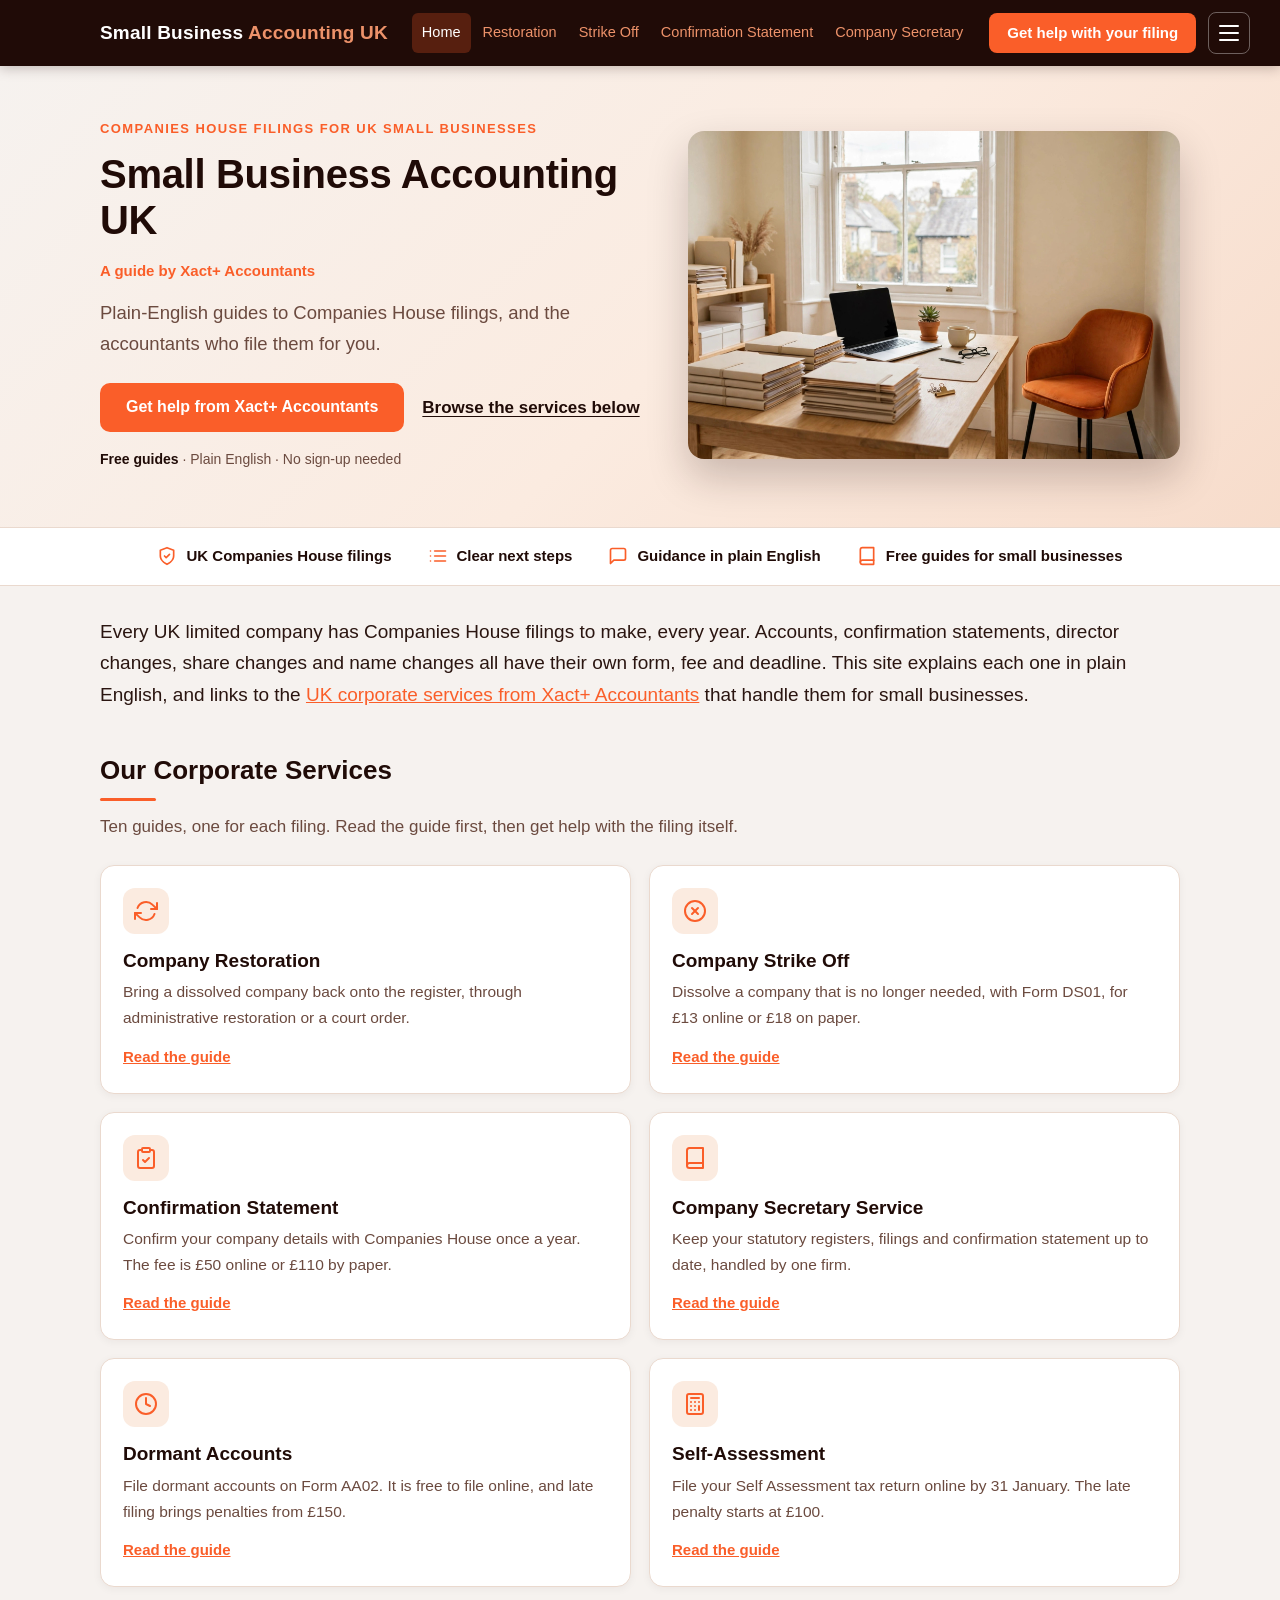
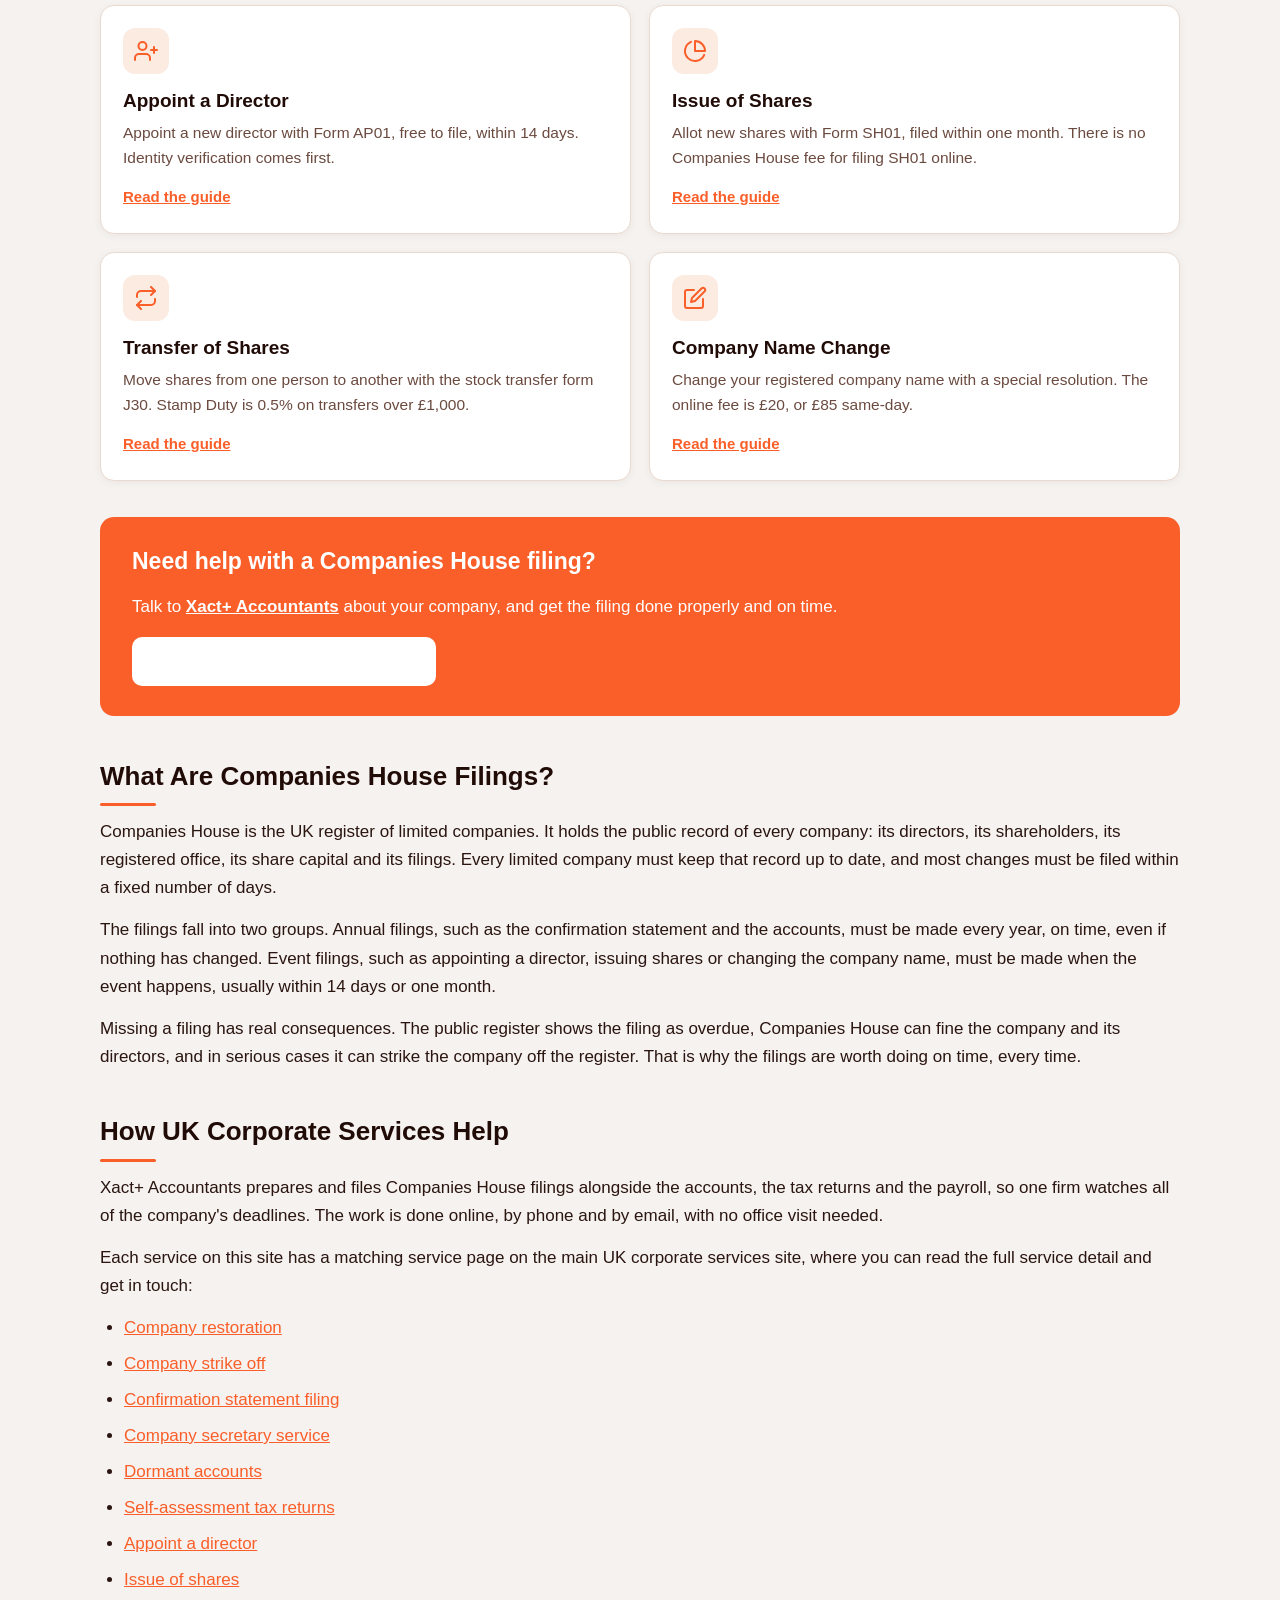
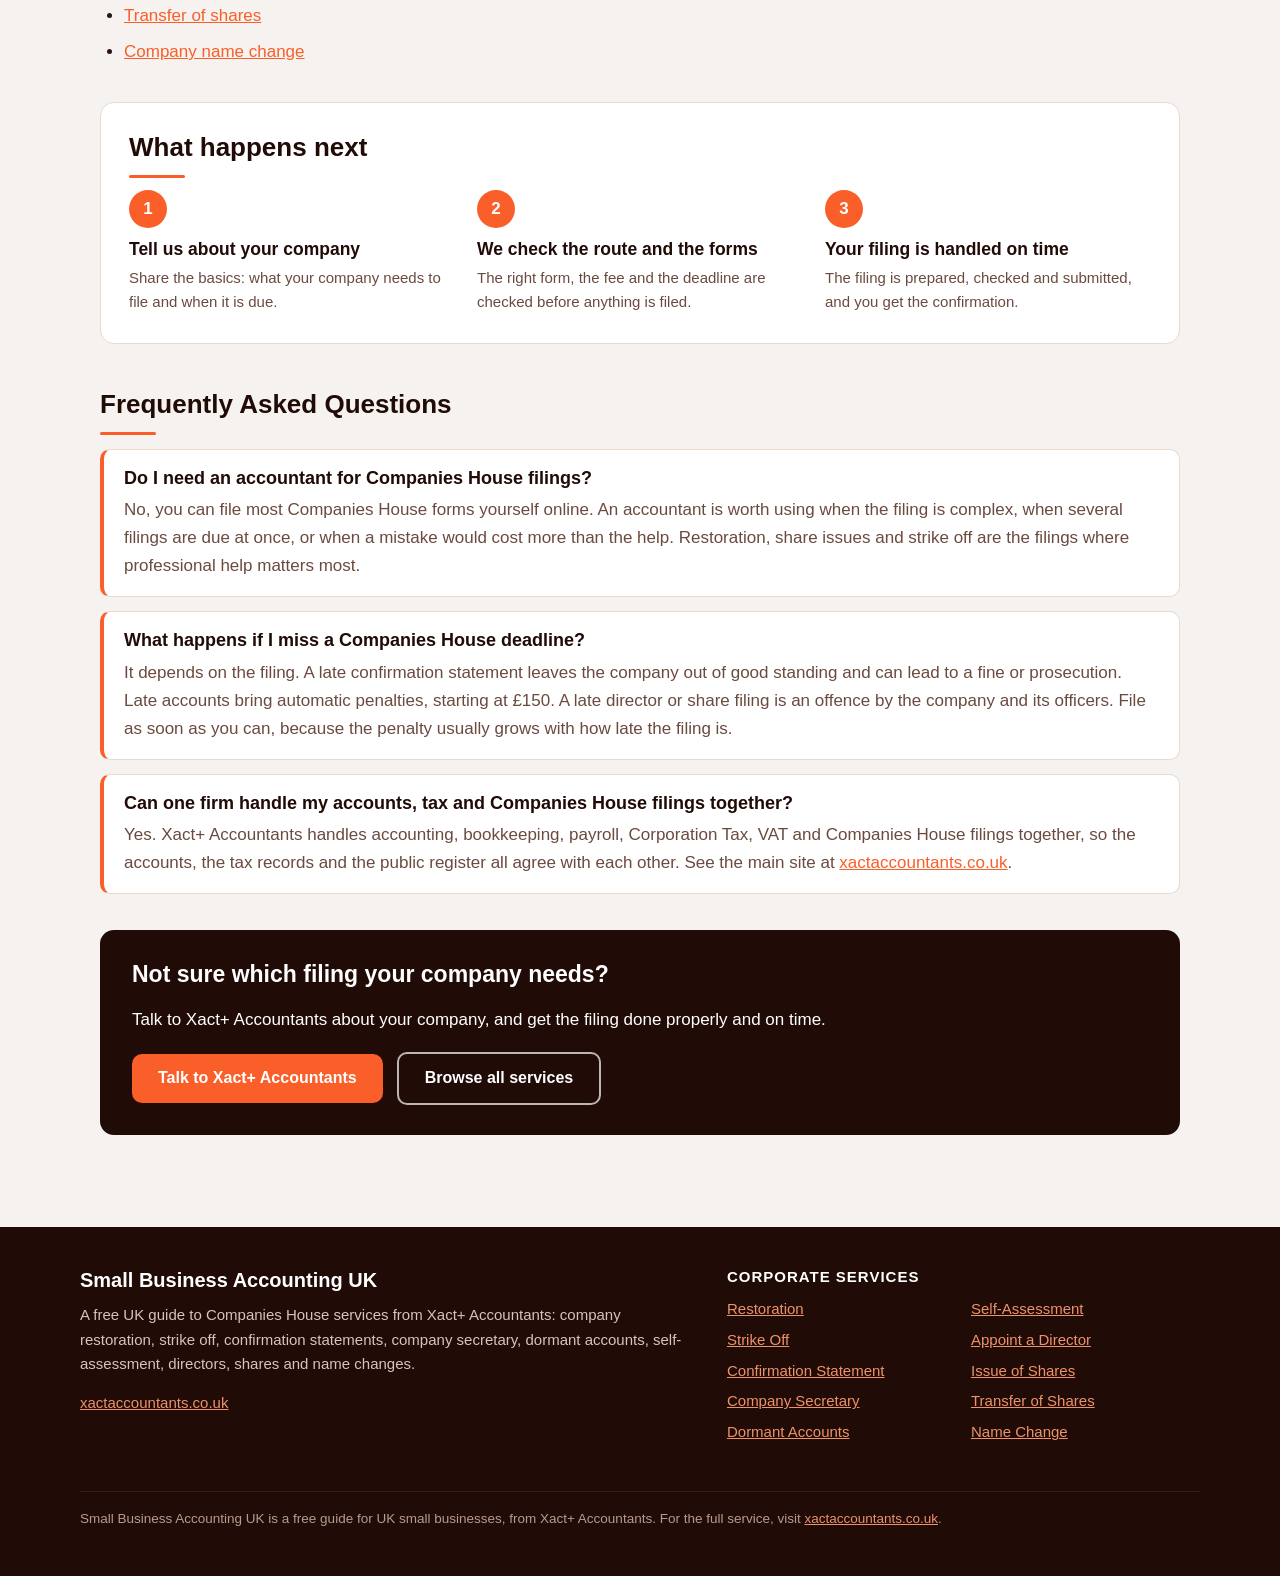
<file: index.html>
<!DOCTYPE html>
<html lang="en-GB">
<head>
<meta charset="utf-8">
<meta name="viewport" content="width=device-width, initial-scale=1">
<title>Small Business Accounting UK | Companies House Filings for UK Limited Companies</title>
<meta name="description" content="A free UK guide to Companies House filings: company restoration, strike off, confirmation statements, company secretary, dormant accounts, self-assessment, directors, shares and name changes.">
<link rel="stylesheet" href="style.css">
<script type="application/ld+json">
{"@context":"https://schema.org","@type":"WebSite","name":"Small Business Accounting UK","url":"https://xactaccountants.github.io/small-business-accounting-uk/"}
</script>
</head>
<body>
<header class="topbar">
<div class="topbar-inner">
<a class="brand" href="index.html">Small Business <span>Accounting UK</span></a>
<nav class="desktop-nav" aria-label="Main">
<a href="index.html" class="active">Home</a>
<a href="restoration.html">Restoration</a>
<a href="strike-off.html">Strike Off</a>
<a href="confirmation-statement.html">Confirmation Statement</a>
<a href="company-secretary.html">Company Secretary</a>
</nav>
<div class="header-actions">
<a class="btn btn-sm" href="https://xactaccountants.co.uk/">Get help with your filing</a>
<button class="menu-toggle" type="button" aria-expanded="false" aria-controls="site-menu" aria-label="Menu"><span></span><span></span><span></span></button>
</div>
</div>
<div class="mobile-menu" id="site-menu" hidden>
<a href="index.html" class="active">Home</a>
<a href="restoration.html">Restoration</a>
<a href="strike-off.html">Strike Off</a>
<a href="confirmation-statement.html">Confirmation Statement</a>
<a href="company-secretary.html">Company Secretary</a>
<a href="dormant-accounts.html">Dormant Accounts</a>
<a href="self-assessment.html">Self-Assessment</a>
<a href="appoint-a-director.html">Appoint a Director</a>
<a href="issue-of-shares.html">Issue of Shares</a>
<a href="transfer-of-shares.html">Transfer of Shares</a>
<a href="company-name-change.html">Name Change</a>
</div>
</header>
<section class="hero"><div class="hero-inner">
<div class="hero-copy">
<p class="eyebrow">Companies House filings for UK small businesses</p>
<h1>Small Business Accounting UK</h1>
<p class="hero-byline">A guide by Xact+ Accountants</p>
<p class="hero-sub">Plain-English guides to Companies House filings, and the accountants who file them for you.</p>
<div class="hero-cta">
<a class="btn" href="https://xactaccountants.co.uk/">Get help from Xact+ Accountants</a>
<a class="hero-link" href="#services">Browse the services below</a>
</div>
<p class="trust-line"><strong>Free guides</strong> · Plain English · No sign-up needed</p>
</div>
<div class="hero-media"><img src="images/hero-home.jpg" alt="A bright small business office with a tidy desk, laptop and company folders" width="1920" height="1280"></div>
</div></section>
<section class="trustbar"><div class="trustbar-inner">
<div class="trust-item"><svg viewBox="0 0 24 24" fill="none" stroke="currentColor" stroke-width="2" stroke-linecap="round" stroke-linejoin="round"><path d="M12 22s8-4 8-10V5l-8-3-8 3v7c0 6 8 10 8 10z"></path><polyline points="9 12 11 14 15 10"></polyline></svg> UK Companies House filings</div>
<div class="trust-item"><svg viewBox="0 0 24 24" fill="none" stroke="currentColor" stroke-width="2" stroke-linecap="round" stroke-linejoin="round"><line x1="8" y1="6" x2="21" y2="6"></line><line x1="8" y1="12" x2="21" y2="12"></line><line x1="8" y1="18" x2="21" y2="18"></line><line x1="3" y1="6" x2="3.01" y2="6"></line><line x1="3" y1="12" x2="3.01" y2="12"></line><line x1="3" y1="18" x2="3.01" y2="18"></line></svg> Clear next steps</div>
<div class="trust-item"><svg viewBox="0 0 24 24" fill="none" stroke="currentColor" stroke-width="2" stroke-linecap="round" stroke-linejoin="round"><path d="M21 15a2 2 0 0 1-2 2H7l-4 4V5a2 2 0 0 1 2-2h14a2 2 0 0 1 2 2z"></path></svg> Guidance in plain English</div>
<div class="trust-item"><svg viewBox="0 0 24 24" fill="none" stroke="currentColor" stroke-width="2" stroke-linecap="round" stroke-linejoin="round"><path d="M4 19.5A2.5 2.5 0 0 1 6.5 17H20"></path><path d="M6.5 2H20v20H6.5A2.5 2.5 0 0 1 4 19.5v-15A2.5 2.5 0 0 1 6.5 2z"></path></svg> Free guides for small businesses</div>
</div></section>
<main id="guide" class="wide">

<p class="lede">Every UK limited company has Companies House filings to make, every year. Accounts, confirmation statements, director changes, share changes and name changes all have their own form, fee and deadline. This site explains each one in plain English, and links to the <a href="https://xactaccountants.co.uk/">UK corporate services from Xact+ Accountants</a> that handle them for small businesses.</p>

<h2 id="services">Our Corporate Services</h2>
<p class="section-intro">Ten guides, one for each filing. Read the guide first, then get help with the filing itself.</p>
<div class="grid">
<div class="card">
<div class="card-icon"><svg viewBox="0 0 24 24" fill="none" stroke="currentColor" stroke-width="2" stroke-linecap="round" stroke-linejoin="round"><polyline points="23 4 23 10 17 10"></polyline><polyline points="1 20 1 14 7 14"></polyline><path d="M3.51 9a9 9 0 0 1 14.85-3.36L23 10M1 14l4.64 4.36A9 9 0 0 0 20.49 15"></path></svg></div>
<h3><a href="restoration.html">Company Restoration</a></h3>
<p>Bring a dissolved company back onto the register, through administrative restoration or a court order.</p>
<a class="card-link" href="restoration.html">Read the guide</a>
</div>
<div class="card">
<div class="card-icon"><svg viewBox="0 0 24 24" fill="none" stroke="currentColor" stroke-width="2" stroke-linecap="round" stroke-linejoin="round"><circle cx="12" cy="12" r="10"></circle><line x1="15" y1="9" x2="9" y2="15"></line><line x1="9" y1="9" x2="15" y2="15"></line></svg></div>
<h3><a href="strike-off.html">Company Strike Off</a></h3>
<p>Dissolve a company that is no longer needed, with Form DS01, for £13 online or £18 on paper.</p>
<a class="card-link" href="strike-off.html">Read the guide</a>
</div>
<div class="card">
<div class="card-icon"><svg viewBox="0 0 24 24" fill="none" stroke="currentColor" stroke-width="2" stroke-linecap="round" stroke-linejoin="round"><path d="M16 4h2a2 2 0 0 1 2 2v14a2 2 0 0 1-2 2H6a2 2 0 0 1-2-2V6a2 2 0 0 1 2-2h2"></path><rect x="8" y="2" width="8" height="4" rx="1" ry="1"></rect><polyline points="9 14 11 16 15 12"></polyline></svg></div>
<h3><a href="confirmation-statement.html">Confirmation Statement</a></h3>
<p>Confirm your company details with Companies House once a year. The fee is £50 online or £110 by paper.</p>
<a class="card-link" href="confirmation-statement.html">Read the guide</a>
</div>
<div class="card">
<div class="card-icon"><svg viewBox="0 0 24 24" fill="none" stroke="currentColor" stroke-width="2" stroke-linecap="round" stroke-linejoin="round"><path d="M4 19.5A2.5 2.5 0 0 1 6.5 17H20"></path><path d="M6.5 2H20v20H6.5A2.5 2.5 0 0 1 4 19.5v-15A2.5 2.5 0 0 1 6.5 2z"></path></svg></div>
<h3><a href="company-secretary.html">Company Secretary Service</a></h3>
<p>Keep your statutory registers, filings and confirmation statement up to date, handled by one firm.</p>
<a class="card-link" href="company-secretary.html">Read the guide</a>
</div>
<div class="card">
<div class="card-icon"><svg viewBox="0 0 24 24" fill="none" stroke="currentColor" stroke-width="2" stroke-linecap="round" stroke-linejoin="round"><circle cx="12" cy="12" r="10"></circle><polyline points="12 6 12 12 16 14"></polyline></svg></div>
<h3><a href="dormant-accounts.html">Dormant Accounts</a></h3>
<p>File dormant accounts on Form AA02. It is free to file online, and late filing brings penalties from £150.</p>
<a class="card-link" href="dormant-accounts.html">Read the guide</a>
</div>
<div class="card">
<div class="card-icon"><svg viewBox="0 0 24 24" fill="none" stroke="currentColor" stroke-width="2" stroke-linecap="round" stroke-linejoin="round"><rect x="4" y="2" width="16" height="20" rx="2"></rect><line x1="8" y1="6" x2="16" y2="6"></line><line x1="16" y1="14" x2="16" y2="18"></line><path d="M8 10h.01M12 10h.01M16 10h.01M8 14h.01M12 14h.01M8 18h.01M12 18h.01"></path></svg></div>
<h3><a href="self-assessment.html">Self-Assessment</a></h3>
<p>File your Self Assessment tax return online by 31 January. The late penalty starts at £100.</p>
<a class="card-link" href="self-assessment.html">Read the guide</a>
</div>
<div class="card">
<div class="card-icon"><svg viewBox="0 0 24 24" fill="none" stroke="currentColor" stroke-width="2" stroke-linecap="round" stroke-linejoin="round"><path d="M16 21v-2a4 4 0 0 0-4-4H5a4 4 0 0 0-4 4v2"></path><circle cx="8.5" cy="7" r="4"></circle><line x1="20" y1="8" x2="20" y2="14"></line><line x1="23" y1="11" x2="17" y2="11"></line></svg></div>
<h3><a href="appoint-a-director.html">Appoint a Director</a></h3>
<p>Appoint a new director with Form AP01, free to file, within 14 days. Identity verification comes first.</p>
<a class="card-link" href="appoint-a-director.html">Read the guide</a>
</div>
<div class="card">
<div class="card-icon"><svg viewBox="0 0 24 24" fill="none" stroke="currentColor" stroke-width="2" stroke-linecap="round" stroke-linejoin="round"><path d="M21.21 15.89A10 10 0 1 1 8 2.83"></path><path d="M22 12A10 10 0 0 0 12 2v10z"></path></svg></div>
<h3><a href="issue-of-shares.html">Issue of Shares</a></h3>
<p>Allot new shares with Form SH01, filed within one month. There is no Companies House fee for filing SH01 online.</p>
<a class="card-link" href="issue-of-shares.html">Read the guide</a>
</div>
<div class="card">
<div class="card-icon"><svg viewBox="0 0 24 24" fill="none" stroke="currentColor" stroke-width="2" stroke-linecap="round" stroke-linejoin="round"><polyline points="17 1 21 5 17 9"></polyline><path d="M3 11V9a4 4 0 0 1 4-4h14"></path><polyline points="7 23 3 19 7 15"></polyline><path d="M21 13v2a4 4 0 0 1-4 4H3"></path></svg></div>
<h3><a href="transfer-of-shares.html">Transfer of Shares</a></h3>
<p>Move shares from one person to another with the stock transfer form J30. Stamp Duty is 0.5% on transfers over £1,000.</p>
<a class="card-link" href="transfer-of-shares.html">Read the guide</a>
</div>
<div class="card">
<div class="card-icon"><svg viewBox="0 0 24 24" fill="none" stroke="currentColor" stroke-width="2" stroke-linecap="round" stroke-linejoin="round"><path d="M11 4H4a2 2 0 0 0-2 2v14a2 2 0 0 0 2 2h14a2 2 0 0 0 2-2v-7"></path><path d="M18.5 2.5a2.121 2.121 0 0 1 3 3L12 15l-4 1 1-4 9.5-9.5z"></path></svg></div>
<h3><a href="company-name-change.html">Company Name Change</a></h3>
<p>Change your registered company name with a special resolution. The online fee is £20, or £85 same-day.</p>
<a class="card-link" href="company-name-change.html">Read the guide</a>
</div>
</div>

<aside class="cta cta-mid">
<p class="cta-title">Need help with a Companies House filing?</p>
<p>Talk to <a href="https://xactaccountants.co.uk/">Xact+ Accountants</a> about your company, and get the filing done properly and on time.</p>
<a class="btn btn-light" href="https://xactaccountants.co.uk/">Get help from Xact+ Accountants</a>
</aside>

<h2>What Are Companies House Filings?</h2>
<p>Companies House is the UK register of limited companies. It holds the public record of every company: its directors, its shareholders, its registered office, its share capital and its filings. Every limited company must keep that record up to date, and most changes must be filed within a fixed number of days.</p>
<p>The filings fall into two groups. Annual filings, such as the confirmation statement and the accounts, must be made every year, on time, even if nothing has changed. Event filings, such as appointing a director, issuing shares or changing the company name, must be made when the event happens, usually within 14 days or one month.</p>
<p>Missing a filing has real consequences. The public register shows the filing as overdue, Companies House can fine the company and its directors, and in serious cases it can strike the company off the register. That is why the filings are worth doing on time, every time.</p>

<h2>How UK Corporate Services Help</h2>
<p>Xact+ Accountants prepares and files Companies House filings alongside the accounts, the tax returns and the payroll, so one firm watches all of the company's deadlines. The work is done online, by phone and by email, with no office visit needed.</p>
<p>Each service on this site has a matching service page on the main UK corporate services site, where you can read the full service detail and get in touch:</p>
<ul>
<li><a href="https://xactaccountants.co.uk/restoration-of-a-company/">Company restoration</a></li>
<li><a href="https://xactaccountants.co.uk/company-strike-off-service/">Company strike off</a></li>
<li><a href="https://xactaccountants.co.uk/confirmation-statement-filling/">Confirmation statement filing</a></li>
<li><a href="https://xactaccountants.co.uk/company-secretary-service/">Company secretary service</a></li>
<li><a href="https://xactaccountants.co.uk/dormant-accounts/">Dormant accounts</a></li>
<li><a href="https://xactaccountants.co.uk/self-assessment/">Self-assessment tax returns</a></li>
<li><a href="https://xactaccountants.co.uk/appoint-a-director/">Appoint a director</a></li>
<li><a href="https://xactaccountants.co.uk/issue-of-shares/">Issue of shares</a></li>
<li><a href="https://xactaccountants.co.uk/transfer-of-shares/">Transfer of shares</a></li>
<li><a href="https://xactaccountants.co.uk/company-name-change-service/">Company name change</a></li>
</ul>

<section class="steps">
<h2>What happens next</h2>
<ol class="steps-list">
<li><span class="step-num">1</span><h3>Tell us about your company</h3><p>Share the basics: what your company needs to file and when it is due.</p></li>
<li><span class="step-num">2</span><h3>We check the route and the forms</h3><p>The right form, the fee and the deadline are checked before anything is filed.</p></li>
<li><span class="step-num">3</span><h3>Your filing is handled on time</h3><p>The filing is prepared, checked and submitted, and you get the confirmation.</p></li>
</ol>
</section>

<h2>Frequently Asked Questions</h2>
<div class="faq">
<div class="faq-item">
<h3>Do I need an accountant for Companies House filings?</h3>
<p>No, you can file most Companies House forms yourself online. An accountant is worth using when the filing is complex, when several filings are due at once, or when a mistake would cost more than the help. Restoration, share issues and strike off are the filings where professional help matters most.</p>
</div>
<div class="faq-item">
<h3>What happens if I miss a Companies House deadline?</h3>
<p>It depends on the filing. A late confirmation statement leaves the company out of good standing and can lead to a fine or prosecution. Late accounts bring automatic penalties, starting at £150. A late director or share filing is an offence by the company and its officers. File as soon as you can, because the penalty usually grows with how late the filing is.</p>
</div>
<div class="faq-item">
<h3>Can one firm handle my accounts, tax and Companies House filings together?</h3>
<p>Yes. Xact+ Accountants handles accounting, bookkeeping, payroll, Corporation Tax, VAT and Companies House filings together, so the accounts, the tax records and the public register all agree with each other. See the main site at <a href="https://xactaccountants.co.uk/">xactaccountants.co.uk</a>.</p>
</div>
</div>

<aside class="cta cta-bottom">
<p class="cta-title">Not sure which filing your company needs?</p>
<p>Talk to Xact+ Accountants about your company, and get the filing done properly and on time.</p>
<div class="cta-actions">
<a class="btn" href="https://xactaccountants.co.uk/">Talk to Xact+ Accountants</a>
<a class="btn btn-outline-light" href="#services">Browse all services</a>
</div>
</aside>

</main>
<footer class="site"><div class="inner">
<div>
<h2>Small Business Accounting UK</h2>
<p>A free UK guide to Companies House services from Xact+ Accountants: company restoration, strike off, confirmation statements, company secretary, dormant accounts, self-assessment, directors, shares and name changes.</p>
<p><a href="https://xactaccountants.co.uk/">xactaccountants.co.uk</a></p>
</div>
<div>
<h3>Corporate services</h3>
<ul>
<li><a href="restoration.html">Restoration</a></li>
<li><a href="strike-off.html">Strike Off</a></li>
<li><a href="confirmation-statement.html">Confirmation Statement</a></li>
<li><a href="company-secretary.html">Company Secretary</a></li>
<li><a href="dormant-accounts.html">Dormant Accounts</a></li>
<li><a href="self-assessment.html">Self-Assessment</a></li>
<li><a href="appoint-a-director.html">Appoint a Director</a></li>
<li><a href="issue-of-shares.html">Issue of Shares</a></li>
<li><a href="transfer-of-shares.html">Transfer of Shares</a></li>
<li><a href="company-name-change.html">Name Change</a></li>
</ul>
</div>
<p class="foot-note">Small Business Accounting UK is a free guide for UK small businesses, from Xact+ Accountants. For the full service, visit <a href="https://xactaccountants.co.uk/">xactaccountants.co.uk</a>.</p>
</div></footer>

<script>
(function(){var b=document.querySelector('.menu-toggle'),m=document.getElementById('site-menu');if(!b||!m)return;b.addEventListener('click',function(){var open=m.hidden;m.hidden=!open;b.setAttribute('aria-expanded',String(open));b.classList.toggle('open',open);});m.addEventListener('click',function(e){if(e.target.tagName==='A'){m.hidden=true;b.setAttribute('aria-expanded','false');b.classList.remove('open');}});document.addEventListener('keydown',function(e){if(e.key==='Escape'&&!m.hidden){m.hidden=true;b.setAttribute('aria-expanded','false');b.classList.remove('open');}});})();
</script>
</body>
</html>
</file>
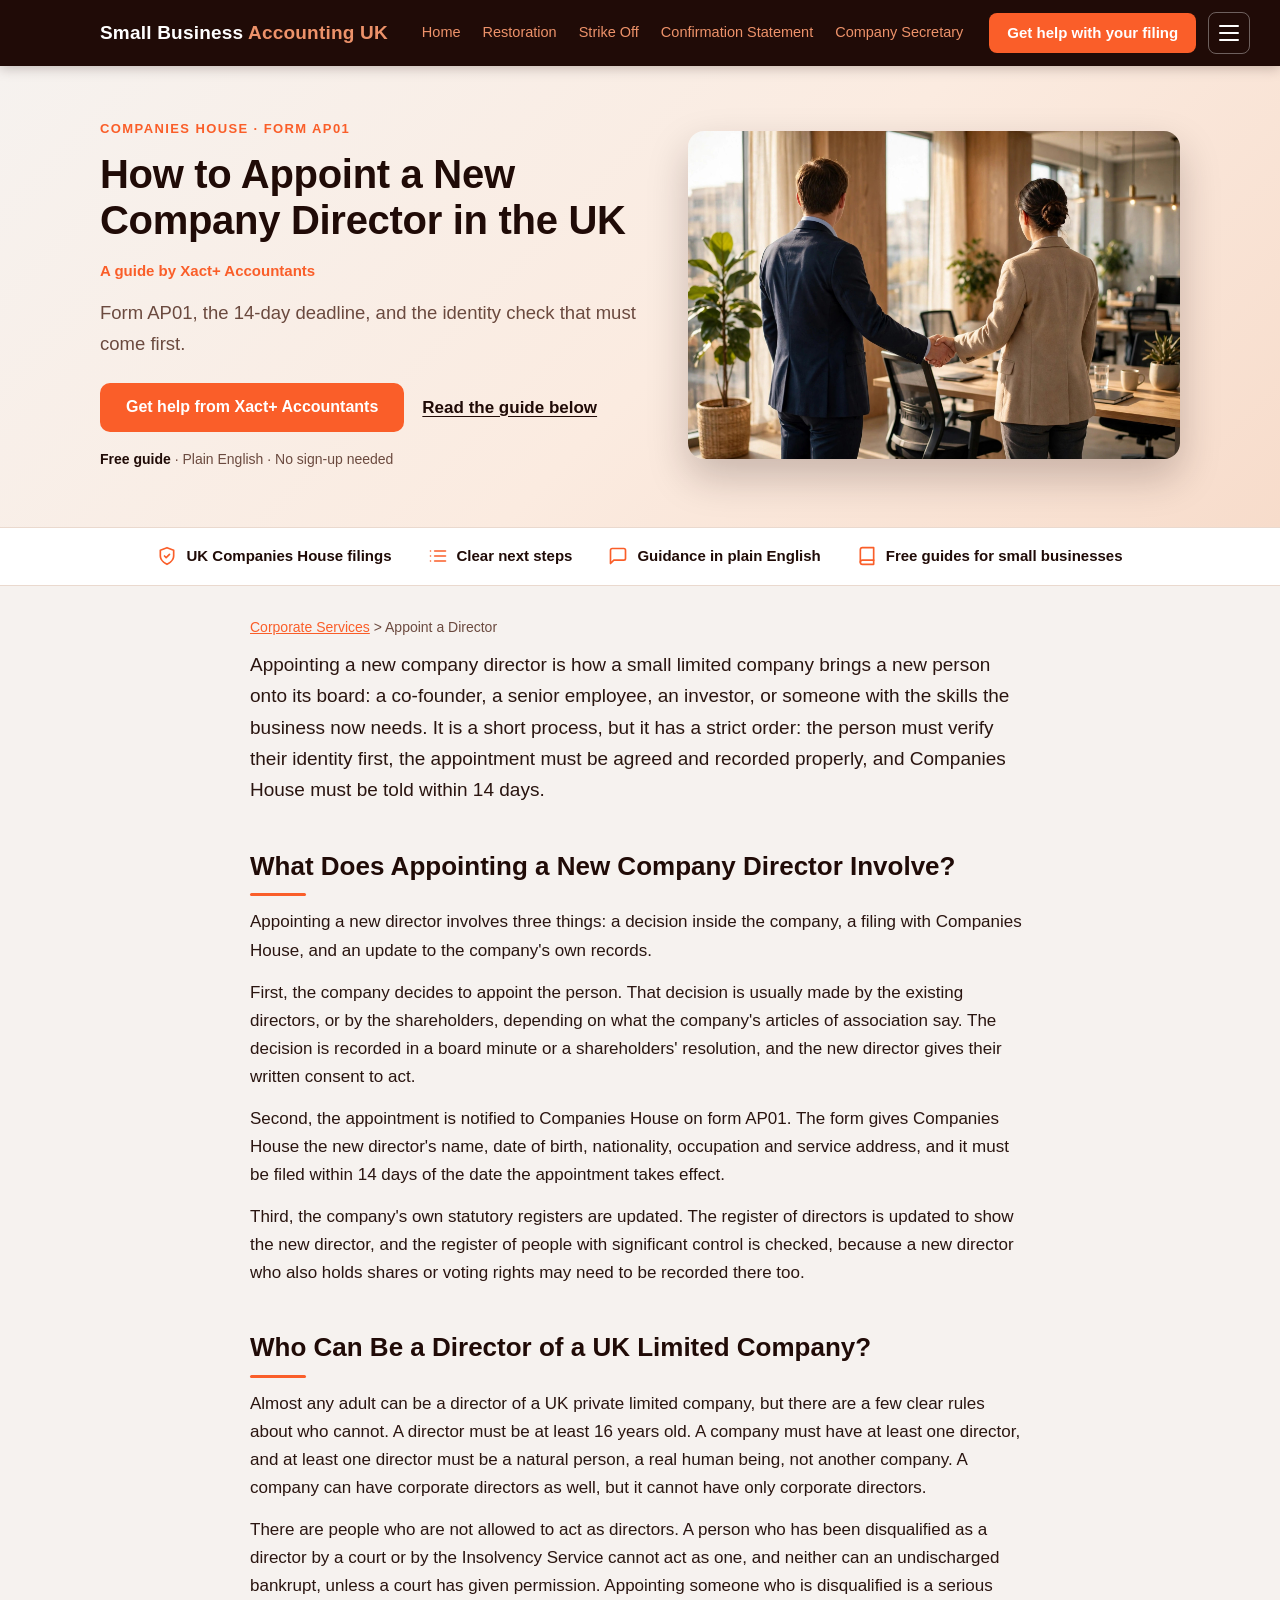
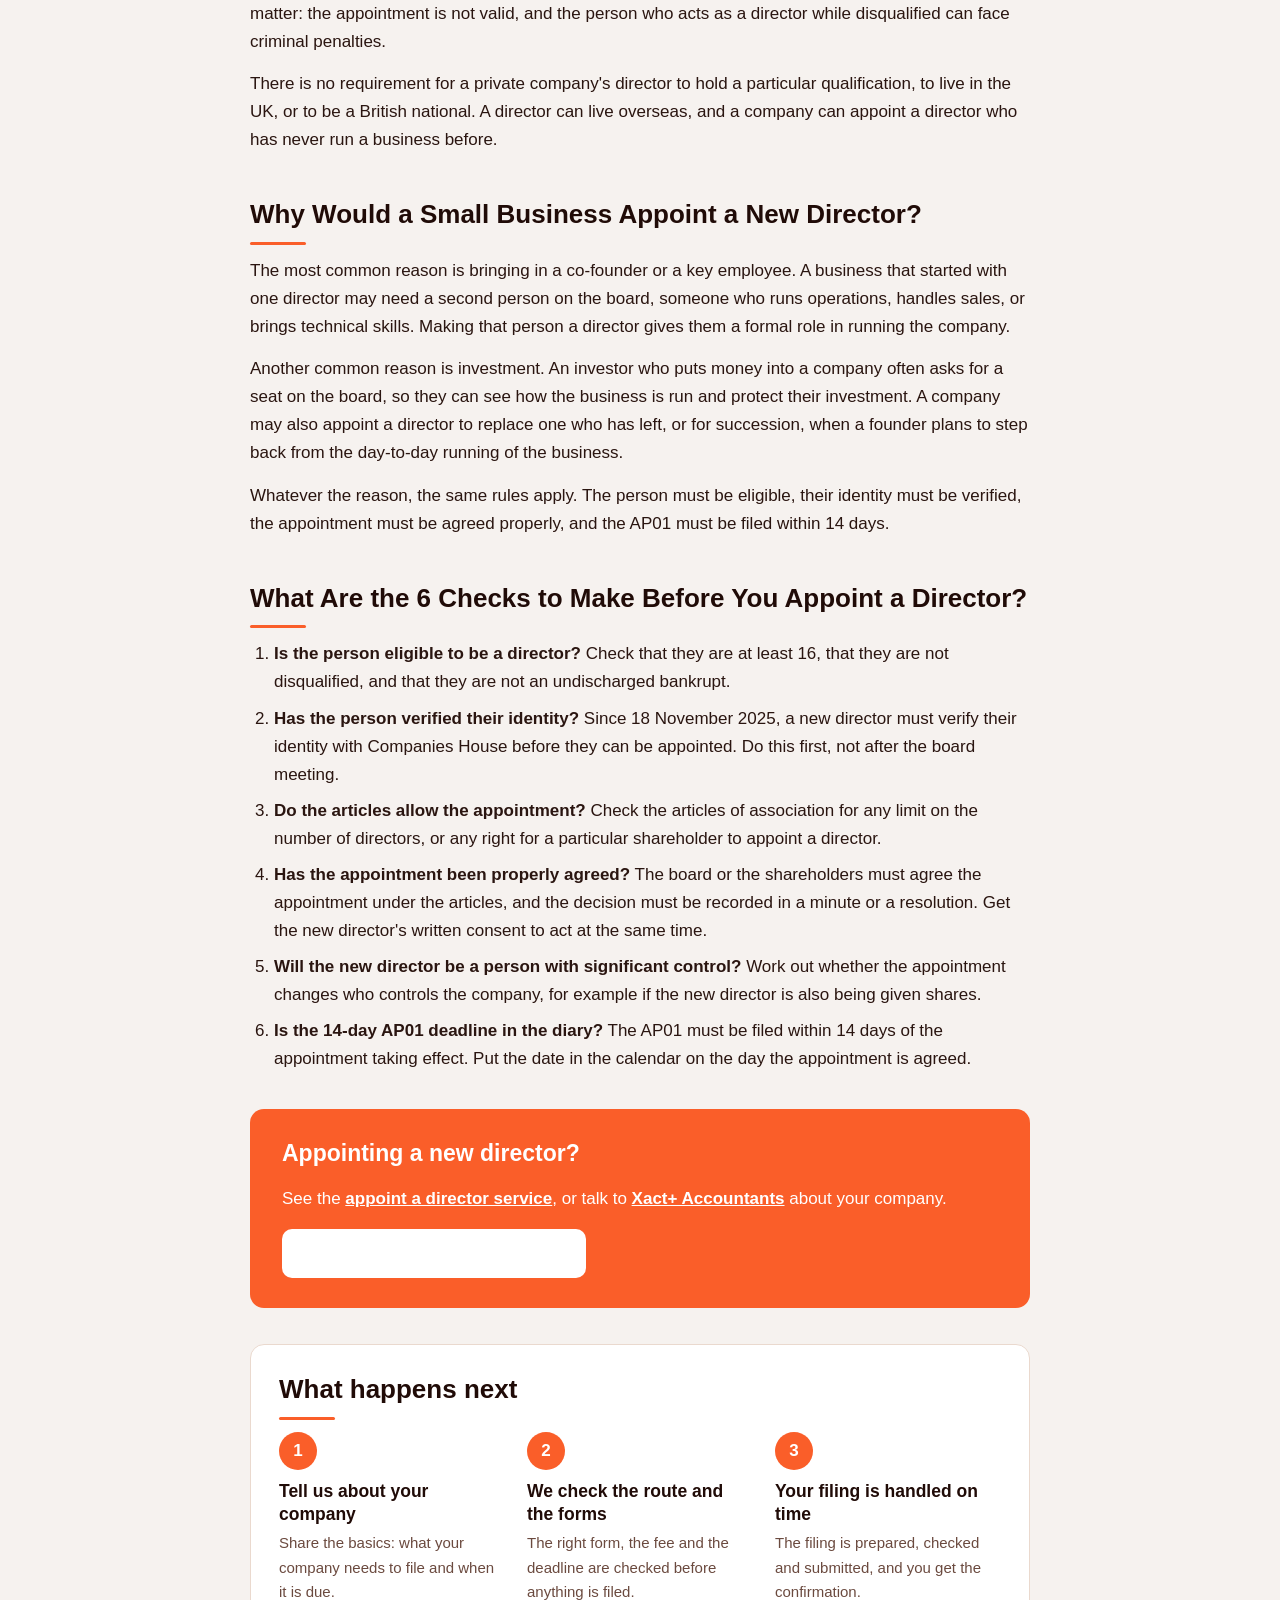
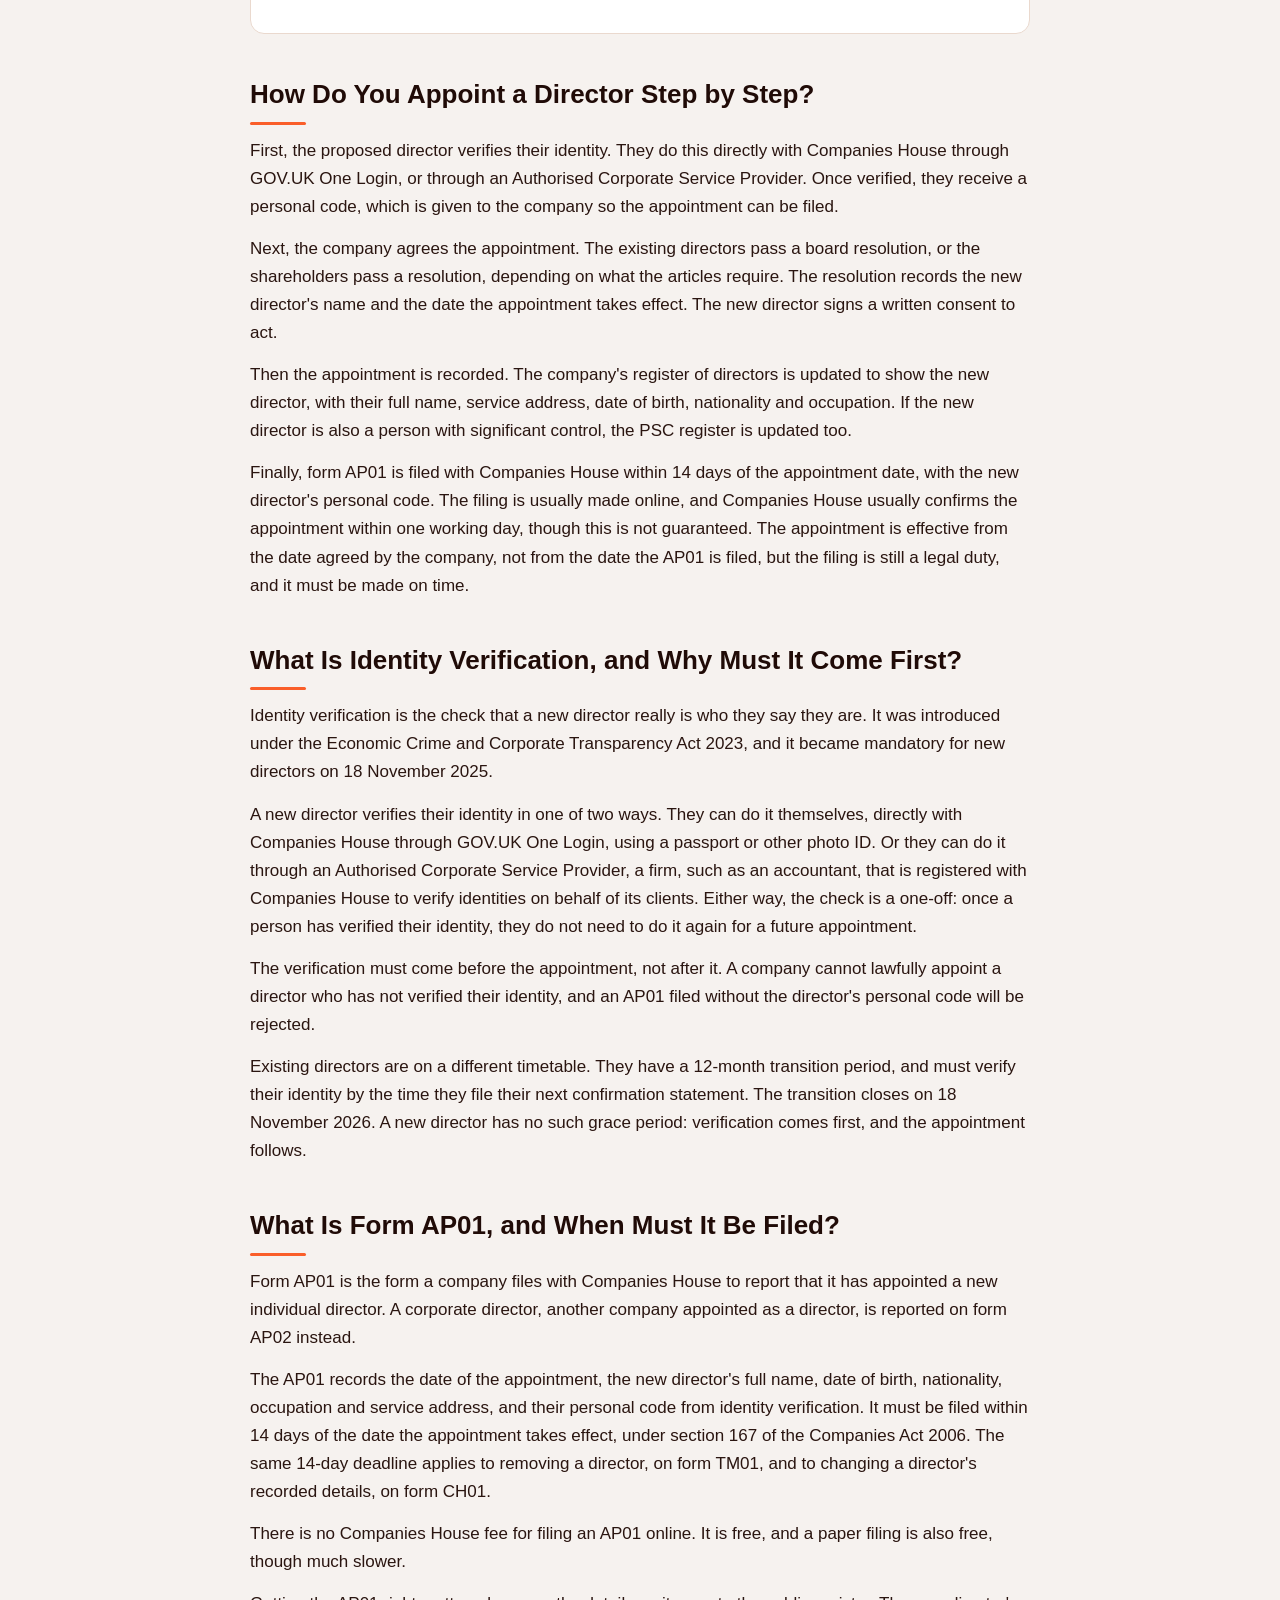
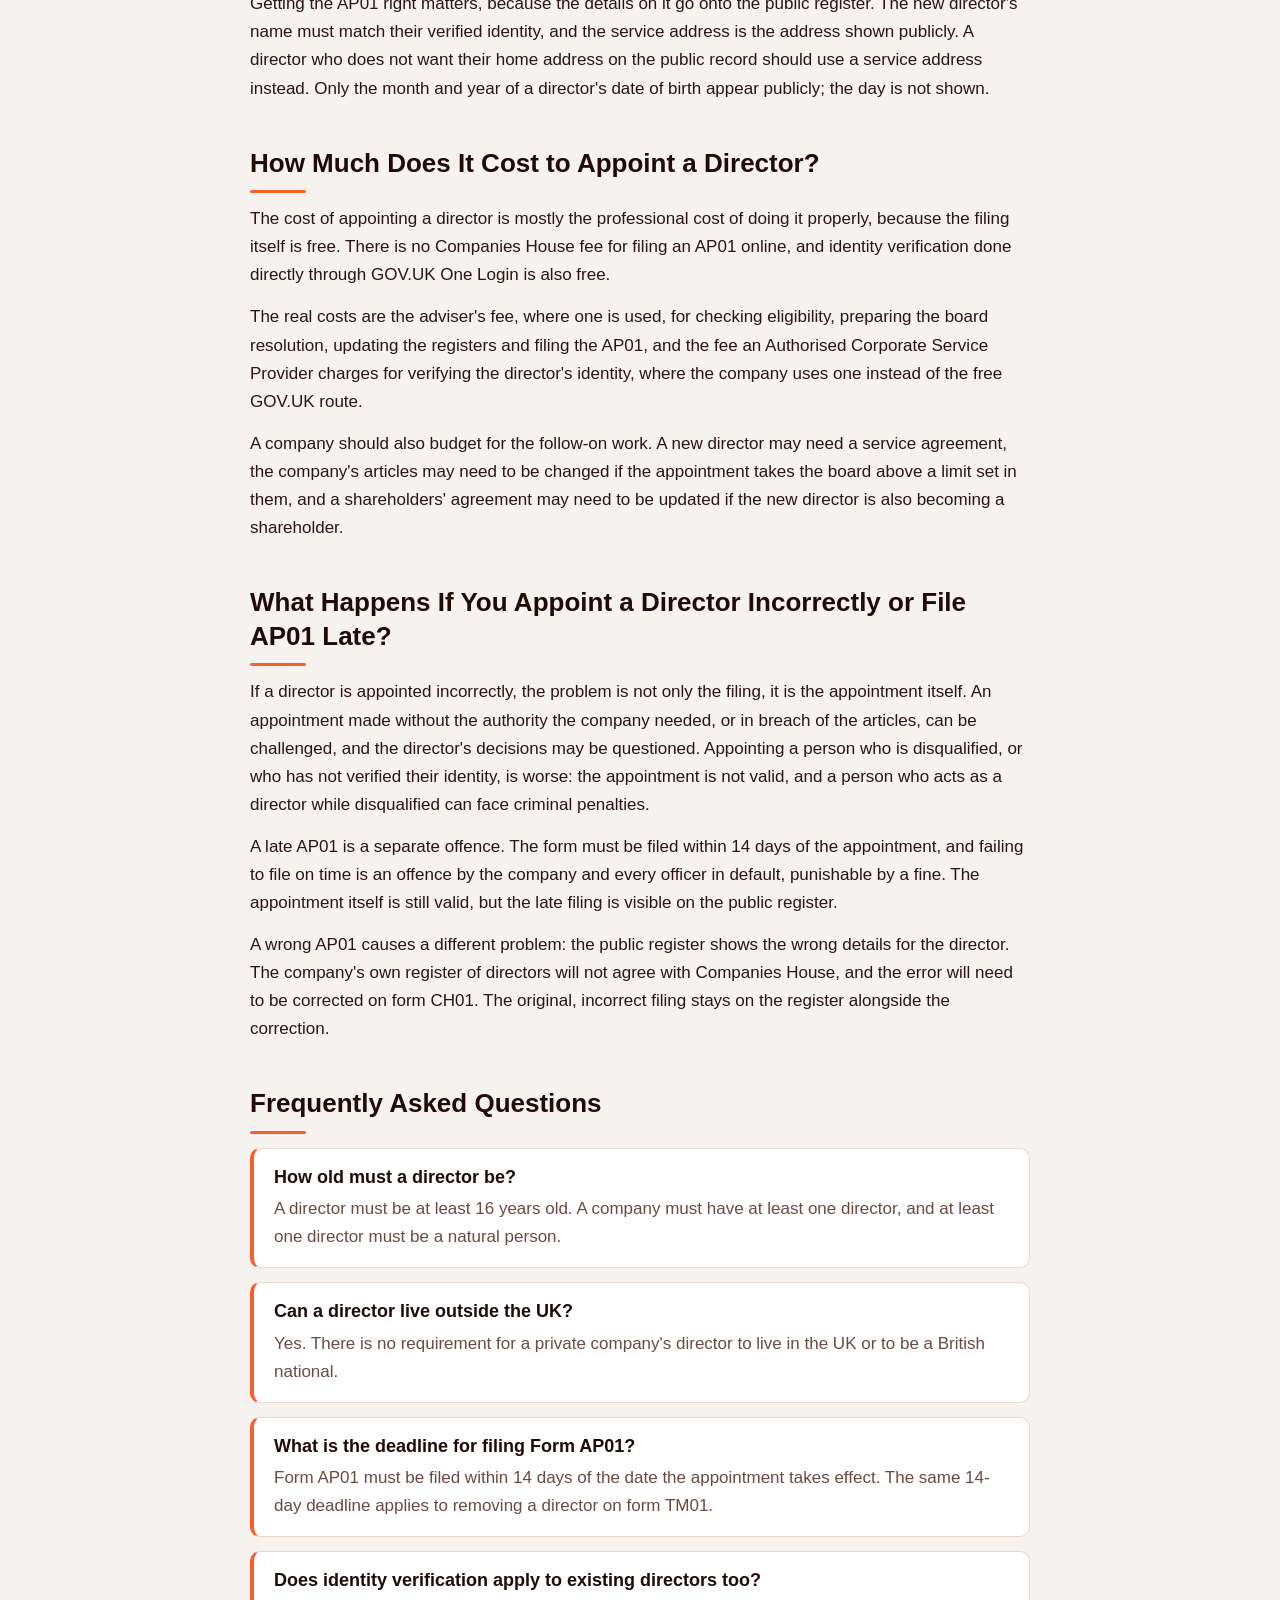
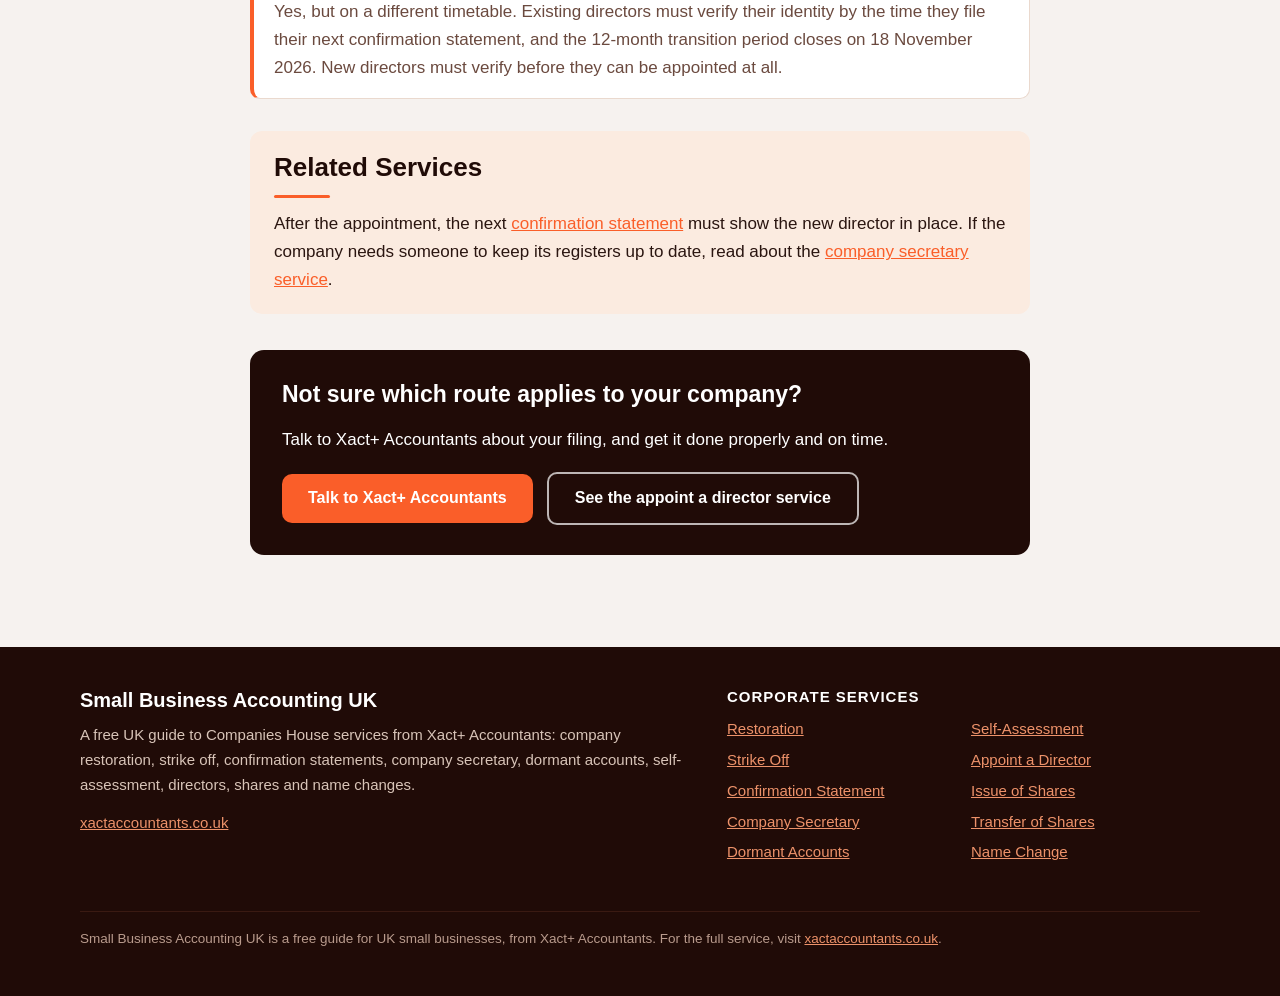
<file: appoint-a-director.html>
<!DOCTYPE html>
<html lang="en-GB">
<head>
<meta charset="utf-8">
<meta name="viewport" content="width=device-width, initial-scale=1">
<title>How to Appoint a New Company Director in the UK (Form AP01) | Small Business Accounting UK</title>
<meta name="description" content="Appoint a new company director with Form AP01. The filing is free and must be made within 14 days. Identity verification must come first, since 18 November 2025.">
<link rel="stylesheet" href="style.css">
</head>
<body>
<header class="topbar">
<div class="topbar-inner">
<a class="brand" href="index.html">Small Business <span>Accounting UK</span></a>
<nav class="desktop-nav" aria-label="Main">
<a href="index.html">Home</a>
<a href="restoration.html">Restoration</a>
<a href="strike-off.html">Strike Off</a>
<a href="confirmation-statement.html">Confirmation Statement</a>
<a href="company-secretary.html">Company Secretary</a>
</nav>
<div class="header-actions">
<a class="btn btn-sm" href="https://xactaccountants.co.uk/">Get help with your filing</a>
<button class="menu-toggle" type="button" aria-expanded="false" aria-controls="site-menu" aria-label="Menu"><span></span><span></span><span></span></button>
</div>
</div>
<div class="mobile-menu" id="site-menu" hidden>
<a href="index.html">Home</a>
<a href="restoration.html">Restoration</a>
<a href="strike-off.html">Strike Off</a>
<a href="confirmation-statement.html">Confirmation Statement</a>
<a href="company-secretary.html">Company Secretary</a>
<a href="dormant-accounts.html">Dormant Accounts</a>
<a href="self-assessment.html">Self-Assessment</a>
<a href="appoint-a-director.html" class="active">Appoint a Director</a>
<a href="issue-of-shares.html">Issue of Shares</a>
<a href="transfer-of-shares.html">Transfer of Shares</a>
<a href="company-name-change.html">Name Change</a>
</div>
</header>
<section class="hero"><div class="hero-inner">
<div class="hero-copy">
<p class="eyebrow">Companies House · Form AP01</p>
<h1>How to Appoint a New Company Director in the UK</h1>
<p class="hero-byline">A guide by Xact+ Accountants</p>
<p class="hero-sub">Form AP01, the 14-day deadline, and the identity check that must come first.</p>
<div class="hero-cta">
<a class="btn" href="https://xactaccountants.co.uk/appoint-a-director/">Get help from Xact+ Accountants</a>
<a class="hero-link" href="#guide">Read the guide below</a>
</div>
<p class="trust-line"><strong>Free guide</strong> · Plain English · No sign-up needed</p>
</div>
<div class="hero-media"><img src="images/hero-appoint-a-director.jpg" alt="Two business people shaking hands in a bright office, seen from behind" width="1920" height="1280"></div>
</div></section>
<section class="trustbar"><div class="trustbar-inner">
<div class="trust-item"><svg viewBox="0 0 24 24" fill="none" stroke="currentColor" stroke-width="2" stroke-linecap="round" stroke-linejoin="round"><path d="M12 22s8-4 8-10V5l-8-3-8 3v7c0 6 8 10 8 10z"></path><polyline points="9 12 11 14 15 10"></polyline></svg> UK Companies House filings</div>
<div class="trust-item"><svg viewBox="0 0 24 24" fill="none" stroke="currentColor" stroke-width="2" stroke-linecap="round" stroke-linejoin="round"><line x1="8" y1="6" x2="21" y2="6"></line><line x1="8" y1="12" x2="21" y2="12"></line><line x1="8" y1="18" x2="21" y2="18"></line><line x1="3" y1="6" x2="3.01" y2="6"></line><line x1="3" y1="12" x2="3.01" y2="12"></line><line x1="3" y1="18" x2="3.01" y2="18"></line></svg> Clear next steps</div>
<div class="trust-item"><svg viewBox="0 0 24 24" fill="none" stroke="currentColor" stroke-width="2" stroke-linecap="round" stroke-linejoin="round"><path d="M21 15a2 2 0 0 1-2 2H7l-4 4V5a2 2 0 0 1 2-2h14a2 2 0 0 1 2 2z"></path></svg> Guidance in plain English</div>
<div class="trust-item"><svg viewBox="0 0 24 24" fill="none" stroke="currentColor" stroke-width="2" stroke-linecap="round" stroke-linejoin="round"><path d="M4 19.5A2.5 2.5 0 0 1 6.5 17H20"></path><path d="M6.5 2H20v20H6.5A2.5 2.5 0 0 1 4 19.5v-15A2.5 2.5 0 0 1 6.5 2z"></path></svg> Free guides for small businesses</div>
</div></section>
<main id="guide">
<p class="crumb"><a href="index.html">Corporate Services</a> &gt; Appoint a Director</p>

<p class="lede">Appointing a new company director is how a small limited company brings a new person onto its board: a co-founder, a senior employee, an investor, or someone with the skills the business now needs. It is a short process, but it has a strict order: the person must verify their identity first, the appointment must be agreed and recorded properly, and Companies House must be told within 14 days.</p>





<h2>What Does Appointing a New Company Director Involve?</h2>
<p>Appointing a new director involves three things: a decision inside the company, a filing with Companies House, and an update to the company's own records.</p>
<p>First, the company decides to appoint the person. That decision is usually made by the existing directors, or by the shareholders, depending on what the company's articles of association say. The decision is recorded in a board minute or a shareholders' resolution, and the new director gives their written consent to act.</p>
<p>Second, the appointment is notified to Companies House on form AP01. The form gives Companies House the new director's name, date of birth, nationality, occupation and service address, and it must be filed within 14 days of the date the appointment takes effect.</p>
<p>Third, the company's own statutory registers are updated. The register of directors is updated to show the new director, and the register of people with significant control is checked, because a new director who also holds shares or voting rights may need to be recorded there too.</p>

<h2>Who Can Be a Director of a UK Limited Company?</h2>
<p>Almost any adult can be a director of a UK private limited company, but there are a few clear rules about who cannot. A director must be at least 16 years old. A company must have at least one director, and at least one director must be a natural person, a real human being, not another company. A company can have corporate directors as well, but it cannot have only corporate directors.</p>
<p>There are people who are not allowed to act as directors. A person who has been disqualified as a director by a court or by the Insolvency Service cannot act as one, and neither can an undischarged bankrupt, unless a court has given permission. Appointing someone who is disqualified is a serious matter: the appointment is not valid, and the person who acts as a director while disqualified can face criminal penalties.</p>
<p>There is no requirement for a private company's director to hold a particular qualification, to live in the UK, or to be a British national. A director can live overseas, and a company can appoint a director who has never run a business before.</p>

<h2>Why Would a Small Business Appoint a New Director?</h2>
<p>The most common reason is bringing in a co-founder or a key employee. A business that started with one director may need a second person on the board, someone who runs operations, handles sales, or brings technical skills. Making that person a director gives them a formal role in running the company.</p>
<p>Another common reason is investment. An investor who puts money into a company often asks for a seat on the board, so they can see how the business is run and protect their investment. A company may also appoint a director to replace one who has left, or for succession, when a founder plans to step back from the day-to-day running of the business.</p>
<p>Whatever the reason, the same rules apply. The person must be eligible, their identity must be verified, the appointment must be agreed properly, and the AP01 must be filed within 14 days.</p>

<h2>What Are the 6 Checks to Make Before You Appoint a Director?</h2>
<ol>
<li><strong>Is the person eligible to be a director?</strong> Check that they are at least 16, that they are not disqualified, and that they are not an undischarged bankrupt.</li>
<li><strong>Has the person verified their identity?</strong> Since 18 November 2025, a new director must verify their identity with Companies House before they can be appointed. Do this first, not after the board meeting.</li>
<li><strong>Do the articles allow the appointment?</strong> Check the articles of association for any limit on the number of directors, or any right for a particular shareholder to appoint a director.</li>
<li><strong>Has the appointment been properly agreed?</strong> The board or the shareholders must agree the appointment under the articles, and the decision must be recorded in a minute or a resolution. Get the new director's written consent to act at the same time.</li>
<li><strong>Will the new director be a person with significant control?</strong> Work out whether the appointment changes who controls the company, for example if the new director is also being given shares.</li>
<li><strong>Is the 14-day AP01 deadline in the diary?</strong> The AP01 must be filed within 14 days of the appointment taking effect. Put the date in the calendar on the day the appointment is agreed.</li>
</ol>

<aside class="cta cta-mid">
<p class="cta-title">Appointing a new director?</p>
<p>See the <a href="https://xactaccountants.co.uk/appoint-a-director/">appoint a director service</a>, or talk to <a href="https://xactaccountants.co.uk/">Xact+ Accountants</a> about your company.</p>
<a class="btn btn-light" href="https://xactaccountants.co.uk/appoint-a-director/">Get help from Xact+ Accountants</a>
</aside>

<section class="steps">
<h2>What happens next</h2>
<ol class="steps-list">
<li><span class="step-num">1</span><h3>Tell us about your company</h3><p>Share the basics: what your company needs to file and when it is due.</p></li>
<li><span class="step-num">2</span><h3>We check the route and the forms</h3><p>The right form, the fee and the deadline are checked before anything is filed.</p></li>
<li><span class="step-num">3</span><h3>Your filing is handled on time</h3><p>The filing is prepared, checked and submitted, and you get the confirmation.</p></li>
</ol>
</section>

<h2>How Do You Appoint a Director Step by Step?</h2>
<p>First, the proposed director verifies their identity. They do this directly with Companies House through GOV.UK One Login, or through an Authorised Corporate Service Provider. Once verified, they receive a personal code, which is given to the company so the appointment can be filed.</p>
<p>Next, the company agrees the appointment. The existing directors pass a board resolution, or the shareholders pass a resolution, depending on what the articles require. The resolution records the new director's name and the date the appointment takes effect. The new director signs a written consent to act.</p>
<p>Then the appointment is recorded. The company's register of directors is updated to show the new director, with their full name, service address, date of birth, nationality and occupation. If the new director is also a person with significant control, the PSC register is updated too.</p>
<p>Finally, form AP01 is filed with Companies House within 14 days of the appointment date, with the new director's personal code. The filing is usually made online, and Companies House usually confirms the appointment within one working day, though this is not guaranteed. The appointment is effective from the date agreed by the company, not from the date the AP01 is filed, but the filing is still a legal duty, and it must be made on time.</p>

<h2>What Is Identity Verification, and Why Must It Come First?</h2>
<p>Identity verification is the check that a new director really is who they say they are. It was introduced under the Economic Crime and Corporate Transparency Act 2023, and it became mandatory for new directors on 18 November 2025.</p>
<p>A new director verifies their identity in one of two ways. They can do it themselves, directly with Companies House through GOV.UK One Login, using a passport or other photo ID. Or they can do it through an Authorised Corporate Service Provider, a firm, such as an accountant, that is registered with Companies House to verify identities on behalf of its clients. Either way, the check is a one-off: once a person has verified their identity, they do not need to do it again for a future appointment.</p>
<p>The verification must come before the appointment, not after it. A company cannot lawfully appoint a director who has not verified their identity, and an AP01 filed without the director's personal code will be rejected.</p>
<p>Existing directors are on a different timetable. They have a 12-month transition period, and must verify their identity by the time they file their next confirmation statement. The transition closes on 18 November 2026. A new director has no such grace period: verification comes first, and the appointment follows.</p>

<h2>What Is Form AP01, and When Must It Be Filed?</h2>
<p>Form AP01 is the form a company files with Companies House to report that it has appointed a new individual director. A corporate director, another company appointed as a director, is reported on form AP02 instead.</p>
<p>The AP01 records the date of the appointment, the new director's full name, date of birth, nationality, occupation and service address, and their personal code from identity verification. It must be filed within 14 days of the date the appointment takes effect, under section 167 of the Companies Act 2006. The same 14-day deadline applies to removing a director, on form TM01, and to changing a director's recorded details, on form CH01.</p>
<p>There is no Companies House fee for filing an AP01 online. It is free, and a paper filing is also free, though much slower.</p>
<p>Getting the AP01 right matters, because the details on it go onto the public register. The new director's name must match their verified identity, and the service address is the address shown publicly. A director who does not want their home address on the public record should use a service address instead. Only the month and year of a director's date of birth appear publicly; the day is not shown.</p>

<h2>How Much Does It Cost to Appoint a Director?</h2>
<p>The cost of appointing a director is mostly the professional cost of doing it properly, because the filing itself is free. There is no Companies House fee for filing an AP01 online, and identity verification done directly through GOV.UK One Login is also free.</p>
<p>The real costs are the adviser's fee, where one is used, for checking eligibility, preparing the board resolution, updating the registers and filing the AP01, and the fee an Authorised Corporate Service Provider charges for verifying the director's identity, where the company uses one instead of the free GOV.UK route.</p>
<p>A company should also budget for the follow-on work. A new director may need a service agreement, the company's articles may need to be changed if the appointment takes the board above a limit set in them, and a shareholders' agreement may need to be updated if the new director is also becoming a shareholder.</p>

<h2>What Happens If You Appoint a Director Incorrectly or File AP01 Late?</h2>
<p>If a director is appointed incorrectly, the problem is not only the filing, it is the appointment itself. An appointment made without the authority the company needed, or in breach of the articles, can be challenged, and the director's decisions may be questioned. Appointing a person who is disqualified, or who has not verified their identity, is worse: the appointment is not valid, and a person who acts as a director while disqualified can face criminal penalties.</p>
<p>A late AP01 is a separate offence. The form must be filed within 14 days of the appointment, and failing to file on time is an offence by the company and every officer in default, punishable by a fine. The appointment itself is still valid, but the late filing is visible on the public register.</p>
<p>A wrong AP01 causes a different problem: the public register shows the wrong details for the director. The company's own register of directors will not agree with Companies House, and the error will need to be corrected on form CH01. The original, incorrect filing stays on the register alongside the correction.</p>


<h2>Frequently Asked Questions</h2>
<div class="faq">
<div class="faq-item">
<h3>How old must a director be?</h3>
<p>A director must be at least 16 years old. A company must have at least one director, and at least one director must be a natural person.</p>
</div>
<div class="faq-item">
<h3>Can a director live outside the UK?</h3>
<p>Yes. There is no requirement for a private company's director to live in the UK or to be a British national.</p>
</div>
<div class="faq-item">
<h3>What is the deadline for filing Form AP01?</h3>
<p>Form AP01 must be filed within 14 days of the date the appointment takes effect. The same 14-day deadline applies to removing a director on form TM01.</p>
</div>
<div class="faq-item">
<h3>Does identity verification apply to existing directors too?</h3>
<p>Yes, but on a different timetable. Existing directors must verify their identity by the time they file their next confirmation statement, and the 12-month transition period closes on 18 November 2026. New directors must verify before they can be appointed at all.</p>
</div>
</div><div class="related">
<h2>Related Services</h2>
<p>After the appointment, the next <a href="confirmation-statement.html">confirmation statement</a> must show the new director in place. If the company needs someone to keep its registers up to date, read about the <a href="company-secretary.html">company secretary service</a>.</p>
</div>



<aside class="cta cta-bottom">
<p class="cta-title">Not sure which route applies to your company?</p>
<p>Talk to Xact+ Accountants about your filing, and get it done properly and on time.</p>
<div class="cta-actions">
<a class="btn" href="https://xactaccountants.co.uk/">Talk to Xact+ Accountants</a>
<a class="btn btn-outline-light" href="https://xactaccountants.co.uk/appoint-a-director/">See the appoint a director service</a>
</div>
</aside>
</main>
<footer class="site"><div class="inner">
<div>
<h2>Small Business Accounting UK</h2>
<p>A free UK guide to Companies House services from Xact+ Accountants: company restoration, strike off, confirmation statements, company secretary, dormant accounts, self-assessment, directors, shares and name changes.</p>
<p><a href="https://xactaccountants.co.uk/">xactaccountants.co.uk</a></p>
</div>
<div>
<h3>Corporate services</h3>
<ul>
<li><a href="restoration.html">Restoration</a></li>
<li><a href="strike-off.html">Strike Off</a></li>
<li><a href="confirmation-statement.html">Confirmation Statement</a></li>
<li><a href="company-secretary.html">Company Secretary</a></li>
<li><a href="dormant-accounts.html">Dormant Accounts</a></li>
<li><a href="self-assessment.html">Self-Assessment</a></li>
<li><a href="appoint-a-director.html">Appoint a Director</a></li>
<li><a href="issue-of-shares.html">Issue of Shares</a></li>
<li><a href="transfer-of-shares.html">Transfer of Shares</a></li>
<li><a href="company-name-change.html">Name Change</a></li>
</ul>
</div>
<p class="foot-note">Small Business Accounting UK is a free guide for UK small businesses, from Xact+ Accountants. For the full service, visit <a href="https://xactaccountants.co.uk/">xactaccountants.co.uk</a>.</p>
</div></footer>

<script>
(function(){var b=document.querySelector('.menu-toggle'),m=document.getElementById('site-menu');if(!b||!m)return;b.addEventListener('click',function(){var open=m.hidden;m.hidden=!open;b.setAttribute('aria-expanded',String(open));b.classList.toggle('open',open);});m.addEventListener('click',function(e){if(e.target.tagName==='A'){m.hidden=true;b.setAttribute('aria-expanded','false');b.classList.remove('open');}});document.addEventListener('keydown',function(e){if(e.key==='Escape'&&!m.hidden){m.hidden=true;b.setAttribute('aria-expanded','false');b.classList.remove('open');}});})();
</script>
</body>
</html>
</file>
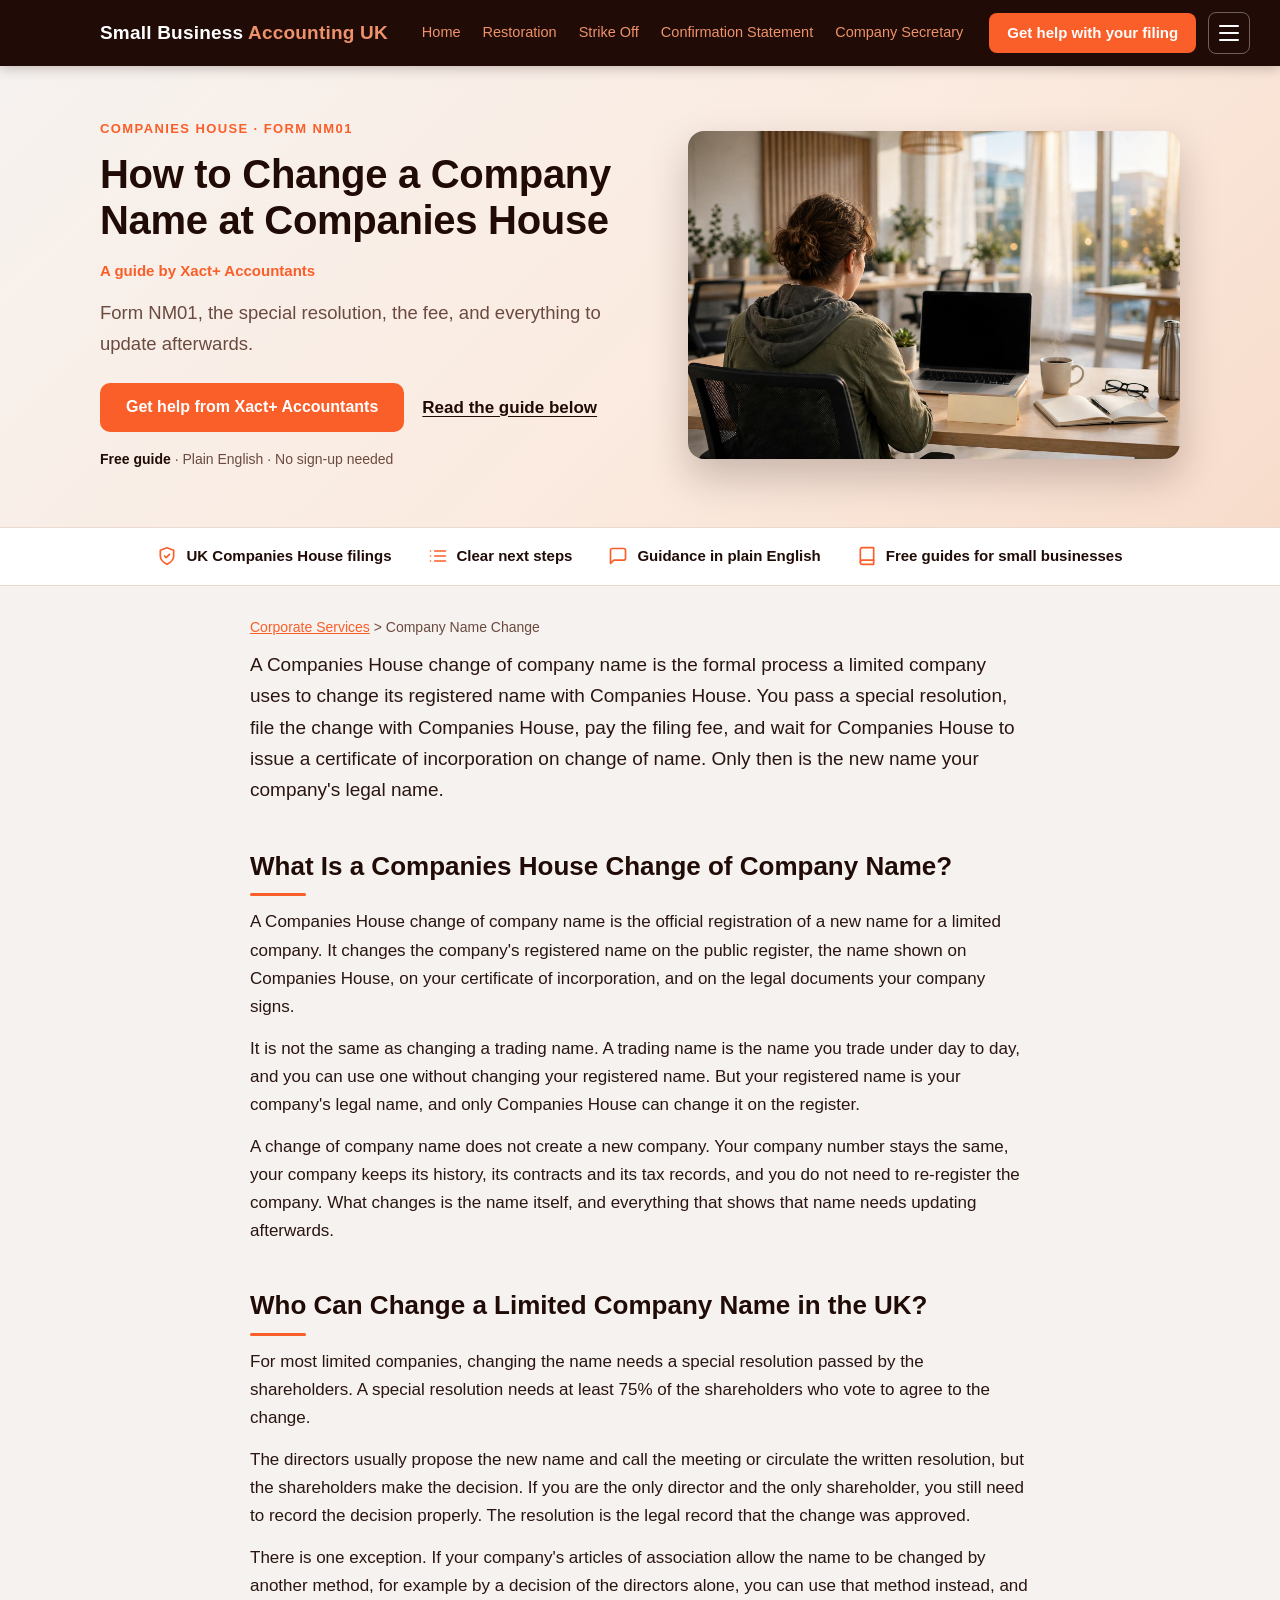
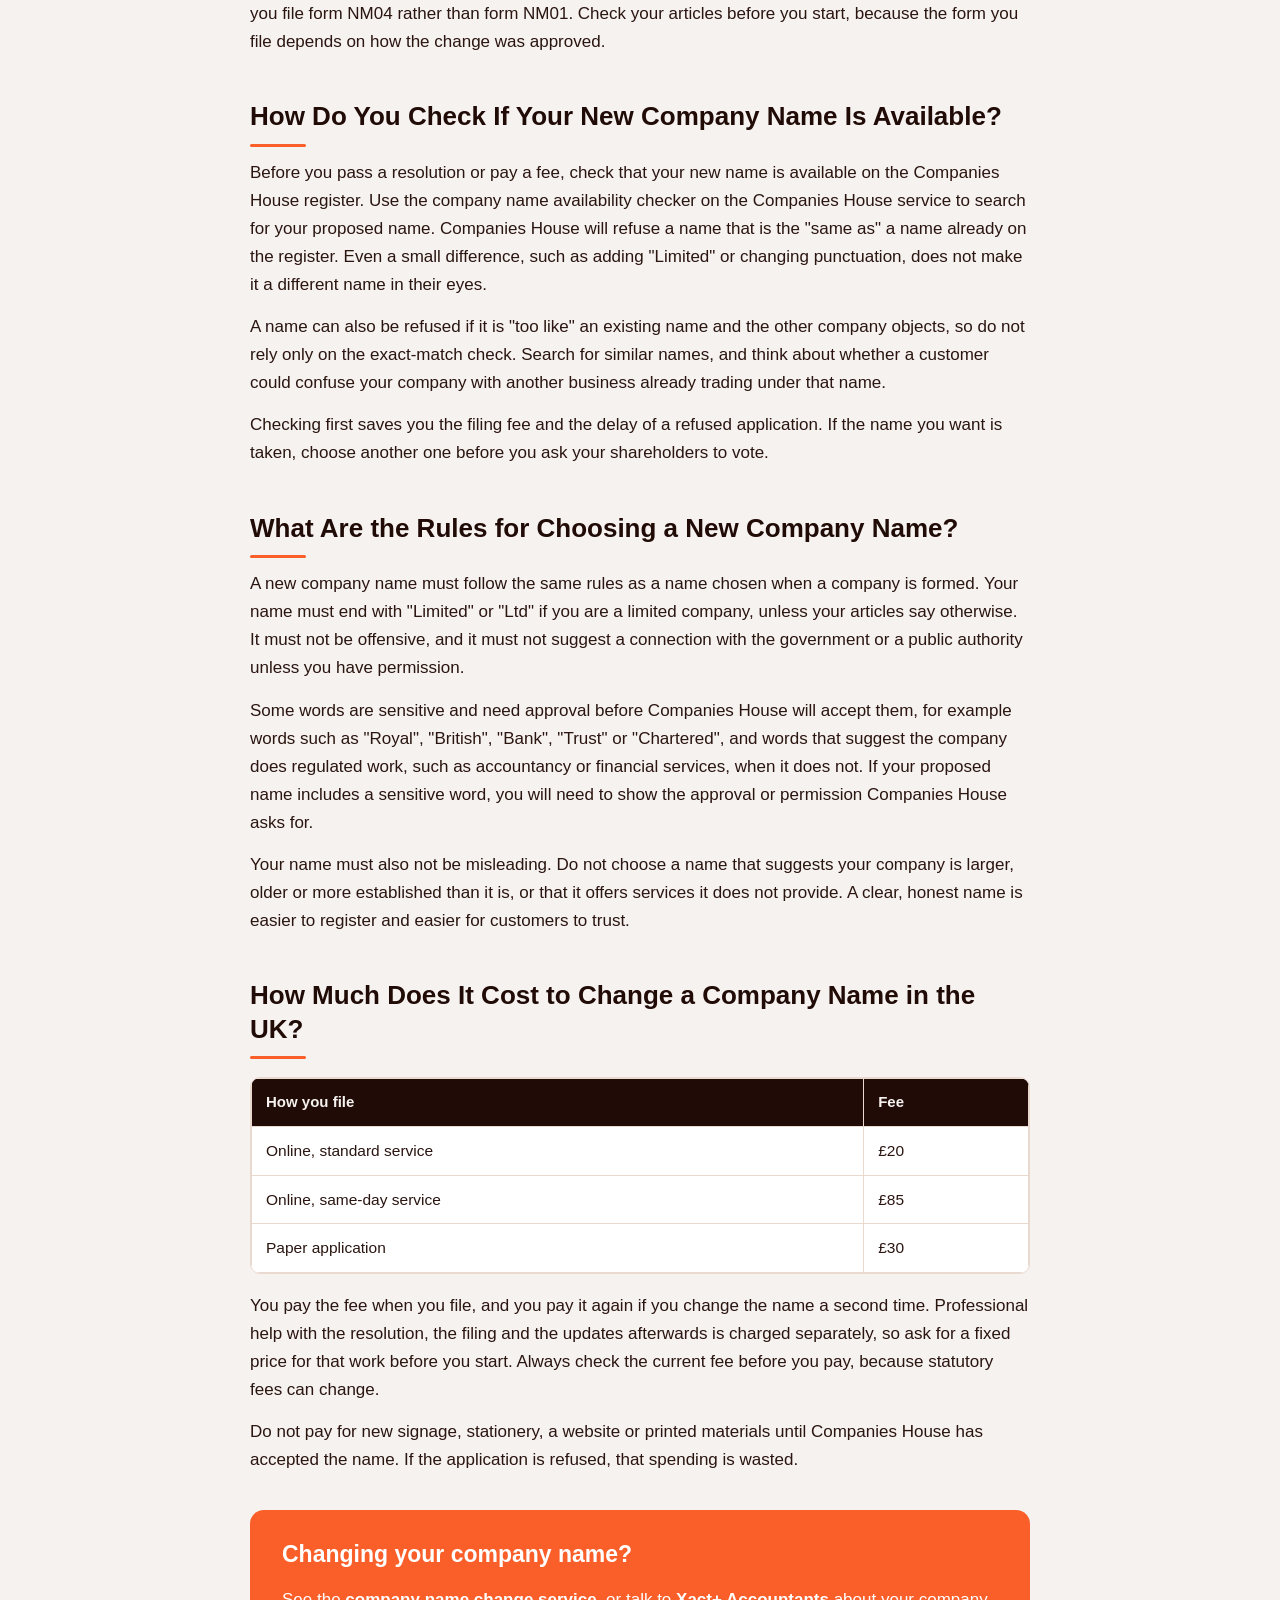
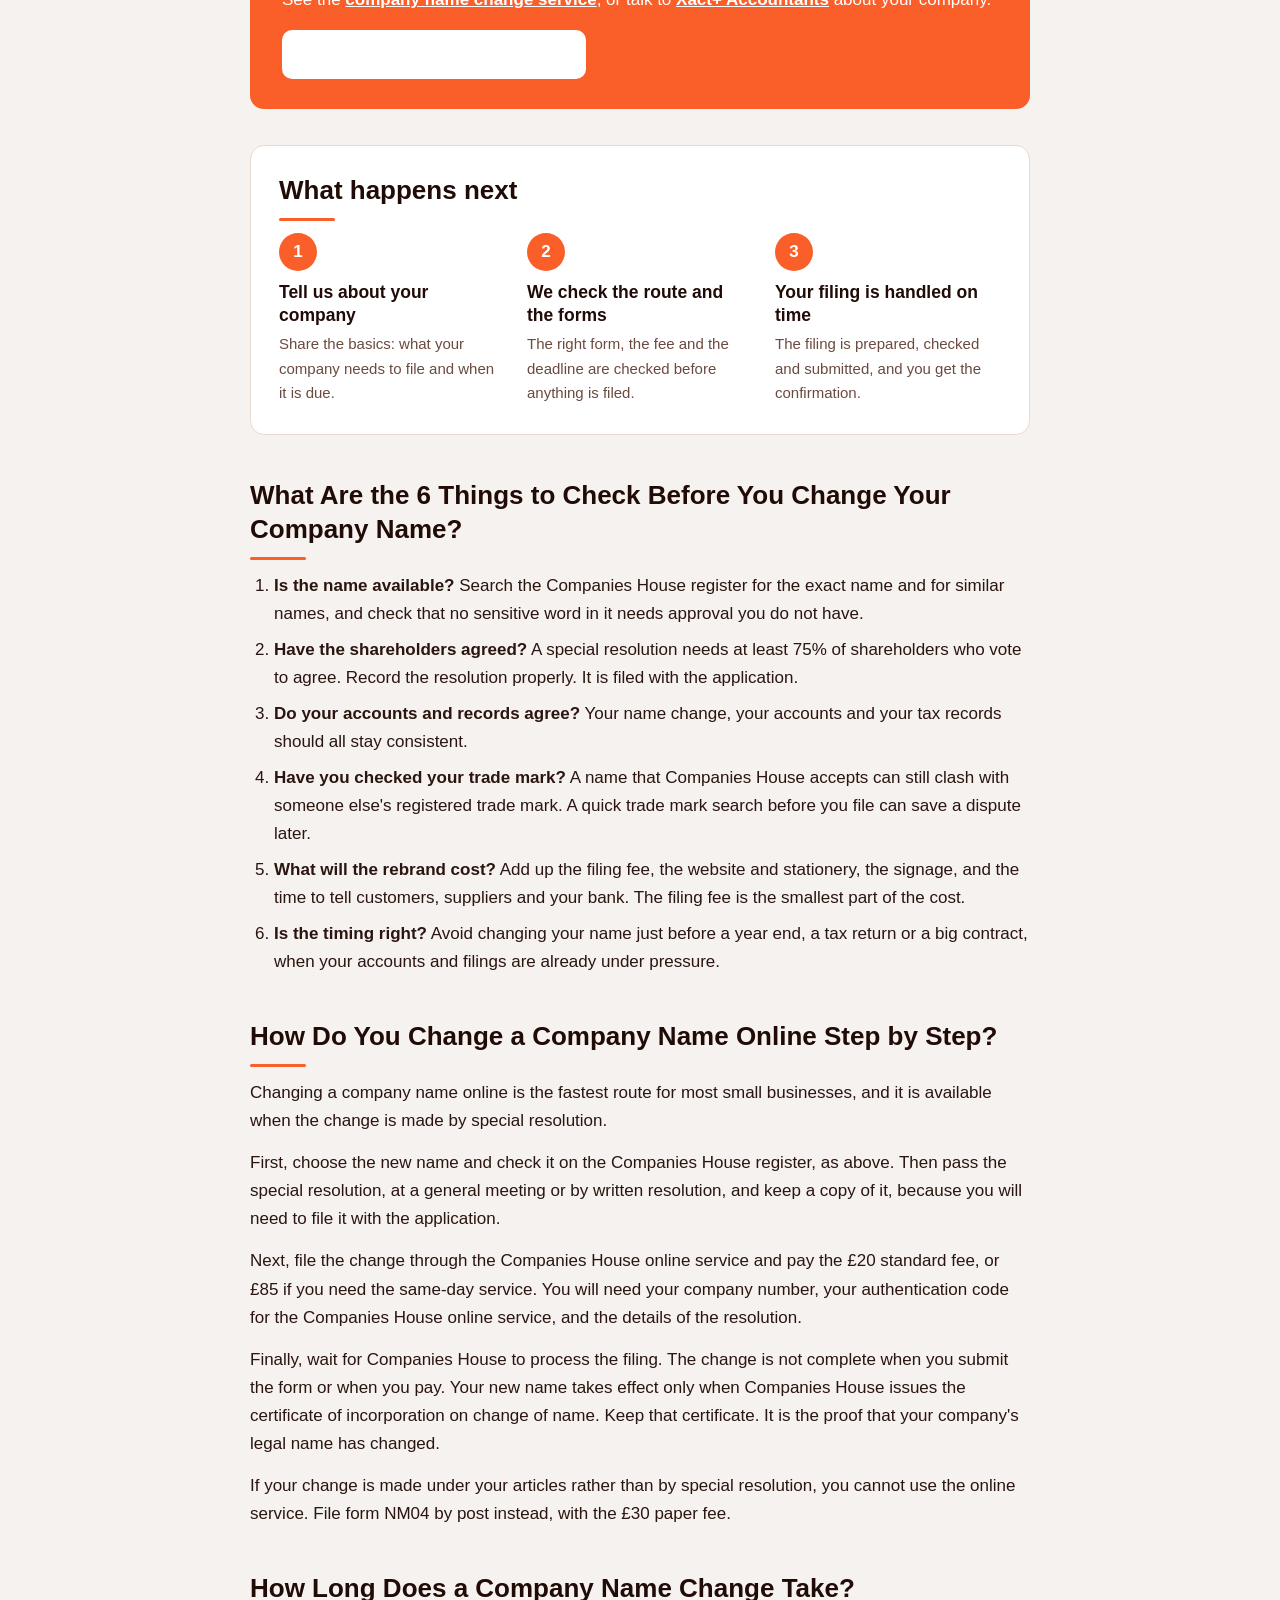
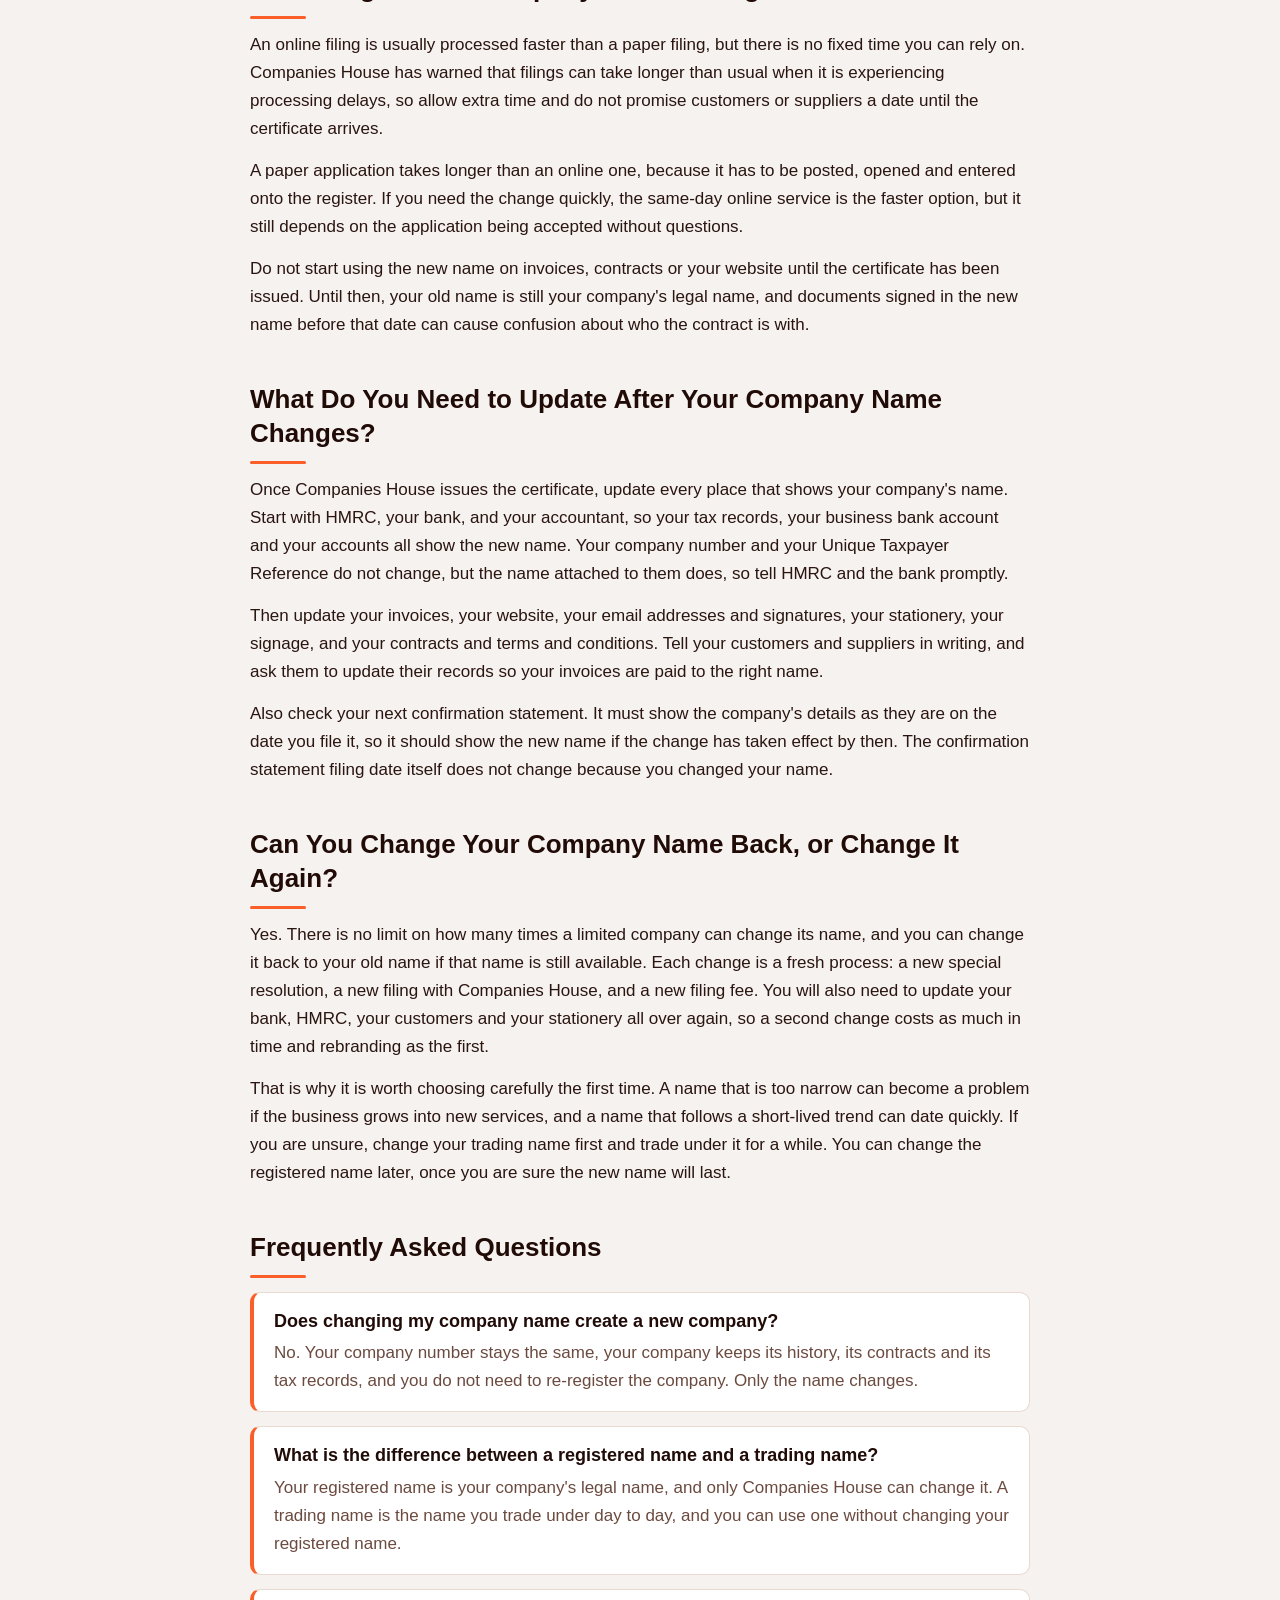
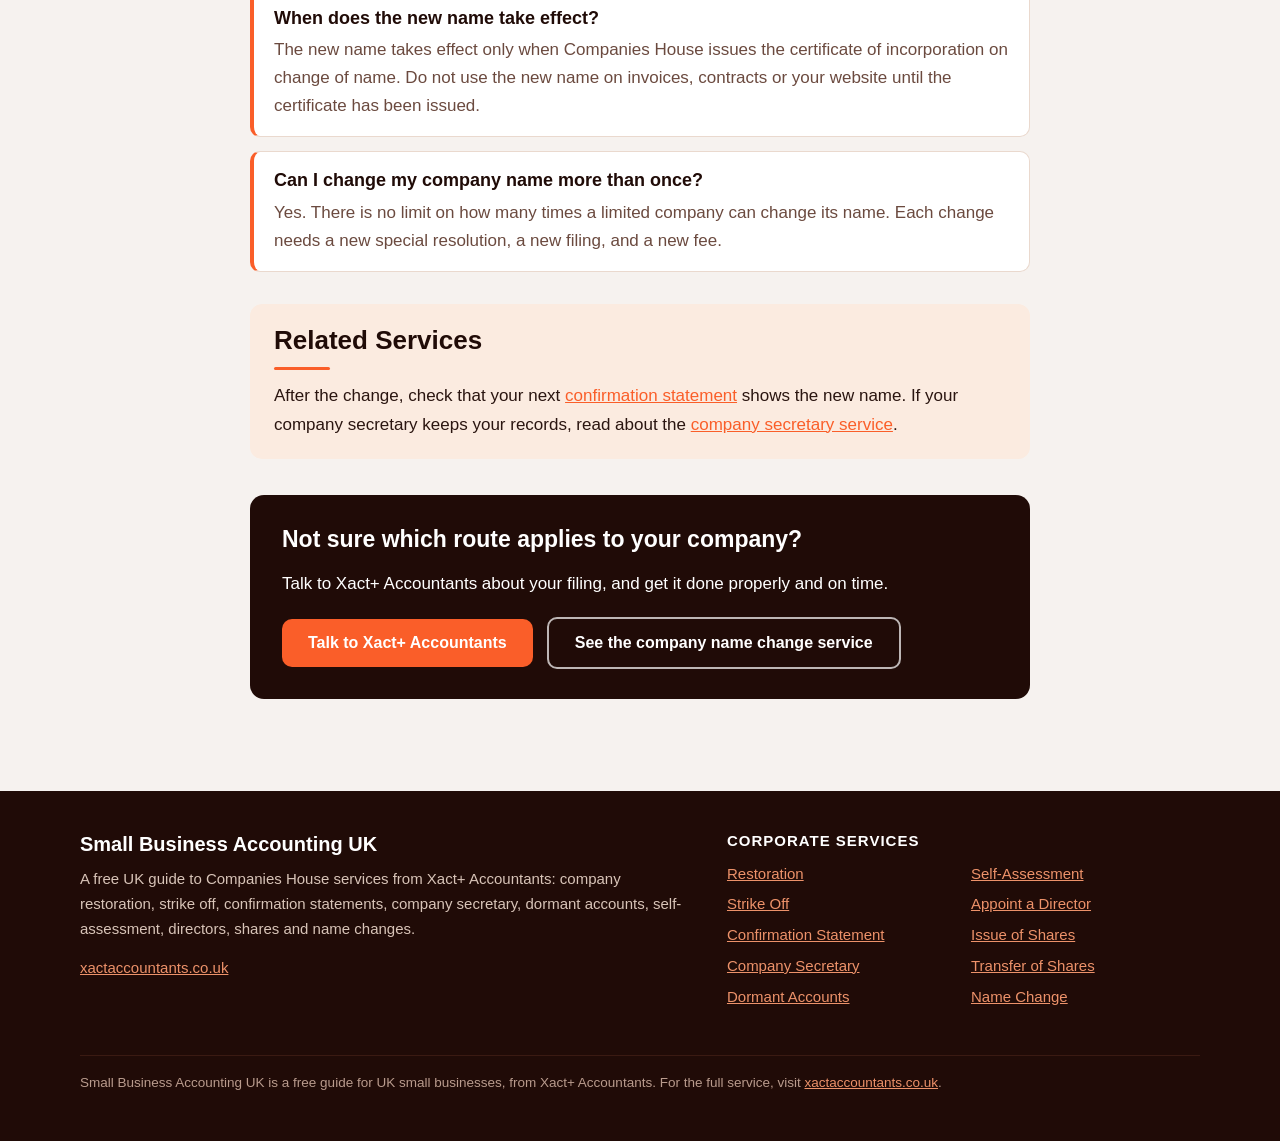
<file: company-name-change.html>
<!DOCTYPE html>
<html lang="en-GB">
<head>
<meta charset="utf-8">
<meta name="viewport" content="width=device-width, initial-scale=1">
<title>How to Change a Company Name at Companies House (Form NM01) | Small Business Accounting UK</title>
<meta name="description" content="Change your limited company name with Companies House. A special resolution needs 75% of shareholders. The online fee is £20, same-day £85, paper £30.">
<link rel="stylesheet" href="style.css">
</head>
<body>
<header class="topbar">
<div class="topbar-inner">
<a class="brand" href="index.html">Small Business <span>Accounting UK</span></a>
<nav class="desktop-nav" aria-label="Main">
<a href="index.html">Home</a>
<a href="restoration.html">Restoration</a>
<a href="strike-off.html">Strike Off</a>
<a href="confirmation-statement.html">Confirmation Statement</a>
<a href="company-secretary.html">Company Secretary</a>
</nav>
<div class="header-actions">
<a class="btn btn-sm" href="https://xactaccountants.co.uk/">Get help with your filing</a>
<button class="menu-toggle" type="button" aria-expanded="false" aria-controls="site-menu" aria-label="Menu"><span></span><span></span><span></span></button>
</div>
</div>
<div class="mobile-menu" id="site-menu" hidden>
<a href="index.html">Home</a>
<a href="restoration.html">Restoration</a>
<a href="strike-off.html">Strike Off</a>
<a href="confirmation-statement.html">Confirmation Statement</a>
<a href="company-secretary.html">Company Secretary</a>
<a href="dormant-accounts.html">Dormant Accounts</a>
<a href="self-assessment.html">Self-Assessment</a>
<a href="appoint-a-director.html">Appoint a Director</a>
<a href="issue-of-shares.html">Issue of Shares</a>
<a href="transfer-of-shares.html">Transfer of Shares</a>
<a href="company-name-change.html" class="active">Name Change</a>
</div>
</header>
<section class="hero"><div class="hero-inner">
<div class="hero-copy">
<p class="eyebrow">Companies House · Form NM01</p>
<h1>How to Change a Company Name at Companies House</h1>
<p class="hero-byline">A guide by Xact+ Accountants</p>
<p class="hero-sub">Form NM01, the special resolution, the fee, and everything to update afterwards.</p>
<div class="hero-cta">
<a class="btn" href="https://xactaccountants.co.uk/company-name-change-service/">Get help from Xact+ Accountants</a>
<a class="hero-link" href="#guide">Read the guide below</a>
</div>
<p class="trust-line"><strong>Free guide</strong> · Plain English · No sign-up needed</p>
</div>
<div class="hero-media"><img src="images/hero-company-name-change.jpg" alt="A person seen from behind working at a laptop in a bright office" width="1920" height="1280"></div>
</div></section>
<section class="trustbar"><div class="trustbar-inner">
<div class="trust-item"><svg viewBox="0 0 24 24" fill="none" stroke="currentColor" stroke-width="2" stroke-linecap="round" stroke-linejoin="round"><path d="M12 22s8-4 8-10V5l-8-3-8 3v7c0 6 8 10 8 10z"></path><polyline points="9 12 11 14 15 10"></polyline></svg> UK Companies House filings</div>
<div class="trust-item"><svg viewBox="0 0 24 24" fill="none" stroke="currentColor" stroke-width="2" stroke-linecap="round" stroke-linejoin="round"><line x1="8" y1="6" x2="21" y2="6"></line><line x1="8" y1="12" x2="21" y2="12"></line><line x1="8" y1="18" x2="21" y2="18"></line><line x1="3" y1="6" x2="3.01" y2="6"></line><line x1="3" y1="12" x2="3.01" y2="12"></line><line x1="3" y1="18" x2="3.01" y2="18"></line></svg> Clear next steps</div>
<div class="trust-item"><svg viewBox="0 0 24 24" fill="none" stroke="currentColor" stroke-width="2" stroke-linecap="round" stroke-linejoin="round"><path d="M21 15a2 2 0 0 1-2 2H7l-4 4V5a2 2 0 0 1 2-2h14a2 2 0 0 1 2 2z"></path></svg> Guidance in plain English</div>
<div class="trust-item"><svg viewBox="0 0 24 24" fill="none" stroke="currentColor" stroke-width="2" stroke-linecap="round" stroke-linejoin="round"><path d="M4 19.5A2.5 2.5 0 0 1 6.5 17H20"></path><path d="M6.5 2H20v20H6.5A2.5 2.5 0 0 1 4 19.5v-15A2.5 2.5 0 0 1 6.5 2z"></path></svg> Free guides for small businesses</div>
</div></section>
<main id="guide">
<p class="crumb"><a href="index.html">Corporate Services</a> &gt; Company Name Change</p>

<p class="lede">A Companies House change of company name is the formal process a limited company uses to change its registered name with Companies House. You pass a special resolution, file the change with Companies House, pay the filing fee, and wait for Companies House to issue a certificate of incorporation on change of name. Only then is the new name your company's legal name.</p>





<h2>What Is a Companies House Change of Company Name?</h2>
<p>A Companies House change of company name is the official registration of a new name for a limited company. It changes the company's registered name on the public register, the name shown on Companies House, on your certificate of incorporation, and on the legal documents your company signs.</p>
<p>It is not the same as changing a trading name. A trading name is the name you trade under day to day, and you can use one without changing your registered name. But your registered name is your company's legal name, and only Companies House can change it on the register.</p>
<p>A change of company name does not create a new company. Your company number stays the same, your company keeps its history, its contracts and its tax records, and you do not need to re-register the company. What changes is the name itself, and everything that shows that name needs updating afterwards.</p>

<h2>Who Can Change a Limited Company Name in the UK?</h2>
<p>For most limited companies, changing the name needs a special resolution passed by the shareholders. A special resolution needs at least 75% of the shareholders who vote to agree to the change.</p>
<p>The directors usually propose the new name and call the meeting or circulate the written resolution, but the shareholders make the decision. If you are the only director and the only shareholder, you still need to record the decision properly. The resolution is the legal record that the change was approved.</p>
<p>There is one exception. If your company's articles of association allow the name to be changed by another method, for example by a decision of the directors alone, you can use that method instead, and you file form NM04 rather than form NM01. Check your articles before you start, because the form you file depends on how the change was approved.</p>

<h2>How Do You Check If Your New Company Name Is Available?</h2>
<p>Before you pass a resolution or pay a fee, check that your new name is available on the Companies House register. Use the company name availability checker on the Companies House service to search for your proposed name. Companies House will refuse a name that is the "same as" a name already on the register. Even a small difference, such as adding "Limited" or changing punctuation, does not make it a different name in their eyes.</p>
<p>A name can also be refused if it is "too like" an existing name and the other company objects, so do not rely only on the exact-match check. Search for similar names, and think about whether a customer could confuse your company with another business already trading under that name.</p>
<p>Checking first saves you the filing fee and the delay of a refused application. If the name you want is taken, choose another one before you ask your shareholders to vote.</p>

<h2>What Are the Rules for Choosing a New Company Name?</h2>
<p>A new company name must follow the same rules as a name chosen when a company is formed. Your name must end with "Limited" or "Ltd" if you are a limited company, unless your articles say otherwise. It must not be offensive, and it must not suggest a connection with the government or a public authority unless you have permission.</p>
<p>Some words are sensitive and need approval before Companies House will accept them, for example words such as "Royal", "British", "Bank", "Trust" or "Chartered", and words that suggest the company does regulated work, such as accountancy or financial services, when it does not. If your proposed name includes a sensitive word, you will need to show the approval or permission Companies House asks for.</p>
<p>Your name must also not be misleading. Do not choose a name that suggests your company is larger, older or more established than it is, or that it offers services it does not provide. A clear, honest name is easier to register and easier for customers to trust.</p>

<h2>How Much Does It Cost to Change a Company Name in the UK?</h2>
<div class="table-wrap"><table>
<tr><th>How you file</th><th>Fee</th></tr>
<tr><td>Online, standard service</td><td>£20</td></tr>
<tr><td>Online, same-day service</td><td>£85</td></tr>
<tr><td>Paper application</td><td>£30</td></tr>
</table></div>
<p>You pay the fee when you file, and you pay it again if you change the name a second time. Professional help with the resolution, the filing and the updates afterwards is charged separately, so ask for a fixed price for that work before you start. Always check the current fee before you pay, because statutory fees can change.</p>
<p>Do not pay for new signage, stationery, a website or printed materials until Companies House has accepted the name. If the application is refused, that spending is wasted.</p>

<aside class="cta cta-mid">
<p class="cta-title">Changing your company name?</p>
<p>See the <a href="https://xactaccountants.co.uk/company-name-change-service/">company name change service</a>, or talk to <a href="https://xactaccountants.co.uk/">Xact+ Accountants</a> about your company.</p>
<a class="btn btn-light" href="https://xactaccountants.co.uk/company-name-change-service/">Get help from Xact+ Accountants</a>
</aside>

<section class="steps">
<h2>What happens next</h2>
<ol class="steps-list">
<li><span class="step-num">1</span><h3>Tell us about your company</h3><p>Share the basics: what your company needs to file and when it is due.</p></li>
<li><span class="step-num">2</span><h3>We check the route and the forms</h3><p>The right form, the fee and the deadline are checked before anything is filed.</p></li>
<li><span class="step-num">3</span><h3>Your filing is handled on time</h3><p>The filing is prepared, checked and submitted, and you get the confirmation.</p></li>
</ol>
</section>

<h2>What Are the 6 Things to Check Before You Change Your Company Name?</h2>
<ol>
<li><strong>Is the name available?</strong> Search the Companies House register for the exact name and for similar names, and check that no sensitive word in it needs approval you do not have.</li>
<li><strong>Have the shareholders agreed?</strong> A special resolution needs at least 75% of shareholders who vote to agree. Record the resolution properly. It is filed with the application.</li>
<li><strong>Do your accounts and records agree?</strong> Your name change, your accounts and your tax records should all stay consistent.</li>
<li><strong>Have you checked your trade mark?</strong> A name that Companies House accepts can still clash with someone else's registered trade mark. A quick trade mark search before you file can save a dispute later.</li>
<li><strong>What will the rebrand cost?</strong> Add up the filing fee, the website and stationery, the signage, and the time to tell customers, suppliers and your bank. The filing fee is the smallest part of the cost.</li>
<li><strong>Is the timing right?</strong> Avoid changing your name just before a year end, a tax return or a big contract, when your accounts and filings are already under pressure.</li>
</ol>

<h2>How Do You Change a Company Name Online Step by Step?</h2>
<p>Changing a company name online is the fastest route for most small businesses, and it is available when the change is made by special resolution.</p>
<p>First, choose the new name and check it on the Companies House register, as above. Then pass the special resolution, at a general meeting or by written resolution, and keep a copy of it, because you will need to file it with the application.</p>
<p>Next, file the change through the Companies House online service and pay the £20 standard fee, or £85 if you need the same-day service. You will need your company number, your authentication code for the Companies House online service, and the details of the resolution.</p>
<p>Finally, wait for Companies House to process the filing. The change is not complete when you submit the form or when you pay. Your new name takes effect only when Companies House issues the certificate of incorporation on change of name. Keep that certificate. It is the proof that your company's legal name has changed.</p>
<p>If your change is made under your articles rather than by special resolution, you cannot use the online service. File form NM04 by post instead, with the £30 paper fee.</p>

<h2>How Long Does a Company Name Change Take?</h2>
<p>An online filing is usually processed faster than a paper filing, but there is no fixed time you can rely on. Companies House has warned that filings can take longer than usual when it is experiencing processing delays, so allow extra time and do not promise customers or suppliers a date until the certificate arrives.</p>
<p>A paper application takes longer than an online one, because it has to be posted, opened and entered onto the register. If you need the change quickly, the same-day online service is the faster option, but it still depends on the application being accepted without questions.</p>
<p>Do not start using the new name on invoices, contracts or your website until the certificate has been issued. Until then, your old name is still your company's legal name, and documents signed in the new name before that date can cause confusion about who the contract is with.</p>

<h2>What Do You Need to Update After Your Company Name Changes?</h2>
<p>Once Companies House issues the certificate, update every place that shows your company's name. Start with HMRC, your bank, and your accountant, so your tax records, your business bank account and your accounts all show the new name. Your company number and your Unique Taxpayer Reference do not change, but the name attached to them does, so tell HMRC and the bank promptly.</p>
<p>Then update your invoices, your website, your email addresses and signatures, your stationery, your signage, and your contracts and terms and conditions. Tell your customers and suppliers in writing, and ask them to update their records so your invoices are paid to the right name.</p>
<p>Also check your next confirmation statement. It must show the company's details as they are on the date you file it, so it should show the new name if the change has taken effect by then. The confirmation statement filing date itself does not change because you changed your name.</p>

<h2>Can You Change Your Company Name Back, or Change It Again?</h2>
<p>Yes. There is no limit on how many times a limited company can change its name, and you can change it back to your old name if that name is still available. Each change is a fresh process: a new special resolution, a new filing with Companies House, and a new filing fee. You will also need to update your bank, HMRC, your customers and your stationery all over again, so a second change costs as much in time and rebranding as the first.</p>
<p>That is why it is worth choosing carefully the first time. A name that is too narrow can become a problem if the business grows into new services, and a name that follows a short-lived trend can date quickly. If you are unsure, change your trading name first and trade under it for a while. You can change the registered name later, once you are sure the new name will last.</p>


<h2>Frequently Asked Questions</h2>
<div class="faq">
<div class="faq-item">
<h3>Does changing my company name create a new company?</h3>
<p>No. Your company number stays the same, your company keeps its history, its contracts and its tax records, and you do not need to re-register the company. Only the name changes.</p>
</div>
<div class="faq-item">
<h3>What is the difference between a registered name and a trading name?</h3>
<p>Your registered name is your company's legal name, and only Companies House can change it. A trading name is the name you trade under day to day, and you can use one without changing your registered name.</p>
</div>
<div class="faq-item">
<h3>When does the new name take effect?</h3>
<p>The new name takes effect only when Companies House issues the certificate of incorporation on change of name. Do not use the new name on invoices, contracts or your website until the certificate has been issued.</p>
</div>
<div class="faq-item">
<h3>Can I change my company name more than once?</h3>
<p>Yes. There is no limit on how many times a limited company can change its name. Each change needs a new special resolution, a new filing, and a new fee.</p>
</div>
</div><div class="related">
<h2>Related Services</h2>
<p>After the change, check that your next <a href="confirmation-statement.html">confirmation statement</a> shows the new name. If your company secretary keeps your records, read about the <a href="company-secretary.html">company secretary service</a>.</p>
</div>



<aside class="cta cta-bottom">
<p class="cta-title">Not sure which route applies to your company?</p>
<p>Talk to Xact+ Accountants about your filing, and get it done properly and on time.</p>
<div class="cta-actions">
<a class="btn" href="https://xactaccountants.co.uk/">Talk to Xact+ Accountants</a>
<a class="btn btn-outline-light" href="https://xactaccountants.co.uk/company-name-change-service/">See the company name change service</a>
</div>
</aside>
</main>
<footer class="site"><div class="inner">
<div>
<h2>Small Business Accounting UK</h2>
<p>A free UK guide to Companies House services from Xact+ Accountants: company restoration, strike off, confirmation statements, company secretary, dormant accounts, self-assessment, directors, shares and name changes.</p>
<p><a href="https://xactaccountants.co.uk/">xactaccountants.co.uk</a></p>
</div>
<div>
<h3>Corporate services</h3>
<ul>
<li><a href="restoration.html">Restoration</a></li>
<li><a href="strike-off.html">Strike Off</a></li>
<li><a href="confirmation-statement.html">Confirmation Statement</a></li>
<li><a href="company-secretary.html">Company Secretary</a></li>
<li><a href="dormant-accounts.html">Dormant Accounts</a></li>
<li><a href="self-assessment.html">Self-Assessment</a></li>
<li><a href="appoint-a-director.html">Appoint a Director</a></li>
<li><a href="issue-of-shares.html">Issue of Shares</a></li>
<li><a href="transfer-of-shares.html">Transfer of Shares</a></li>
<li><a href="company-name-change.html">Name Change</a></li>
</ul>
</div>
<p class="foot-note">Small Business Accounting UK is a free guide for UK small businesses, from Xact+ Accountants. For the full service, visit <a href="https://xactaccountants.co.uk/">xactaccountants.co.uk</a>.</p>
</div></footer>

<script>
(function(){var b=document.querySelector('.menu-toggle'),m=document.getElementById('site-menu');if(!b||!m)return;b.addEventListener('click',function(){var open=m.hidden;m.hidden=!open;b.setAttribute('aria-expanded',String(open));b.classList.toggle('open',open);});m.addEventListener('click',function(e){if(e.target.tagName==='A'){m.hidden=true;b.setAttribute('aria-expanded','false');b.classList.remove('open');}});document.addEventListener('keydown',function(e){if(e.key==='Escape'&&!m.hidden){m.hidden=true;b.setAttribute('aria-expanded','false');b.classList.remove('open');}});})();
</script>
</body>
</html>
</file>
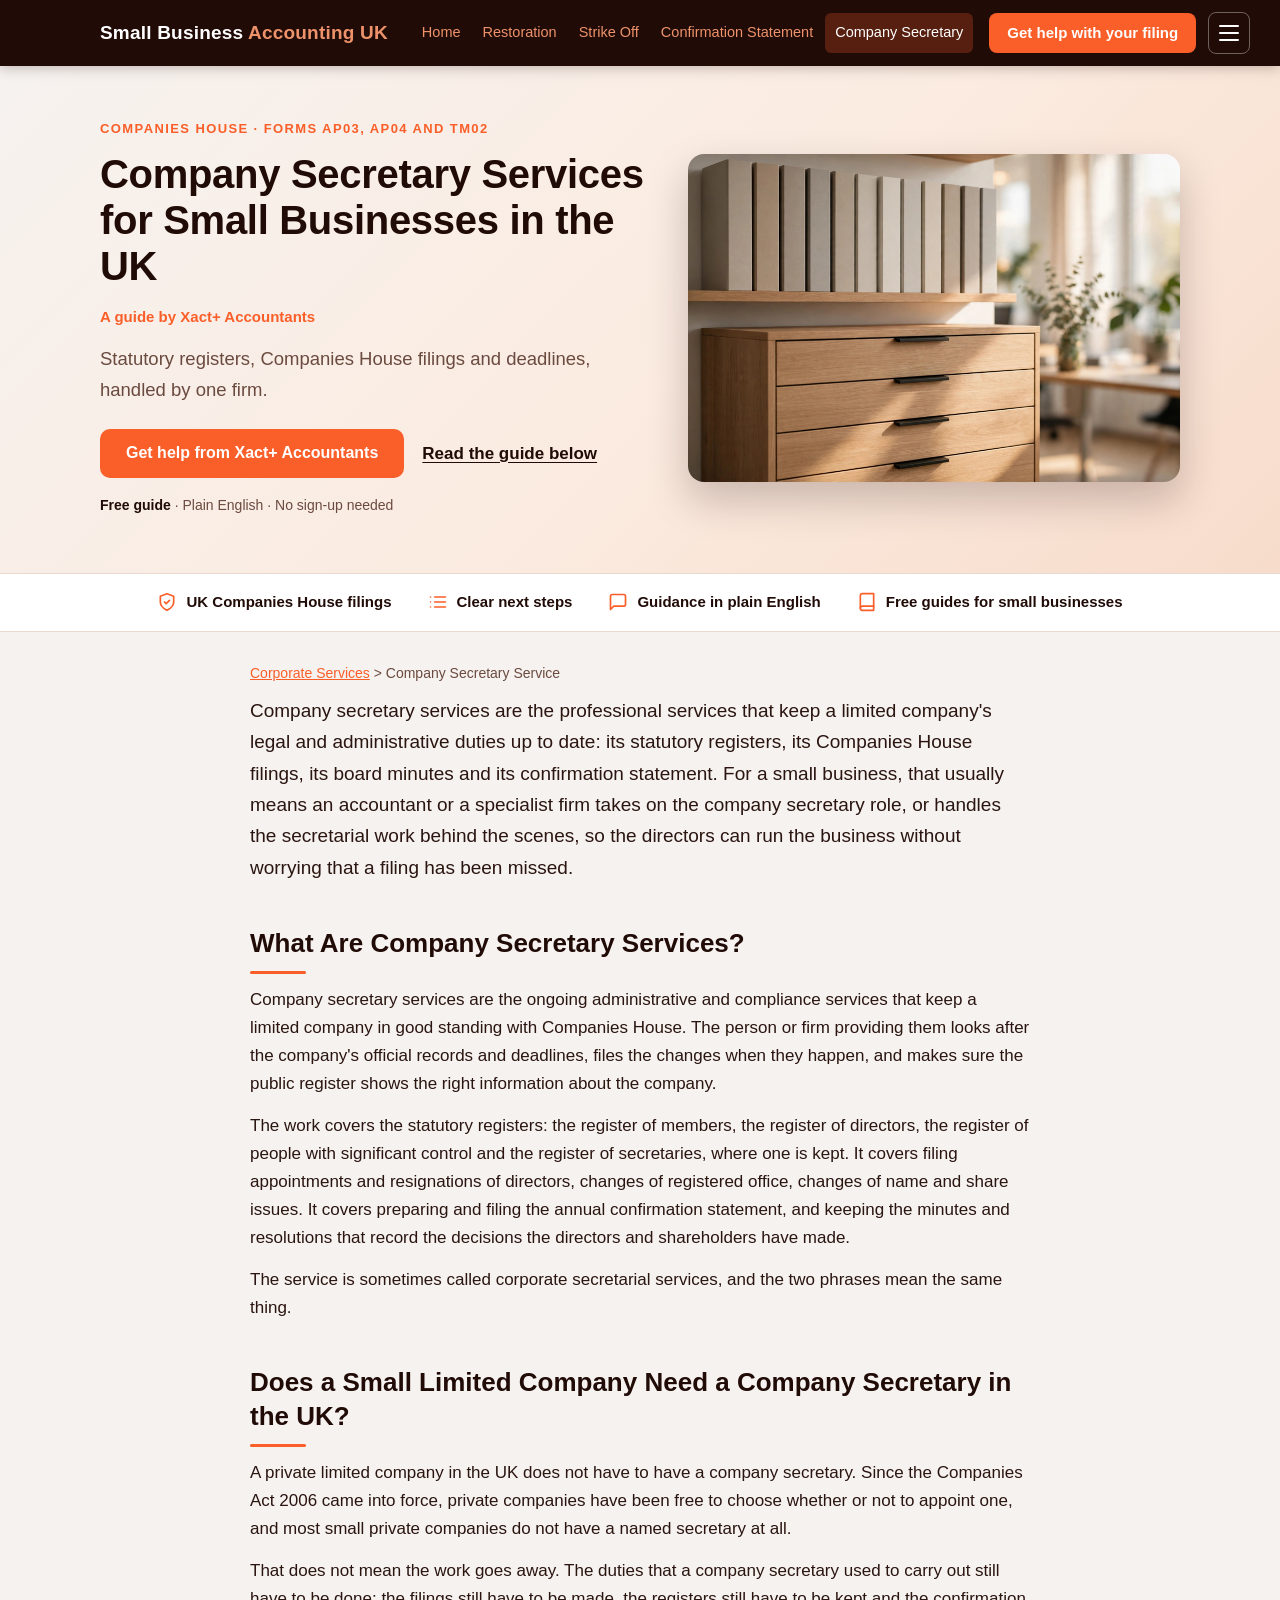
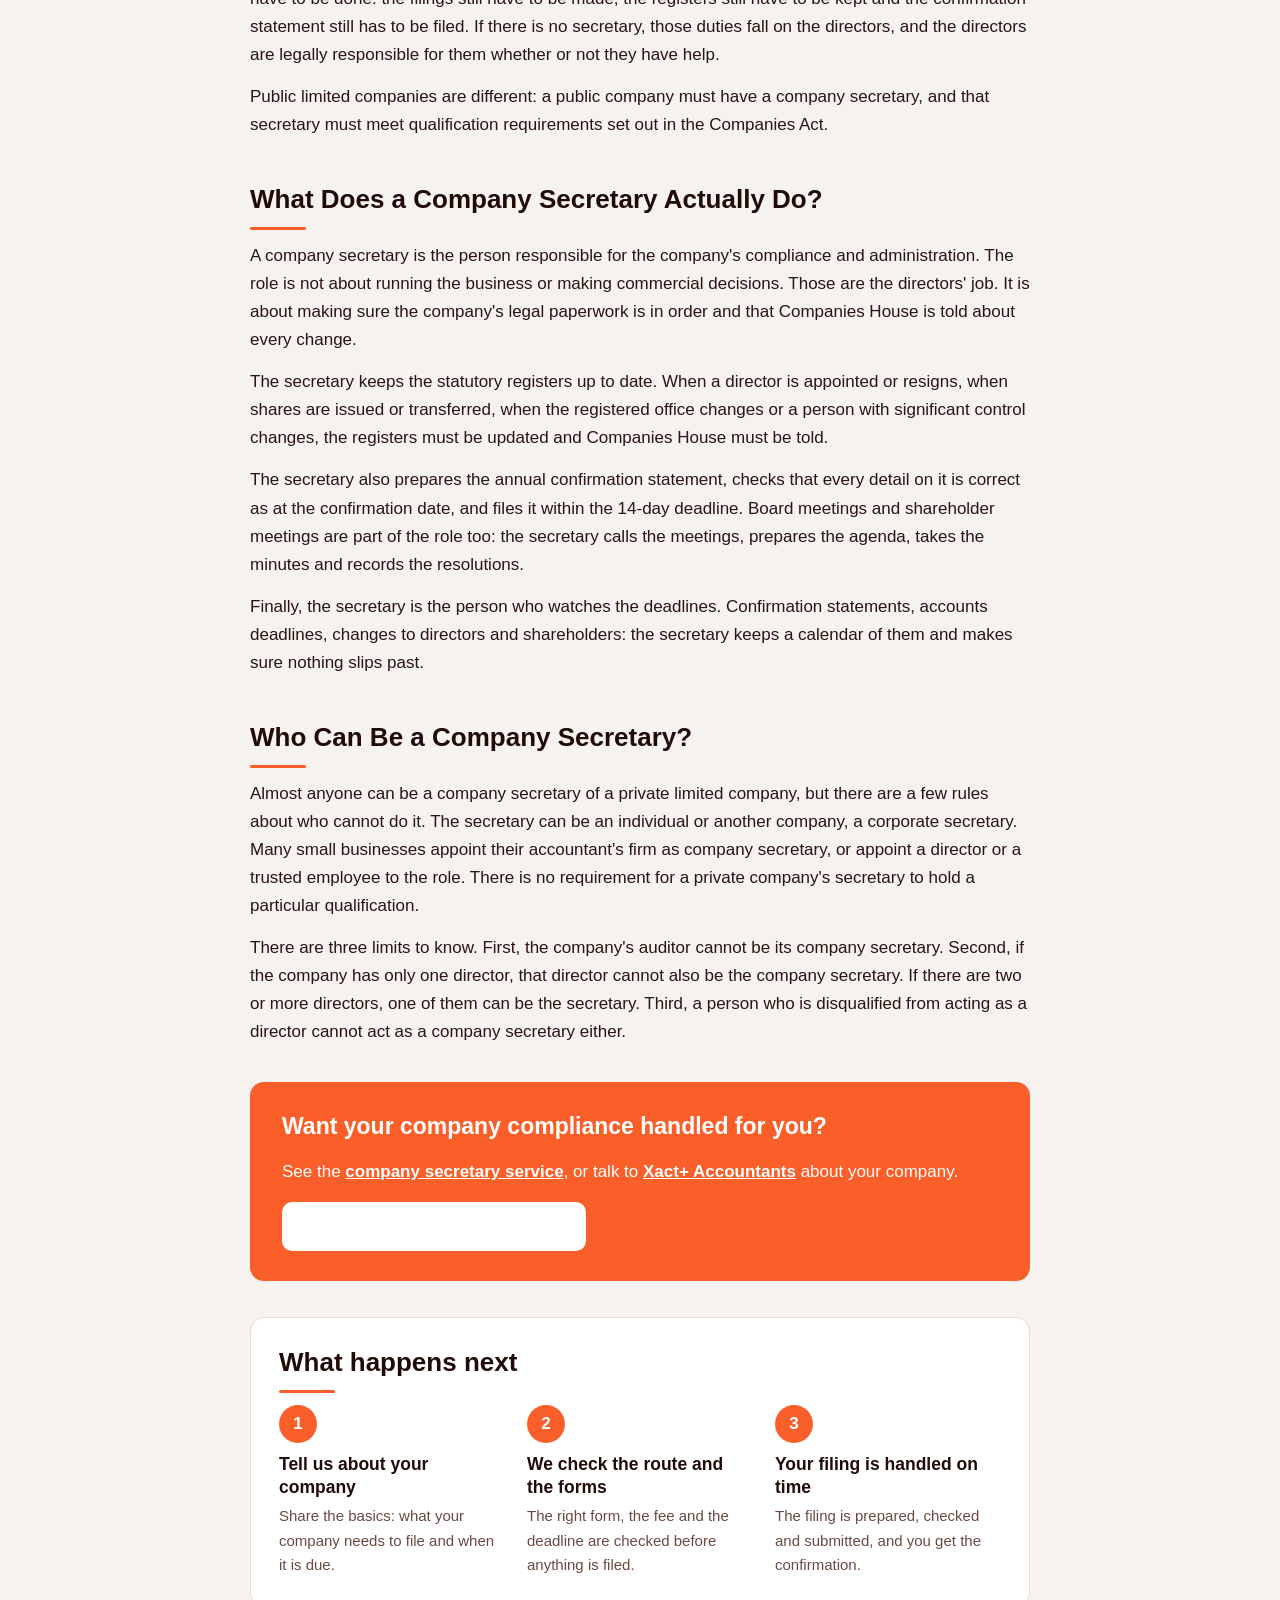
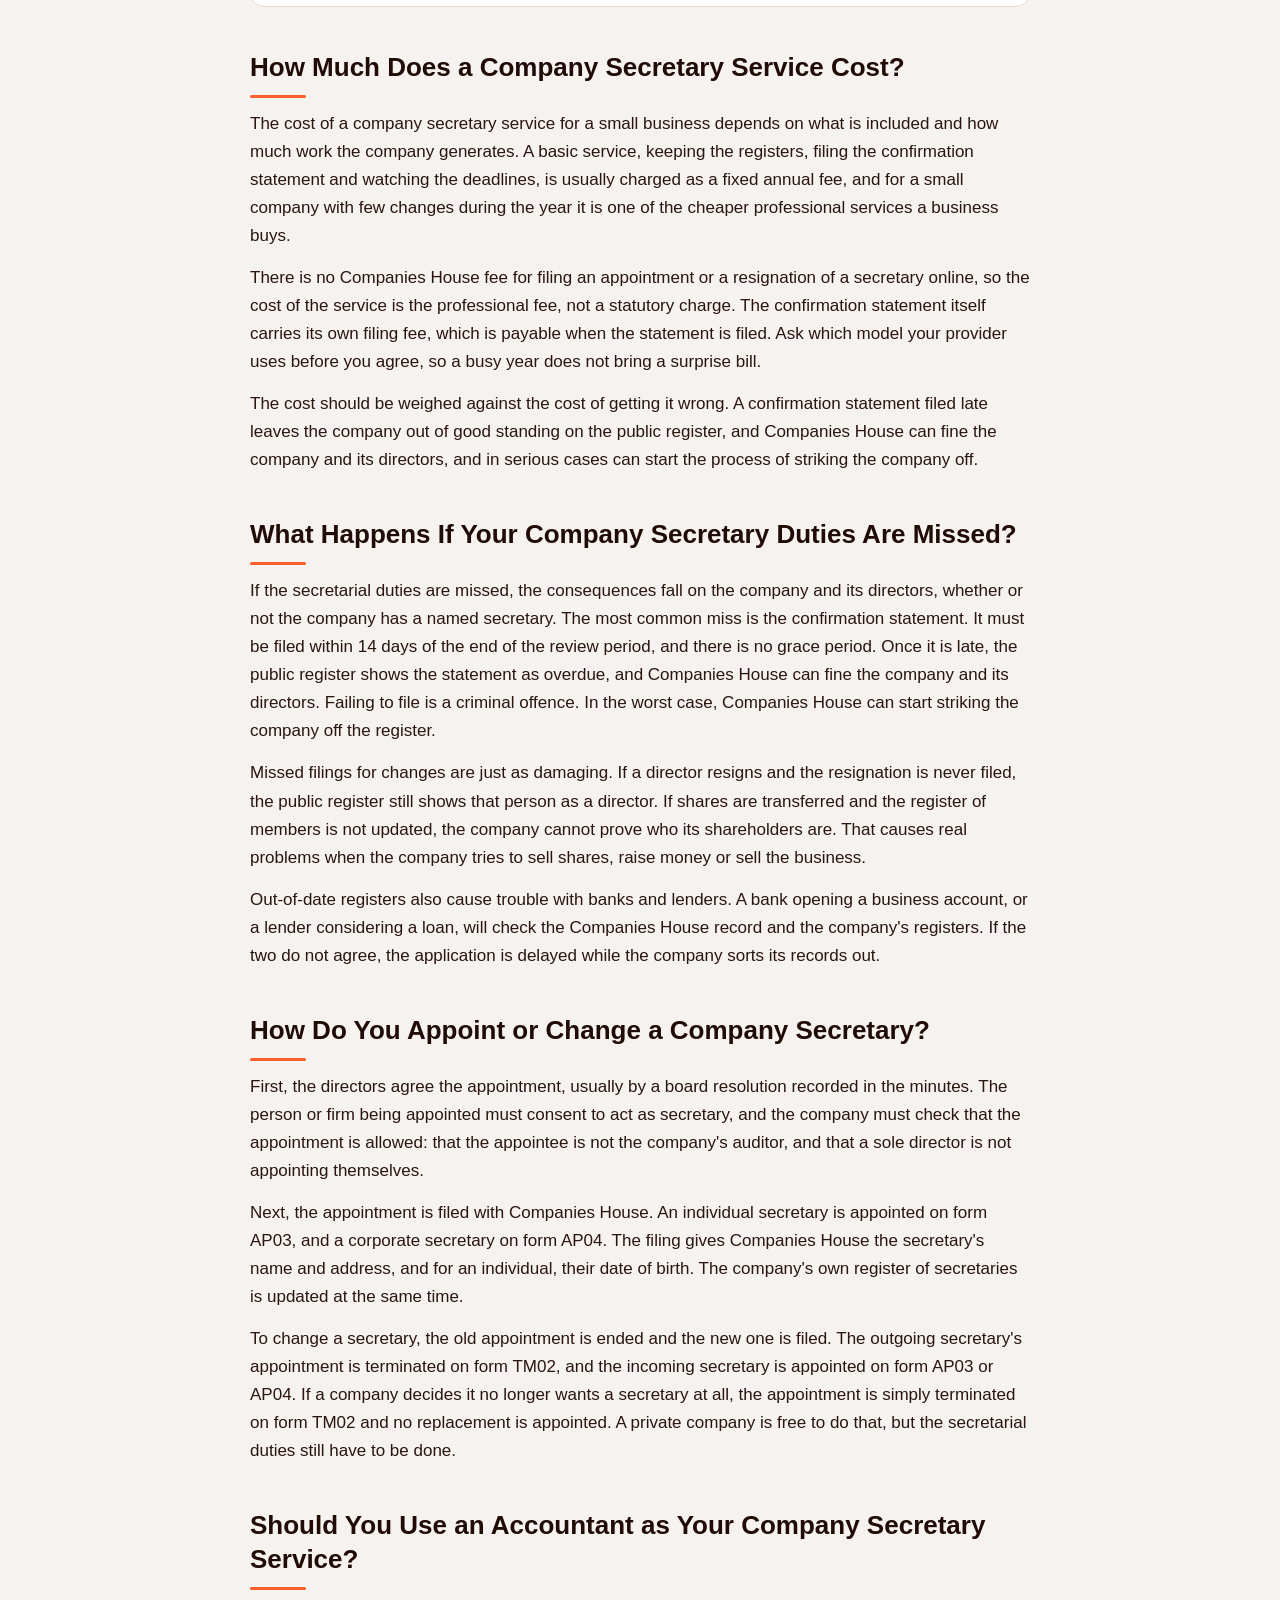
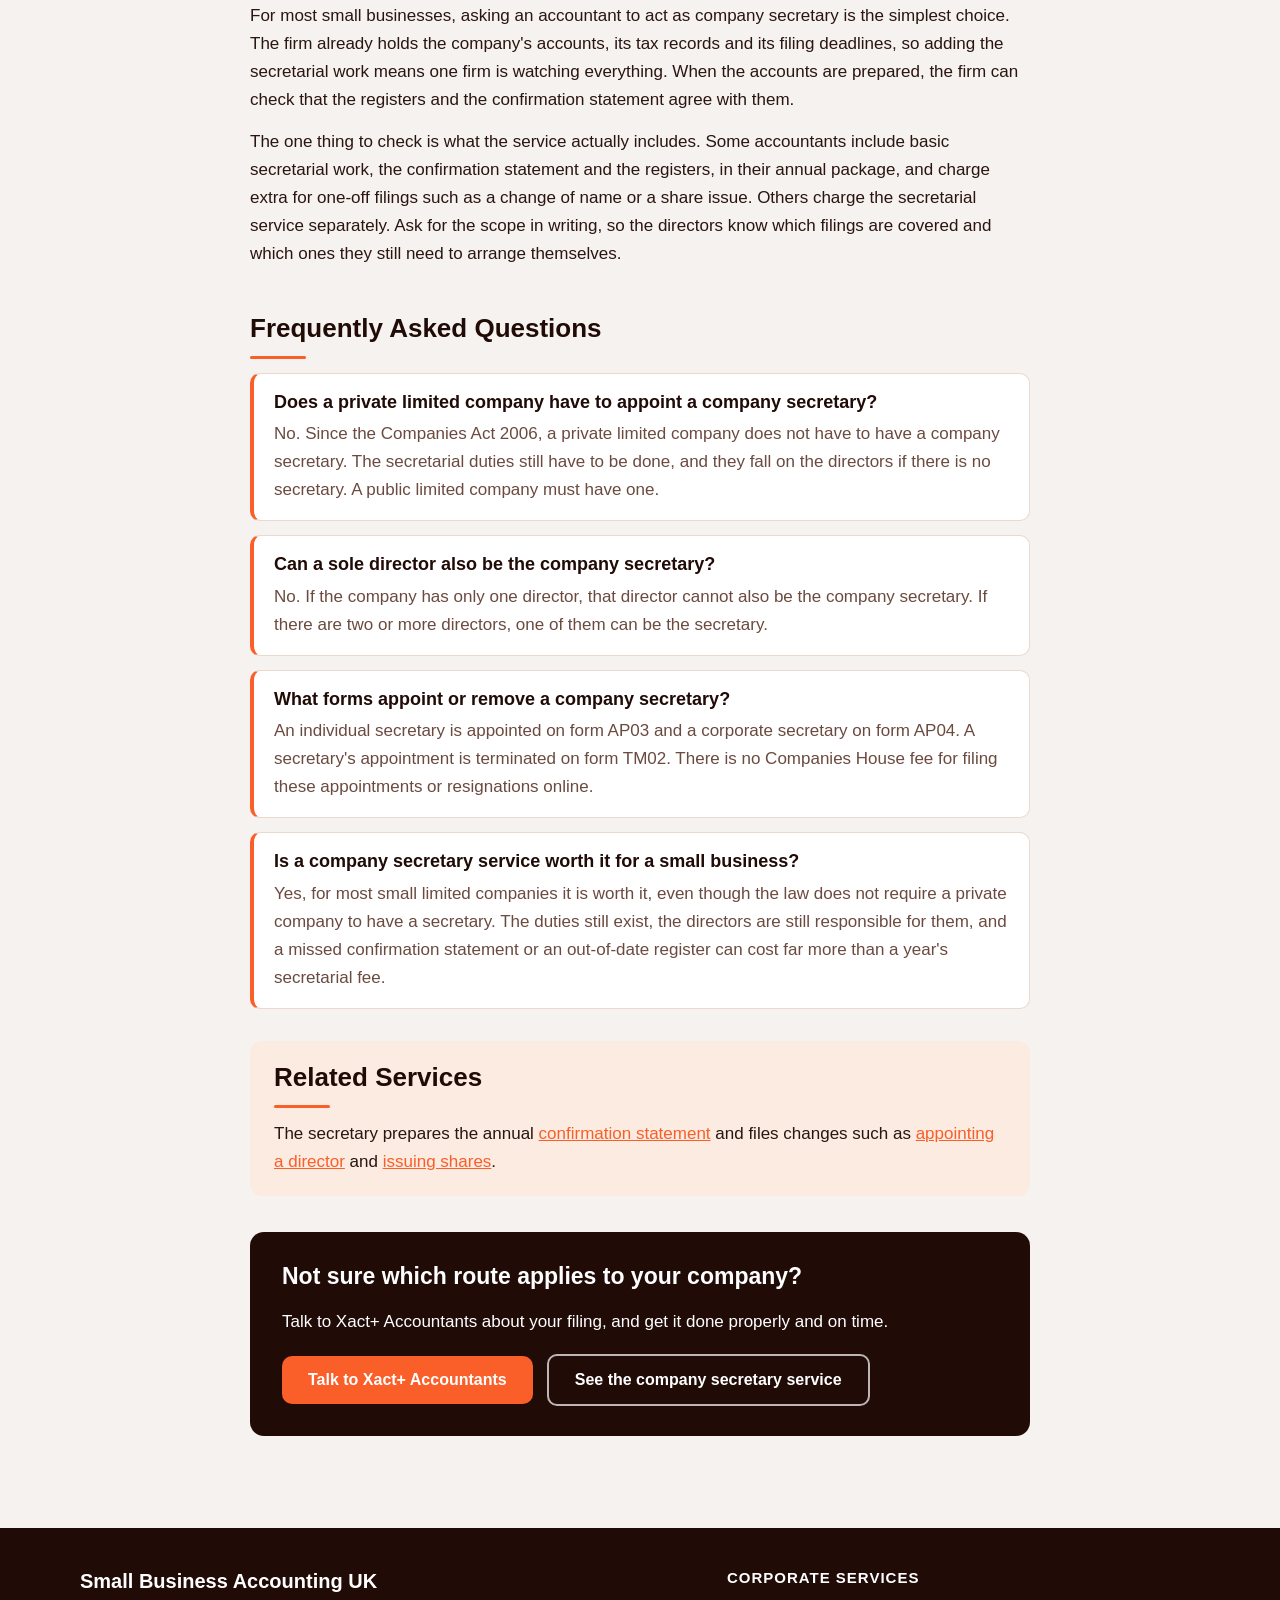
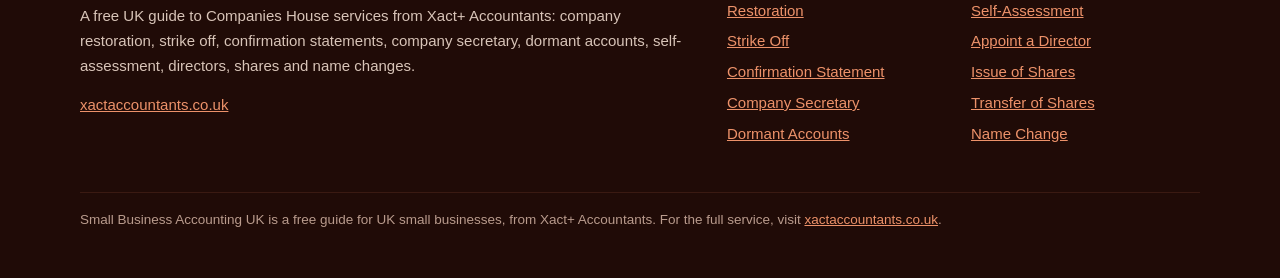
<file: company-secretary.html>
<!DOCTYPE html>
<html lang="en-GB">
<head>
<meta charset="utf-8">
<meta name="viewport" content="width=device-width, initial-scale=1">
<title>Company Secretary Services for Small Businesses in the UK | Small Business Accounting UK</title>
<meta name="description" content="Company secretary services keep your limited company's registers, filings and confirmation statement up to date. What the role covers, who can be a secretary, and the forms AP03, AP04 and TM02.">
<link rel="stylesheet" href="style.css">
</head>
<body>
<header class="topbar">
<div class="topbar-inner">
<a class="brand" href="index.html">Small Business <span>Accounting UK</span></a>
<nav class="desktop-nav" aria-label="Main">
<a href="index.html">Home</a>
<a href="restoration.html">Restoration</a>
<a href="strike-off.html">Strike Off</a>
<a href="confirmation-statement.html">Confirmation Statement</a>
<a href="company-secretary.html" class="active">Company Secretary</a>
</nav>
<div class="header-actions">
<a class="btn btn-sm" href="https://xactaccountants.co.uk/">Get help with your filing</a>
<button class="menu-toggle" type="button" aria-expanded="false" aria-controls="site-menu" aria-label="Menu"><span></span><span></span><span></span></button>
</div>
</div>
<div class="mobile-menu" id="site-menu" hidden>
<a href="index.html">Home</a>
<a href="restoration.html">Restoration</a>
<a href="strike-off.html">Strike Off</a>
<a href="confirmation-statement.html">Confirmation Statement</a>
<a href="company-secretary.html" class="active">Company Secretary</a>
<a href="dormant-accounts.html">Dormant Accounts</a>
<a href="self-assessment.html">Self-Assessment</a>
<a href="appoint-a-director.html">Appoint a Director</a>
<a href="issue-of-shares.html">Issue of Shares</a>
<a href="transfer-of-shares.html">Transfer of Shares</a>
<a href="company-name-change.html">Name Change</a>
</div>
</header>
<section class="hero"><div class="hero-inner">
<div class="hero-copy">
<p class="eyebrow">Companies House · Forms AP03, AP04 and TM02</p>
<h1>Company Secretary Services for Small Businesses in the UK</h1>
<p class="hero-byline">A guide by Xact+ Accountants</p>
<p class="hero-sub">Statutory registers, Companies House filings and deadlines, handled by one firm.</p>
<div class="hero-cta">
<a class="btn" href="https://xactaccountants.co.uk/company-secretary-service/">Get help from Xact+ Accountants</a>
<a class="hero-link" href="#guide">Read the guide below</a>
</div>
<p class="trust-line"><strong>Free guide</strong> · Plain English · No sign-up needed</p>
</div>
<div class="hero-media"><img src="images/hero-company-secretary.jpg" alt="Organised filing cabinets and binders in a bright office" width="1920" height="1280"></div>
</div></section>
<section class="trustbar"><div class="trustbar-inner">
<div class="trust-item"><svg viewBox="0 0 24 24" fill="none" stroke="currentColor" stroke-width="2" stroke-linecap="round" stroke-linejoin="round"><path d="M12 22s8-4 8-10V5l-8-3-8 3v7c0 6 8 10 8 10z"></path><polyline points="9 12 11 14 15 10"></polyline></svg> UK Companies House filings</div>
<div class="trust-item"><svg viewBox="0 0 24 24" fill="none" stroke="currentColor" stroke-width="2" stroke-linecap="round" stroke-linejoin="round"><line x1="8" y1="6" x2="21" y2="6"></line><line x1="8" y1="12" x2="21" y2="12"></line><line x1="8" y1="18" x2="21" y2="18"></line><line x1="3" y1="6" x2="3.01" y2="6"></line><line x1="3" y1="12" x2="3.01" y2="12"></line><line x1="3" y1="18" x2="3.01" y2="18"></line></svg> Clear next steps</div>
<div class="trust-item"><svg viewBox="0 0 24 24" fill="none" stroke="currentColor" stroke-width="2" stroke-linecap="round" stroke-linejoin="round"><path d="M21 15a2 2 0 0 1-2 2H7l-4 4V5a2 2 0 0 1 2-2h14a2 2 0 0 1 2 2z"></path></svg> Guidance in plain English</div>
<div class="trust-item"><svg viewBox="0 0 24 24" fill="none" stroke="currentColor" stroke-width="2" stroke-linecap="round" stroke-linejoin="round"><path d="M4 19.5A2.5 2.5 0 0 1 6.5 17H20"></path><path d="M6.5 2H20v20H6.5A2.5 2.5 0 0 1 4 19.5v-15A2.5 2.5 0 0 1 6.5 2z"></path></svg> Free guides for small businesses</div>
</div></section>
<main id="guide">
<p class="crumb"><a href="index.html">Corporate Services</a> &gt; Company Secretary Service</p>

<p class="lede">Company secretary services are the professional services that keep a limited company's legal and administrative duties up to date: its statutory registers, its Companies House filings, its board minutes and its confirmation statement. For a small business, that usually means an accountant or a specialist firm takes on the company secretary role, or handles the secretarial work behind the scenes, so the directors can run the business without worrying that a filing has been missed.</p>





<h2>What Are Company Secretary Services?</h2>
<p>Company secretary services are the ongoing administrative and compliance services that keep a limited company in good standing with Companies House. The person or firm providing them looks after the company's official records and deadlines, files the changes when they happen, and makes sure the public register shows the right information about the company.</p>
<p>The work covers the statutory registers: the register of members, the register of directors, the register of people with significant control and the register of secretaries, where one is kept. It covers filing appointments and resignations of directors, changes of registered office, changes of name and share issues. It covers preparing and filing the annual confirmation statement, and keeping the minutes and resolutions that record the decisions the directors and shareholders have made.</p>
<p>The service is sometimes called corporate secretarial services, and the two phrases mean the same thing.</p>

<h2>Does a Small Limited Company Need a Company Secretary in the UK?</h2>
<p>A private limited company in the UK does not have to have a company secretary. Since the Companies Act 2006 came into force, private companies have been free to choose whether or not to appoint one, and most small private companies do not have a named secretary at all.</p>
<p>That does not mean the work goes away. The duties that a company secretary used to carry out still have to be done: the filings still have to be made, the registers still have to be kept and the confirmation statement still has to be filed. If there is no secretary, those duties fall on the directors, and the directors are legally responsible for them whether or not they have help.</p>
<p>Public limited companies are different: a public company must have a company secretary, and that secretary must meet qualification requirements set out in the Companies Act.</p>

<h2>What Does a Company Secretary Actually Do?</h2>
<p>A company secretary is the person responsible for the company's compliance and administration. The role is not about running the business or making commercial decisions. Those are the directors' job. It is about making sure the company's legal paperwork is in order and that Companies House is told about every change.</p>
<p>The secretary keeps the statutory registers up to date. When a director is appointed or resigns, when shares are issued or transferred, when the registered office changes or a person with significant control changes, the registers must be updated and Companies House must be told.</p>
<p>The secretary also prepares the annual confirmation statement, checks that every detail on it is correct as at the confirmation date, and files it within the 14-day deadline. Board meetings and shareholder meetings are part of the role too: the secretary calls the meetings, prepares the agenda, takes the minutes and records the resolutions.</p>
<p>Finally, the secretary is the person who watches the deadlines. Confirmation statements, accounts deadlines, changes to directors and shareholders: the secretary keeps a calendar of them and makes sure nothing slips past.</p>

<h2>Who Can Be a Company Secretary?</h2>
<p>Almost anyone can be a company secretary of a private limited company, but there are a few rules about who cannot do it. The secretary can be an individual or another company, a corporate secretary. Many small businesses appoint their accountant's firm as company secretary, or appoint a director or a trusted employee to the role. There is no requirement for a private company's secretary to hold a particular qualification.</p>
<p>There are three limits to know. First, the company's auditor cannot be its company secretary. Second, if the company has only one director, that director cannot also be the company secretary. If there are two or more directors, one of them can be the secretary. Third, a person who is disqualified from acting as a director cannot act as a company secretary either.</p>

<aside class="cta cta-mid">
<p class="cta-title">Want your company compliance handled for you?</p>
<p>See the <a href="https://xactaccountants.co.uk/company-secretary-service/">company secretary service</a>, or talk to <a href="https://xactaccountants.co.uk/">Xact+ Accountants</a> about your company.</p>
<a class="btn btn-light" href="https://xactaccountants.co.uk/company-secretary-service/">Get help from Xact+ Accountants</a>
</aside>

<section class="steps">
<h2>What happens next</h2>
<ol class="steps-list">
<li><span class="step-num">1</span><h3>Tell us about your company</h3><p>Share the basics: what your company needs to file and when it is due.</p></li>
<li><span class="step-num">2</span><h3>We check the route and the forms</h3><p>The right form, the fee and the deadline are checked before anything is filed.</p></li>
<li><span class="step-num">3</span><h3>Your filing is handled on time</h3><p>The filing is prepared, checked and submitted, and you get the confirmation.</p></li>
</ol>
</section>

<h2>How Much Does a Company Secretary Service Cost?</h2>
<p>The cost of a company secretary service for a small business depends on what is included and how much work the company generates. A basic service, keeping the registers, filing the confirmation statement and watching the deadlines, is usually charged as a fixed annual fee, and for a small company with few changes during the year it is one of the cheaper professional services a business buys.</p>
<p>There is no Companies House fee for filing an appointment or a resignation of a secretary online, so the cost of the service is the professional fee, not a statutory charge. The confirmation statement itself carries its own filing fee, which is payable when the statement is filed. Ask which model your provider uses before you agree, so a busy year does not bring a surprise bill.</p>
<p>The cost should be weighed against the cost of getting it wrong. A confirmation statement filed late leaves the company out of good standing on the public register, and Companies House can fine the company and its directors, and in serious cases can start the process of striking the company off.</p>

<h2>What Happens If Your Company Secretary Duties Are Missed?</h2>
<p>If the secretarial duties are missed, the consequences fall on the company and its directors, whether or not the company has a named secretary. The most common miss is the confirmation statement. It must be filed within 14 days of the end of the review period, and there is no grace period. Once it is late, the public register shows the statement as overdue, and Companies House can fine the company and its directors. Failing to file is a criminal offence. In the worst case, Companies House can start striking the company off the register.</p>
<p>Missed filings for changes are just as damaging. If a director resigns and the resignation is never filed, the public register still shows that person as a director. If shares are transferred and the register of members is not updated, the company cannot prove who its shareholders are. That causes real problems when the company tries to sell shares, raise money or sell the business.</p>
<p>Out-of-date registers also cause trouble with banks and lenders. A bank opening a business account, or a lender considering a loan, will check the Companies House record and the company's registers. If the two do not agree, the application is delayed while the company sorts its records out.</p>

<h2>How Do You Appoint or Change a Company Secretary?</h2>
<p>First, the directors agree the appointment, usually by a board resolution recorded in the minutes. The person or firm being appointed must consent to act as secretary, and the company must check that the appointment is allowed: that the appointee is not the company's auditor, and that a sole director is not appointing themselves.</p>
<p>Next, the appointment is filed with Companies House. An individual secretary is appointed on form AP03, and a corporate secretary on form AP04. The filing gives Companies House the secretary's name and address, and for an individual, their date of birth. The company's own register of secretaries is updated at the same time.</p>
<p>To change a secretary, the old appointment is ended and the new one is filed. The outgoing secretary's appointment is terminated on form TM02, and the incoming secretary is appointed on form AP03 or AP04. If a company decides it no longer wants a secretary at all, the appointment is simply terminated on form TM02 and no replacement is appointed. A private company is free to do that, but the secretarial duties still have to be done.</p>

<h2>Should You Use an Accountant as Your Company Secretary Service?</h2>
<p>For most small businesses, asking an accountant to act as company secretary is the simplest choice. The firm already holds the company's accounts, its tax records and its filing deadlines, so adding the secretarial work means one firm is watching everything. When the accounts are prepared, the firm can check that the registers and the confirmation statement agree with them.</p>
<p>The one thing to check is what the service actually includes. Some accountants include basic secretarial work, the confirmation statement and the registers, in their annual package, and charge extra for one-off filings such as a change of name or a share issue. Others charge the secretarial service separately. Ask for the scope in writing, so the directors know which filings are covered and which ones they still need to arrange themselves.</p>


<h2>Frequently Asked Questions</h2>
<div class="faq">
<div class="faq-item">
<h3>Does a private limited company have to appoint a company secretary?</h3>
<p>No. Since the Companies Act 2006, a private limited company does not have to have a company secretary. The secretarial duties still have to be done, and they fall on the directors if there is no secretary. A public limited company must have one.</p>
</div>
<div class="faq-item">
<h3>Can a sole director also be the company secretary?</h3>
<p>No. If the company has only one director, that director cannot also be the company secretary. If there are two or more directors, one of them can be the secretary.</p>
</div>
<div class="faq-item">
<h3>What forms appoint or remove a company secretary?</h3>
<p>An individual secretary is appointed on form AP03 and a corporate secretary on form AP04. A secretary's appointment is terminated on form TM02. There is no Companies House fee for filing these appointments or resignations online.</p>
</div>
<div class="faq-item">
<h3>Is a company secretary service worth it for a small business?</h3>
<p>Yes, for most small limited companies it is worth it, even though the law does not require a private company to have a secretary. The duties still exist, the directors are still responsible for them, and a missed confirmation statement or an out-of-date register can cost far more than a year's secretarial fee.</p>
</div>
</div><div class="related">
<h2>Related Services</h2>
<p>The secretary prepares the annual <a href="confirmation-statement.html">confirmation statement</a> and files changes such as <a href="appoint-a-director.html">appointing a director</a> and <a href="issue-of-shares.html">issuing shares</a>.</p>
</div>



<aside class="cta cta-bottom">
<p class="cta-title">Not sure which route applies to your company?</p>
<p>Talk to Xact+ Accountants about your filing, and get it done properly and on time.</p>
<div class="cta-actions">
<a class="btn" href="https://xactaccountants.co.uk/">Talk to Xact+ Accountants</a>
<a class="btn btn-outline-light" href="https://xactaccountants.co.uk/company-secretary-service/">See the company secretary service</a>
</div>
</aside>
</main>
<footer class="site"><div class="inner">
<div>
<h2>Small Business Accounting UK</h2>
<p>A free UK guide to Companies House services from Xact+ Accountants: company restoration, strike off, confirmation statements, company secretary, dormant accounts, self-assessment, directors, shares and name changes.</p>
<p><a href="https://xactaccountants.co.uk/">xactaccountants.co.uk</a></p>
</div>
<div>
<h3>Corporate services</h3>
<ul>
<li><a href="restoration.html">Restoration</a></li>
<li><a href="strike-off.html">Strike Off</a></li>
<li><a href="confirmation-statement.html">Confirmation Statement</a></li>
<li><a href="company-secretary.html">Company Secretary</a></li>
<li><a href="dormant-accounts.html">Dormant Accounts</a></li>
<li><a href="self-assessment.html">Self-Assessment</a></li>
<li><a href="appoint-a-director.html">Appoint a Director</a></li>
<li><a href="issue-of-shares.html">Issue of Shares</a></li>
<li><a href="transfer-of-shares.html">Transfer of Shares</a></li>
<li><a href="company-name-change.html">Name Change</a></li>
</ul>
</div>
<p class="foot-note">Small Business Accounting UK is a free guide for UK small businesses, from Xact+ Accountants. For the full service, visit <a href="https://xactaccountants.co.uk/">xactaccountants.co.uk</a>.</p>
</div></footer>

<script>
(function(){var b=document.querySelector('.menu-toggle'),m=document.getElementById('site-menu');if(!b||!m)return;b.addEventListener('click',function(){var open=m.hidden;m.hidden=!open;b.setAttribute('aria-expanded',String(open));b.classList.toggle('open',open);});m.addEventListener('click',function(e){if(e.target.tagName==='A'){m.hidden=true;b.setAttribute('aria-expanded','false');b.classList.remove('open');}});document.addEventListener('keydown',function(e){if(e.key==='Escape'&&!m.hidden){m.hidden=true;b.setAttribute('aria-expanded','false');b.classList.remove('open');}});})();
</script>
</body>
</html>
</file>
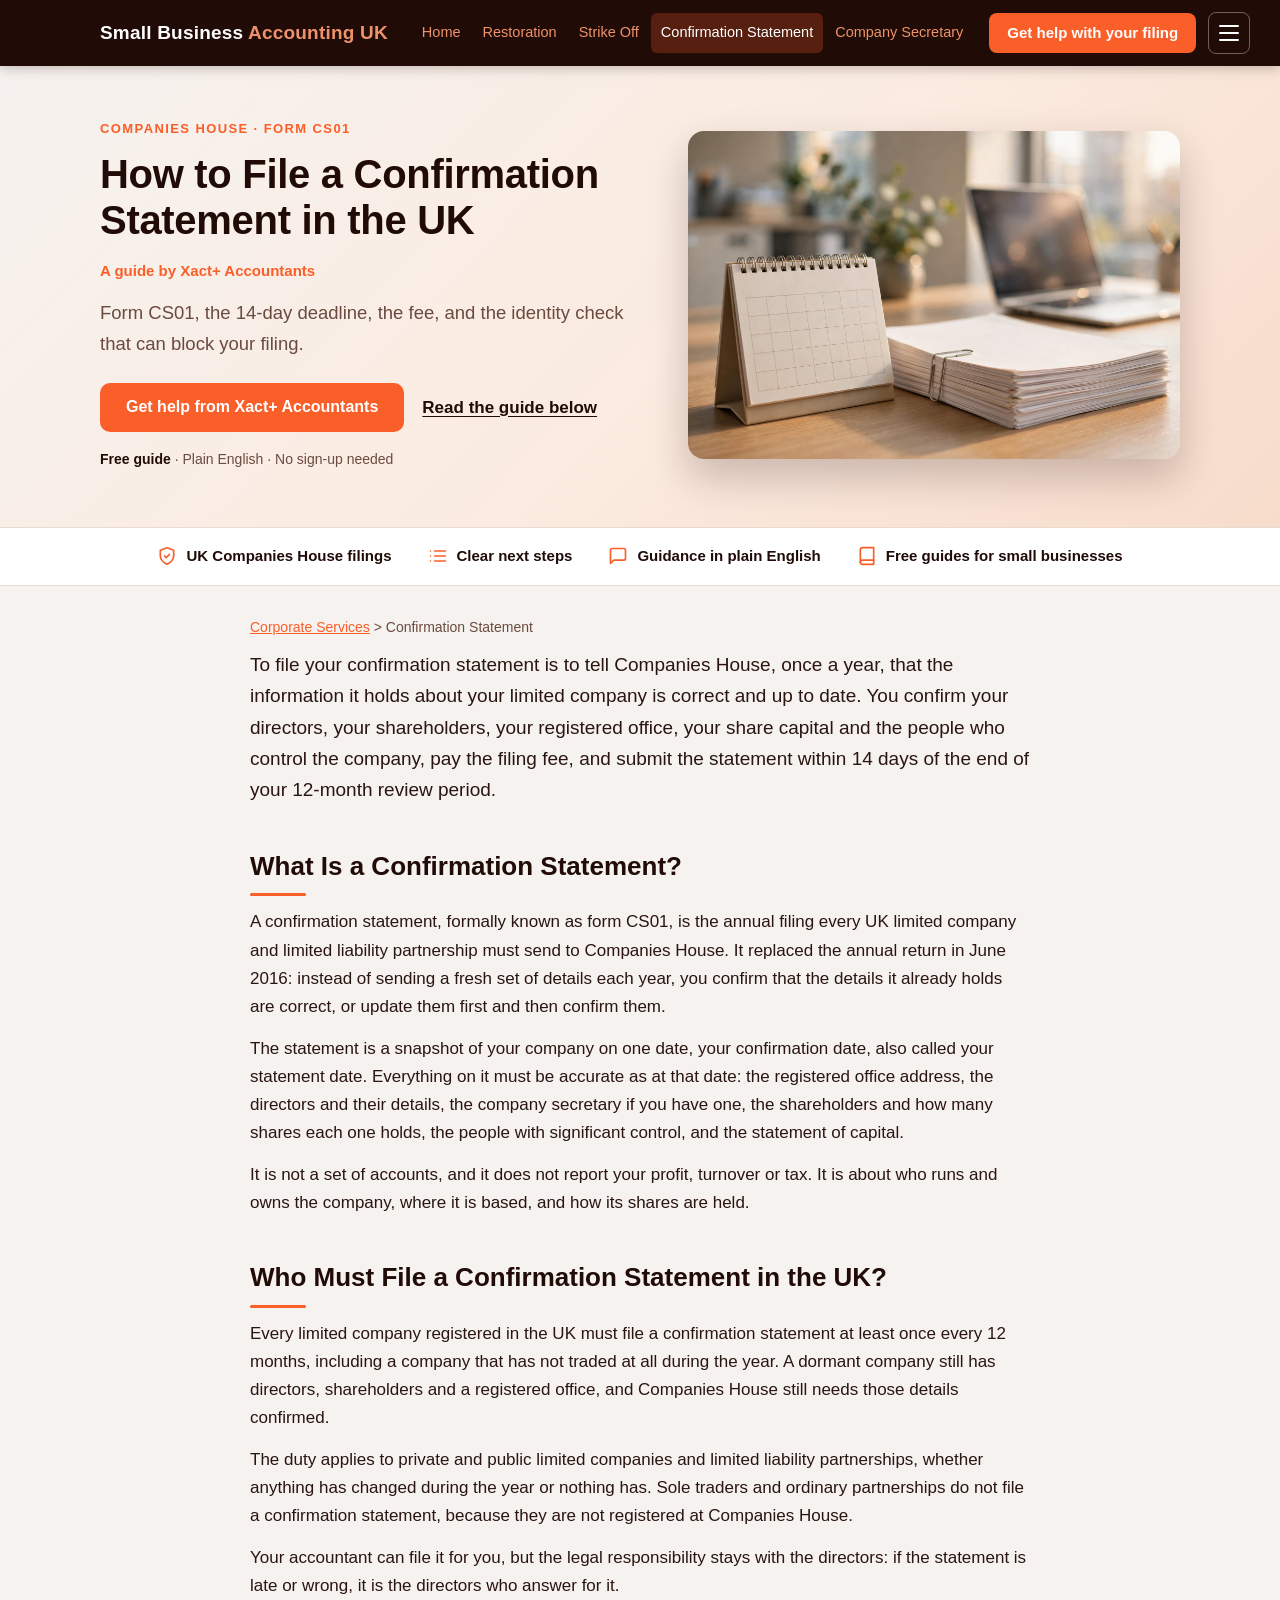
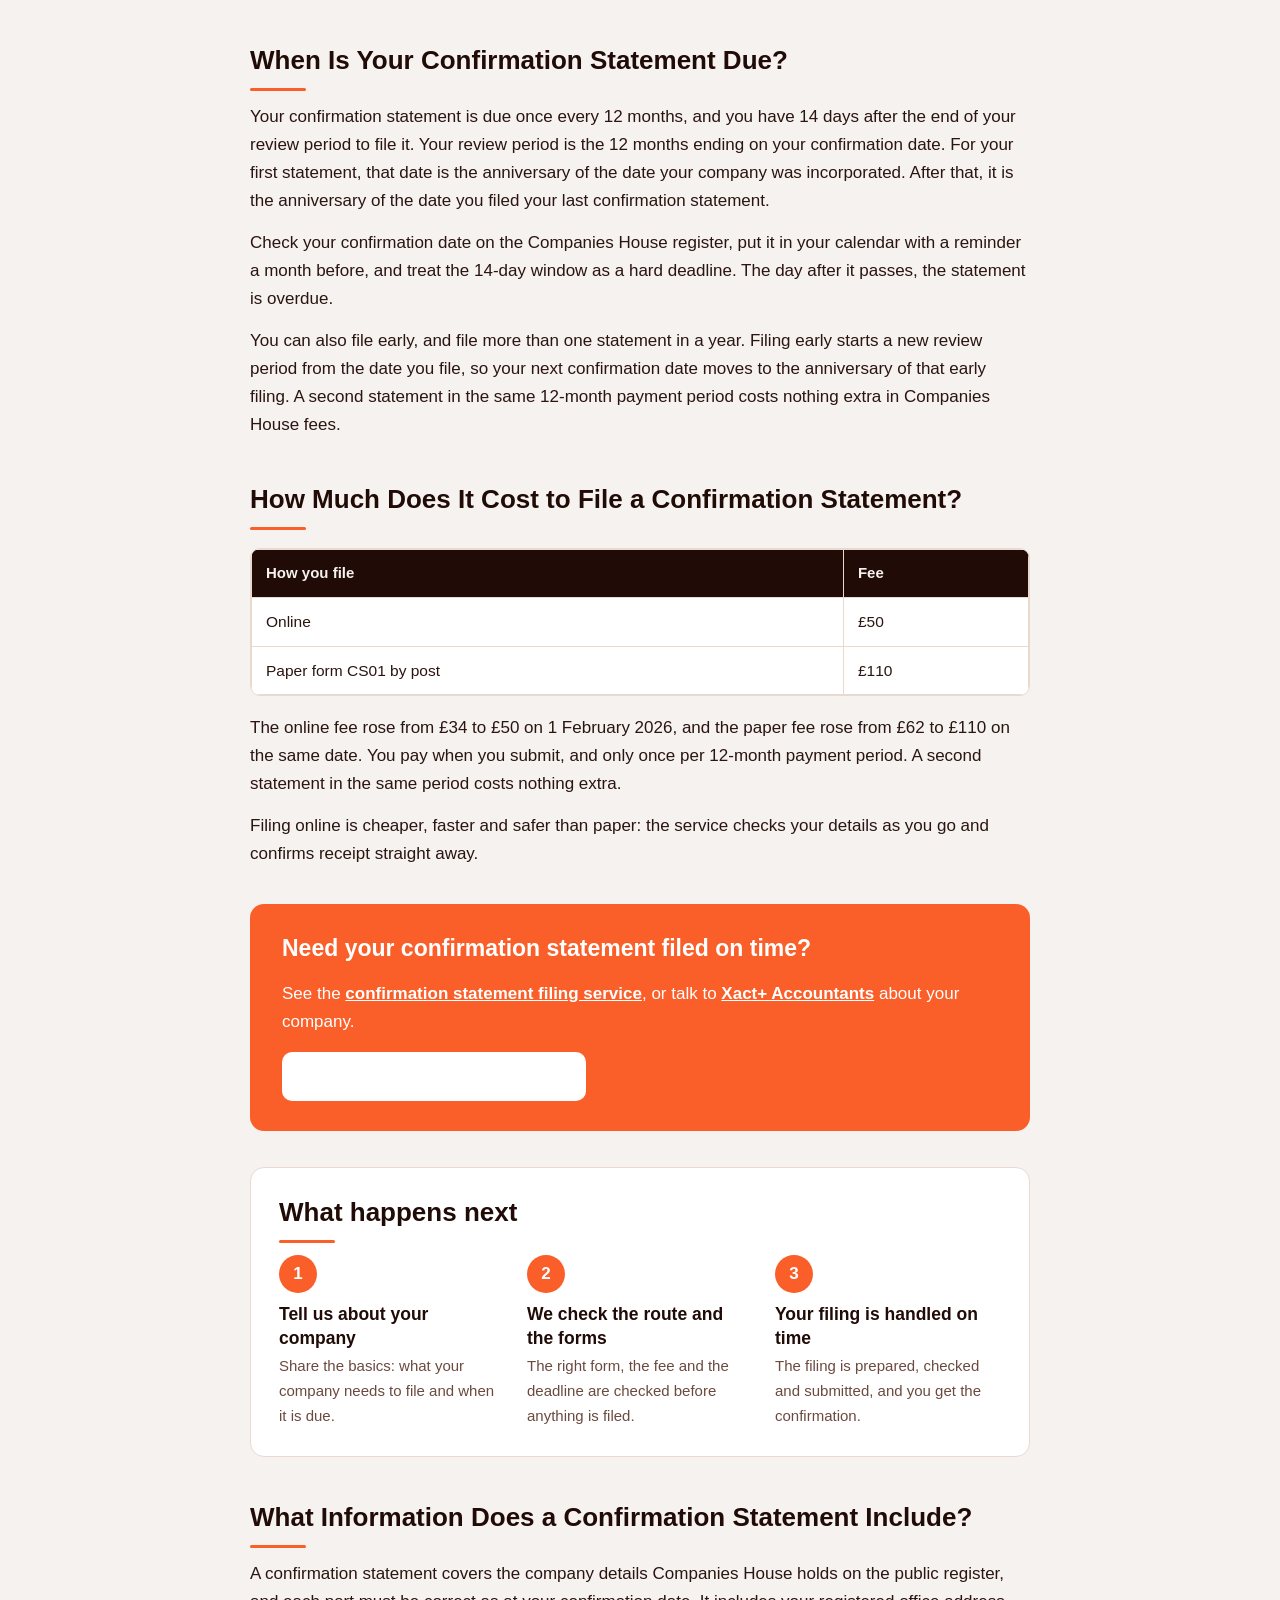
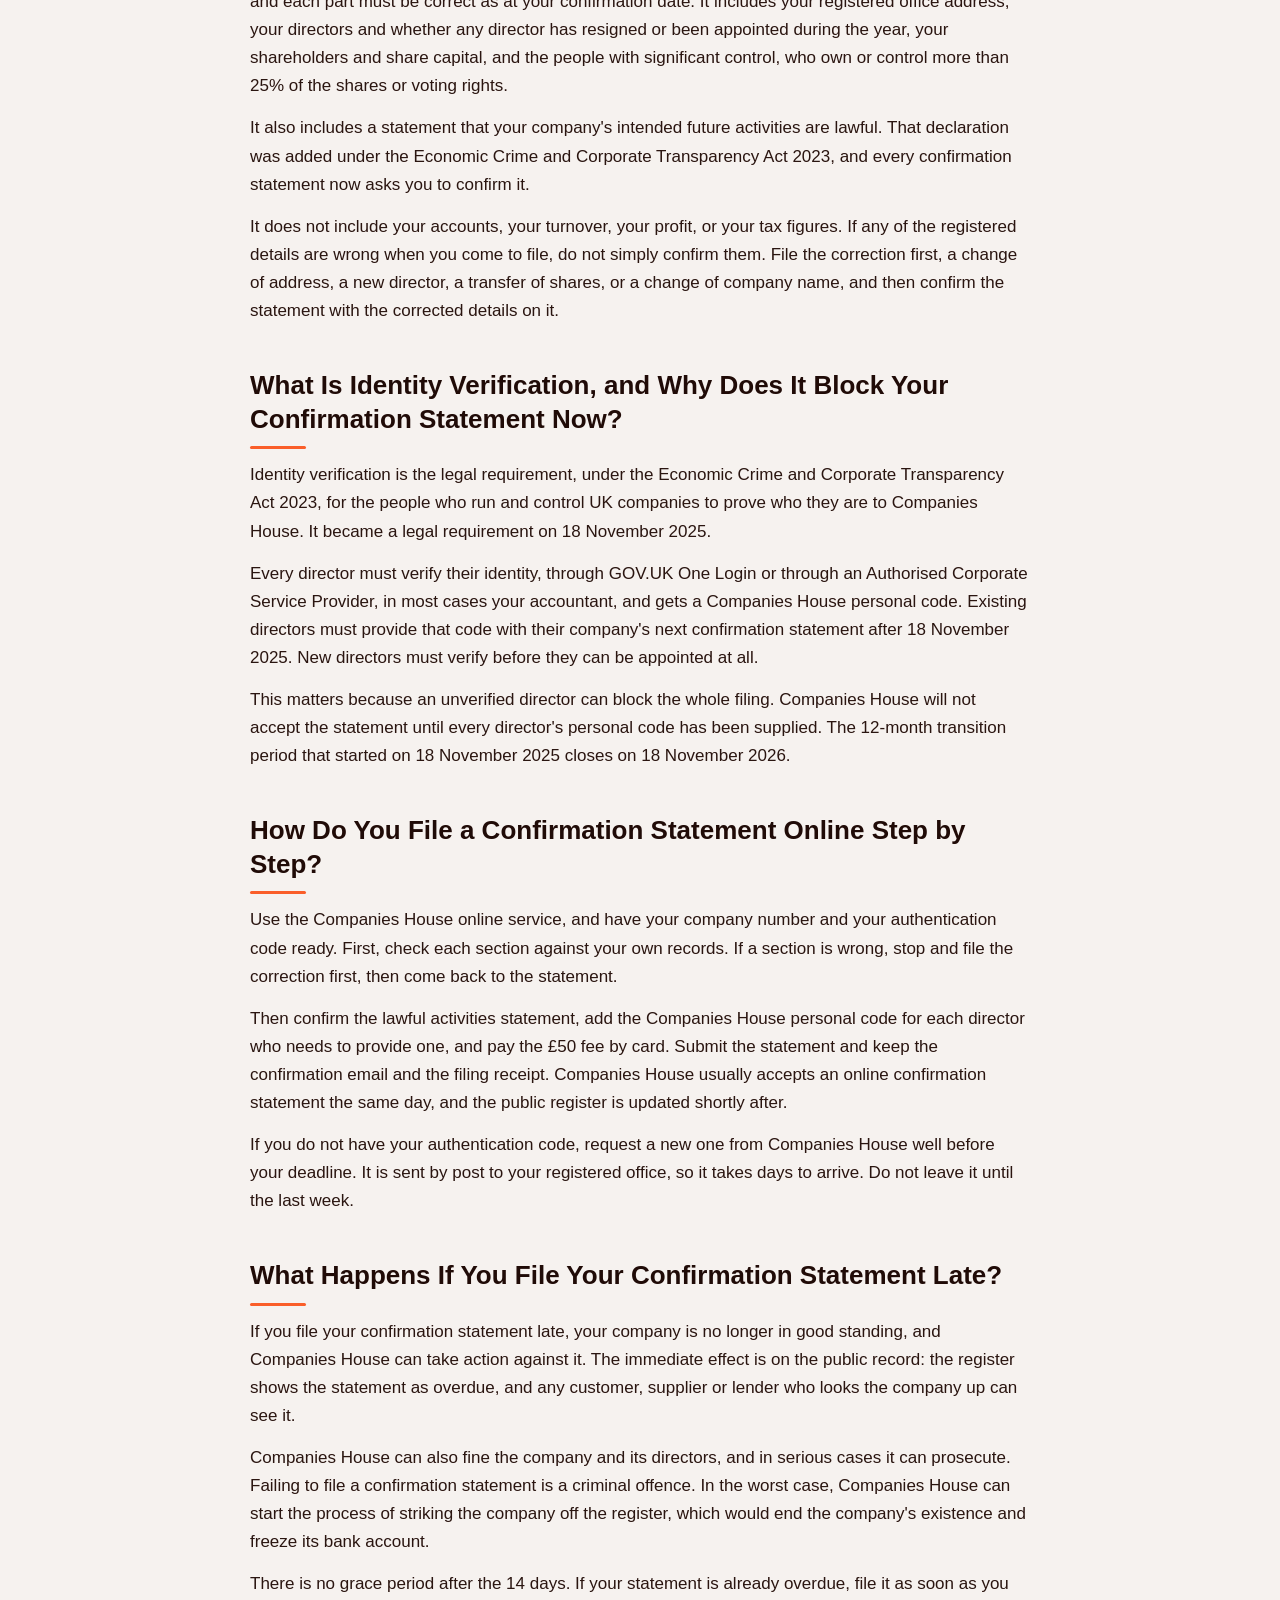
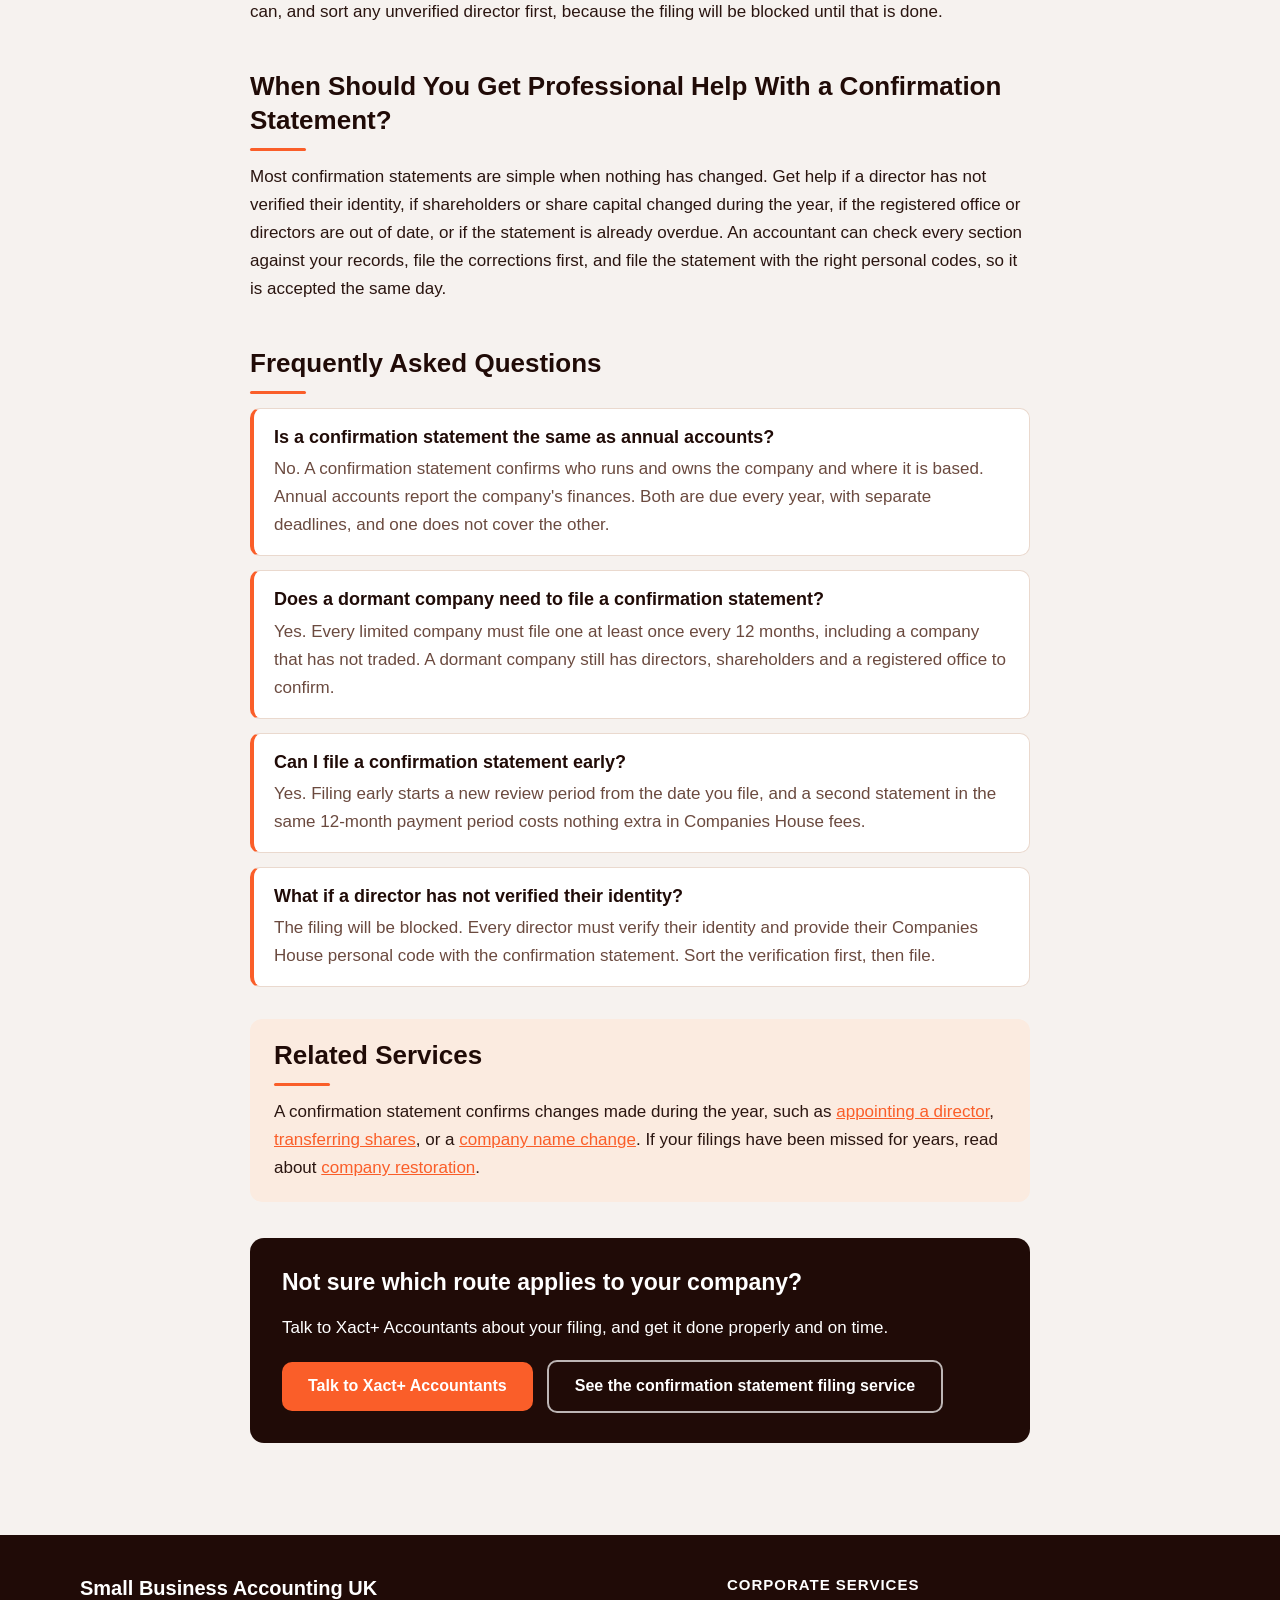
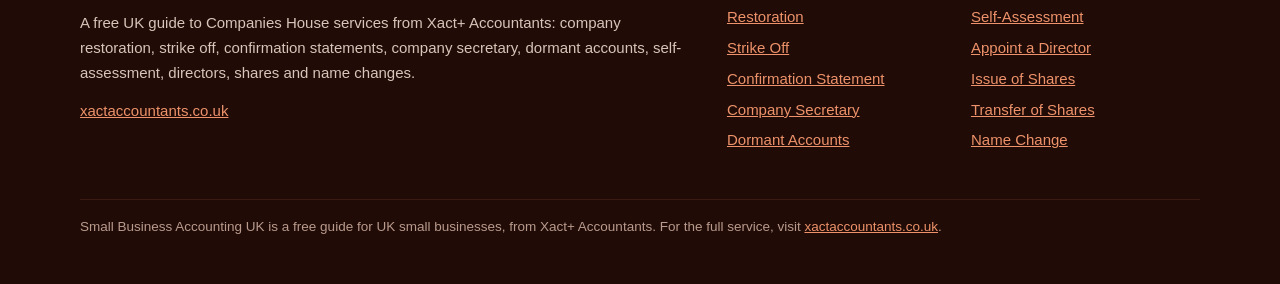
<file: confirmation-statement.html>
<!DOCTYPE html>
<html lang="en-GB">
<head>
<meta charset="utf-8">
<meta name="viewport" content="width=device-width, initial-scale=1">
<title>How to File a Confirmation Statement in the UK | Small Business Accounting UK</title>
<meta name="description" content="File your confirmation statement (Form CS01) at Companies House. The fee is £50 online or £110 by paper. Who must file, the 14-day deadline, and identity verification.">
<link rel="stylesheet" href="style.css">
</head>
<body>
<header class="topbar">
<div class="topbar-inner">
<a class="brand" href="index.html">Small Business <span>Accounting UK</span></a>
<nav class="desktop-nav" aria-label="Main">
<a href="index.html">Home</a>
<a href="restoration.html">Restoration</a>
<a href="strike-off.html">Strike Off</a>
<a href="confirmation-statement.html" class="active">Confirmation Statement</a>
<a href="company-secretary.html">Company Secretary</a>
</nav>
<div class="header-actions">
<a class="btn btn-sm" href="https://xactaccountants.co.uk/">Get help with your filing</a>
<button class="menu-toggle" type="button" aria-expanded="false" aria-controls="site-menu" aria-label="Menu"><span></span><span></span><span></span></button>
</div>
</div>
<div class="mobile-menu" id="site-menu" hidden>
<a href="index.html">Home</a>
<a href="restoration.html">Restoration</a>
<a href="strike-off.html">Strike Off</a>
<a href="confirmation-statement.html" class="active">Confirmation Statement</a>
<a href="company-secretary.html">Company Secretary</a>
<a href="dormant-accounts.html">Dormant Accounts</a>
<a href="self-assessment.html">Self-Assessment</a>
<a href="appoint-a-director.html">Appoint a Director</a>
<a href="issue-of-shares.html">Issue of Shares</a>
<a href="transfer-of-shares.html">Transfer of Shares</a>
<a href="company-name-change.html">Name Change</a>
</div>
</header>
<section class="hero"><div class="hero-inner">
<div class="hero-copy">
<p class="eyebrow">Companies House · Form CS01</p>
<h1>How to File a Confirmation Statement in the UK</h1>
<p class="hero-byline">A guide by Xact+ Accountants</p>
<p class="hero-sub">Form CS01, the 14-day deadline, the fee, and the identity check that can block your filing.</p>
<div class="hero-cta">
<a class="btn" href="https://xactaccountants.co.uk/confirmation-statement-filling/">Get help from Xact+ Accountants</a>
<a class="hero-link" href="#guide">Read the guide below</a>
</div>
<p class="trust-line"><strong>Free guide</strong> · Plain English · No sign-up needed</p>
</div>
<div class="hero-media"><img src="images/hero-confirmation-statement.jpg" alt="A desk calendar and a neat stack of annual filing documents" width="1920" height="1280"></div>
</div></section>
<section class="trustbar"><div class="trustbar-inner">
<div class="trust-item"><svg viewBox="0 0 24 24" fill="none" stroke="currentColor" stroke-width="2" stroke-linecap="round" stroke-linejoin="round"><path d="M12 22s8-4 8-10V5l-8-3-8 3v7c0 6 8 10 8 10z"></path><polyline points="9 12 11 14 15 10"></polyline></svg> UK Companies House filings</div>
<div class="trust-item"><svg viewBox="0 0 24 24" fill="none" stroke="currentColor" stroke-width="2" stroke-linecap="round" stroke-linejoin="round"><line x1="8" y1="6" x2="21" y2="6"></line><line x1="8" y1="12" x2="21" y2="12"></line><line x1="8" y1="18" x2="21" y2="18"></line><line x1="3" y1="6" x2="3.01" y2="6"></line><line x1="3" y1="12" x2="3.01" y2="12"></line><line x1="3" y1="18" x2="3.01" y2="18"></line></svg> Clear next steps</div>
<div class="trust-item"><svg viewBox="0 0 24 24" fill="none" stroke="currentColor" stroke-width="2" stroke-linecap="round" stroke-linejoin="round"><path d="M21 15a2 2 0 0 1-2 2H7l-4 4V5a2 2 0 0 1 2-2h14a2 2 0 0 1 2 2z"></path></svg> Guidance in plain English</div>
<div class="trust-item"><svg viewBox="0 0 24 24" fill="none" stroke="currentColor" stroke-width="2" stroke-linecap="round" stroke-linejoin="round"><path d="M4 19.5A2.5 2.5 0 0 1 6.5 17H20"></path><path d="M6.5 2H20v20H6.5A2.5 2.5 0 0 1 4 19.5v-15A2.5 2.5 0 0 1 6.5 2z"></path></svg> Free guides for small businesses</div>
</div></section>
<main id="guide">
<p class="crumb"><a href="index.html">Corporate Services</a> &gt; Confirmation Statement</p>

<p class="lede">To file your confirmation statement is to tell Companies House, once a year, that the information it holds about your limited company is correct and up to date. You confirm your directors, your shareholders, your registered office, your share capital and the people who control the company, pay the filing fee, and submit the statement within 14 days of the end of your 12-month review period.</p>





<h2>What Is a Confirmation Statement?</h2>
<p>A confirmation statement, formally known as form CS01, is the annual filing every UK limited company and limited liability partnership must send to Companies House. It replaced the annual return in June 2016: instead of sending a fresh set of details each year, you confirm that the details it already holds are correct, or update them first and then confirm them.</p>
<p>The statement is a snapshot of your company on one date, your confirmation date, also called your statement date. Everything on it must be accurate as at that date: the registered office address, the directors and their details, the company secretary if you have one, the shareholders and how many shares each one holds, the people with significant control, and the statement of capital.</p>
<p>It is not a set of accounts, and it does not report your profit, turnover or tax. It is about who runs and owns the company, where it is based, and how its shares are held.</p>

<h2>Who Must File a Confirmation Statement in the UK?</h2>
<p>Every limited company registered in the UK must file a confirmation statement at least once every 12 months, including a company that has not traded at all during the year. A dormant company still has directors, shareholders and a registered office, and Companies House still needs those details confirmed.</p>
<p>The duty applies to private and public limited companies and limited liability partnerships, whether anything has changed during the year or nothing has. Sole traders and ordinary partnerships do not file a confirmation statement, because they are not registered at Companies House.</p>
<p>Your accountant can file it for you, but the legal responsibility stays with the directors: if the statement is late or wrong, it is the directors who answer for it.</p>

<h2>When Is Your Confirmation Statement Due?</h2>
<p>Your confirmation statement is due once every 12 months, and you have 14 days after the end of your review period to file it. Your review period is the 12 months ending on your confirmation date. For your first statement, that date is the anniversary of the date your company was incorporated. After that, it is the anniversary of the date you filed your last confirmation statement.</p>
<p>Check your confirmation date on the Companies House register, put it in your calendar with a reminder a month before, and treat the 14-day window as a hard deadline. The day after it passes, the statement is overdue.</p>
<p>You can also file early, and file more than one statement in a year. Filing early starts a new review period from the date you file, so your next confirmation date moves to the anniversary of that early filing. A second statement in the same 12-month payment period costs nothing extra in Companies House fees.</p>

<h2>How Much Does It Cost to File a Confirmation Statement?</h2>
<div class="table-wrap"><table>
<tr><th>How you file</th><th>Fee</th></tr>
<tr><td>Online</td><td>£50</td></tr>
<tr><td>Paper form CS01 by post</td><td>£110</td></tr>
</table></div>
<p>The online fee rose from £34 to £50 on 1 February 2026, and the paper fee rose from £62 to £110 on the same date. You pay when you submit, and only once per 12-month payment period. A second statement in the same period costs nothing extra.</p>
<p>Filing online is cheaper, faster and safer than paper: the service checks your details as you go and confirms receipt straight away.</p>

<aside class="cta cta-mid">
<p class="cta-title">Need your confirmation statement filed on time?</p>
<p>See the <a href="https://xactaccountants.co.uk/confirmation-statement-filling/">confirmation statement filing service</a>, or talk to <a href="https://xactaccountants.co.uk/">Xact+ Accountants</a> about your company.</p>
<a class="btn btn-light" href="https://xactaccountants.co.uk/confirmation-statement-filling/">Get help from Xact+ Accountants</a>
</aside>

<section class="steps">
<h2>What happens next</h2>
<ol class="steps-list">
<li><span class="step-num">1</span><h3>Tell us about your company</h3><p>Share the basics: what your company needs to file and when it is due.</p></li>
<li><span class="step-num">2</span><h3>We check the route and the forms</h3><p>The right form, the fee and the deadline are checked before anything is filed.</p></li>
<li><span class="step-num">3</span><h3>Your filing is handled on time</h3><p>The filing is prepared, checked and submitted, and you get the confirmation.</p></li>
</ol>
</section>

<h2>What Information Does a Confirmation Statement Include?</h2>
<p>A confirmation statement covers the company details Companies House holds on the public register, and each part must be correct as at your confirmation date. It includes your registered office address, your directors and whether any director has resigned or been appointed during the year, your shareholders and share capital, and the people with significant control, who own or control more than 25% of the shares or voting rights.</p>
<p>It also includes a statement that your company's intended future activities are lawful. That declaration was added under the Economic Crime and Corporate Transparency Act 2023, and every confirmation statement now asks you to confirm it.</p>
<p>It does not include your accounts, your turnover, your profit, or your tax figures. If any of the registered details are wrong when you come to file, do not simply confirm them. File the correction first, a change of address, a new director, a transfer of shares, or a change of company name, and then confirm the statement with the corrected details on it.</p>

<h2>What Is Identity Verification, and Why Does It Block Your Confirmation Statement Now?</h2>
<p>Identity verification is the legal requirement, under the Economic Crime and Corporate Transparency Act 2023, for the people who run and control UK companies to prove who they are to Companies House. It became a legal requirement on 18 November 2025.</p>
<p>Every director must verify their identity, through GOV.UK One Login or through an Authorised Corporate Service Provider, in most cases your accountant, and gets a Companies House personal code. Existing directors must provide that code with their company's next confirmation statement after 18 November 2025. New directors must verify before they can be appointed at all.</p>
<p>This matters because an unverified director can block the whole filing. Companies House will not accept the statement until every director's personal code has been supplied. The 12-month transition period that started on 18 November 2025 closes on 18 November 2026.</p>

<h2>How Do You File a Confirmation Statement Online Step by Step?</h2>
<p>Use the Companies House online service, and have your company number and your authentication code ready. First, check each section against your own records. If a section is wrong, stop and file the correction first, then come back to the statement.</p>
<p>Then confirm the lawful activities statement, add the Companies House personal code for each director who needs to provide one, and pay the £50 fee by card. Submit the statement and keep the confirmation email and the filing receipt. Companies House usually accepts an online confirmation statement the same day, and the public register is updated shortly after.</p>
<p>If you do not have your authentication code, request a new one from Companies House well before your deadline. It is sent by post to your registered office, so it takes days to arrive. Do not leave it until the last week.</p>

<h2>What Happens If You File Your Confirmation Statement Late?</h2>
<p>If you file your confirmation statement late, your company is no longer in good standing, and Companies House can take action against it. The immediate effect is on the public record: the register shows the statement as overdue, and any customer, supplier or lender who looks the company up can see it.</p>
<p>Companies House can also fine the company and its directors, and in serious cases it can prosecute. Failing to file a confirmation statement is a criminal offence. In the worst case, Companies House can start the process of striking the company off the register, which would end the company's existence and freeze its bank account.</p>
<p>There is no grace period after the 14 days. If your statement is already overdue, file it as soon as you can, and sort any unverified director first, because the filing will be blocked until that is done.</p>

<h2>When Should You Get Professional Help With a Confirmation Statement?</h2>
<p>Most confirmation statements are simple when nothing has changed. Get help if a director has not verified their identity, if shareholders or share capital changed during the year, if the registered office or directors are out of date, or if the statement is already overdue. An accountant can check every section against your records, file the corrections first, and file the statement with the right personal codes, so it is accepted the same day.</p>


<h2>Frequently Asked Questions</h2>
<div class="faq">
<div class="faq-item">
<h3>Is a confirmation statement the same as annual accounts?</h3>
<p>No. A confirmation statement confirms who runs and owns the company and where it is based. Annual accounts report the company's finances. Both are due every year, with separate deadlines, and one does not cover the other.</p>
</div>
<div class="faq-item">
<h3>Does a dormant company need to file a confirmation statement?</h3>
<p>Yes. Every limited company must file one at least once every 12 months, including a company that has not traded. A dormant company still has directors, shareholders and a registered office to confirm.</p>
</div>
<div class="faq-item">
<h3>Can I file a confirmation statement early?</h3>
<p>Yes. Filing early starts a new review period from the date you file, and a second statement in the same 12-month payment period costs nothing extra in Companies House fees.</p>
</div>
<div class="faq-item">
<h3>What if a director has not verified their identity?</h3>
<p>The filing will be blocked. Every director must verify their identity and provide their Companies House personal code with the confirmation statement. Sort the verification first, then file.</p>
</div>
</div><div class="related">
<h2>Related Services</h2>
<p>A confirmation statement confirms changes made during the year, such as <a href="appoint-a-director.html">appointing a director</a>, <a href="transfer-of-shares.html">transferring shares</a>, or a <a href="company-name-change.html">company name change</a>. If your filings have been missed for years, read about <a href="restoration.html">company restoration</a>.</p>
</div>



<aside class="cta cta-bottom">
<p class="cta-title">Not sure which route applies to your company?</p>
<p>Talk to Xact+ Accountants about your filing, and get it done properly and on time.</p>
<div class="cta-actions">
<a class="btn" href="https://xactaccountants.co.uk/">Talk to Xact+ Accountants</a>
<a class="btn btn-outline-light" href="https://xactaccountants.co.uk/confirmation-statement-filling/">See the confirmation statement filing service</a>
</div>
</aside>
</main>
<footer class="site"><div class="inner">
<div>
<h2>Small Business Accounting UK</h2>
<p>A free UK guide to Companies House services from Xact+ Accountants: company restoration, strike off, confirmation statements, company secretary, dormant accounts, self-assessment, directors, shares and name changes.</p>
<p><a href="https://xactaccountants.co.uk/">xactaccountants.co.uk</a></p>
</div>
<div>
<h3>Corporate services</h3>
<ul>
<li><a href="restoration.html">Restoration</a></li>
<li><a href="strike-off.html">Strike Off</a></li>
<li><a href="confirmation-statement.html">Confirmation Statement</a></li>
<li><a href="company-secretary.html">Company Secretary</a></li>
<li><a href="dormant-accounts.html">Dormant Accounts</a></li>
<li><a href="self-assessment.html">Self-Assessment</a></li>
<li><a href="appoint-a-director.html">Appoint a Director</a></li>
<li><a href="issue-of-shares.html">Issue of Shares</a></li>
<li><a href="transfer-of-shares.html">Transfer of Shares</a></li>
<li><a href="company-name-change.html">Name Change</a></li>
</ul>
</div>
<p class="foot-note">Small Business Accounting UK is a free guide for UK small businesses, from Xact+ Accountants. For the full service, visit <a href="https://xactaccountants.co.uk/">xactaccountants.co.uk</a>.</p>
</div></footer>

<script>
(function(){var b=document.querySelector('.menu-toggle'),m=document.getElementById('site-menu');if(!b||!m)return;b.addEventListener('click',function(){var open=m.hidden;m.hidden=!open;b.setAttribute('aria-expanded',String(open));b.classList.toggle('open',open);});m.addEventListener('click',function(e){if(e.target.tagName==='A'){m.hidden=true;b.setAttribute('aria-expanded','false');b.classList.remove('open');}});document.addEventListener('keydown',function(e){if(e.key==='Escape'&&!m.hidden){m.hidden=true;b.setAttribute('aria-expanded','false');b.classList.remove('open');}});})();
</script>
</body>
</html>
</file>
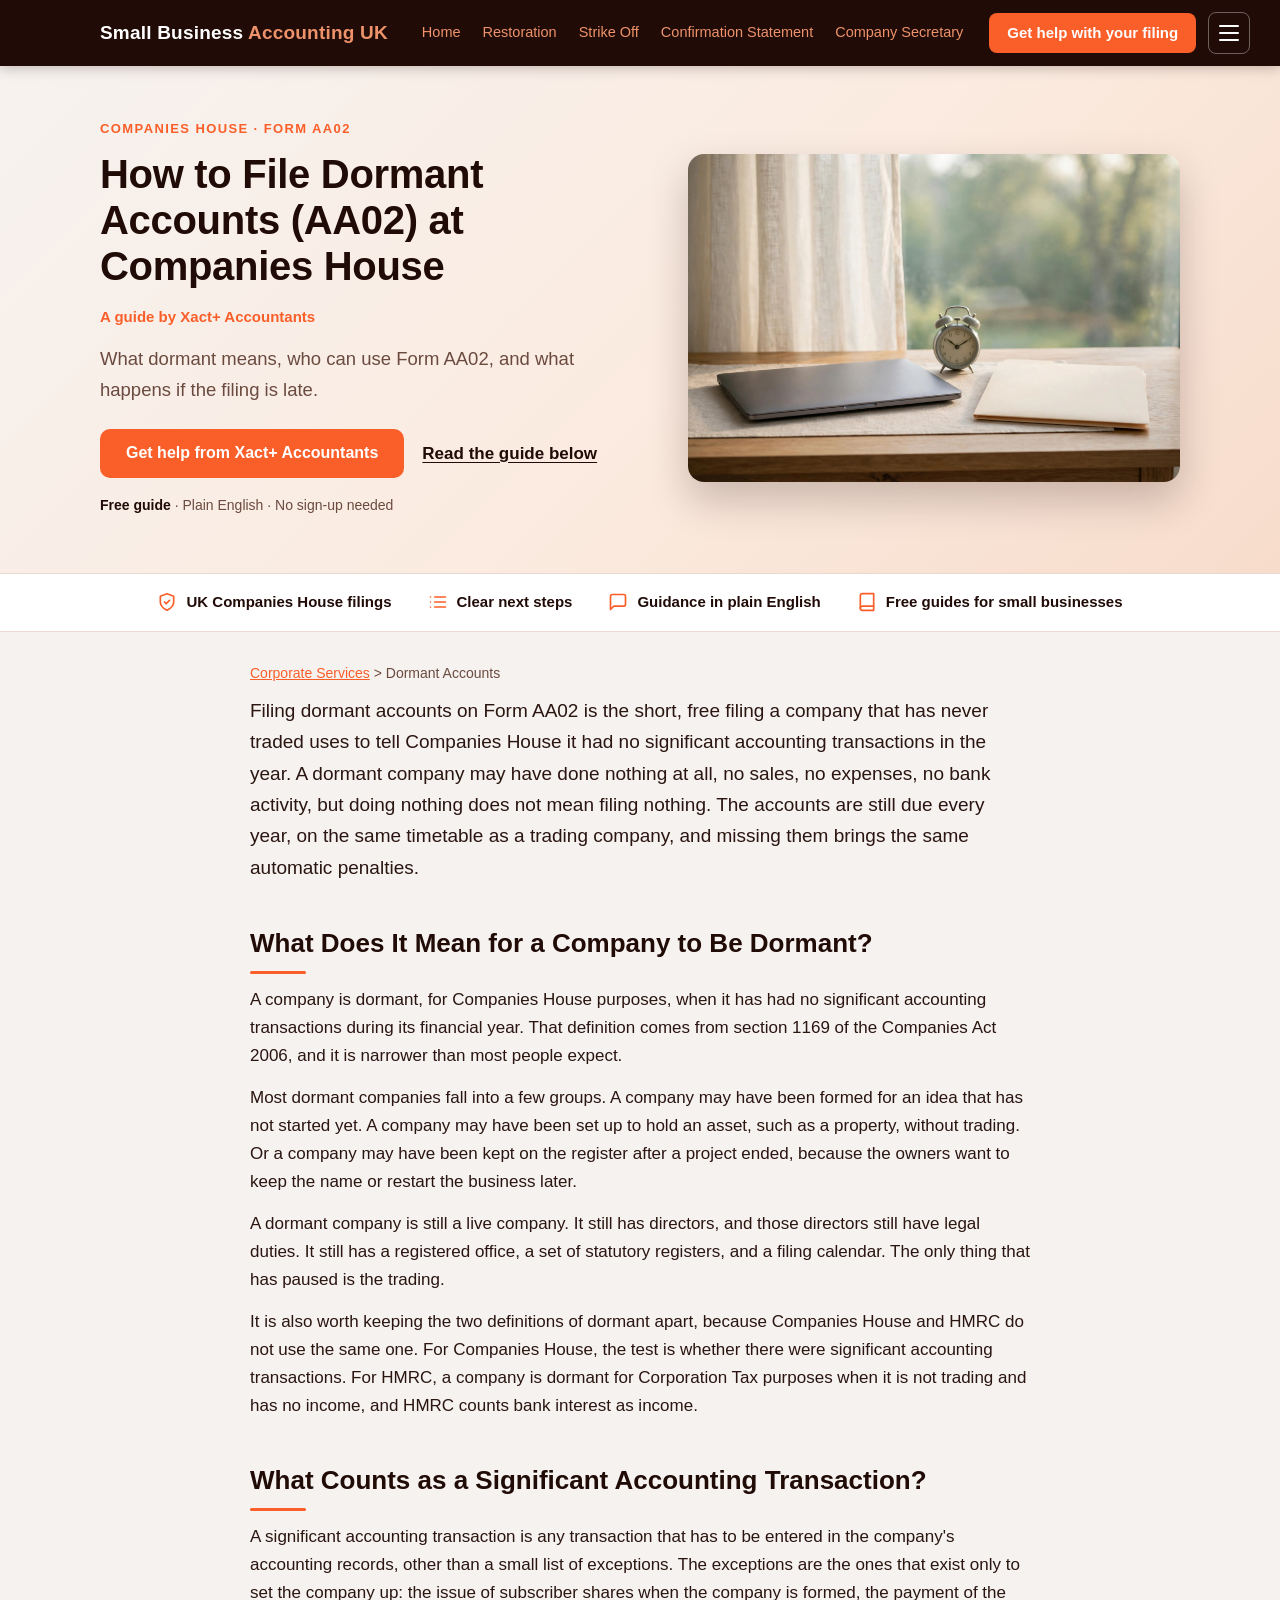
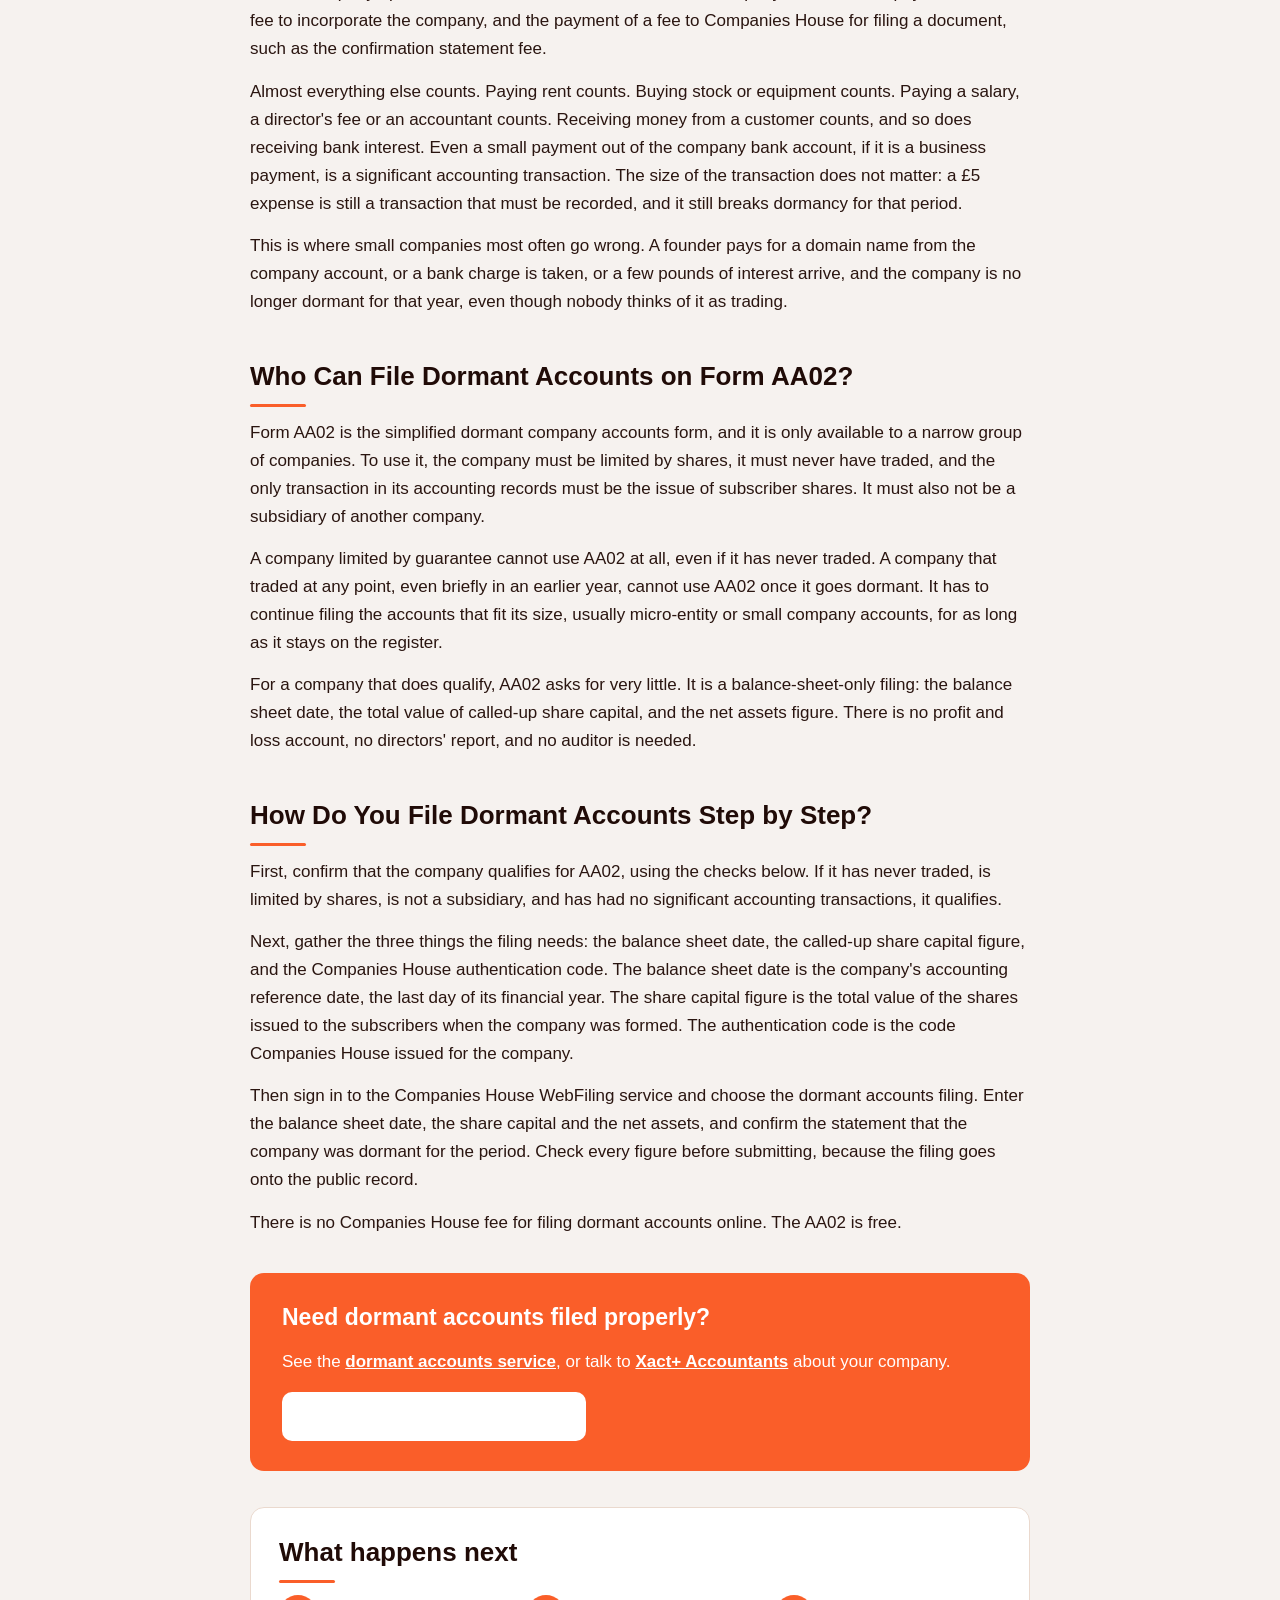
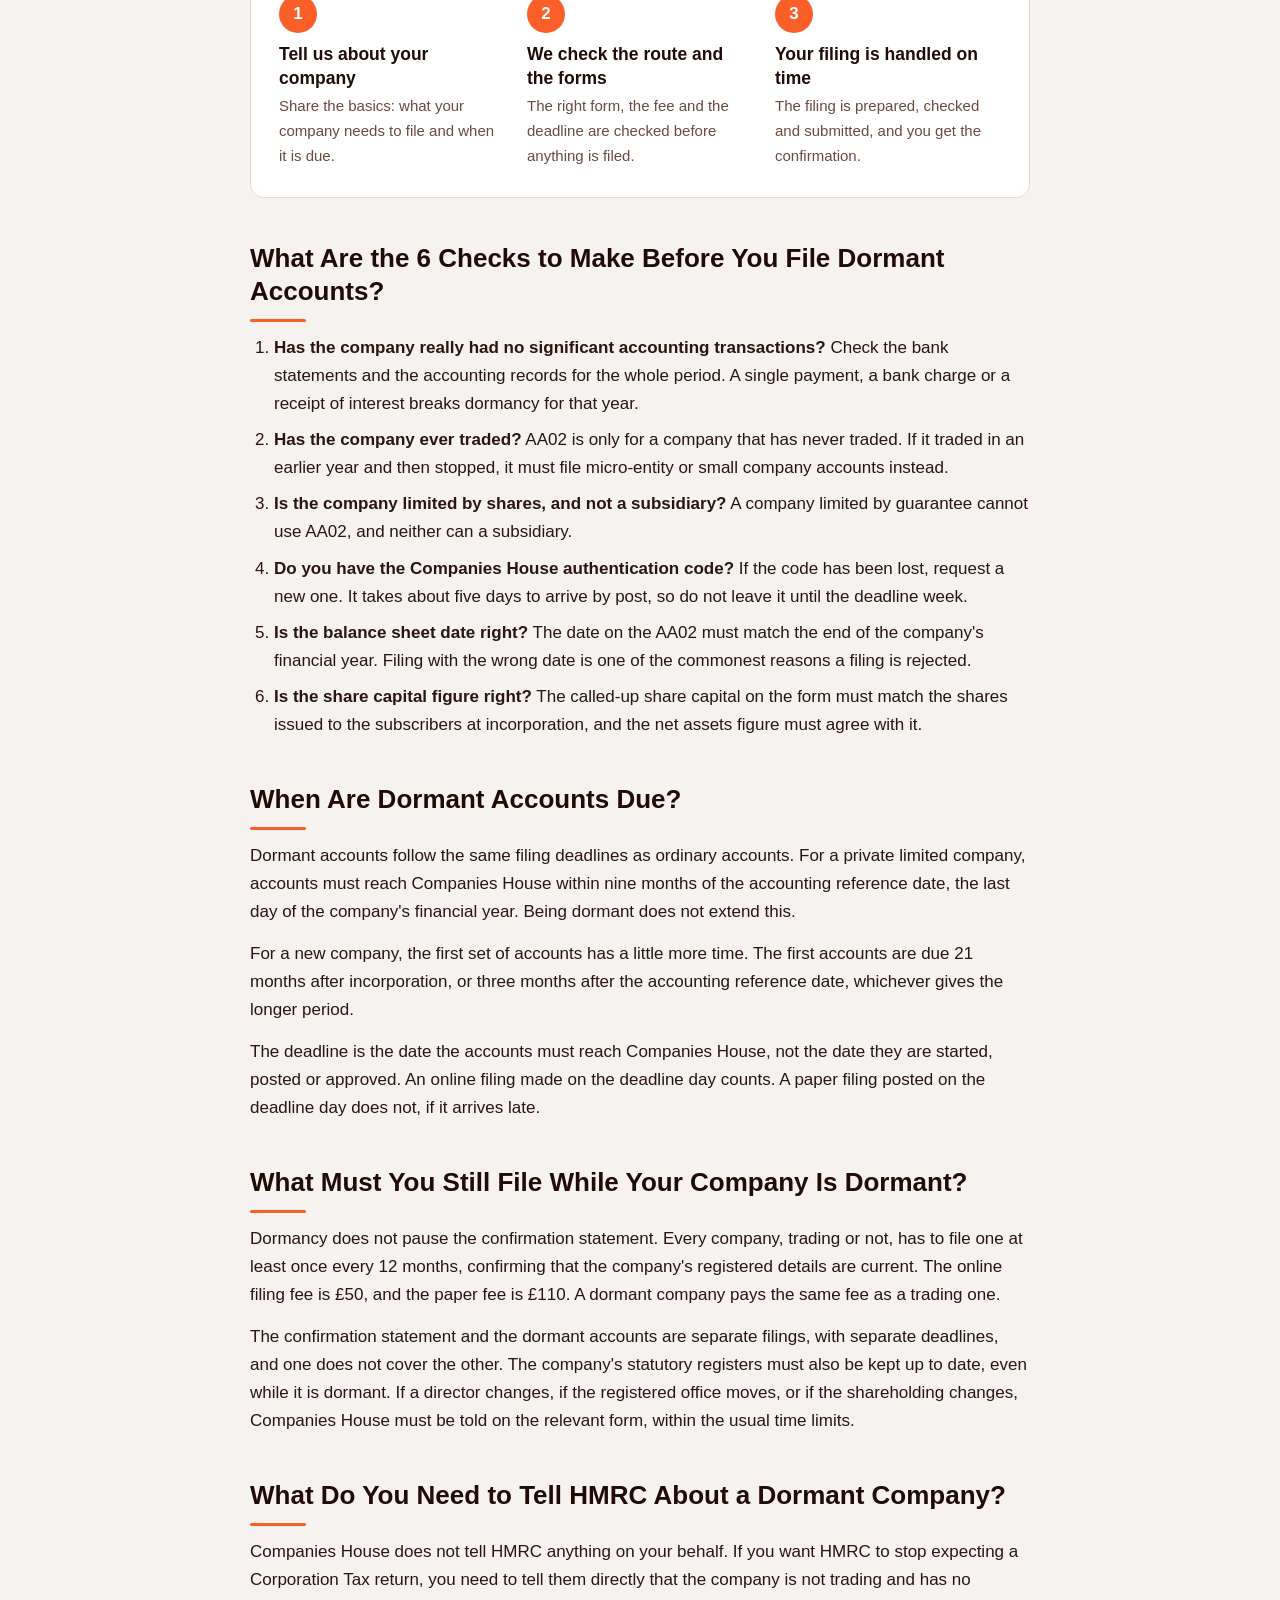
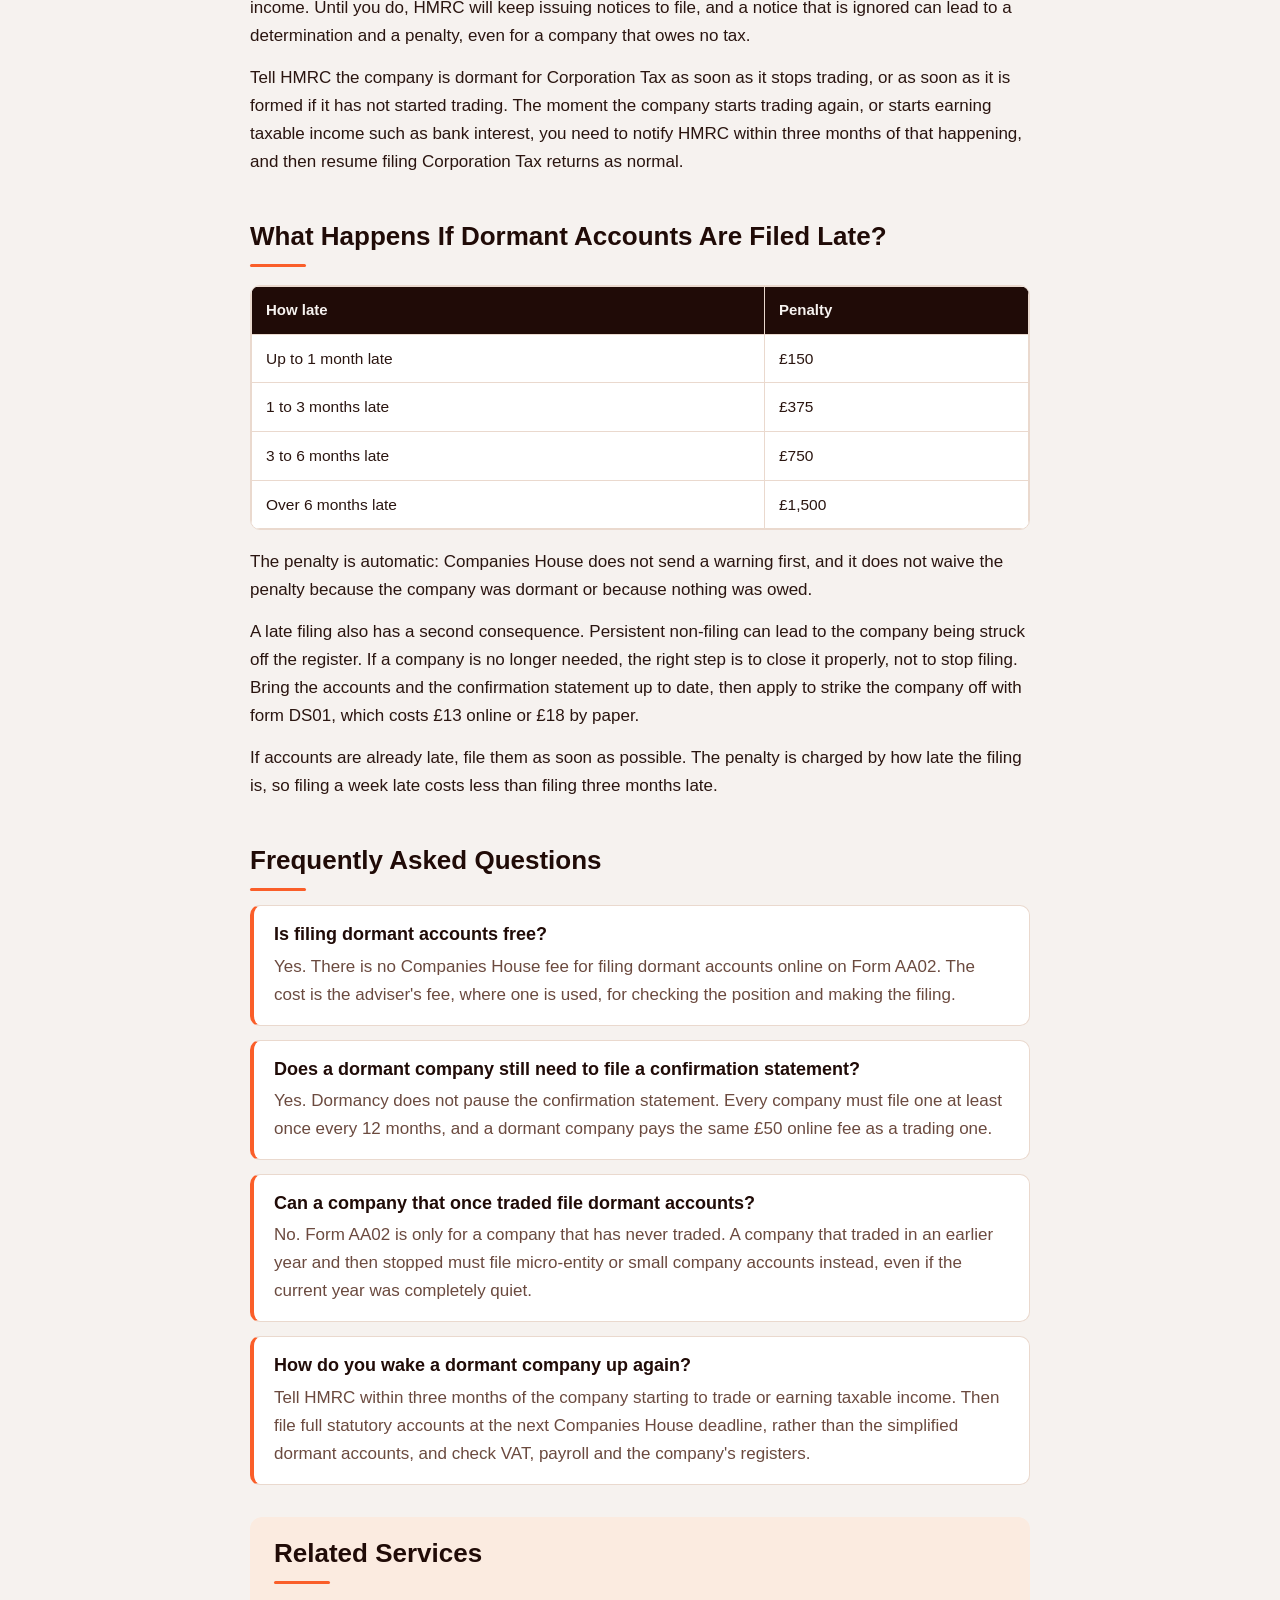
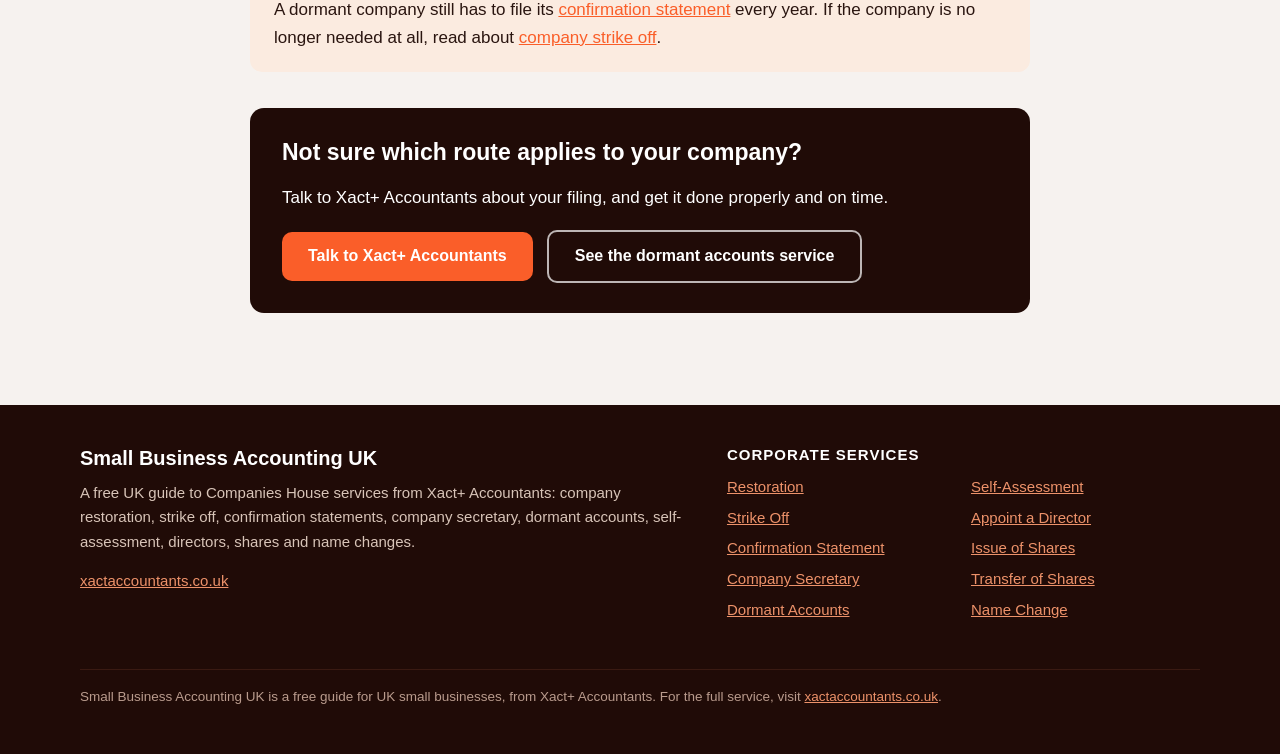
<file: dormant-accounts.html>
<!DOCTYPE html>
<html lang="en-GB">
<head>
<meta charset="utf-8">
<meta name="viewport" content="width=device-width, initial-scale=1">
<title>How to File Dormant Accounts (AA02) at Companies House | Small Business Accounting UK</title>
<meta name="description" content="File dormant accounts on Form AA02. It is free to file online. What counts as a significant accounting transaction, who can use AA02, and the late filing penalties from £150 to £1,500.">
<link rel="stylesheet" href="style.css">
</head>
<body>
<header class="topbar">
<div class="topbar-inner">
<a class="brand" href="index.html">Small Business <span>Accounting UK</span></a>
<nav class="desktop-nav" aria-label="Main">
<a href="index.html">Home</a>
<a href="restoration.html">Restoration</a>
<a href="strike-off.html">Strike Off</a>
<a href="confirmation-statement.html">Confirmation Statement</a>
<a href="company-secretary.html">Company Secretary</a>
</nav>
<div class="header-actions">
<a class="btn btn-sm" href="https://xactaccountants.co.uk/">Get help with your filing</a>
<button class="menu-toggle" type="button" aria-expanded="false" aria-controls="site-menu" aria-label="Menu"><span></span><span></span><span></span></button>
</div>
</div>
<div class="mobile-menu" id="site-menu" hidden>
<a href="index.html">Home</a>
<a href="restoration.html">Restoration</a>
<a href="strike-off.html">Strike Off</a>
<a href="confirmation-statement.html">Confirmation Statement</a>
<a href="company-secretary.html">Company Secretary</a>
<a href="dormant-accounts.html" class="active">Dormant Accounts</a>
<a href="self-assessment.html">Self-Assessment</a>
<a href="appoint-a-director.html">Appoint a Director</a>
<a href="issue-of-shares.html">Issue of Shares</a>
<a href="transfer-of-shares.html">Transfer of Shares</a>
<a href="company-name-change.html">Name Change</a>
</div>
</header>
<section class="hero"><div class="hero-inner">
<div class="hero-copy">
<p class="eyebrow">Companies House · Form AA02</p>
<h1>How to File Dormant Accounts (AA02) at Companies House</h1>
<p class="hero-byline">A guide by Xact+ Accountants</p>
<p class="hero-sub">What dormant means, who can use Form AA02, and what happens if the filing is late.</p>
<div class="hero-cta">
<a class="btn" href="https://xactaccountants.co.uk/dormant-accounts/">Get help from Xact+ Accountants</a>
<a class="hero-link" href="#guide">Read the guide below</a>
</div>
<p class="trust-line"><strong>Free guide</strong> · Plain English · No sign-up needed</p>
</div>
<div class="hero-media"><img src="images/hero-dormant-accounts.jpg" alt="A quiet desk with a closed laptop and a single neat folder" width="1920" height="1280"></div>
</div></section>
<section class="trustbar"><div class="trustbar-inner">
<div class="trust-item"><svg viewBox="0 0 24 24" fill="none" stroke="currentColor" stroke-width="2" stroke-linecap="round" stroke-linejoin="round"><path d="M12 22s8-4 8-10V5l-8-3-8 3v7c0 6 8 10 8 10z"></path><polyline points="9 12 11 14 15 10"></polyline></svg> UK Companies House filings</div>
<div class="trust-item"><svg viewBox="0 0 24 24" fill="none" stroke="currentColor" stroke-width="2" stroke-linecap="round" stroke-linejoin="round"><line x1="8" y1="6" x2="21" y2="6"></line><line x1="8" y1="12" x2="21" y2="12"></line><line x1="8" y1="18" x2="21" y2="18"></line><line x1="3" y1="6" x2="3.01" y2="6"></line><line x1="3" y1="12" x2="3.01" y2="12"></line><line x1="3" y1="18" x2="3.01" y2="18"></line></svg> Clear next steps</div>
<div class="trust-item"><svg viewBox="0 0 24 24" fill="none" stroke="currentColor" stroke-width="2" stroke-linecap="round" stroke-linejoin="round"><path d="M21 15a2 2 0 0 1-2 2H7l-4 4V5a2 2 0 0 1 2-2h14a2 2 0 0 1 2 2z"></path></svg> Guidance in plain English</div>
<div class="trust-item"><svg viewBox="0 0 24 24" fill="none" stroke="currentColor" stroke-width="2" stroke-linecap="round" stroke-linejoin="round"><path d="M4 19.5A2.5 2.5 0 0 1 6.5 17H20"></path><path d="M6.5 2H20v20H6.5A2.5 2.5 0 0 1 4 19.5v-15A2.5 2.5 0 0 1 6.5 2z"></path></svg> Free guides for small businesses</div>
</div></section>
<main id="guide">
<p class="crumb"><a href="index.html">Corporate Services</a> &gt; Dormant Accounts</p>

<p class="lede">Filing dormant accounts on Form AA02 is the short, free filing a company that has never traded uses to tell Companies House it had no significant accounting transactions in the year. A dormant company may have done nothing at all, no sales, no expenses, no bank activity, but doing nothing does not mean filing nothing. The accounts are still due every year, on the same timetable as a trading company, and missing them brings the same automatic penalties.</p>





<h2>What Does It Mean for a Company to Be Dormant?</h2>
<p>A company is dormant, for Companies House purposes, when it has had no significant accounting transactions during its financial year. That definition comes from section 1169 of the Companies Act 2006, and it is narrower than most people expect.</p>
<p>Most dormant companies fall into a few groups. A company may have been formed for an idea that has not started yet. A company may have been set up to hold an asset, such as a property, without trading. Or a company may have been kept on the register after a project ended, because the owners want to keep the name or restart the business later.</p>
<p>A dormant company is still a live company. It still has directors, and those directors still have legal duties. It still has a registered office, a set of statutory registers, and a filing calendar. The only thing that has paused is the trading.</p>
<p>It is also worth keeping the two definitions of dormant apart, because Companies House and HMRC do not use the same one. For Companies House, the test is whether there were significant accounting transactions. For HMRC, a company is dormant for Corporation Tax purposes when it is not trading and has no income, and HMRC counts bank interest as income.</p>

<h2>What Counts as a Significant Accounting Transaction?</h2>
<p>A significant accounting transaction is any transaction that has to be entered in the company's accounting records, other than a small list of exceptions. The exceptions are the ones that exist only to set the company up: the issue of subscriber shares when the company is formed, the payment of the fee to incorporate the company, and the payment of a fee to Companies House for filing a document, such as the confirmation statement fee.</p>
<p>Almost everything else counts. Paying rent counts. Buying stock or equipment counts. Paying a salary, a director's fee or an accountant counts. Receiving money from a customer counts, and so does receiving bank interest. Even a small payment out of the company bank account, if it is a business payment, is a significant accounting transaction. The size of the transaction does not matter: a £5 expense is still a transaction that must be recorded, and it still breaks dormancy for that period.</p>
<p>This is where small companies most often go wrong. A founder pays for a domain name from the company account, or a bank charge is taken, or a few pounds of interest arrive, and the company is no longer dormant for that year, even though nobody thinks of it as trading.</p>

<h2>Who Can File Dormant Accounts on Form AA02?</h2>
<p>Form AA02 is the simplified dormant company accounts form, and it is only available to a narrow group of companies. To use it, the company must be limited by shares, it must never have traded, and the only transaction in its accounting records must be the issue of subscriber shares. It must also not be a subsidiary of another company.</p>
<p>A company limited by guarantee cannot use AA02 at all, even if it has never traded. A company that traded at any point, even briefly in an earlier year, cannot use AA02 once it goes dormant. It has to continue filing the accounts that fit its size, usually micro-entity or small company accounts, for as long as it stays on the register.</p>
<p>For a company that does qualify, AA02 asks for very little. It is a balance-sheet-only filing: the balance sheet date, the total value of called-up share capital, and the net assets figure. There is no profit and loss account, no directors' report, and no auditor is needed.</p>

<h2>How Do You File Dormant Accounts Step by Step?</h2>
<p>First, confirm that the company qualifies for AA02, using the checks below. If it has never traded, is limited by shares, is not a subsidiary, and has had no significant accounting transactions, it qualifies.</p>
<p>Next, gather the three things the filing needs: the balance sheet date, the called-up share capital figure, and the Companies House authentication code. The balance sheet date is the company's accounting reference date, the last day of its financial year. The share capital figure is the total value of the shares issued to the subscribers when the company was formed. The authentication code is the code Companies House issued for the company.</p>
<p>Then sign in to the Companies House WebFiling service and choose the dormant accounts filing. Enter the balance sheet date, the share capital and the net assets, and confirm the statement that the company was dormant for the period. Check every figure before submitting, because the filing goes onto the public record.</p>
<p>There is no Companies House fee for filing dormant accounts online. The AA02 is free.</p>

<aside class="cta cta-mid">
<p class="cta-title">Need dormant accounts filed properly?</p>
<p>See the <a href="https://xactaccountants.co.uk/dormant-accounts/">dormant accounts service</a>, or talk to <a href="https://xactaccountants.co.uk/">Xact+ Accountants</a> about your company.</p>
<a class="btn btn-light" href="https://xactaccountants.co.uk/dormant-accounts/">Get help from Xact+ Accountants</a>
</aside>

<section class="steps">
<h2>What happens next</h2>
<ol class="steps-list">
<li><span class="step-num">1</span><h3>Tell us about your company</h3><p>Share the basics: what your company needs to file and when it is due.</p></li>
<li><span class="step-num">2</span><h3>We check the route and the forms</h3><p>The right form, the fee and the deadline are checked before anything is filed.</p></li>
<li><span class="step-num">3</span><h3>Your filing is handled on time</h3><p>The filing is prepared, checked and submitted, and you get the confirmation.</p></li>
</ol>
</section>

<h2>What Are the 6 Checks to Make Before You File Dormant Accounts?</h2>
<ol>
<li><strong>Has the company really had no significant accounting transactions?</strong> Check the bank statements and the accounting records for the whole period. A single payment, a bank charge or a receipt of interest breaks dormancy for that year.</li>
<li><strong>Has the company ever traded?</strong> AA02 is only for a company that has never traded. If it traded in an earlier year and then stopped, it must file micro-entity or small company accounts instead.</li>
<li><strong>Is the company limited by shares, and not a subsidiary?</strong> A company limited by guarantee cannot use AA02, and neither can a subsidiary.</li>
<li><strong>Do you have the Companies House authentication code?</strong> If the code has been lost, request a new one. It takes about five days to arrive by post, so do not leave it until the deadline week.</li>
<li><strong>Is the balance sheet date right?</strong> The date on the AA02 must match the end of the company's financial year. Filing with the wrong date is one of the commonest reasons a filing is rejected.</li>
<li><strong>Is the share capital figure right?</strong> The called-up share capital on the form must match the shares issued to the subscribers at incorporation, and the net assets figure must agree with it.</li>
</ol>

<h2>When Are Dormant Accounts Due?</h2>
<p>Dormant accounts follow the same filing deadlines as ordinary accounts. For a private limited company, accounts must reach Companies House within nine months of the accounting reference date, the last day of the company's financial year. Being dormant does not extend this.</p>
<p>For a new company, the first set of accounts has a little more time. The first accounts are due 21 months after incorporation, or three months after the accounting reference date, whichever gives the longer period.</p>
<p>The deadline is the date the accounts must reach Companies House, not the date they are started, posted or approved. An online filing made on the deadline day counts. A paper filing posted on the deadline day does not, if it arrives late.</p>

<h2>What Must You Still File While Your Company Is Dormant?</h2>
<p>Dormancy does not pause the confirmation statement. Every company, trading or not, has to file one at least once every 12 months, confirming that the company's registered details are current. The online filing fee is £50, and the paper fee is £110. A dormant company pays the same fee as a trading one.</p>
<p>The confirmation statement and the dormant accounts are separate filings, with separate deadlines, and one does not cover the other. The company's statutory registers must also be kept up to date, even while it is dormant. If a director changes, if the registered office moves, or if the shareholding changes, Companies House must be told on the relevant form, within the usual time limits.</p>

<h2>What Do You Need to Tell HMRC About a Dormant Company?</h2>
<p>Companies House does not tell HMRC anything on your behalf. If you want HMRC to stop expecting a Corporation Tax return, you need to tell them directly that the company is not trading and has no income. Until you do, HMRC will keep issuing notices to file, and a notice that is ignored can lead to a determination and a penalty, even for a company that owes no tax.</p>
<p>Tell HMRC the company is dormant for Corporation Tax as soon as it stops trading, or as soon as it is formed if it has not started trading. The moment the company starts trading again, or starts earning taxable income such as bank interest, you need to notify HMRC within three months of that happening, and then resume filing Corporation Tax returns as normal.</p>

<h2>What Happens If Dormant Accounts Are Filed Late?</h2>
<div class="table-wrap"><table>
<tr><th>How late</th><th>Penalty</th></tr>
<tr><td>Up to 1 month late</td><td>£150</td></tr>
<tr><td>1 to 3 months late</td><td>£375</td></tr>
<tr><td>3 to 6 months late</td><td>£750</td></tr>
<tr><td>Over 6 months late</td><td>£1,500</td></tr>
</table></div>
<p>The penalty is automatic: Companies House does not send a warning first, and it does not waive the penalty because the company was dormant or because nothing was owed.</p>
<p>A late filing also has a second consequence. Persistent non-filing can lead to the company being struck off the register. If a company is no longer needed, the right step is to close it properly, not to stop filing. Bring the accounts and the confirmation statement up to date, then apply to strike the company off with form DS01, which costs £13 online or £18 by paper.</p>
<p>If accounts are already late, file them as soon as possible. The penalty is charged by how late the filing is, so filing a week late costs less than filing three months late.</p>


<h2>Frequently Asked Questions</h2>
<div class="faq">
<div class="faq-item">
<h3>Is filing dormant accounts free?</h3>
<p>Yes. There is no Companies House fee for filing dormant accounts online on Form AA02. The cost is the adviser's fee, where one is used, for checking the position and making the filing.</p>
</div>
<div class="faq-item">
<h3>Does a dormant company still need to file a confirmation statement?</h3>
<p>Yes. Dormancy does not pause the confirmation statement. Every company must file one at least once every 12 months, and a dormant company pays the same £50 online fee as a trading one.</p>
</div>
<div class="faq-item">
<h3>Can a company that once traded file dormant accounts?</h3>
<p>No. Form AA02 is only for a company that has never traded. A company that traded in an earlier year and then stopped must file micro-entity or small company accounts instead, even if the current year was completely quiet.</p>
</div>
<div class="faq-item">
<h3>How do you wake a dormant company up again?</h3>
<p>Tell HMRC within three months of the company starting to trade or earning taxable income. Then file full statutory accounts at the next Companies House deadline, rather than the simplified dormant accounts, and check VAT, payroll and the company's registers.</p>
</div>
</div><div class="related">
<h2>Related Services</h2>
<p>A dormant company still has to file its <a href="confirmation-statement.html">confirmation statement</a> every year. If the company is no longer needed at all, read about <a href="strike-off.html">company strike off</a>.</p>
</div>



<aside class="cta cta-bottom">
<p class="cta-title">Not sure which route applies to your company?</p>
<p>Talk to Xact+ Accountants about your filing, and get it done properly and on time.</p>
<div class="cta-actions">
<a class="btn" href="https://xactaccountants.co.uk/">Talk to Xact+ Accountants</a>
<a class="btn btn-outline-light" href="https://xactaccountants.co.uk/dormant-accounts/">See the dormant accounts service</a>
</div>
</aside>
</main>
<footer class="site"><div class="inner">
<div>
<h2>Small Business Accounting UK</h2>
<p>A free UK guide to Companies House services from Xact+ Accountants: company restoration, strike off, confirmation statements, company secretary, dormant accounts, self-assessment, directors, shares and name changes.</p>
<p><a href="https://xactaccountants.co.uk/">xactaccountants.co.uk</a></p>
</div>
<div>
<h3>Corporate services</h3>
<ul>
<li><a href="restoration.html">Restoration</a></li>
<li><a href="strike-off.html">Strike Off</a></li>
<li><a href="confirmation-statement.html">Confirmation Statement</a></li>
<li><a href="company-secretary.html">Company Secretary</a></li>
<li><a href="dormant-accounts.html">Dormant Accounts</a></li>
<li><a href="self-assessment.html">Self-Assessment</a></li>
<li><a href="appoint-a-director.html">Appoint a Director</a></li>
<li><a href="issue-of-shares.html">Issue of Shares</a></li>
<li><a href="transfer-of-shares.html">Transfer of Shares</a></li>
<li><a href="company-name-change.html">Name Change</a></li>
</ul>
</div>
<p class="foot-note">Small Business Accounting UK is a free guide for UK small businesses, from Xact+ Accountants. For the full service, visit <a href="https://xactaccountants.co.uk/">xactaccountants.co.uk</a>.</p>
</div></footer>

<script>
(function(){var b=document.querySelector('.menu-toggle'),m=document.getElementById('site-menu');if(!b||!m)return;b.addEventListener('click',function(){var open=m.hidden;m.hidden=!open;b.setAttribute('aria-expanded',String(open));b.classList.toggle('open',open);});m.addEventListener('click',function(e){if(e.target.tagName==='A'){m.hidden=true;b.setAttribute('aria-expanded','false');b.classList.remove('open');}});document.addEventListener('keydown',function(e){if(e.key==='Escape'&&!m.hidden){m.hidden=true;b.setAttribute('aria-expanded','false');b.classList.remove('open');}});})();
</script>
</body>
</html>
</file>
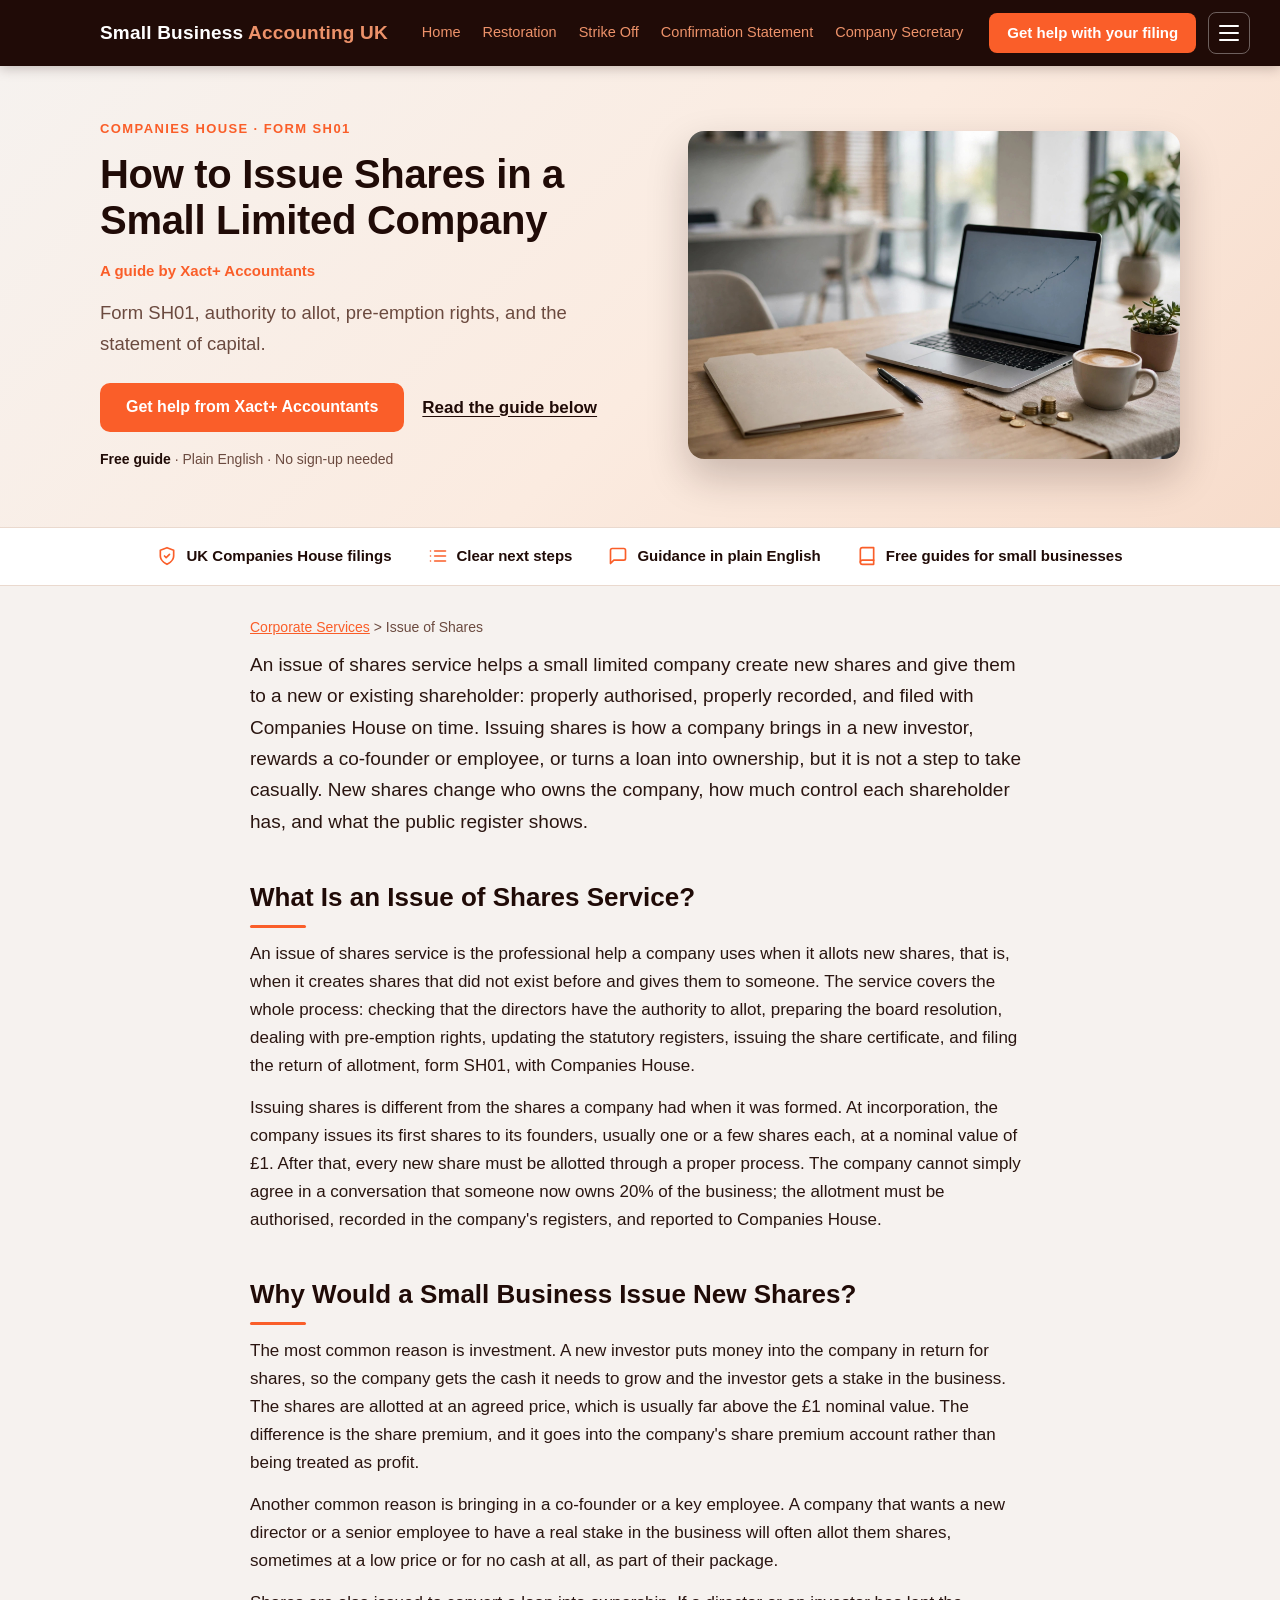
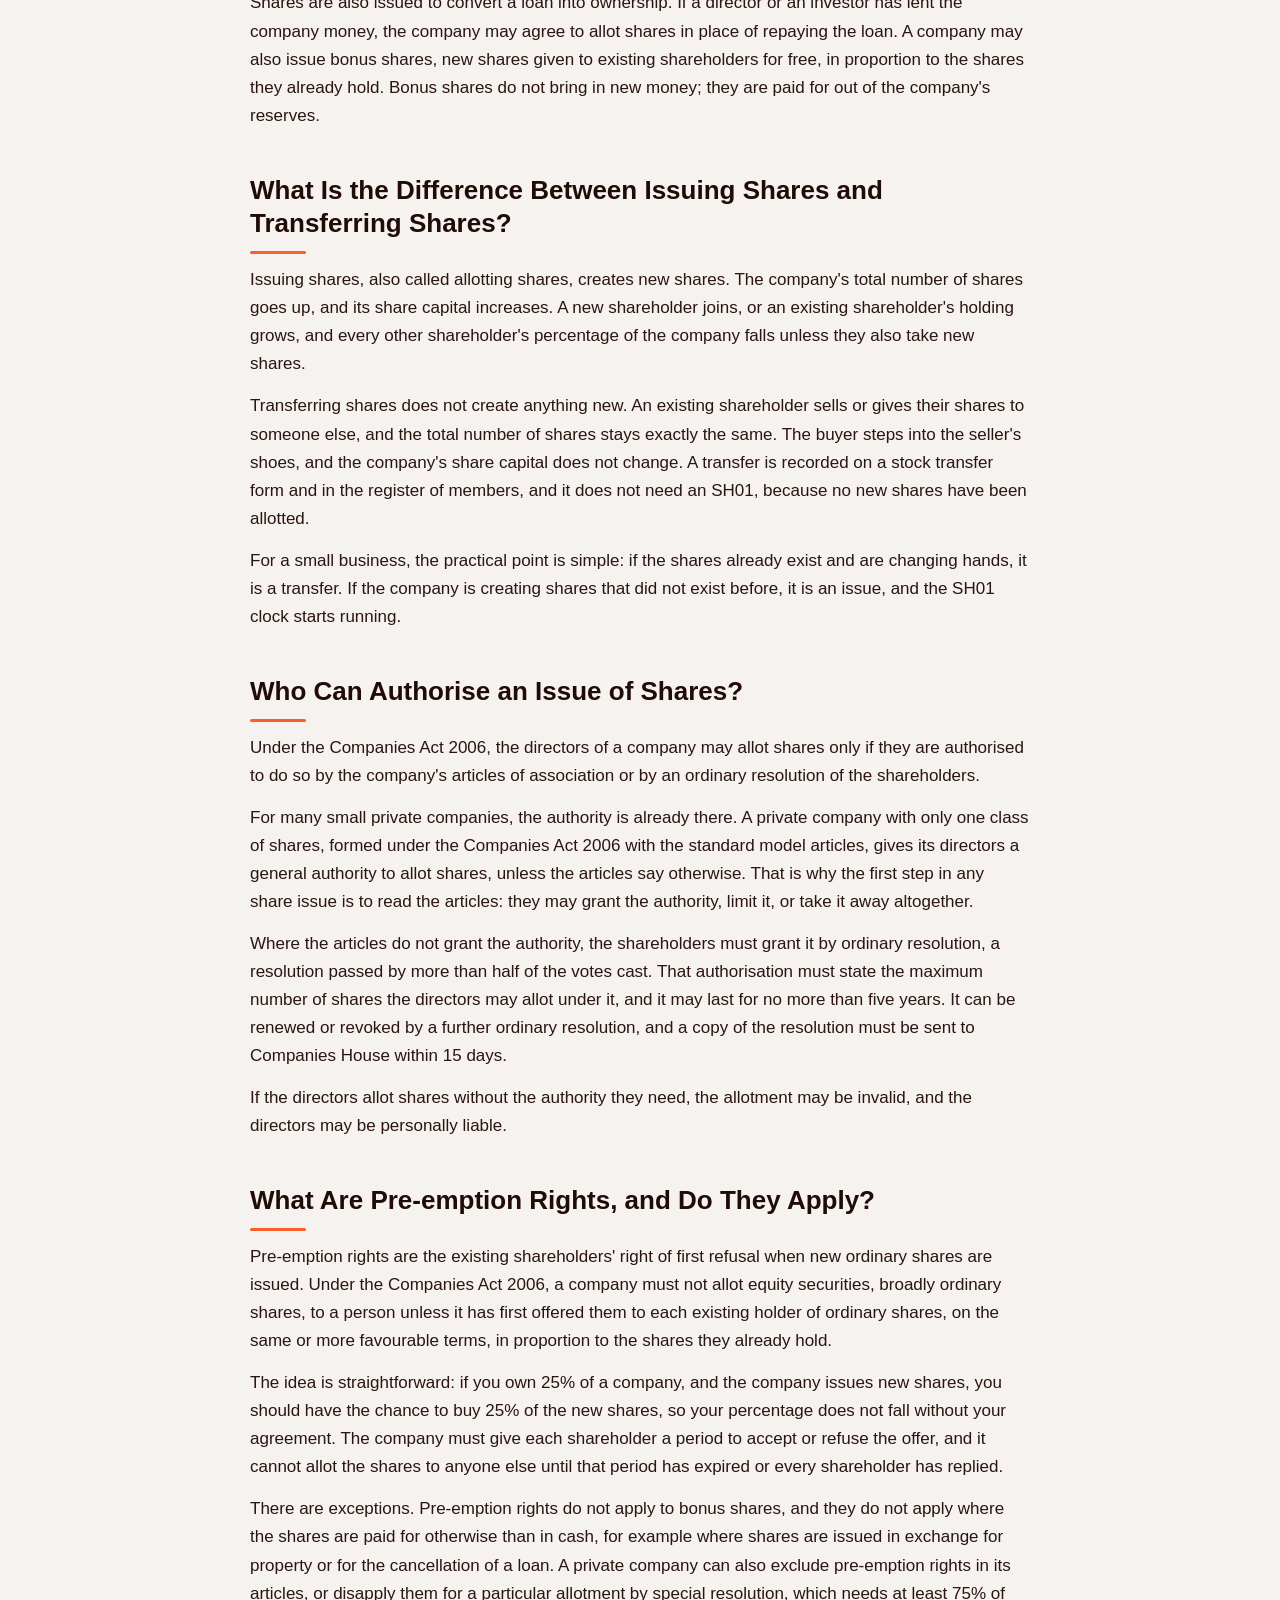
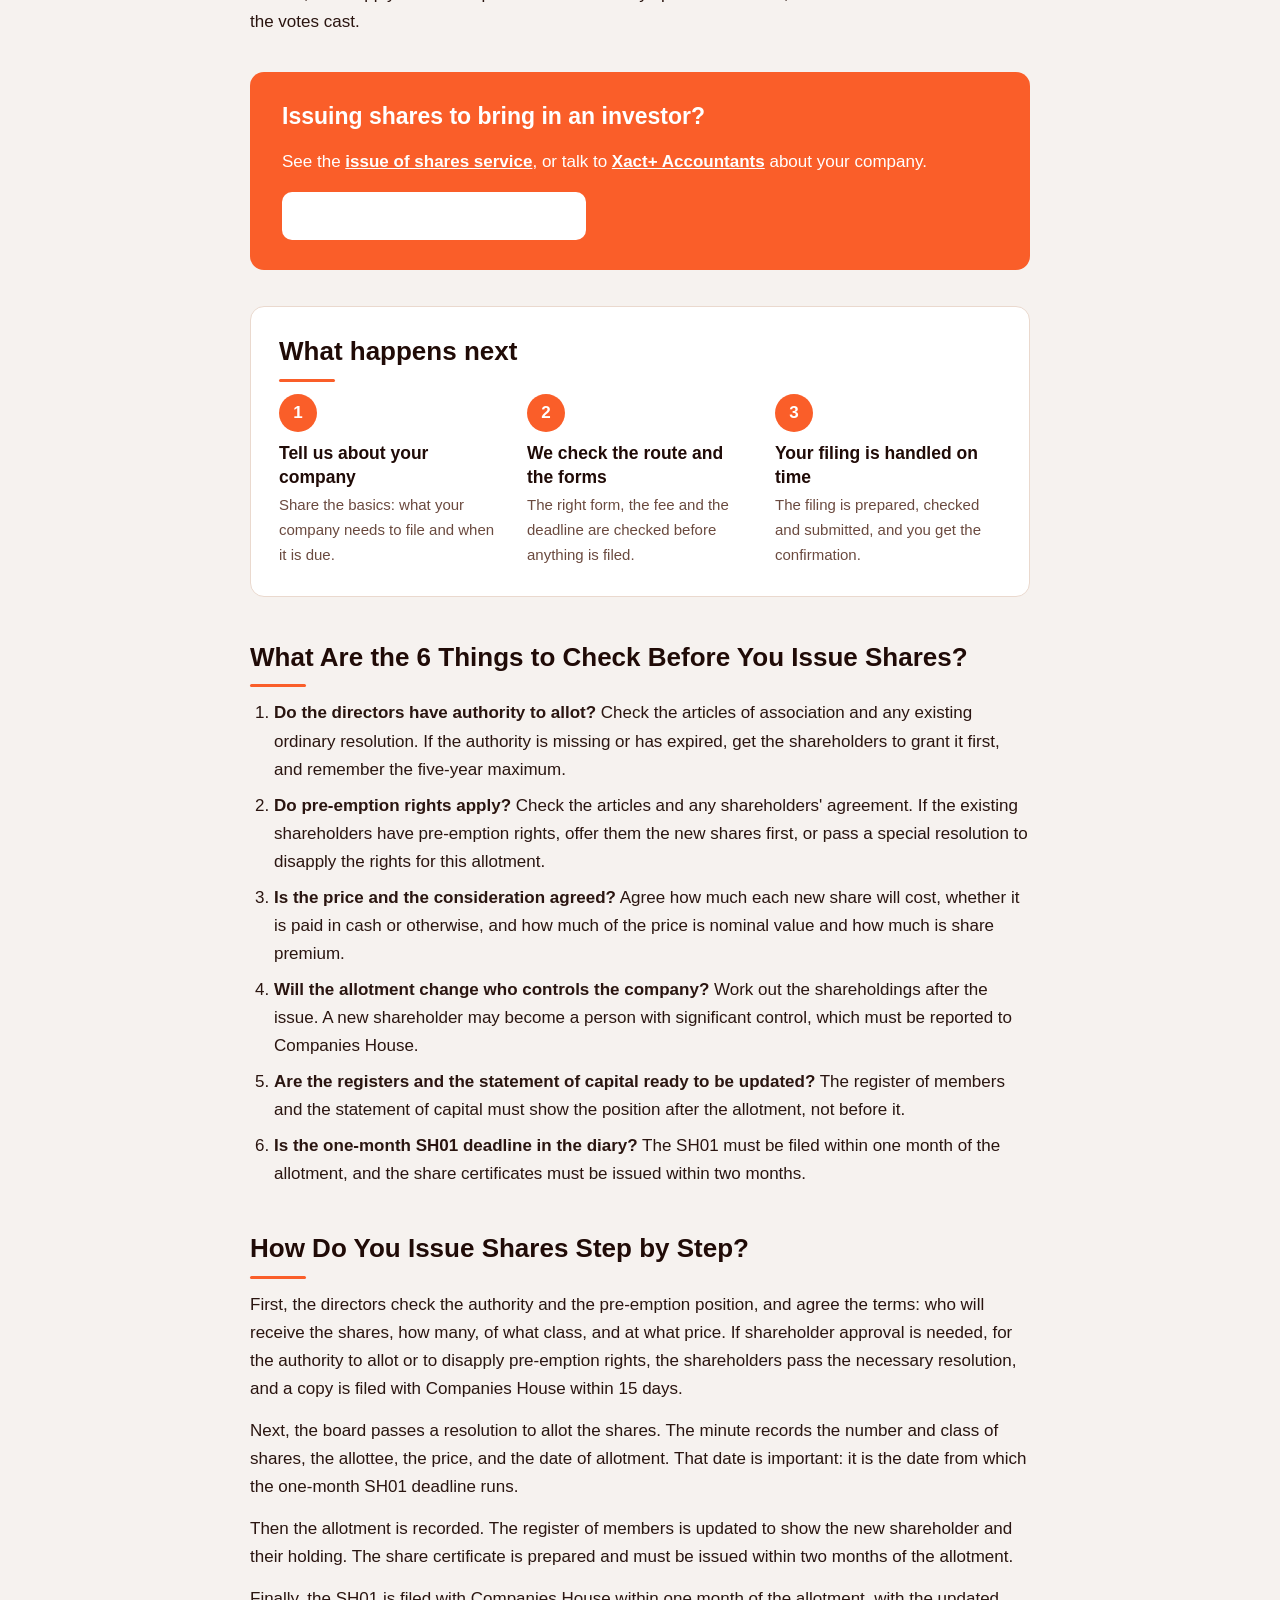
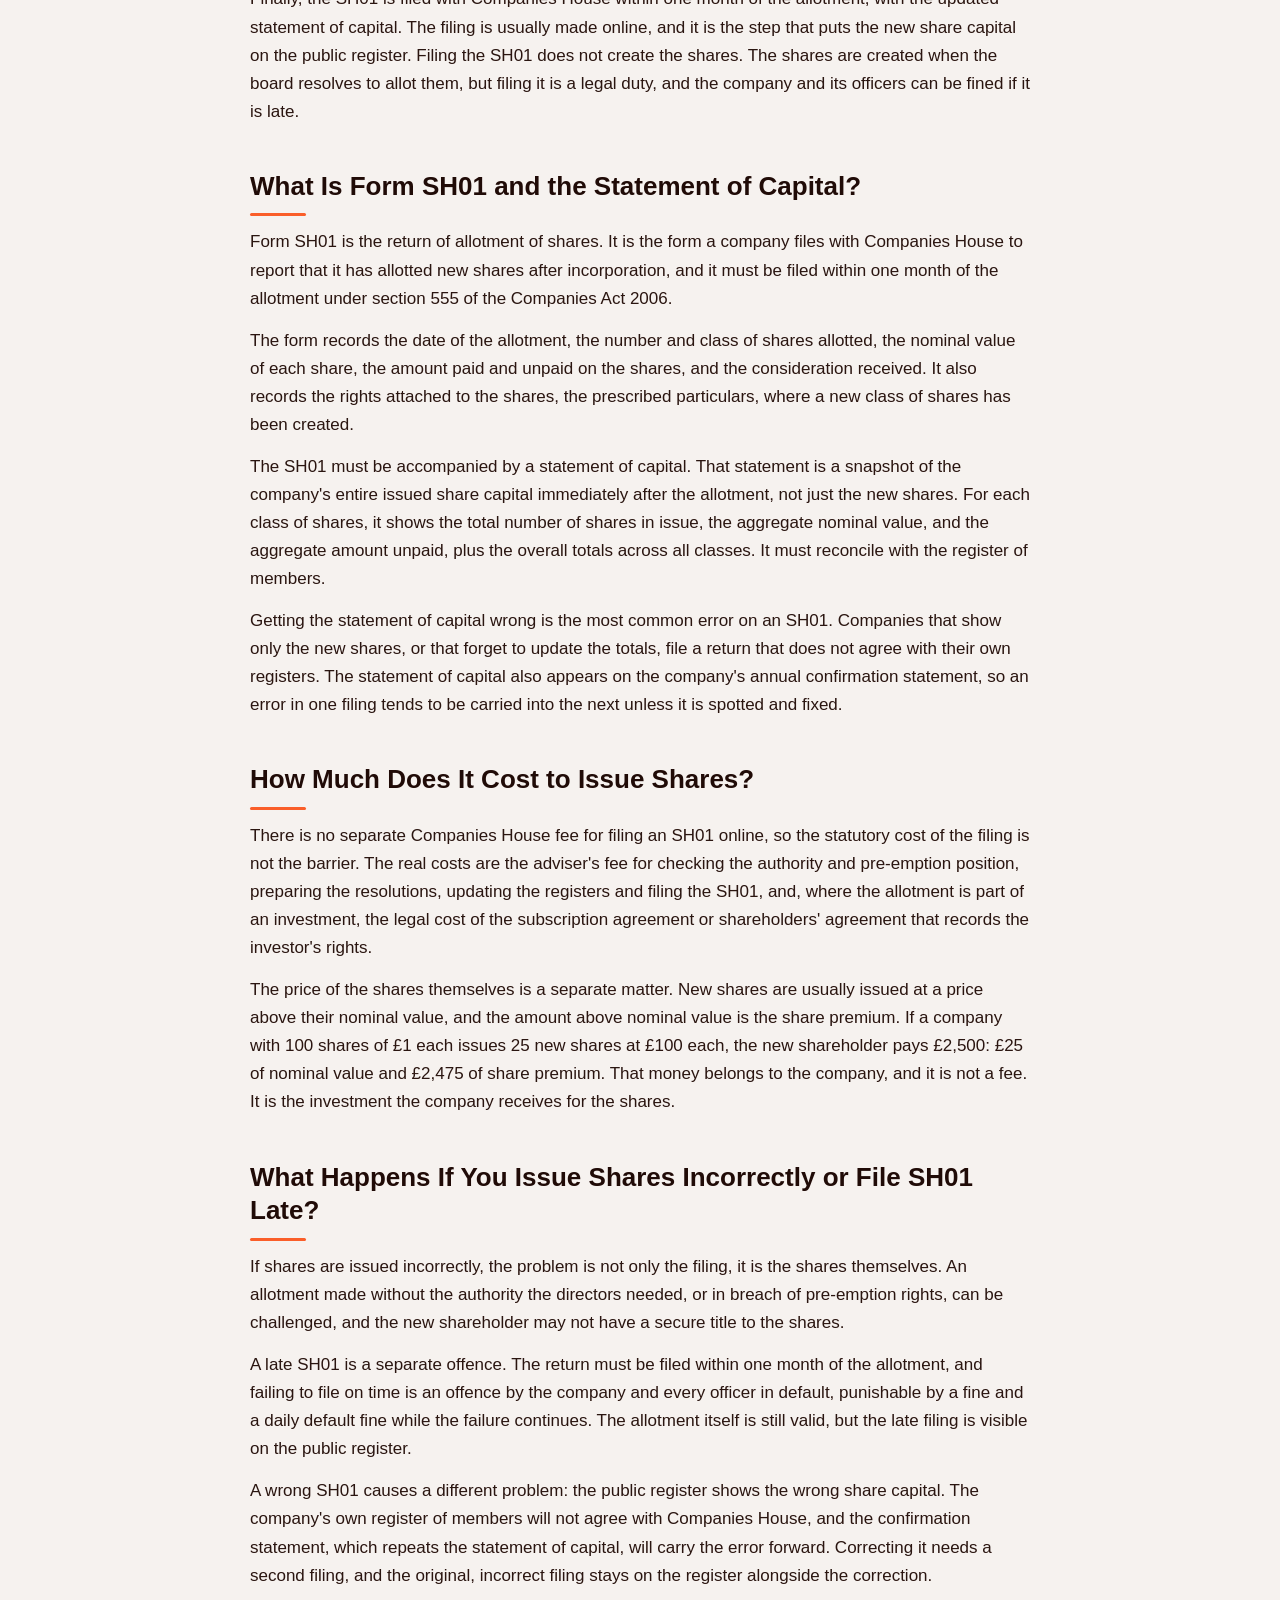
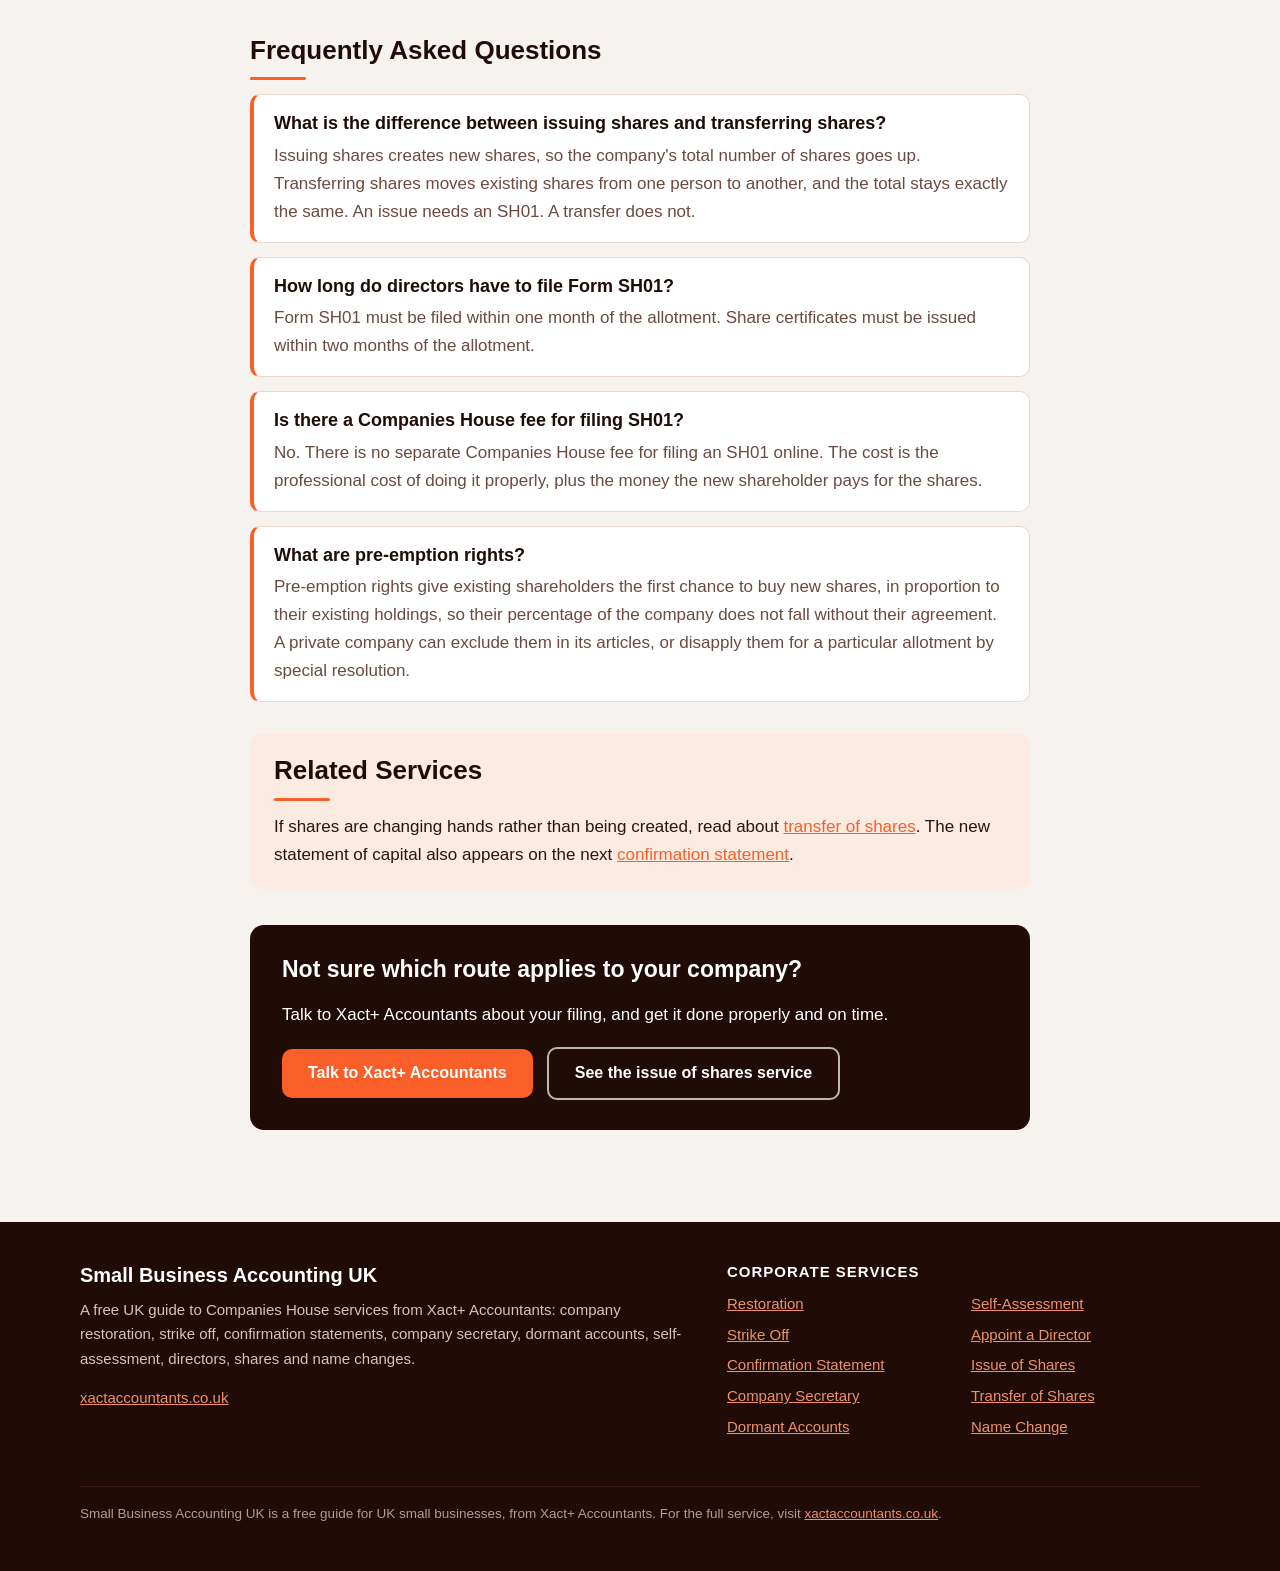
<file: issue-of-shares.html>
<!DOCTYPE html>
<html lang="en-GB">
<head>
<meta charset="utf-8">
<meta name="viewport" content="width=device-width, initial-scale=1">
<title>How to Issue Shares in a Small Limited Company (Form SH01) | Small Business Accounting UK</title>
<meta name="description" content="Issue new shares in a limited company with Form SH01, filed within one month. Authority to allot, pre-emption rights, the statement of capital, and no Companies House fee for filing SH01 online.">
<link rel="stylesheet" href="style.css">
</head>
<body>
<header class="topbar">
<div class="topbar-inner">
<a class="brand" href="index.html">Small Business <span>Accounting UK</span></a>
<nav class="desktop-nav" aria-label="Main">
<a href="index.html">Home</a>
<a href="restoration.html">Restoration</a>
<a href="strike-off.html">Strike Off</a>
<a href="confirmation-statement.html">Confirmation Statement</a>
<a href="company-secretary.html">Company Secretary</a>
</nav>
<div class="header-actions">
<a class="btn btn-sm" href="https://xactaccountants.co.uk/">Get help with your filing</a>
<button class="menu-toggle" type="button" aria-expanded="false" aria-controls="site-menu" aria-label="Menu"><span></span><span></span><span></span></button>
</div>
</div>
<div class="mobile-menu" id="site-menu" hidden>
<a href="index.html">Home</a>
<a href="restoration.html">Restoration</a>
<a href="strike-off.html">Strike Off</a>
<a href="confirmation-statement.html">Confirmation Statement</a>
<a href="company-secretary.html">Company Secretary</a>
<a href="dormant-accounts.html">Dormant Accounts</a>
<a href="self-assessment.html">Self-Assessment</a>
<a href="appoint-a-director.html">Appoint a Director</a>
<a href="issue-of-shares.html" class="active">Issue of Shares</a>
<a href="transfer-of-shares.html">Transfer of Shares</a>
<a href="company-name-change.html">Name Change</a>
</div>
</header>
<section class="hero"><div class="hero-inner">
<div class="hero-copy">
<p class="eyebrow">Companies House · Form SH01</p>
<h1>How to Issue Shares in a Small Limited Company</h1>
<p class="hero-byline">A guide by Xact+ Accountants</p>
<p class="hero-sub">Form SH01, authority to allot, pre-emption rights, and the statement of capital.</p>
<div class="hero-cta">
<a class="btn" href="https://xactaccountants.co.uk/issue-of-shares/">Get help from Xact+ Accountants</a>
<a class="hero-link" href="#guide">Read the guide below</a>
</div>
<p class="trust-line"><strong>Free guide</strong> · Plain English · No sign-up needed</p>
</div>
<div class="hero-media"><img src="images/hero-issue-of-shares.jpg" alt="A desk with a document folder, a pen, a laptop and a coffee cup" width="1920" height="1280"></div>
</div></section>
<section class="trustbar"><div class="trustbar-inner">
<div class="trust-item"><svg viewBox="0 0 24 24" fill="none" stroke="currentColor" stroke-width="2" stroke-linecap="round" stroke-linejoin="round"><path d="M12 22s8-4 8-10V5l-8-3-8 3v7c0 6 8 10 8 10z"></path><polyline points="9 12 11 14 15 10"></polyline></svg> UK Companies House filings</div>
<div class="trust-item"><svg viewBox="0 0 24 24" fill="none" stroke="currentColor" stroke-width="2" stroke-linecap="round" stroke-linejoin="round"><line x1="8" y1="6" x2="21" y2="6"></line><line x1="8" y1="12" x2="21" y2="12"></line><line x1="8" y1="18" x2="21" y2="18"></line><line x1="3" y1="6" x2="3.01" y2="6"></line><line x1="3" y1="12" x2="3.01" y2="12"></line><line x1="3" y1="18" x2="3.01" y2="18"></line></svg> Clear next steps</div>
<div class="trust-item"><svg viewBox="0 0 24 24" fill="none" stroke="currentColor" stroke-width="2" stroke-linecap="round" stroke-linejoin="round"><path d="M21 15a2 2 0 0 1-2 2H7l-4 4V5a2 2 0 0 1 2-2h14a2 2 0 0 1 2 2z"></path></svg> Guidance in plain English</div>
<div class="trust-item"><svg viewBox="0 0 24 24" fill="none" stroke="currentColor" stroke-width="2" stroke-linecap="round" stroke-linejoin="round"><path d="M4 19.5A2.5 2.5 0 0 1 6.5 17H20"></path><path d="M6.5 2H20v20H6.5A2.5 2.5 0 0 1 4 19.5v-15A2.5 2.5 0 0 1 6.5 2z"></path></svg> Free guides for small businesses</div>
</div></section>
<main id="guide">
<p class="crumb"><a href="index.html">Corporate Services</a> &gt; Issue of Shares</p>

<p class="lede">An issue of shares service helps a small limited company create new shares and give them to a new or existing shareholder: properly authorised, properly recorded, and filed with Companies House on time. Issuing shares is how a company brings in a new investor, rewards a co-founder or employee, or turns a loan into ownership, but it is not a step to take casually. New shares change who owns the company, how much control each shareholder has, and what the public register shows.</p>





<h2>What Is an Issue of Shares Service?</h2>
<p>An issue of shares service is the professional help a company uses when it allots new shares, that is, when it creates shares that did not exist before and gives them to someone. The service covers the whole process: checking that the directors have the authority to allot, preparing the board resolution, dealing with pre-emption rights, updating the statutory registers, issuing the share certificate, and filing the return of allotment, form SH01, with Companies House.</p>
<p>Issuing shares is different from the shares a company had when it was formed. At incorporation, the company issues its first shares to its founders, usually one or a few shares each, at a nominal value of £1. After that, every new share must be allotted through a proper process. The company cannot simply agree in a conversation that someone now owns 20% of the business; the allotment must be authorised, recorded in the company's registers, and reported to Companies House.</p>

<h2>Why Would a Small Business Issue New Shares?</h2>
<p>The most common reason is investment. A new investor puts money into the company in return for shares, so the company gets the cash it needs to grow and the investor gets a stake in the business. The shares are allotted at an agreed price, which is usually far above the £1 nominal value. The difference is the share premium, and it goes into the company's share premium account rather than being treated as profit.</p>
<p>Another common reason is bringing in a co-founder or a key employee. A company that wants a new director or a senior employee to have a real stake in the business will often allot them shares, sometimes at a low price or for no cash at all, as part of their package.</p>
<p>Shares are also issued to convert a loan into ownership. If a director or an investor has lent the company money, the company may agree to allot shares in place of repaying the loan. A company may also issue bonus shares, new shares given to existing shareholders for free, in proportion to the shares they already hold. Bonus shares do not bring in new money; they are paid for out of the company's reserves.</p>

<h2>What Is the Difference Between Issuing Shares and Transferring Shares?</h2>
<p>Issuing shares, also called allotting shares, creates new shares. The company's total number of shares goes up, and its share capital increases. A new shareholder joins, or an existing shareholder's holding grows, and every other shareholder's percentage of the company falls unless they also take new shares.</p>
<p>Transferring shares does not create anything new. An existing shareholder sells or gives their shares to someone else, and the total number of shares stays exactly the same. The buyer steps into the seller's shoes, and the company's share capital does not change. A transfer is recorded on a stock transfer form and in the register of members, and it does not need an SH01, because no new shares have been allotted.</p>
<p>For a small business, the practical point is simple: if the shares already exist and are changing hands, it is a transfer. If the company is creating shares that did not exist before, it is an issue, and the SH01 clock starts running.</p>

<h2>Who Can Authorise an Issue of Shares?</h2>
<p>Under the Companies Act 2006, the directors of a company may allot shares only if they are authorised to do so by the company's articles of association or by an ordinary resolution of the shareholders.</p>
<p>For many small private companies, the authority is already there. A private company with only one class of shares, formed under the Companies Act 2006 with the standard model articles, gives its directors a general authority to allot shares, unless the articles say otherwise. That is why the first step in any share issue is to read the articles: they may grant the authority, limit it, or take it away altogether.</p>
<p>Where the articles do not grant the authority, the shareholders must grant it by ordinary resolution, a resolution passed by more than half of the votes cast. That authorisation must state the maximum number of shares the directors may allot under it, and it may last for no more than five years. It can be renewed or revoked by a further ordinary resolution, and a copy of the resolution must be sent to Companies House within 15 days.</p>
<p>If the directors allot shares without the authority they need, the allotment may be invalid, and the directors may be personally liable.</p>

<h2>What Are Pre-emption Rights, and Do They Apply?</h2>
<p>Pre-emption rights are the existing shareholders' right of first refusal when new ordinary shares are issued. Under the Companies Act 2006, a company must not allot equity securities, broadly ordinary shares, to a person unless it has first offered them to each existing holder of ordinary shares, on the same or more favourable terms, in proportion to the shares they already hold.</p>
<p>The idea is straightforward: if you own 25% of a company, and the company issues new shares, you should have the chance to buy 25% of the new shares, so your percentage does not fall without your agreement. The company must give each shareholder a period to accept or refuse the offer, and it cannot allot the shares to anyone else until that period has expired or every shareholder has replied.</p>
<p>There are exceptions. Pre-emption rights do not apply to bonus shares, and they do not apply where the shares are paid for otherwise than in cash, for example where shares are issued in exchange for property or for the cancellation of a loan. A private company can also exclude pre-emption rights in its articles, or disapply them for a particular allotment by special resolution, which needs at least 75% of the votes cast.</p>

<aside class="cta cta-mid">
<p class="cta-title">Issuing shares to bring in an investor?</p>
<p>See the <a href="https://xactaccountants.co.uk/issue-of-shares/">issue of shares service</a>, or talk to <a href="https://xactaccountants.co.uk/">Xact+ Accountants</a> about your company.</p>
<a class="btn btn-light" href="https://xactaccountants.co.uk/issue-of-shares/">Get help from Xact+ Accountants</a>
</aside>

<section class="steps">
<h2>What happens next</h2>
<ol class="steps-list">
<li><span class="step-num">1</span><h3>Tell us about your company</h3><p>Share the basics: what your company needs to file and when it is due.</p></li>
<li><span class="step-num">2</span><h3>We check the route and the forms</h3><p>The right form, the fee and the deadline are checked before anything is filed.</p></li>
<li><span class="step-num">3</span><h3>Your filing is handled on time</h3><p>The filing is prepared, checked and submitted, and you get the confirmation.</p></li>
</ol>
</section>

<h2>What Are the 6 Things to Check Before You Issue Shares?</h2>
<ol>
<li><strong>Do the directors have authority to allot?</strong> Check the articles of association and any existing ordinary resolution. If the authority is missing or has expired, get the shareholders to grant it first, and remember the five-year maximum.</li>
<li><strong>Do pre-emption rights apply?</strong> Check the articles and any shareholders' agreement. If the existing shareholders have pre-emption rights, offer them the new shares first, or pass a special resolution to disapply the rights for this allotment.</li>
<li><strong>Is the price and the consideration agreed?</strong> Agree how much each new share will cost, whether it is paid in cash or otherwise, and how much of the price is nominal value and how much is share premium.</li>
<li><strong>Will the allotment change who controls the company?</strong> Work out the shareholdings after the issue. A new shareholder may become a person with significant control, which must be reported to Companies House.</li>
<li><strong>Are the registers and the statement of capital ready to be updated?</strong> The register of members and the statement of capital must show the position after the allotment, not before it.</li>
<li><strong>Is the one-month SH01 deadline in the diary?</strong> The SH01 must be filed within one month of the allotment, and the share certificates must be issued within two months.</li>
</ol>

<h2>How Do You Issue Shares Step by Step?</h2>
<p>First, the directors check the authority and the pre-emption position, and agree the terms: who will receive the shares, how many, of what class, and at what price. If shareholder approval is needed, for the authority to allot or to disapply pre-emption rights, the shareholders pass the necessary resolution, and a copy is filed with Companies House within 15 days.</p>
<p>Next, the board passes a resolution to allot the shares. The minute records the number and class of shares, the allottee, the price, and the date of allotment. That date is important: it is the date from which the one-month SH01 deadline runs.</p>
<p>Then the allotment is recorded. The register of members is updated to show the new shareholder and their holding. The share certificate is prepared and must be issued within two months of the allotment.</p>
<p>Finally, the SH01 is filed with Companies House within one month of the allotment, with the updated statement of capital. The filing is usually made online, and it is the step that puts the new share capital on the public register. Filing the SH01 does not create the shares. The shares are created when the board resolves to allot them, but filing it is a legal duty, and the company and its officers can be fined if it is late.</p>

<h2>What Is Form SH01 and the Statement of Capital?</h2>
<p>Form SH01 is the return of allotment of shares. It is the form a company files with Companies House to report that it has allotted new shares after incorporation, and it must be filed within one month of the allotment under section 555 of the Companies Act 2006.</p>
<p>The form records the date of the allotment, the number and class of shares allotted, the nominal value of each share, the amount paid and unpaid on the shares, and the consideration received. It also records the rights attached to the shares, the prescribed particulars, where a new class of shares has been created.</p>
<p>The SH01 must be accompanied by a statement of capital. That statement is a snapshot of the company's entire issued share capital immediately after the allotment, not just the new shares. For each class of shares, it shows the total number of shares in issue, the aggregate nominal value, and the aggregate amount unpaid, plus the overall totals across all classes. It must reconcile with the register of members.</p>
<p>Getting the statement of capital wrong is the most common error on an SH01. Companies that show only the new shares, or that forget to update the totals, file a return that does not agree with their own registers. The statement of capital also appears on the company's annual confirmation statement, so an error in one filing tends to be carried into the next unless it is spotted and fixed.</p>

<h2>How Much Does It Cost to Issue Shares?</h2>
<p>There is no separate Companies House fee for filing an SH01 online, so the statutory cost of the filing is not the barrier. The real costs are the adviser's fee for checking the authority and pre-emption position, preparing the resolutions, updating the registers and filing the SH01, and, where the allotment is part of an investment, the legal cost of the subscription agreement or shareholders' agreement that records the investor's rights.</p>
<p>The price of the shares themselves is a separate matter. New shares are usually issued at a price above their nominal value, and the amount above nominal value is the share premium. If a company with 100 shares of £1 each issues 25 new shares at £100 each, the new shareholder pays £2,500: £25 of nominal value and £2,475 of share premium. That money belongs to the company, and it is not a fee. It is the investment the company receives for the shares.</p>

<h2>What Happens If You Issue Shares Incorrectly or File SH01 Late?</h2>
<p>If shares are issued incorrectly, the problem is not only the filing, it is the shares themselves. An allotment made without the authority the directors needed, or in breach of pre-emption rights, can be challenged, and the new shareholder may not have a secure title to the shares.</p>
<p>A late SH01 is a separate offence. The return must be filed within one month of the allotment, and failing to file on time is an offence by the company and every officer in default, punishable by a fine and a daily default fine while the failure continues. The allotment itself is still valid, but the late filing is visible on the public register.</p>
<p>A wrong SH01 causes a different problem: the public register shows the wrong share capital. The company's own register of members will not agree with Companies House, and the confirmation statement, which repeats the statement of capital, will carry the error forward. Correcting it needs a second filing, and the original, incorrect filing stays on the register alongside the correction.</p>


<h2>Frequently Asked Questions</h2>
<div class="faq">
<div class="faq-item">
<h3>What is the difference between issuing shares and transferring shares?</h3>
<p>Issuing shares creates new shares, so the company's total number of shares goes up. Transferring shares moves existing shares from one person to another, and the total stays exactly the same. An issue needs an SH01. A transfer does not.</p>
</div>
<div class="faq-item">
<h3>How long do directors have to file Form SH01?</h3>
<p>Form SH01 must be filed within one month of the allotment. Share certificates must be issued within two months of the allotment.</p>
</div>
<div class="faq-item">
<h3>Is there a Companies House fee for filing SH01?</h3>
<p>No. There is no separate Companies House fee for filing an SH01 online. The cost is the professional cost of doing it properly, plus the money the new shareholder pays for the shares.</p>
</div>
<div class="faq-item">
<h3>What are pre-emption rights?</h3>
<p>Pre-emption rights give existing shareholders the first chance to buy new shares, in proportion to their existing holdings, so their percentage of the company does not fall without their agreement. A private company can exclude them in its articles, or disapply them for a particular allotment by special resolution.</p>
</div>
</div><div class="related">
<h2>Related Services</h2>
<p>If shares are changing hands rather than being created, read about <a href="transfer-of-shares.html">transfer of shares</a>. The new statement of capital also appears on the next <a href="confirmation-statement.html">confirmation statement</a>.</p>
</div>



<aside class="cta cta-bottom">
<p class="cta-title">Not sure which route applies to your company?</p>
<p>Talk to Xact+ Accountants about your filing, and get it done properly and on time.</p>
<div class="cta-actions">
<a class="btn" href="https://xactaccountants.co.uk/">Talk to Xact+ Accountants</a>
<a class="btn btn-outline-light" href="https://xactaccountants.co.uk/issue-of-shares/">See the issue of shares service</a>
</div>
</aside>
</main>
<footer class="site"><div class="inner">
<div>
<h2>Small Business Accounting UK</h2>
<p>A free UK guide to Companies House services from Xact+ Accountants: company restoration, strike off, confirmation statements, company secretary, dormant accounts, self-assessment, directors, shares and name changes.</p>
<p><a href="https://xactaccountants.co.uk/">xactaccountants.co.uk</a></p>
</div>
<div>
<h3>Corporate services</h3>
<ul>
<li><a href="restoration.html">Restoration</a></li>
<li><a href="strike-off.html">Strike Off</a></li>
<li><a href="confirmation-statement.html">Confirmation Statement</a></li>
<li><a href="company-secretary.html">Company Secretary</a></li>
<li><a href="dormant-accounts.html">Dormant Accounts</a></li>
<li><a href="self-assessment.html">Self-Assessment</a></li>
<li><a href="appoint-a-director.html">Appoint a Director</a></li>
<li><a href="issue-of-shares.html">Issue of Shares</a></li>
<li><a href="transfer-of-shares.html">Transfer of Shares</a></li>
<li><a href="company-name-change.html">Name Change</a></li>
</ul>
</div>
<p class="foot-note">Small Business Accounting UK is a free guide for UK small businesses, from Xact+ Accountants. For the full service, visit <a href="https://xactaccountants.co.uk/">xactaccountants.co.uk</a>.</p>
</div></footer>

<script>
(function(){var b=document.querySelector('.menu-toggle'),m=document.getElementById('site-menu');if(!b||!m)return;b.addEventListener('click',function(){var open=m.hidden;m.hidden=!open;b.setAttribute('aria-expanded',String(open));b.classList.toggle('open',open);});m.addEventListener('click',function(e){if(e.target.tagName==='A'){m.hidden=true;b.setAttribute('aria-expanded','false');b.classList.remove('open');}});document.addEventListener('keydown',function(e){if(e.key==='Escape'&&!m.hidden){m.hidden=true;b.setAttribute('aria-expanded','false');b.classList.remove('open');}});})();
</script>
</body>
</html>
</file>
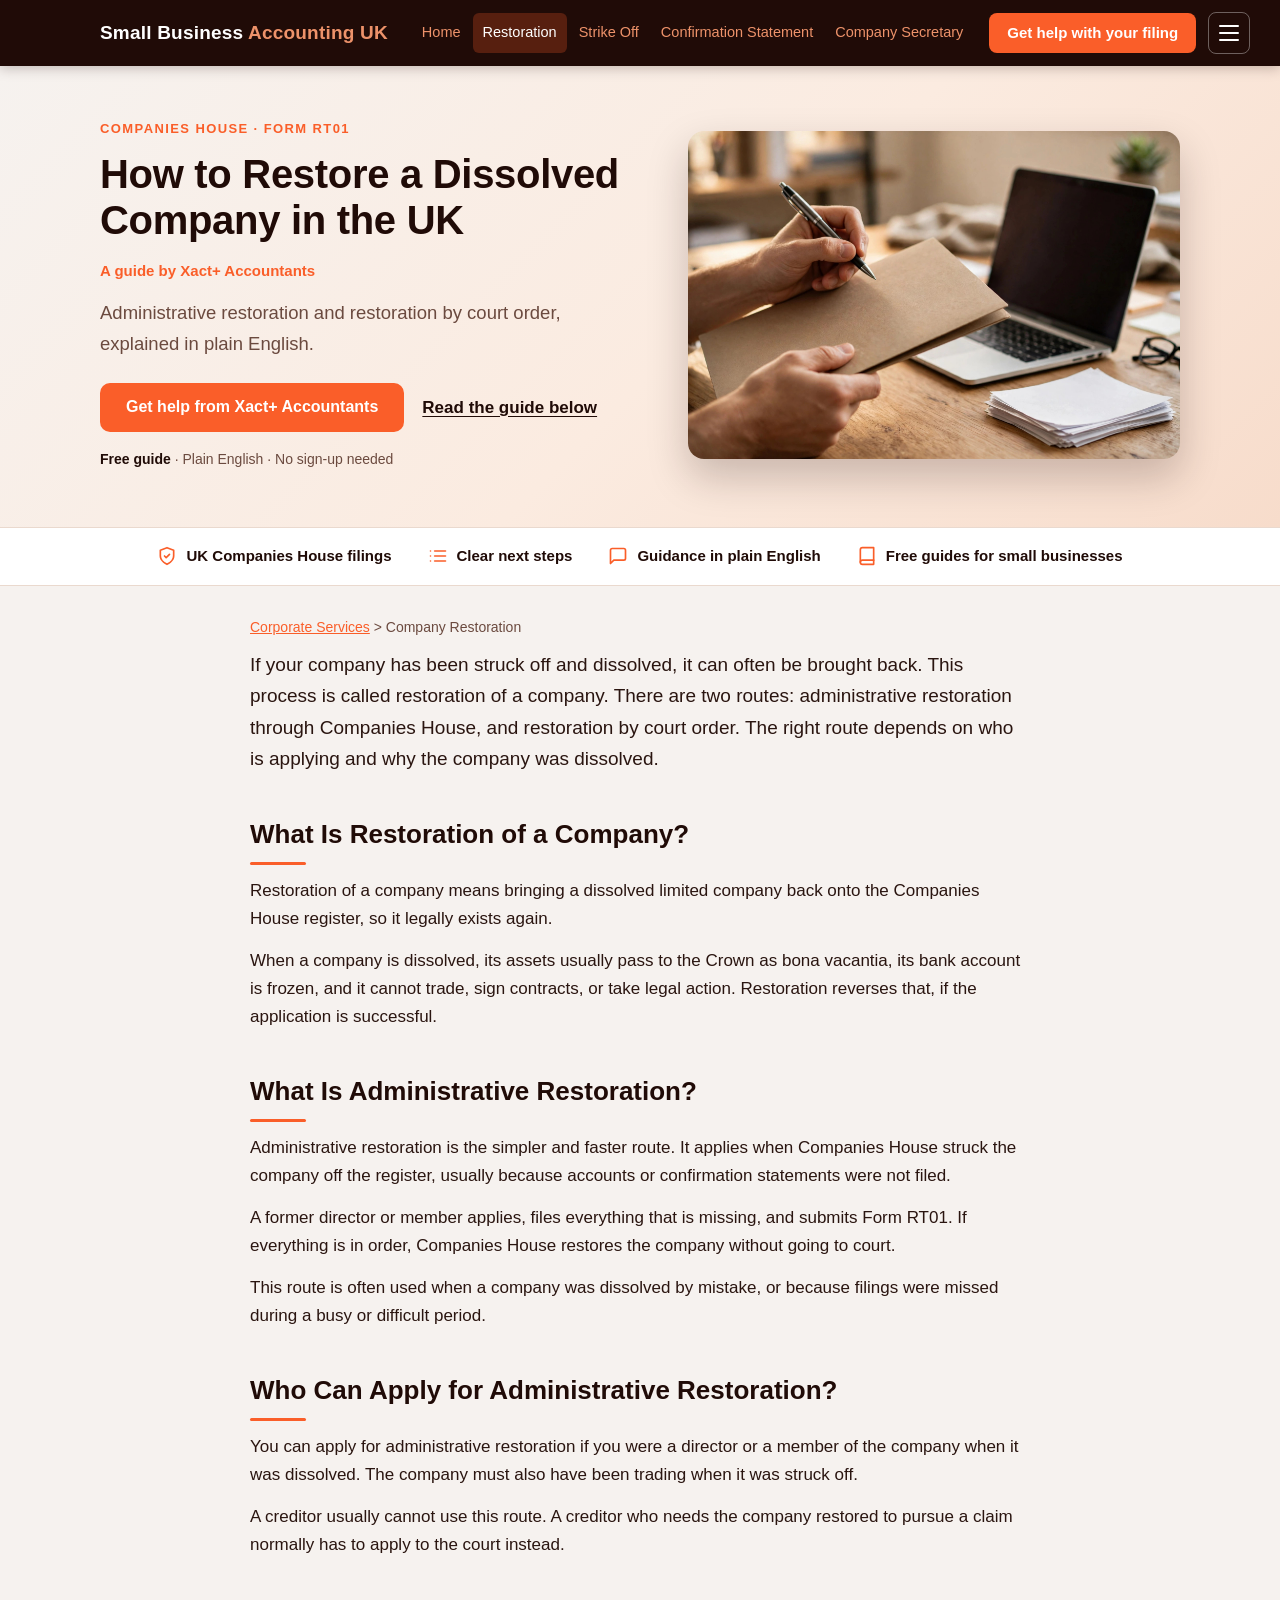
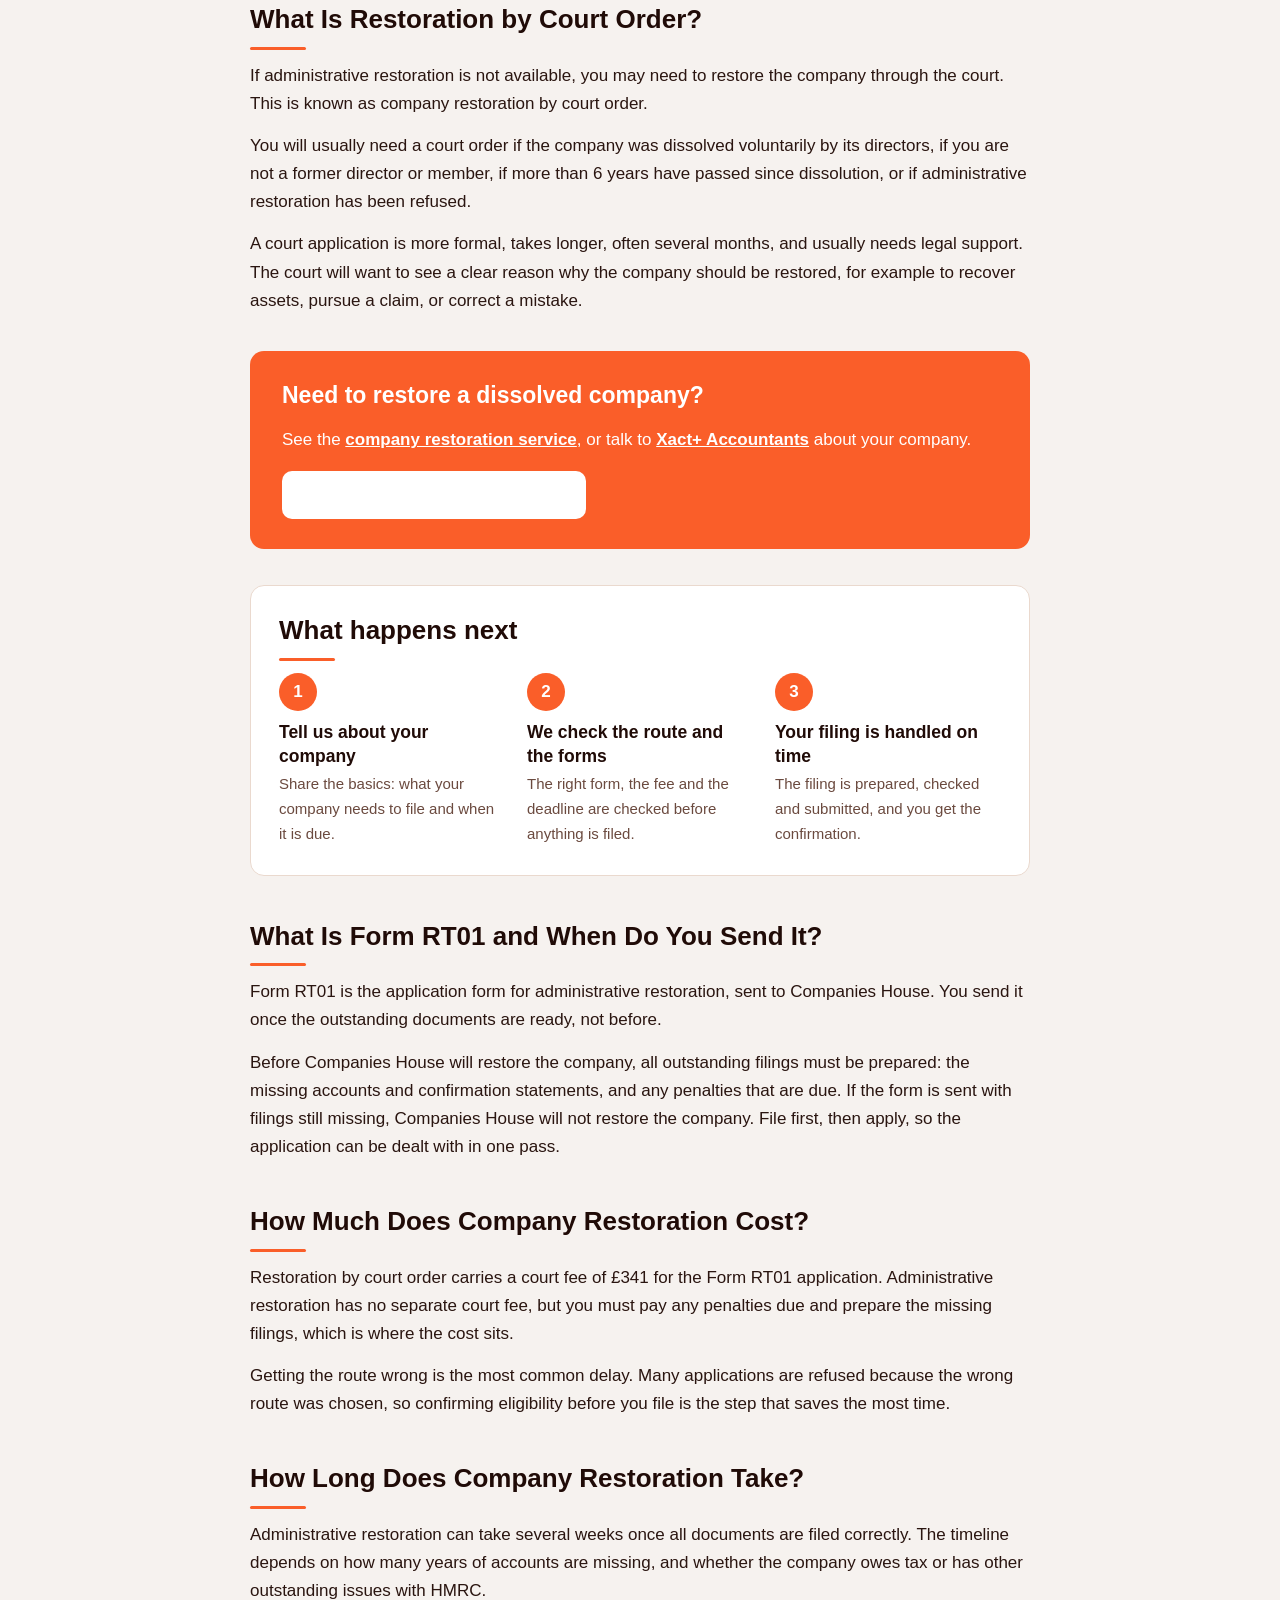
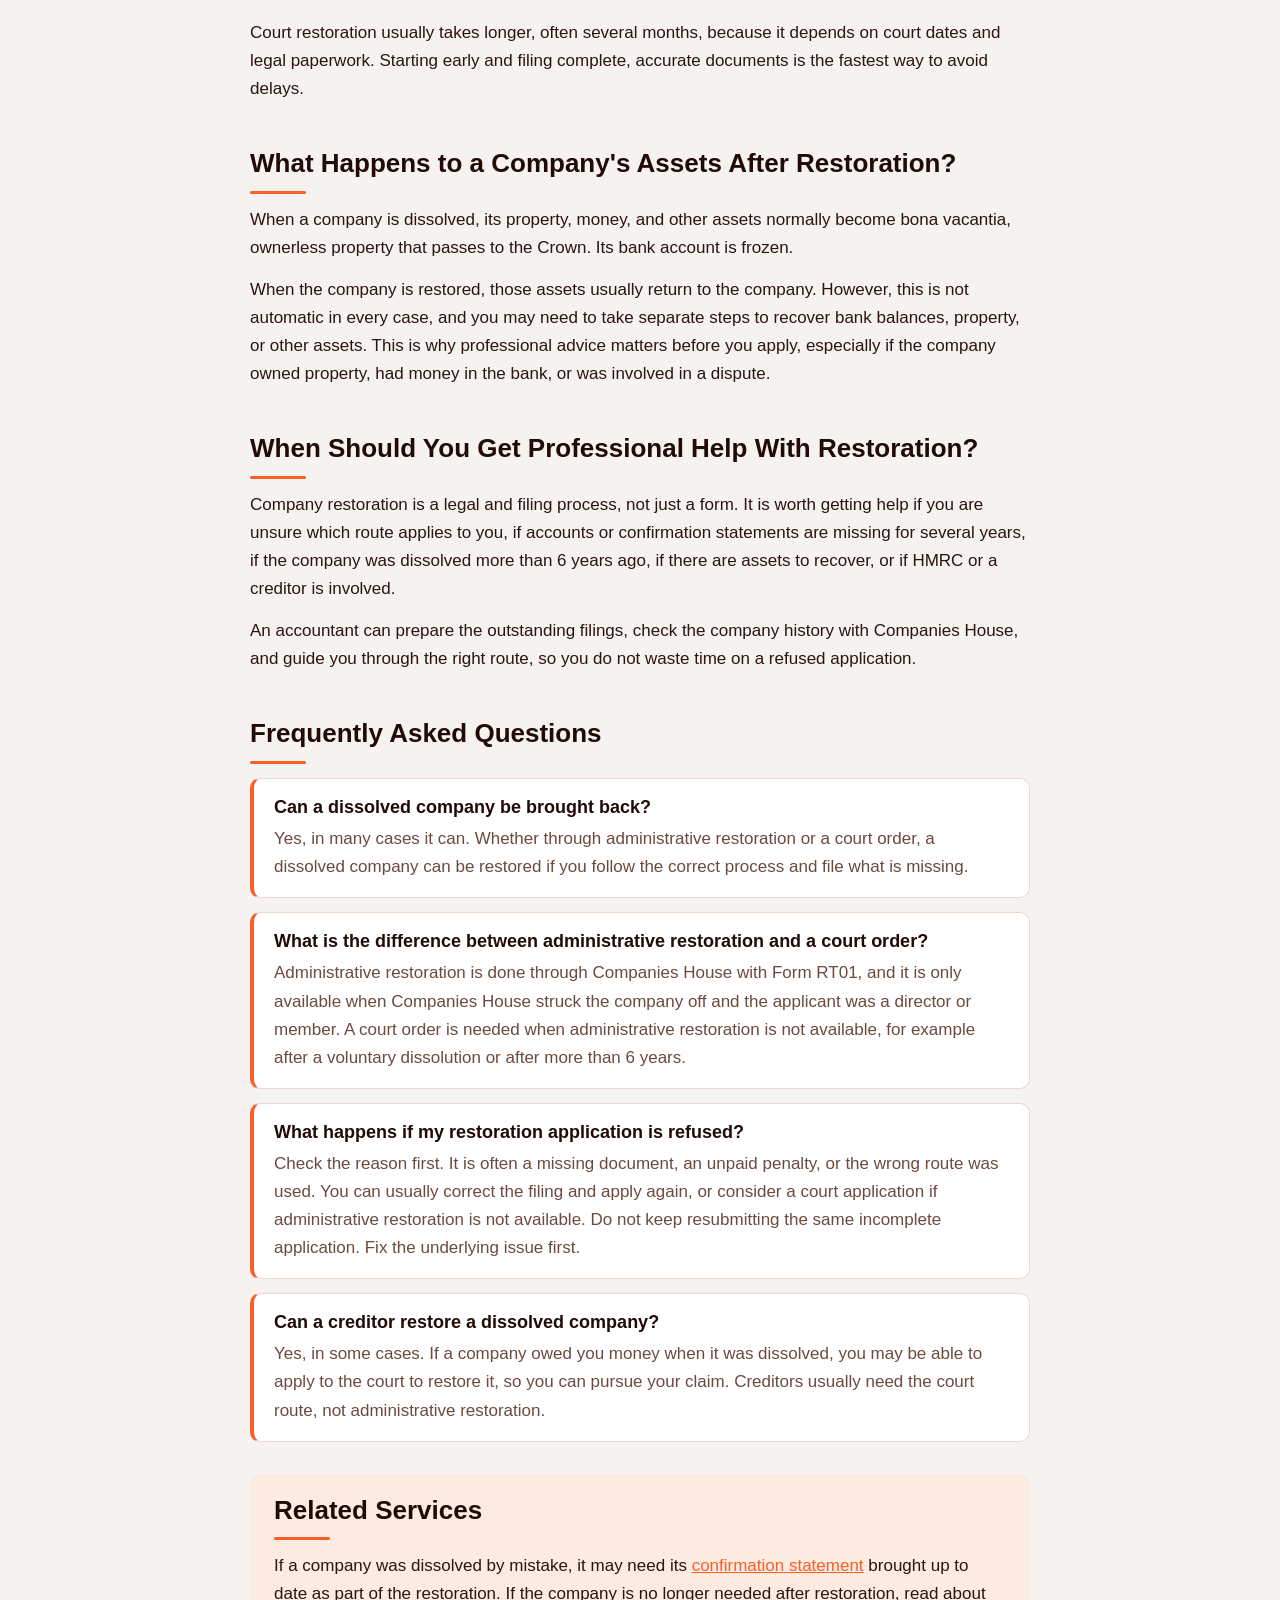
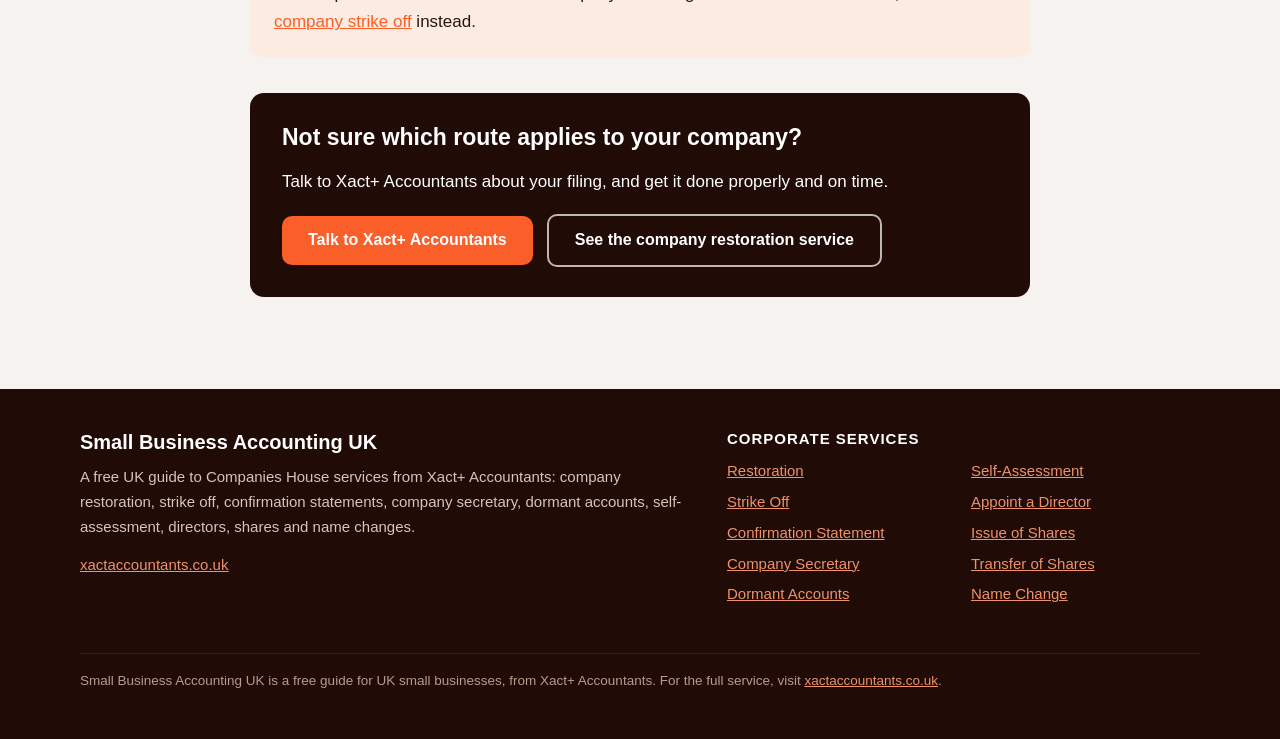
<file: restoration.html>
<!DOCTYPE html>
<html lang="en-GB">
<head>
<meta charset="utf-8">
<meta name="viewport" content="width=device-width, initial-scale=1">
<title>How to Restore a Dissolved Company in the UK | Small Business Accounting UK</title>
<meta name="description" content="Restore a dissolved company through administrative restoration (Form RT01) or a court order. Who can apply, what to file first, the £341 court fee, and when to get help.">
<link rel="stylesheet" href="style.css">
</head>
<body>
<header class="topbar">
<div class="topbar-inner">
<a class="brand" href="index.html">Small Business <span>Accounting UK</span></a>
<nav class="desktop-nav" aria-label="Main">
<a href="index.html">Home</a>
<a href="restoration.html" class="active">Restoration</a>
<a href="strike-off.html">Strike Off</a>
<a href="confirmation-statement.html">Confirmation Statement</a>
<a href="company-secretary.html">Company Secretary</a>
</nav>
<div class="header-actions">
<a class="btn btn-sm" href="https://xactaccountants.co.uk/">Get help with your filing</a>
<button class="menu-toggle" type="button" aria-expanded="false" aria-controls="site-menu" aria-label="Menu"><span></span><span></span><span></span></button>
</div>
</div>
<div class="mobile-menu" id="site-menu" hidden>
<a href="index.html">Home</a>
<a href="restoration.html" class="active">Restoration</a>
<a href="strike-off.html">Strike Off</a>
<a href="confirmation-statement.html">Confirmation Statement</a>
<a href="company-secretary.html">Company Secretary</a>
<a href="dormant-accounts.html">Dormant Accounts</a>
<a href="self-assessment.html">Self-Assessment</a>
<a href="appoint-a-director.html">Appoint a Director</a>
<a href="issue-of-shares.html">Issue of Shares</a>
<a href="transfer-of-shares.html">Transfer of Shares</a>
<a href="company-name-change.html">Name Change</a>
</div>
</header>
<section class="hero"><div class="hero-inner">
<div class="hero-copy">
<p class="eyebrow">Companies House · Form RT01</p>
<h1>How to Restore a Dissolved Company in the UK</h1>
<p class="hero-byline">A guide by Xact+ Accountants</p>
<p class="hero-sub">Administrative restoration and restoration by court order, explained in plain English.</p>
<div class="hero-cta">
<a class="btn" href="https://xactaccountants.co.uk/restoration-of-a-company/">Get help from Xact+ Accountants</a>
<a class="hero-link" href="#guide">Read the guide below</a>
</div>
<p class="trust-line"><strong>Free guide</strong> · Plain English · No sign-up needed</p>
</div>
<div class="hero-media"><img src="images/hero-restoration.jpg" alt="Hands holding a folder of company documents over a desk" width="1920" height="1280"></div>
</div></section>
<section class="trustbar"><div class="trustbar-inner">
<div class="trust-item"><svg viewBox="0 0 24 24" fill="none" stroke="currentColor" stroke-width="2" stroke-linecap="round" stroke-linejoin="round"><path d="M12 22s8-4 8-10V5l-8-3-8 3v7c0 6 8 10 8 10z"></path><polyline points="9 12 11 14 15 10"></polyline></svg> UK Companies House filings</div>
<div class="trust-item"><svg viewBox="0 0 24 24" fill="none" stroke="currentColor" stroke-width="2" stroke-linecap="round" stroke-linejoin="round"><line x1="8" y1="6" x2="21" y2="6"></line><line x1="8" y1="12" x2="21" y2="12"></line><line x1="8" y1="18" x2="21" y2="18"></line><line x1="3" y1="6" x2="3.01" y2="6"></line><line x1="3" y1="12" x2="3.01" y2="12"></line><line x1="3" y1="18" x2="3.01" y2="18"></line></svg> Clear next steps</div>
<div class="trust-item"><svg viewBox="0 0 24 24" fill="none" stroke="currentColor" stroke-width="2" stroke-linecap="round" stroke-linejoin="round"><path d="M21 15a2 2 0 0 1-2 2H7l-4 4V5a2 2 0 0 1 2-2h14a2 2 0 0 1 2 2z"></path></svg> Guidance in plain English</div>
<div class="trust-item"><svg viewBox="0 0 24 24" fill="none" stroke="currentColor" stroke-width="2" stroke-linecap="round" stroke-linejoin="round"><path d="M4 19.5A2.5 2.5 0 0 1 6.5 17H20"></path><path d="M6.5 2H20v20H6.5A2.5 2.5 0 0 1 4 19.5v-15A2.5 2.5 0 0 1 6.5 2z"></path></svg> Free guides for small businesses</div>
</div></section>
<main id="guide">
<p class="crumb"><a href="index.html">Corporate Services</a> &gt; Company Restoration</p>

<p class="lede">If your company has been struck off and dissolved, it can often be brought back. This process is called restoration of a company. There are two routes: administrative restoration through Companies House, and restoration by court order. The right route depends on who is applying and why the company was dissolved.</p>





<h2>What Is Restoration of a Company?</h2>
<p>Restoration of a company means bringing a dissolved limited company back onto the Companies House register, so it legally exists again.</p>
<p>When a company is dissolved, its assets usually pass to the Crown as bona vacantia, its bank account is frozen, and it cannot trade, sign contracts, or take legal action. Restoration reverses that, if the application is successful.</p>

<h2>What Is Administrative Restoration?</h2>
<p>Administrative restoration is the simpler and faster route. It applies when Companies House struck the company off the register, usually because accounts or confirmation statements were not filed.</p>
<p>A former director or member applies, files everything that is missing, and submits Form RT01. If everything is in order, Companies House restores the company without going to court.</p>
<p>This route is often used when a company was dissolved by mistake, or because filings were missed during a busy or difficult period.</p>

<h2>Who Can Apply for Administrative Restoration?</h2>
<p>You can apply for administrative restoration if you were a director or a member of the company when it was dissolved. The company must also have been trading when it was struck off.</p>
<p>A creditor usually cannot use this route. A creditor who needs the company restored to pursue a claim normally has to apply to the court instead.</p>

<h2>What Is Restoration by Court Order?</h2>
<p>If administrative restoration is not available, you may need to restore the company through the court. This is known as company restoration by court order.</p>
<p>You will usually need a court order if the company was dissolved voluntarily by its directors, if you are not a former director or member, if more than 6 years have passed since dissolution, or if administrative restoration has been refused.</p>
<p>A court application is more formal, takes longer, often several months, and usually needs legal support. The court will want to see a clear reason why the company should be restored, for example to recover assets, pursue a claim, or correct a mistake.</p>

<aside class="cta cta-mid">
<p class="cta-title">Need to restore a dissolved company?</p>
<p>See the <a href="https://xactaccountants.co.uk/restoration-of-a-company/">company restoration service</a>, or talk to <a href="https://xactaccountants.co.uk/">Xact+ Accountants</a> about your company.</p>
<a class="btn btn-light" href="https://xactaccountants.co.uk/restoration-of-a-company/">Get help from Xact+ Accountants</a>
</aside>

<section class="steps">
<h2>What happens next</h2>
<ol class="steps-list">
<li><span class="step-num">1</span><h3>Tell us about your company</h3><p>Share the basics: what your company needs to file and when it is due.</p></li>
<li><span class="step-num">2</span><h3>We check the route and the forms</h3><p>The right form, the fee and the deadline are checked before anything is filed.</p></li>
<li><span class="step-num">3</span><h3>Your filing is handled on time</h3><p>The filing is prepared, checked and submitted, and you get the confirmation.</p></li>
</ol>
</section>

<h2>What Is Form RT01 and When Do You Send It?</h2>
<p>Form RT01 is the application form for administrative restoration, sent to Companies House. You send it once the outstanding documents are ready, not before.</p>
<p>Before Companies House will restore the company, all outstanding filings must be prepared: the missing accounts and confirmation statements, and any penalties that are due. If the form is sent with filings still missing, Companies House will not restore the company. File first, then apply, so the application can be dealt with in one pass.</p>

<h2>How Much Does Company Restoration Cost?</h2>
<p>Restoration by court order carries a court fee of £341 for the Form RT01 application. Administrative restoration has no separate court fee, but you must pay any penalties due and prepare the missing filings, which is where the cost sits.</p>
<p>Getting the route wrong is the most common delay. Many applications are refused because the wrong route was chosen, so confirming eligibility before you file is the step that saves the most time.</p>

<h2>How Long Does Company Restoration Take?</h2>
<p>Administrative restoration can take several weeks once all documents are filed correctly. The timeline depends on how many years of accounts are missing, and whether the company owes tax or has other outstanding issues with HMRC.</p>
<p>Court restoration usually takes longer, often several months, because it depends on court dates and legal paperwork. Starting early and filing complete, accurate documents is the fastest way to avoid delays.</p>

<h2>What Happens to a Company's Assets After Restoration?</h2>
<p>When a company is dissolved, its property, money, and other assets normally become bona vacantia, ownerless property that passes to the Crown. Its bank account is frozen.</p>
<p>When the company is restored, those assets usually return to the company. However, this is not automatic in every case, and you may need to take separate steps to recover bank balances, property, or other assets. This is why professional advice matters before you apply, especially if the company owned property, had money in the bank, or was involved in a dispute.</p>

<h2>When Should You Get Professional Help With Restoration?</h2>
<p>Company restoration is a legal and filing process, not just a form. It is worth getting help if you are unsure which route applies to you, if accounts or confirmation statements are missing for several years, if the company was dissolved more than 6 years ago, if there are assets to recover, or if HMRC or a creditor is involved.</p>
<p>An accountant can prepare the outstanding filings, check the company history with Companies House, and guide you through the right route, so you do not waste time on a refused application.</p>


<h2>Frequently Asked Questions</h2>
<div class="faq">
<div class="faq-item">
<h3>Can a dissolved company be brought back?</h3>
<p>Yes, in many cases it can. Whether through administrative restoration or a court order, a dissolved company can be restored if you follow the correct process and file what is missing.</p>
</div>
<div class="faq-item">
<h3>What is the difference between administrative restoration and a court order?</h3>
<p>Administrative restoration is done through Companies House with Form RT01, and it is only available when Companies House struck the company off and the applicant was a director or member. A court order is needed when administrative restoration is not available, for example after a voluntary dissolution or after more than 6 years.</p>
</div>
<div class="faq-item">
<h3>What happens if my restoration application is refused?</h3>
<p>Check the reason first. It is often a missing document, an unpaid penalty, or the wrong route was used. You can usually correct the filing and apply again, or consider a court application if administrative restoration is not available. Do not keep resubmitting the same incomplete application. Fix the underlying issue first.</p>
</div>
<div class="faq-item">
<h3>Can a creditor restore a dissolved company?</h3>
<p>Yes, in some cases. If a company owed you money when it was dissolved, you may be able to apply to the court to restore it, so you can pursue your claim. Creditors usually need the court route, not administrative restoration.</p>
</div>
</div><div class="related">
<h2>Related Services</h2>
<p>If a company was dissolved by mistake, it may need its <a href="confirmation-statement.html">confirmation statement</a> brought up to date as part of the restoration. If the company is no longer needed after restoration, read about <a href="strike-off.html">company strike off</a> instead.</p>
</div>



<aside class="cta cta-bottom">
<p class="cta-title">Not sure which route applies to your company?</p>
<p>Talk to Xact+ Accountants about your filing, and get it done properly and on time.</p>
<div class="cta-actions">
<a class="btn" href="https://xactaccountants.co.uk/">Talk to Xact+ Accountants</a>
<a class="btn btn-outline-light" href="https://xactaccountants.co.uk/restoration-of-a-company/">See the company restoration service</a>
</div>
</aside>
</main>
<footer class="site"><div class="inner">
<div>
<h2>Small Business Accounting UK</h2>
<p>A free UK guide to Companies House services from Xact+ Accountants: company restoration, strike off, confirmation statements, company secretary, dormant accounts, self-assessment, directors, shares and name changes.</p>
<p><a href="https://xactaccountants.co.uk/">xactaccountants.co.uk</a></p>
</div>
<div>
<h3>Corporate services</h3>
<ul>
<li><a href="restoration.html">Restoration</a></li>
<li><a href="strike-off.html">Strike Off</a></li>
<li><a href="confirmation-statement.html">Confirmation Statement</a></li>
<li><a href="company-secretary.html">Company Secretary</a></li>
<li><a href="dormant-accounts.html">Dormant Accounts</a></li>
<li><a href="self-assessment.html">Self-Assessment</a></li>
<li><a href="appoint-a-director.html">Appoint a Director</a></li>
<li><a href="issue-of-shares.html">Issue of Shares</a></li>
<li><a href="transfer-of-shares.html">Transfer of Shares</a></li>
<li><a href="company-name-change.html">Name Change</a></li>
</ul>
</div>
<p class="foot-note">Small Business Accounting UK is a free guide for UK small businesses, from Xact+ Accountants. For the full service, visit <a href="https://xactaccountants.co.uk/">xactaccountants.co.uk</a>.</p>
</div></footer>

<script>
(function(){var b=document.querySelector('.menu-toggle'),m=document.getElementById('site-menu');if(!b||!m)return;b.addEventListener('click',function(){var open=m.hidden;m.hidden=!open;b.setAttribute('aria-expanded',String(open));b.classList.toggle('open',open);});m.addEventListener('click',function(e){if(e.target.tagName==='A'){m.hidden=true;b.setAttribute('aria-expanded','false');b.classList.remove('open');}});document.addEventListener('keydown',function(e){if(e.key==='Escape'&&!m.hidden){m.hidden=true;b.setAttribute('aria-expanded','false');b.classList.remove('open');}});})();
</script>
</body>
</html>
</file>
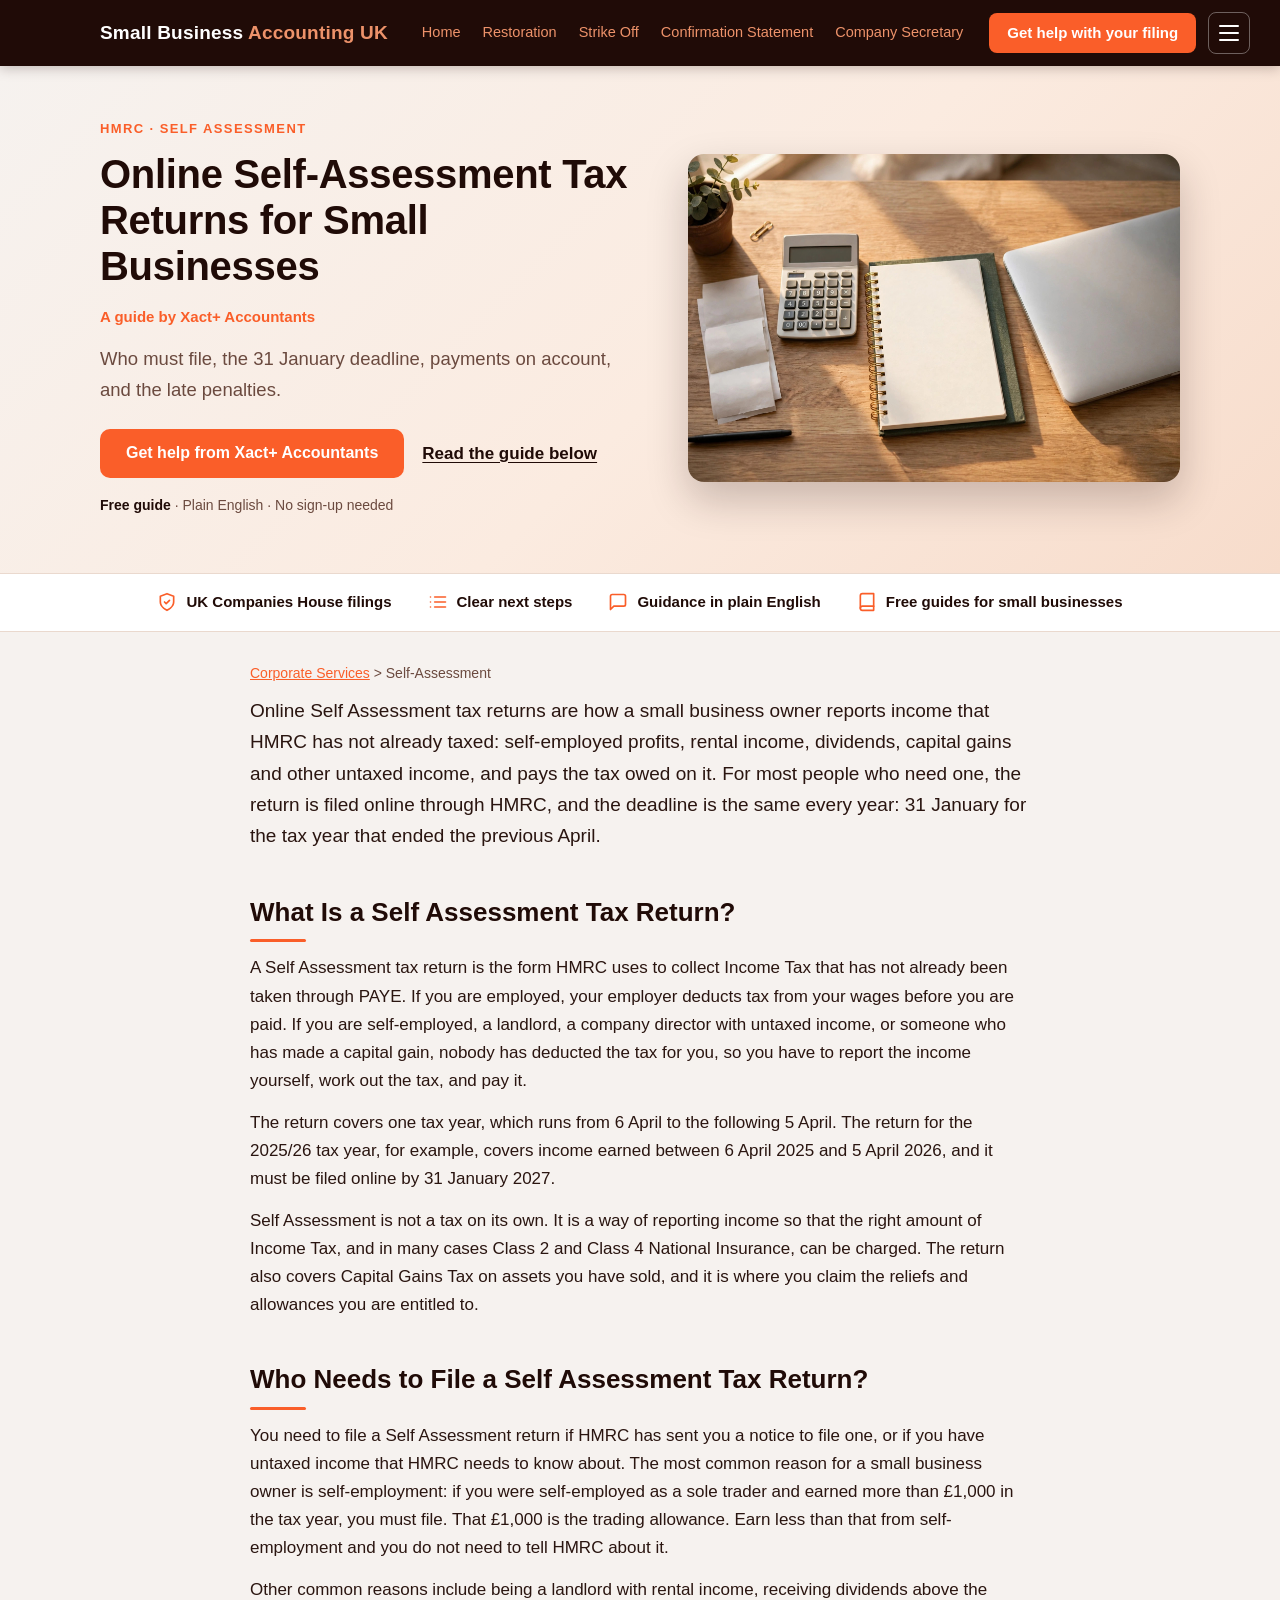
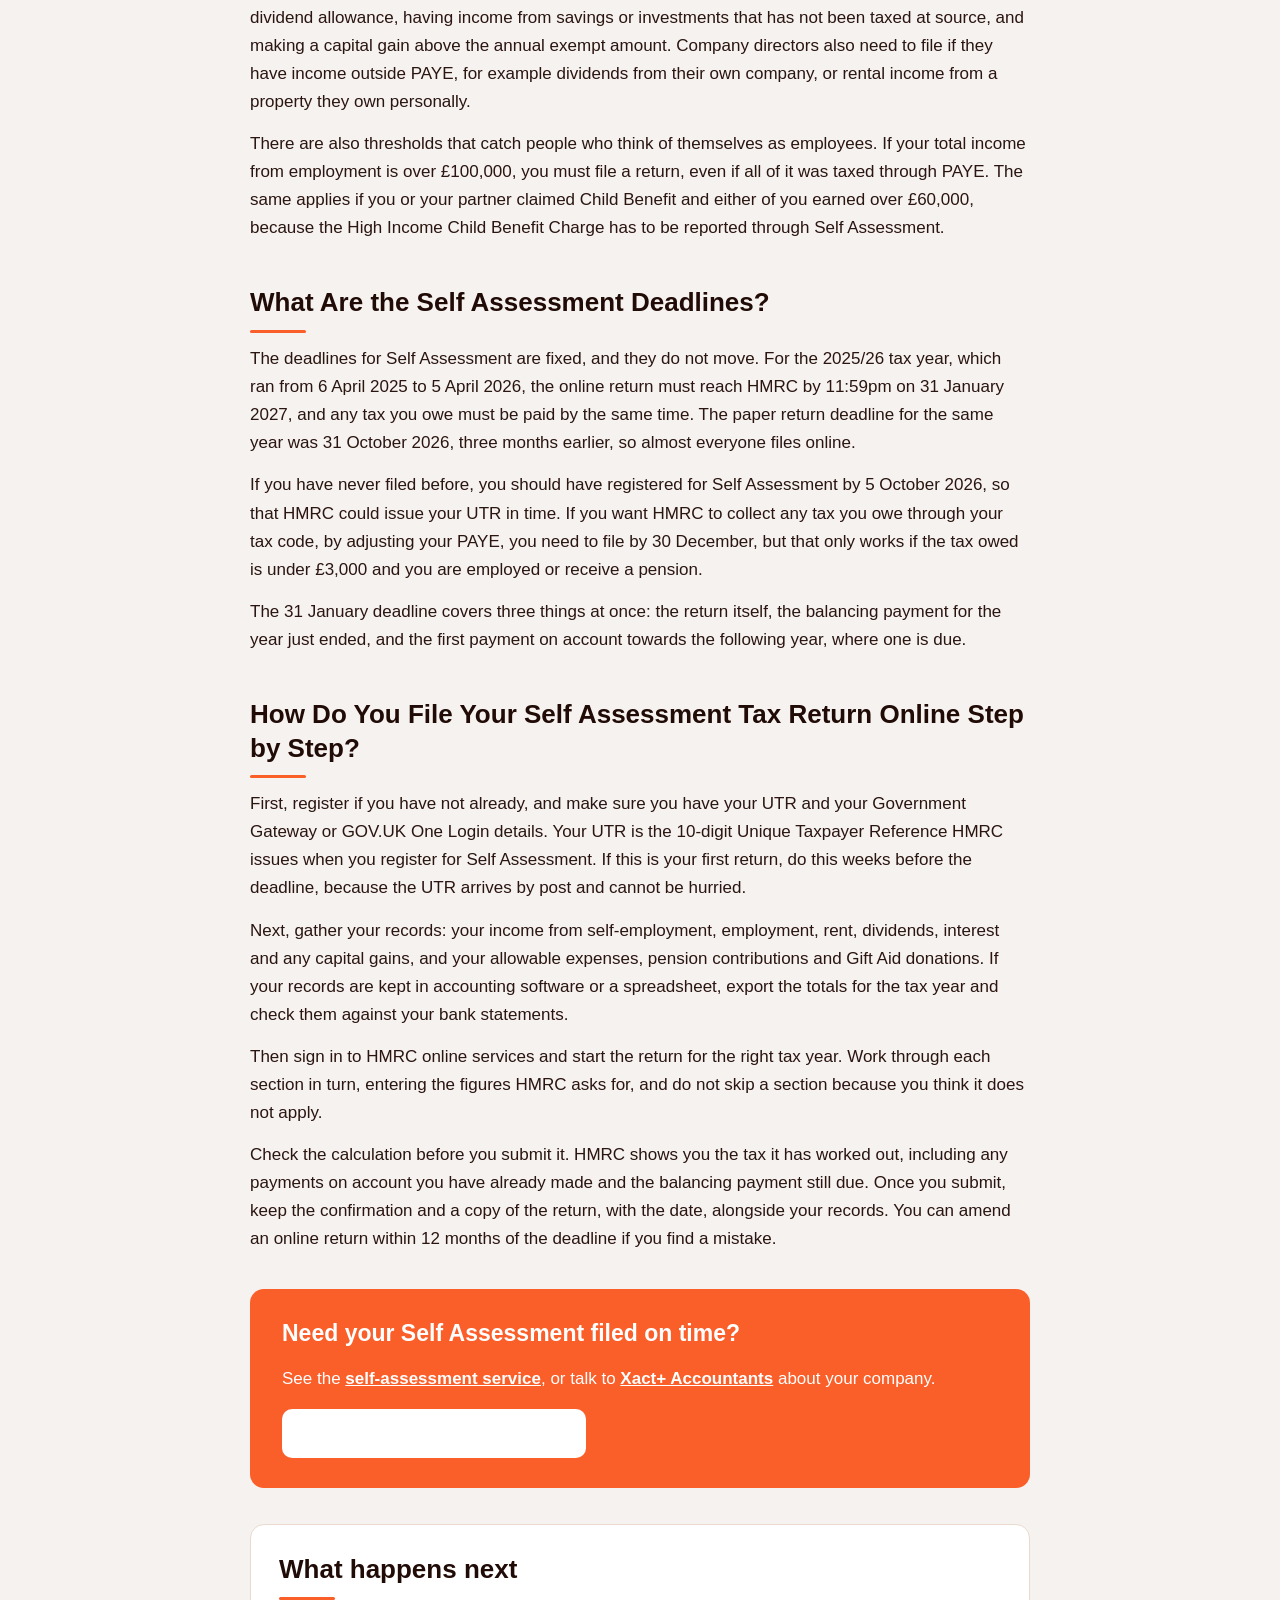
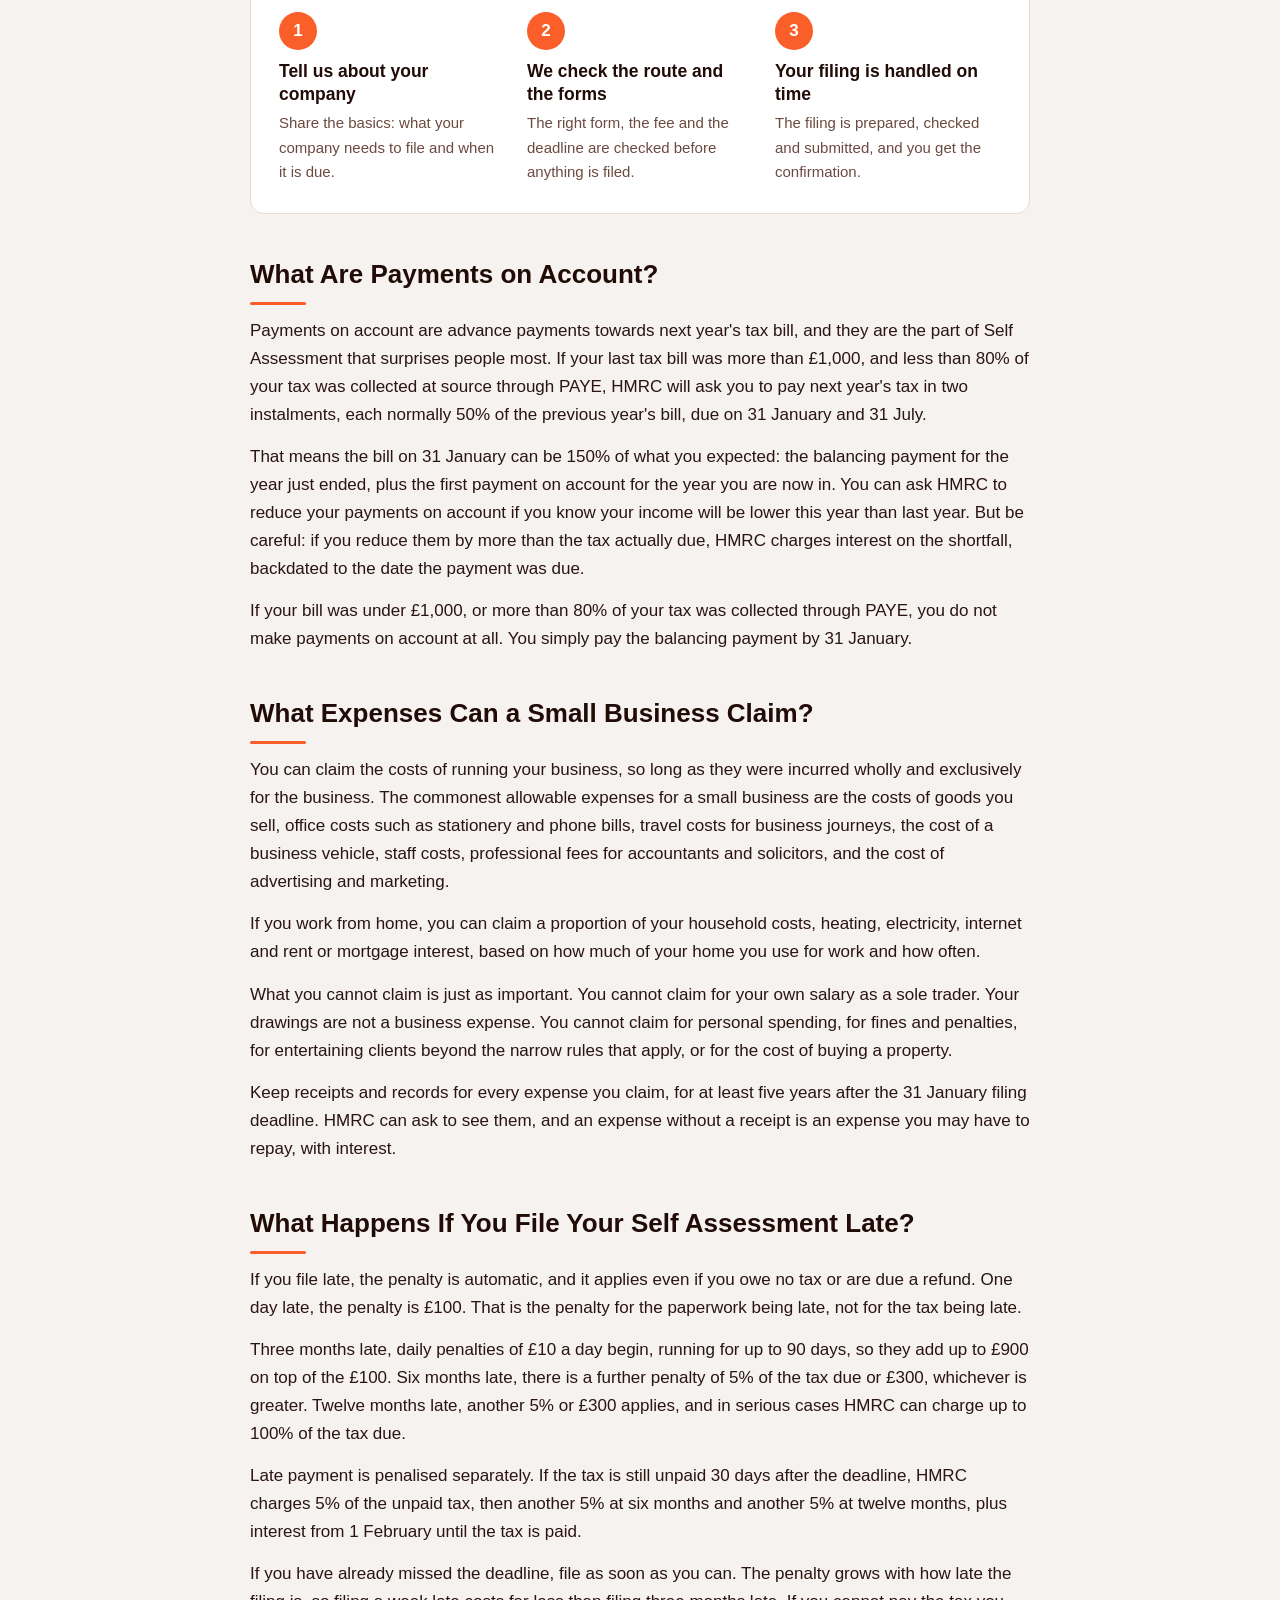
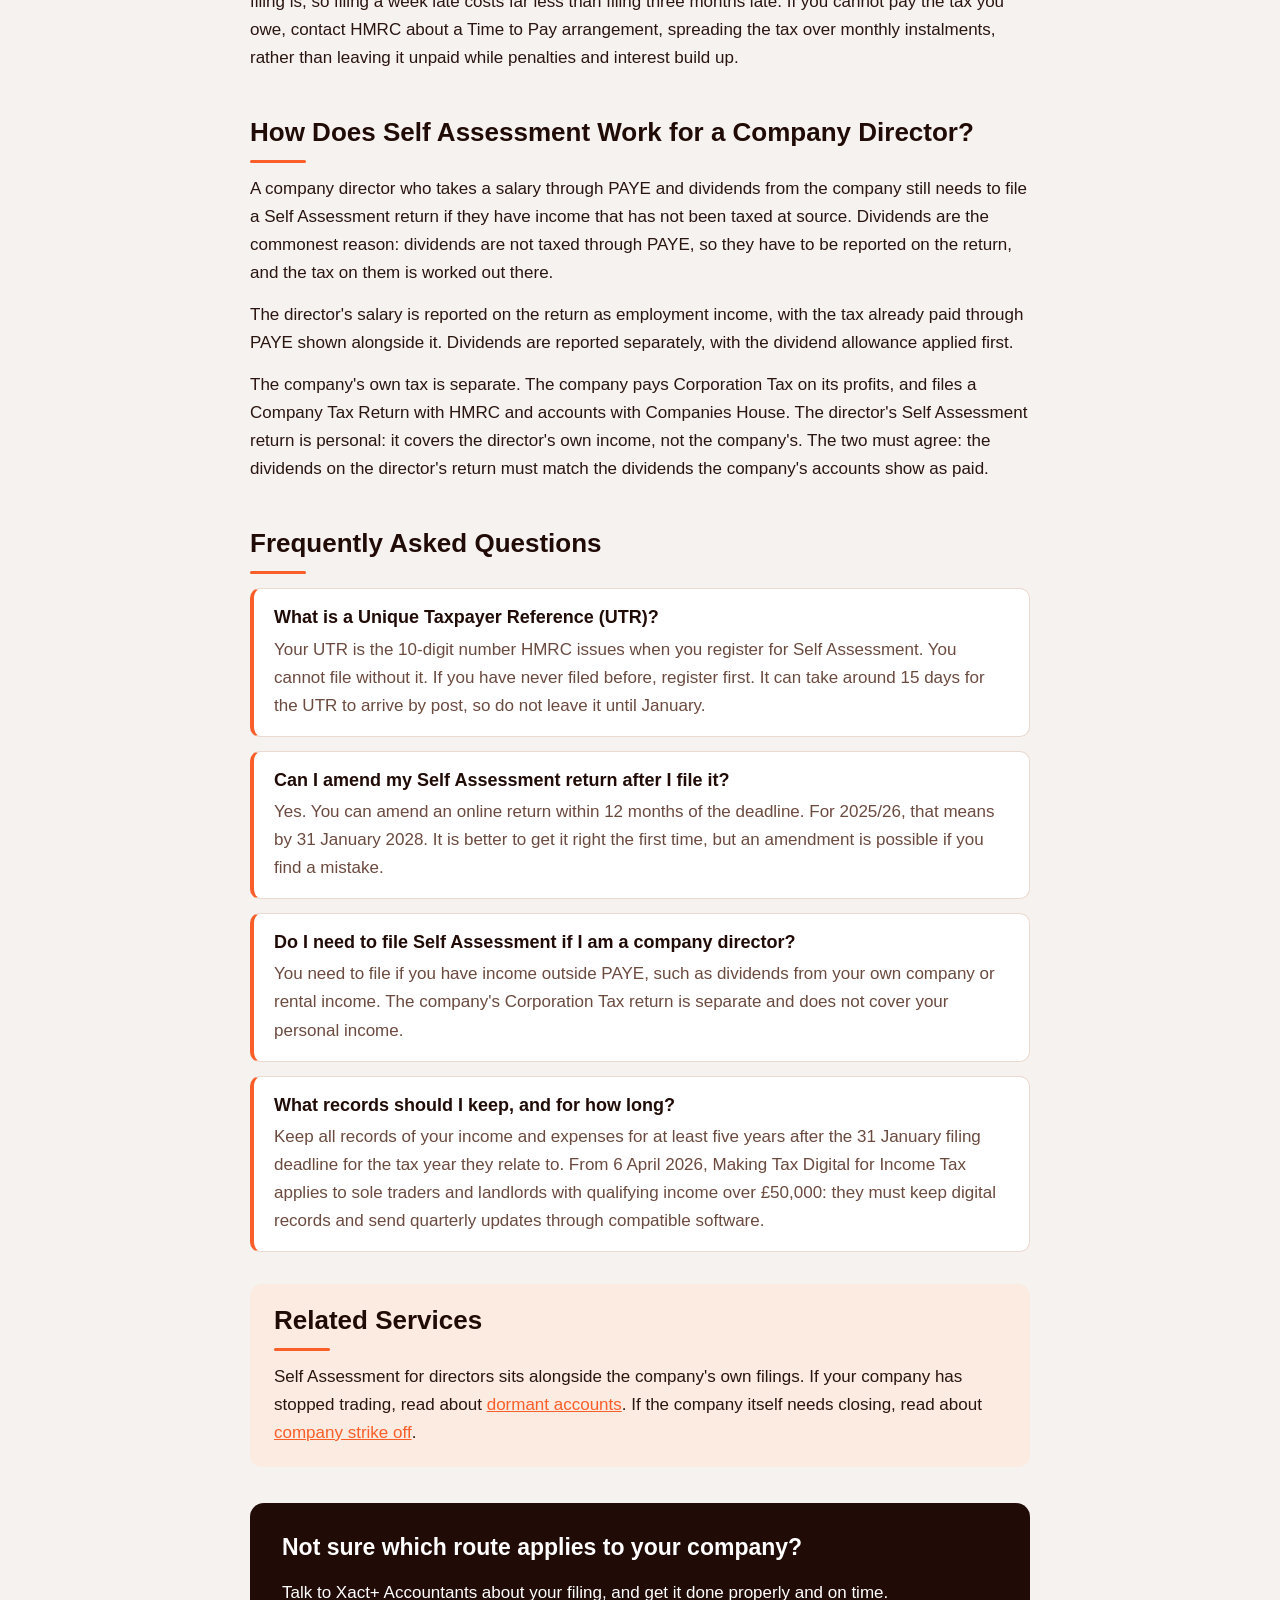
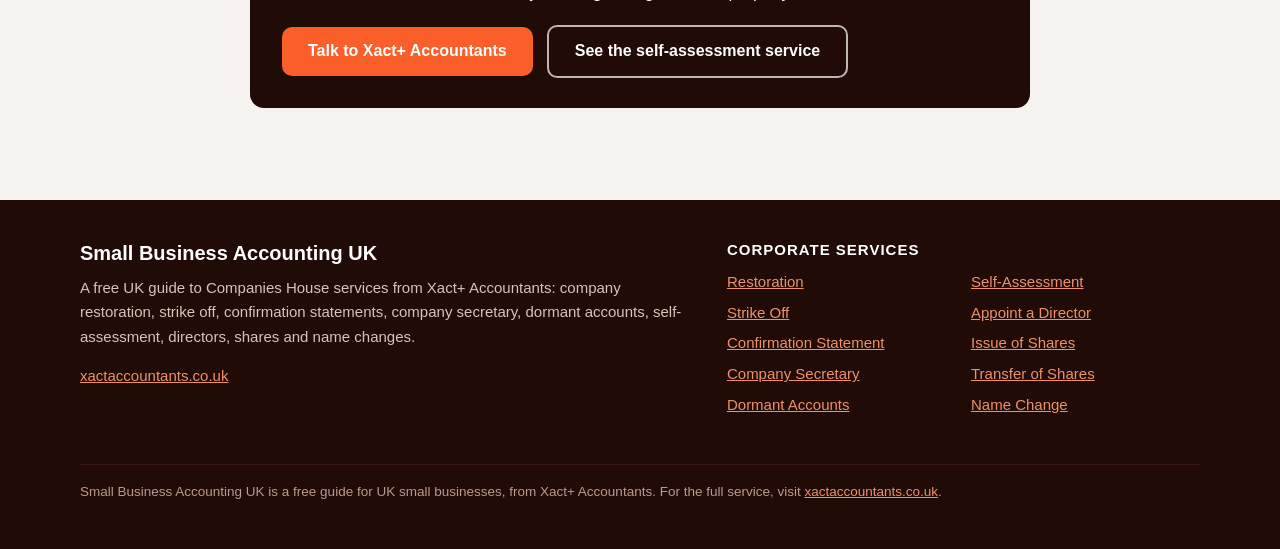
<file: self-assessment.html>
<!DOCTYPE html>
<html lang="en-GB">
<head>
<meta charset="utf-8">
<meta name="viewport" content="width=device-width, initial-scale=1">
<title>Online Self-Assessment Tax Returns for Small Businesses | Small Business Accounting UK</title>
<meta name="description" content="File your Self Assessment tax return online. The deadline is 31 January. Who must file, the £100 late penalty, payments on account, and what records to keep.">
<link rel="stylesheet" href="style.css">
</head>
<body>
<header class="topbar">
<div class="topbar-inner">
<a class="brand" href="index.html">Small Business <span>Accounting UK</span></a>
<nav class="desktop-nav" aria-label="Main">
<a href="index.html">Home</a>
<a href="restoration.html">Restoration</a>
<a href="strike-off.html">Strike Off</a>
<a href="confirmation-statement.html">Confirmation Statement</a>
<a href="company-secretary.html">Company Secretary</a>
</nav>
<div class="header-actions">
<a class="btn btn-sm" href="https://xactaccountants.co.uk/">Get help with your filing</a>
<button class="menu-toggle" type="button" aria-expanded="false" aria-controls="site-menu" aria-label="Menu"><span></span><span></span><span></span></button>
</div>
</div>
<div class="mobile-menu" id="site-menu" hidden>
<a href="index.html">Home</a>
<a href="restoration.html">Restoration</a>
<a href="strike-off.html">Strike Off</a>
<a href="confirmation-statement.html">Confirmation Statement</a>
<a href="company-secretary.html">Company Secretary</a>
<a href="dormant-accounts.html">Dormant Accounts</a>
<a href="self-assessment.html" class="active">Self-Assessment</a>
<a href="appoint-a-director.html">Appoint a Director</a>
<a href="issue-of-shares.html">Issue of Shares</a>
<a href="transfer-of-shares.html">Transfer of Shares</a>
<a href="company-name-change.html">Name Change</a>
</div>
</header>
<section class="hero"><div class="hero-inner">
<div class="hero-copy">
<p class="eyebrow">HMRC · Self Assessment</p>
<h1>Online Self-Assessment Tax Returns for Small Businesses</h1>
<p class="hero-byline">A guide by Xact+ Accountants</p>
<p class="hero-sub">Who must file, the 31 January deadline, payments on account, and the late penalties.</p>
<div class="hero-cta">
<a class="btn" href="https://xactaccountants.co.uk/self-assessment/">Get help from Xact+ Accountants</a>
<a class="hero-link" href="#guide">Read the guide below</a>
</div>
<p class="trust-line"><strong>Free guide</strong> · Plain English · No sign-up needed</p>
</div>
<div class="hero-media"><img src="images/hero-self-assessment.jpg" alt="A calculator, receipts and a notebook on a desk next to a laptop" width="1920" height="1280"></div>
</div></section>
<section class="trustbar"><div class="trustbar-inner">
<div class="trust-item"><svg viewBox="0 0 24 24" fill="none" stroke="currentColor" stroke-width="2" stroke-linecap="round" stroke-linejoin="round"><path d="M12 22s8-4 8-10V5l-8-3-8 3v7c0 6 8 10 8 10z"></path><polyline points="9 12 11 14 15 10"></polyline></svg> UK Companies House filings</div>
<div class="trust-item"><svg viewBox="0 0 24 24" fill="none" stroke="currentColor" stroke-width="2" stroke-linecap="round" stroke-linejoin="round"><line x1="8" y1="6" x2="21" y2="6"></line><line x1="8" y1="12" x2="21" y2="12"></line><line x1="8" y1="18" x2="21" y2="18"></line><line x1="3" y1="6" x2="3.01" y2="6"></line><line x1="3" y1="12" x2="3.01" y2="12"></line><line x1="3" y1="18" x2="3.01" y2="18"></line></svg> Clear next steps</div>
<div class="trust-item"><svg viewBox="0 0 24 24" fill="none" stroke="currentColor" stroke-width="2" stroke-linecap="round" stroke-linejoin="round"><path d="M21 15a2 2 0 0 1-2 2H7l-4 4V5a2 2 0 0 1 2-2h14a2 2 0 0 1 2 2z"></path></svg> Guidance in plain English</div>
<div class="trust-item"><svg viewBox="0 0 24 24" fill="none" stroke="currentColor" stroke-width="2" stroke-linecap="round" stroke-linejoin="round"><path d="M4 19.5A2.5 2.5 0 0 1 6.5 17H20"></path><path d="M6.5 2H20v20H6.5A2.5 2.5 0 0 1 4 19.5v-15A2.5 2.5 0 0 1 6.5 2z"></path></svg> Free guides for small businesses</div>
</div></section>
<main id="guide">
<p class="crumb"><a href="index.html">Corporate Services</a> &gt; Self-Assessment</p>

<p class="lede">Online Self Assessment tax returns are how a small business owner reports income that HMRC has not already taxed: self-employed profits, rental income, dividends, capital gains and other untaxed income, and pays the tax owed on it. For most people who need one, the return is filed online through HMRC, and the deadline is the same every year: 31 January for the tax year that ended the previous April.</p>





<h2>What Is a Self Assessment Tax Return?</h2>
<p>A Self Assessment tax return is the form HMRC uses to collect Income Tax that has not already been taken through PAYE. If you are employed, your employer deducts tax from your wages before you are paid. If you are self-employed, a landlord, a company director with untaxed income, or someone who has made a capital gain, nobody has deducted the tax for you, so you have to report the income yourself, work out the tax, and pay it.</p>
<p>The return covers one tax year, which runs from 6 April to the following 5 April. The return for the 2025/26 tax year, for example, covers income earned between 6 April 2025 and 5 April 2026, and it must be filed online by 31 January 2027.</p>
<p>Self Assessment is not a tax on its own. It is a way of reporting income so that the right amount of Income Tax, and in many cases Class 2 and Class 4 National Insurance, can be charged. The return also covers Capital Gains Tax on assets you have sold, and it is where you claim the reliefs and allowances you are entitled to.</p>

<h2>Who Needs to File a Self Assessment Tax Return?</h2>
<p>You need to file a Self Assessment return if HMRC has sent you a notice to file one, or if you have untaxed income that HMRC needs to know about. The most common reason for a small business owner is self-employment: if you were self-employed as a sole trader and earned more than £1,000 in the tax year, you must file. That £1,000 is the trading allowance. Earn less than that from self-employment and you do not need to tell HMRC about it.</p>
<p>Other common reasons include being a landlord with rental income, receiving dividends above the dividend allowance, having income from savings or investments that has not been taxed at source, and making a capital gain above the annual exempt amount. Company directors also need to file if they have income outside PAYE, for example dividends from their own company, or rental income from a property they own personally.</p>
<p>There are also thresholds that catch people who think of themselves as employees. If your total income from employment is over £100,000, you must file a return, even if all of it was taxed through PAYE. The same applies if you or your partner claimed Child Benefit and either of you earned over £60,000, because the High Income Child Benefit Charge has to be reported through Self Assessment.</p>

<h2>What Are the Self Assessment Deadlines?</h2>
<p>The deadlines for Self Assessment are fixed, and they do not move. For the 2025/26 tax year, which ran from 6 April 2025 to 5 April 2026, the online return must reach HMRC by 11:59pm on 31 January 2027, and any tax you owe must be paid by the same time. The paper return deadline for the same year was 31 October 2026, three months earlier, so almost everyone files online.</p>
<p>If you have never filed before, you should have registered for Self Assessment by 5 October 2026, so that HMRC could issue your UTR in time. If you want HMRC to collect any tax you owe through your tax code, by adjusting your PAYE, you need to file by 30 December, but that only works if the tax owed is under £3,000 and you are employed or receive a pension.</p>
<p>The 31 January deadline covers three things at once: the return itself, the balancing payment for the year just ended, and the first payment on account towards the following year, where one is due.</p>

<h2>How Do You File Your Self Assessment Tax Return Online Step by Step?</h2>
<p>First, register if you have not already, and make sure you have your UTR and your Government Gateway or GOV.UK One Login details. Your UTR is the 10-digit Unique Taxpayer Reference HMRC issues when you register for Self Assessment. If this is your first return, do this weeks before the deadline, because the UTR arrives by post and cannot be hurried.</p>
<p>Next, gather your records: your income from self-employment, employment, rent, dividends, interest and any capital gains, and your allowable expenses, pension contributions and Gift Aid donations. If your records are kept in accounting software or a spreadsheet, export the totals for the tax year and check them against your bank statements.</p>
<p>Then sign in to HMRC online services and start the return for the right tax year. Work through each section in turn, entering the figures HMRC asks for, and do not skip a section because you think it does not apply.</p>
<p>Check the calculation before you submit it. HMRC shows you the tax it has worked out, including any payments on account you have already made and the balancing payment still due. Once you submit, keep the confirmation and a copy of the return, with the date, alongside your records. You can amend an online return within 12 months of the deadline if you find a mistake.</p>

<aside class="cta cta-mid">
<p class="cta-title">Need your Self Assessment filed on time?</p>
<p>See the <a href="https://xactaccountants.co.uk/self-assessment/">self-assessment service</a>, or talk to <a href="https://xactaccountants.co.uk/">Xact+ Accountants</a> about your company.</p>
<a class="btn btn-light" href="https://xactaccountants.co.uk/self-assessment/">Get help from Xact+ Accountants</a>
</aside>

<section class="steps">
<h2>What happens next</h2>
<ol class="steps-list">
<li><span class="step-num">1</span><h3>Tell us about your company</h3><p>Share the basics: what your company needs to file and when it is due.</p></li>
<li><span class="step-num">2</span><h3>We check the route and the forms</h3><p>The right form, the fee and the deadline are checked before anything is filed.</p></li>
<li><span class="step-num">3</span><h3>Your filing is handled on time</h3><p>The filing is prepared, checked and submitted, and you get the confirmation.</p></li>
</ol>
</section>

<h2>What Are Payments on Account?</h2>
<p>Payments on account are advance payments towards next year's tax bill, and they are the part of Self Assessment that surprises people most. If your last tax bill was more than £1,000, and less than 80% of your tax was collected at source through PAYE, HMRC will ask you to pay next year's tax in two instalments, each normally 50% of the previous year's bill, due on 31 January and 31 July.</p>
<p>That means the bill on 31 January can be 150% of what you expected: the balancing payment for the year just ended, plus the first payment on account for the year you are now in. You can ask HMRC to reduce your payments on account if you know your income will be lower this year than last year. But be careful: if you reduce them by more than the tax actually due, HMRC charges interest on the shortfall, backdated to the date the payment was due.</p>
<p>If your bill was under £1,000, or more than 80% of your tax was collected through PAYE, you do not make payments on account at all. You simply pay the balancing payment by 31 January.</p>

<h2>What Expenses Can a Small Business Claim?</h2>
<p>You can claim the costs of running your business, so long as they were incurred wholly and exclusively for the business. The commonest allowable expenses for a small business are the costs of goods you sell, office costs such as stationery and phone bills, travel costs for business journeys, the cost of a business vehicle, staff costs, professional fees for accountants and solicitors, and the cost of advertising and marketing.</p>
<p>If you work from home, you can claim a proportion of your household costs, heating, electricity, internet and rent or mortgage interest, based on how much of your home you use for work and how often.</p>
<p>What you cannot claim is just as important. You cannot claim for your own salary as a sole trader. Your drawings are not a business expense. You cannot claim for personal spending, for fines and penalties, for entertaining clients beyond the narrow rules that apply, or for the cost of buying a property.</p>
<p>Keep receipts and records for every expense you claim, for at least five years after the 31 January filing deadline. HMRC can ask to see them, and an expense without a receipt is an expense you may have to repay, with interest.</p>

<h2>What Happens If You File Your Self Assessment Late?</h2>
<p>If you file late, the penalty is automatic, and it applies even if you owe no tax or are due a refund. One day late, the penalty is £100. That is the penalty for the paperwork being late, not for the tax being late.</p>
<p>Three months late, daily penalties of £10 a day begin, running for up to 90 days, so they add up to £900 on top of the £100. Six months late, there is a further penalty of 5% of the tax due or £300, whichever is greater. Twelve months late, another 5% or £300 applies, and in serious cases HMRC can charge up to 100% of the tax due.</p>
<p>Late payment is penalised separately. If the tax is still unpaid 30 days after the deadline, HMRC charges 5% of the unpaid tax, then another 5% at six months and another 5% at twelve months, plus interest from 1 February until the tax is paid.</p>
<p>If you have already missed the deadline, file as soon as you can. The penalty grows with how late the filing is, so filing a week late costs far less than filing three months late. If you cannot pay the tax you owe, contact HMRC about a Time to Pay arrangement, spreading the tax over monthly instalments, rather than leaving it unpaid while penalties and interest build up.</p>

<h2>How Does Self Assessment Work for a Company Director?</h2>
<p>A company director who takes a salary through PAYE and dividends from the company still needs to file a Self Assessment return if they have income that has not been taxed at source. Dividends are the commonest reason: dividends are not taxed through PAYE, so they have to be reported on the return, and the tax on them is worked out there.</p>
<p>The director's salary is reported on the return as employment income, with the tax already paid through PAYE shown alongside it. Dividends are reported separately, with the dividend allowance applied first.</p>
<p>The company's own tax is separate. The company pays Corporation Tax on its profits, and files a Company Tax Return with HMRC and accounts with Companies House. The director's Self Assessment return is personal: it covers the director's own income, not the company's. The two must agree: the dividends on the director's return must match the dividends the company's accounts show as paid.</p>


<h2>Frequently Asked Questions</h2>
<div class="faq">
<div class="faq-item">
<h3>What is a Unique Taxpayer Reference (UTR)?</h3>
<p>Your UTR is the 10-digit number HMRC issues when you register for Self Assessment. You cannot file without it. If you have never filed before, register first. It can take around 15 days for the UTR to arrive by post, so do not leave it until January.</p>
</div>
<div class="faq-item">
<h3>Can I amend my Self Assessment return after I file it?</h3>
<p>Yes. You can amend an online return within 12 months of the deadline. For 2025/26, that means by 31 January 2028. It is better to get it right the first time, but an amendment is possible if you find a mistake.</p>
</div>
<div class="faq-item">
<h3>Do I need to file Self Assessment if I am a company director?</h3>
<p>You need to file if you have income outside PAYE, such as dividends from your own company or rental income. The company's Corporation Tax return is separate and does not cover your personal income.</p>
</div>
<div class="faq-item">
<h3>What records should I keep, and for how long?</h3>
<p>Keep all records of your income and expenses for at least five years after the 31 January filing deadline for the tax year they relate to. From 6 April 2026, Making Tax Digital for Income Tax applies to sole traders and landlords with qualifying income over £50,000: they must keep digital records and send quarterly updates through compatible software.</p>
</div>
</div><div class="related">
<h2>Related Services</h2>
<p>Self Assessment for directors sits alongside the company's own filings. If your company has stopped trading, read about <a href="dormant-accounts.html">dormant accounts</a>. If the company itself needs closing, read about <a href="strike-off.html">company strike off</a>.</p>
</div>



<aside class="cta cta-bottom">
<p class="cta-title">Not sure which route applies to your company?</p>
<p>Talk to Xact+ Accountants about your filing, and get it done properly and on time.</p>
<div class="cta-actions">
<a class="btn" href="https://xactaccountants.co.uk/">Talk to Xact+ Accountants</a>
<a class="btn btn-outline-light" href="https://xactaccountants.co.uk/self-assessment/">See the self-assessment service</a>
</div>
</aside>
</main>
<footer class="site"><div class="inner">
<div>
<h2>Small Business Accounting UK</h2>
<p>A free UK guide to Companies House services from Xact+ Accountants: company restoration, strike off, confirmation statements, company secretary, dormant accounts, self-assessment, directors, shares and name changes.</p>
<p><a href="https://xactaccountants.co.uk/">xactaccountants.co.uk</a></p>
</div>
<div>
<h3>Corporate services</h3>
<ul>
<li><a href="restoration.html">Restoration</a></li>
<li><a href="strike-off.html">Strike Off</a></li>
<li><a href="confirmation-statement.html">Confirmation Statement</a></li>
<li><a href="company-secretary.html">Company Secretary</a></li>
<li><a href="dormant-accounts.html">Dormant Accounts</a></li>
<li><a href="self-assessment.html">Self-Assessment</a></li>
<li><a href="appoint-a-director.html">Appoint a Director</a></li>
<li><a href="issue-of-shares.html">Issue of Shares</a></li>
<li><a href="transfer-of-shares.html">Transfer of Shares</a></li>
<li><a href="company-name-change.html">Name Change</a></li>
</ul>
</div>
<p class="foot-note">Small Business Accounting UK is a free guide for UK small businesses, from Xact+ Accountants. For the full service, visit <a href="https://xactaccountants.co.uk/">xactaccountants.co.uk</a>.</p>
</div></footer>

<script>
(function(){var b=document.querySelector('.menu-toggle'),m=document.getElementById('site-menu');if(!b||!m)return;b.addEventListener('click',function(){var open=m.hidden;m.hidden=!open;b.setAttribute('aria-expanded',String(open));b.classList.toggle('open',open);});m.addEventListener('click',function(e){if(e.target.tagName==='A'){m.hidden=true;b.setAttribute('aria-expanded','false');b.classList.remove('open');}});document.addEventListener('keydown',function(e){if(e.key==='Escape'&&!m.hidden){m.hidden=true;b.setAttribute('aria-expanded','false');b.classList.remove('open');}});})();
</script>
</body>
</html>
</file>
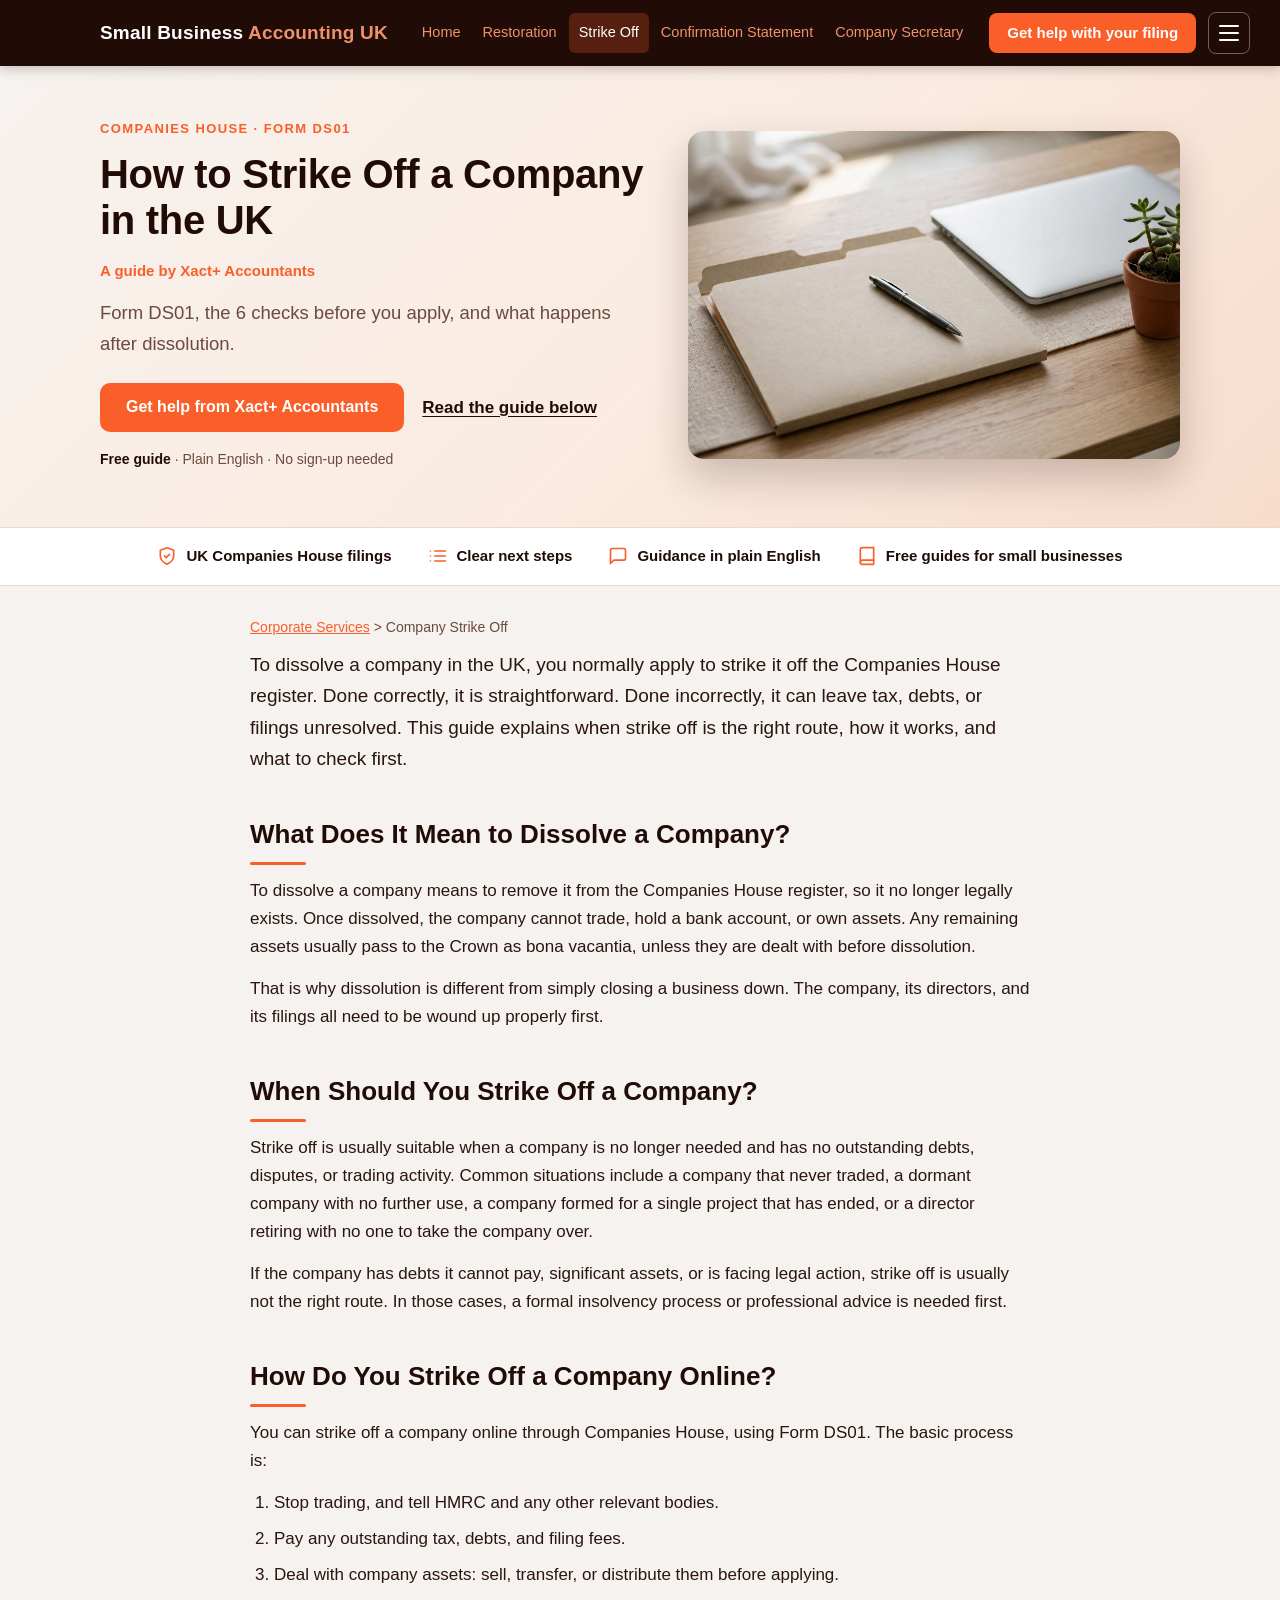
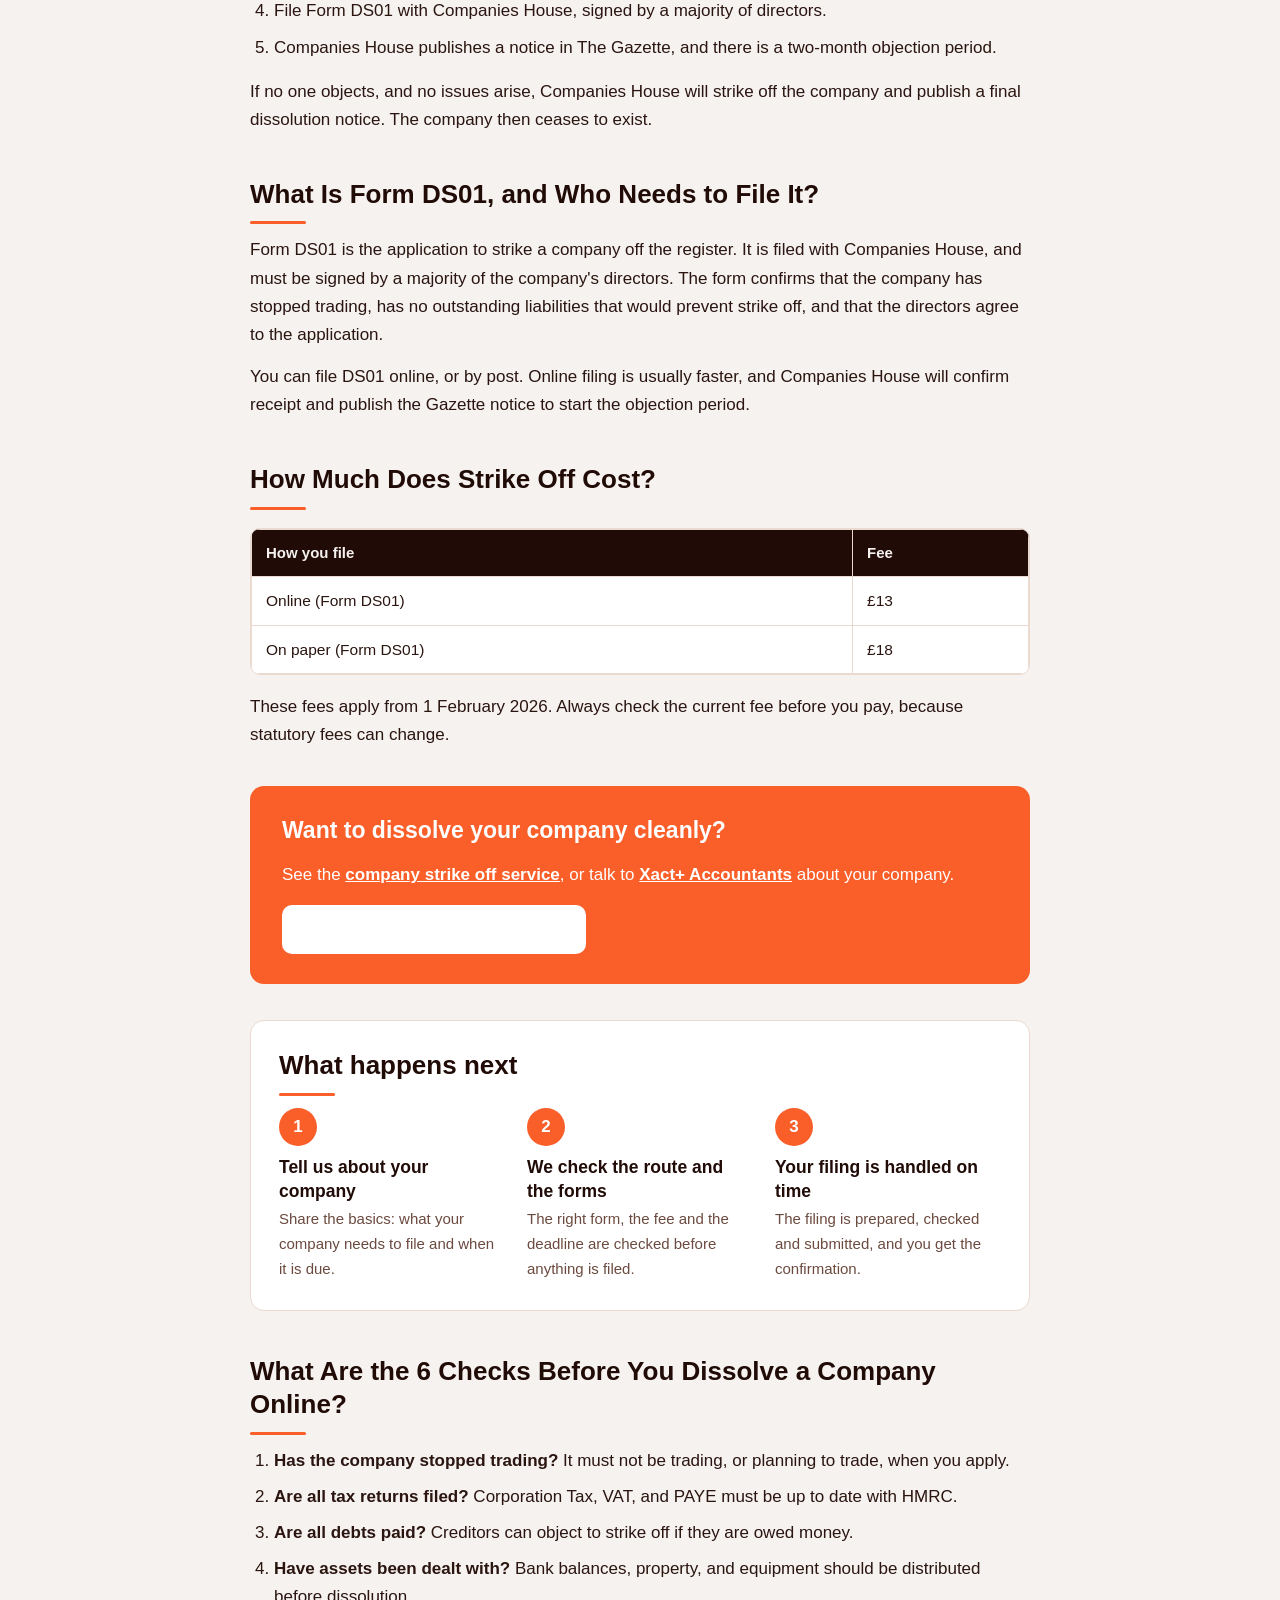
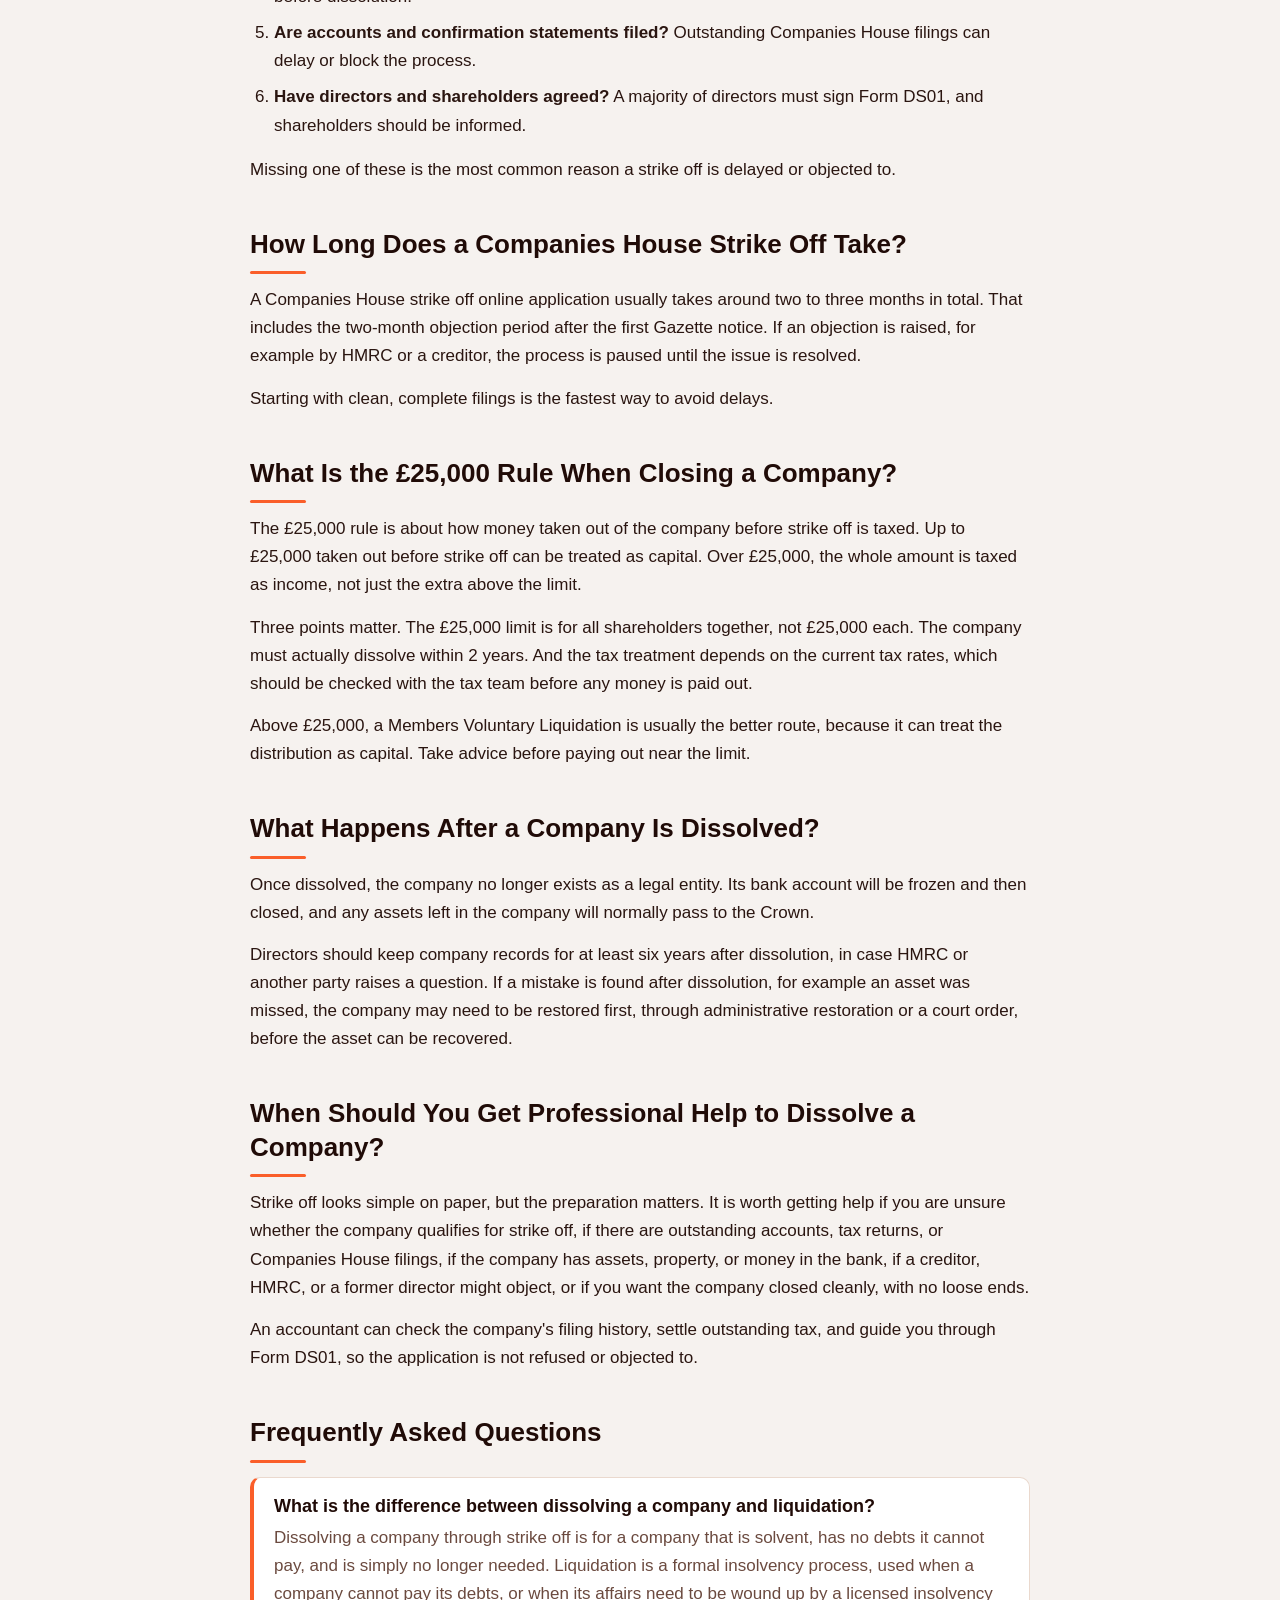
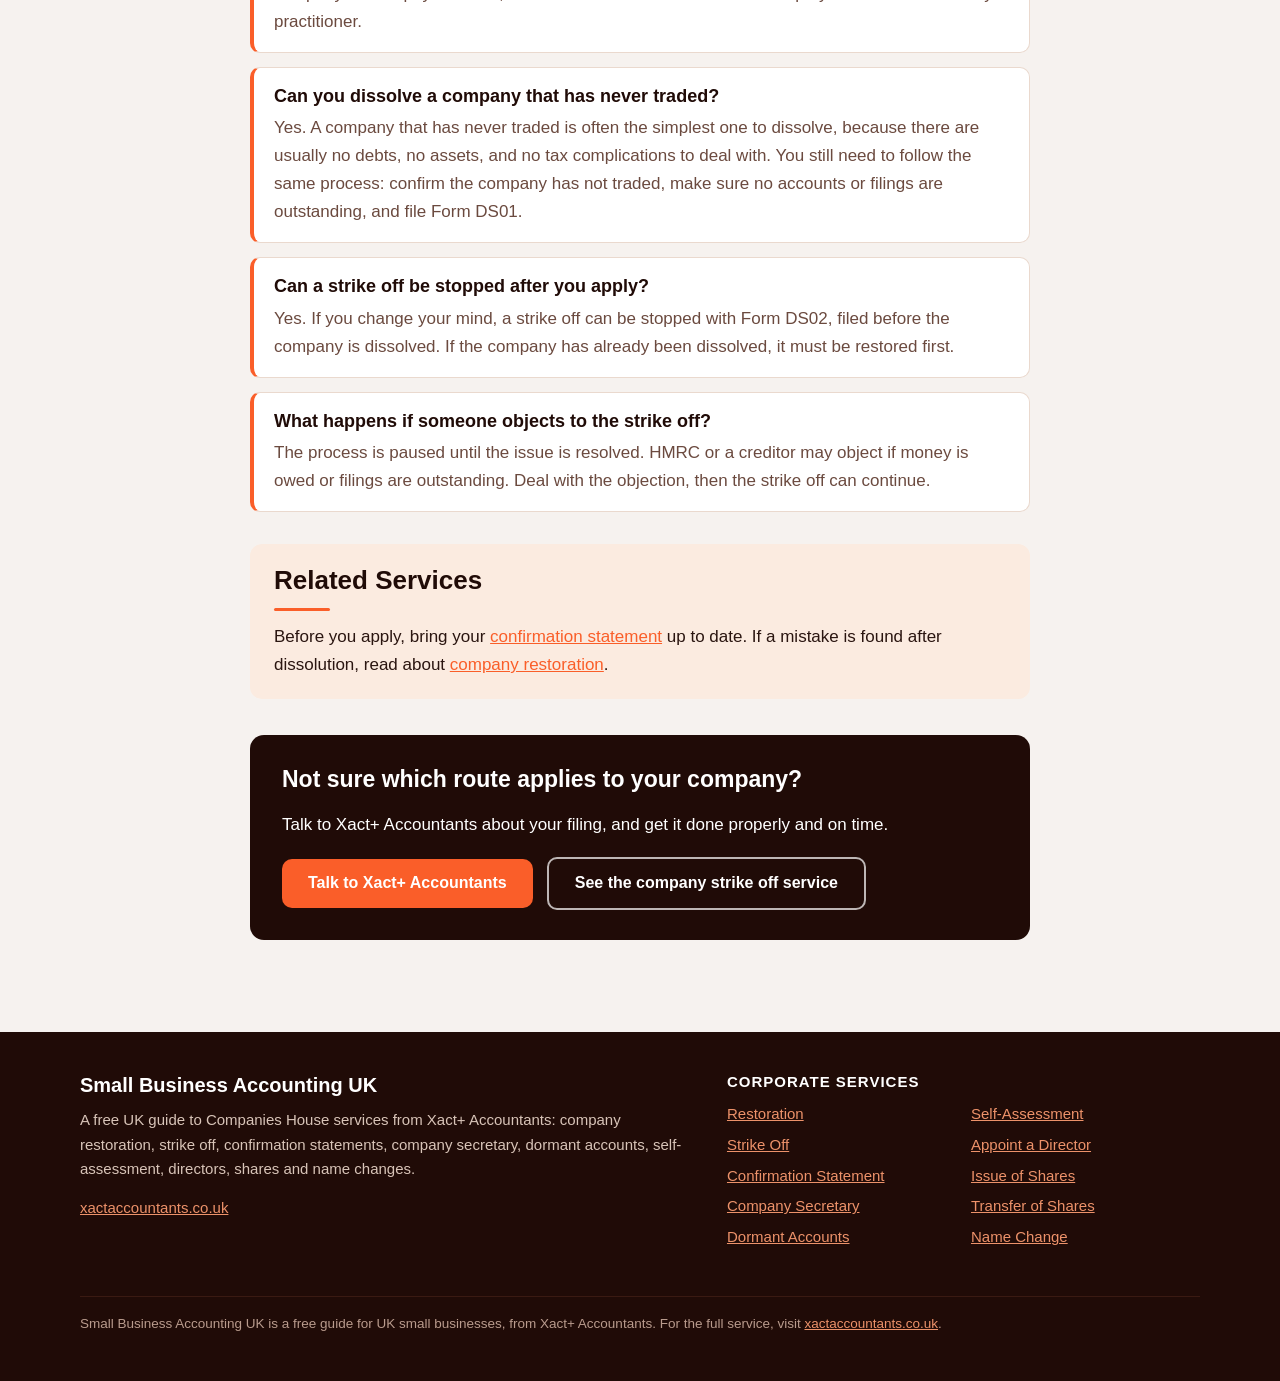
<file: strike-off.html>
<!DOCTYPE html>
<html lang="en-GB">
<head>
<meta charset="utf-8">
<meta name="viewport" content="width=device-width, initial-scale=1">
<title>How to Strike Off a Company in the UK (Form DS01) | Small Business Accounting UK</title>
<meta name="description" content="Dissolve a company by striking it off the Companies House register. Form DS01 costs £13 online or £18 on paper from 1 February 2026. The 6 checks, the 2-month objection period, and the £25,000 rule.">
<link rel="stylesheet" href="style.css">
</head>
<body>
<header class="topbar">
<div class="topbar-inner">
<a class="brand" href="index.html">Small Business <span>Accounting UK</span></a>
<nav class="desktop-nav" aria-label="Main">
<a href="index.html">Home</a>
<a href="restoration.html">Restoration</a>
<a href="strike-off.html" class="active">Strike Off</a>
<a href="confirmation-statement.html">Confirmation Statement</a>
<a href="company-secretary.html">Company Secretary</a>
</nav>
<div class="header-actions">
<a class="btn btn-sm" href="https://xactaccountants.co.uk/">Get help with your filing</a>
<button class="menu-toggle" type="button" aria-expanded="false" aria-controls="site-menu" aria-label="Menu"><span></span><span></span><span></span></button>
</div>
</div>
<div class="mobile-menu" id="site-menu" hidden>
<a href="index.html">Home</a>
<a href="restoration.html">Restoration</a>
<a href="strike-off.html" class="active">Strike Off</a>
<a href="confirmation-statement.html">Confirmation Statement</a>
<a href="company-secretary.html">Company Secretary</a>
<a href="dormant-accounts.html">Dormant Accounts</a>
<a href="self-assessment.html">Self-Assessment</a>
<a href="appoint-a-director.html">Appoint a Director</a>
<a href="issue-of-shares.html">Issue of Shares</a>
<a href="transfer-of-shares.html">Transfer of Shares</a>
<a href="company-name-change.html">Name Change</a>
</div>
</header>
<section class="hero"><div class="hero-inner">
<div class="hero-copy">
<p class="eyebrow">Companies House · Form DS01</p>
<h1>How to Strike Off a Company in the UK</h1>
<p class="hero-byline">A guide by Xact+ Accountants</p>
<p class="hero-sub">Form DS01, the 6 checks before you apply, and what happens after dissolution.</p>
<div class="hero-cta">
<a class="btn" href="https://xactaccountants.co.uk/company-strike-off-service/">Get help from Xact+ Accountants</a>
<a class="hero-link" href="#guide">Read the guide below</a>
</div>
<p class="trust-line"><strong>Free guide</strong> · Plain English · No sign-up needed</p>
</div>
<div class="hero-media"><img src="images/hero-strike-off.jpg" alt="A closed company file folder and a pen on a clean desk" width="1920" height="1280"></div>
</div></section>
<section class="trustbar"><div class="trustbar-inner">
<div class="trust-item"><svg viewBox="0 0 24 24" fill="none" stroke="currentColor" stroke-width="2" stroke-linecap="round" stroke-linejoin="round"><path d="M12 22s8-4 8-10V5l-8-3-8 3v7c0 6 8 10 8 10z"></path><polyline points="9 12 11 14 15 10"></polyline></svg> UK Companies House filings</div>
<div class="trust-item"><svg viewBox="0 0 24 24" fill="none" stroke="currentColor" stroke-width="2" stroke-linecap="round" stroke-linejoin="round"><line x1="8" y1="6" x2="21" y2="6"></line><line x1="8" y1="12" x2="21" y2="12"></line><line x1="8" y1="18" x2="21" y2="18"></line><line x1="3" y1="6" x2="3.01" y2="6"></line><line x1="3" y1="12" x2="3.01" y2="12"></line><line x1="3" y1="18" x2="3.01" y2="18"></line></svg> Clear next steps</div>
<div class="trust-item"><svg viewBox="0 0 24 24" fill="none" stroke="currentColor" stroke-width="2" stroke-linecap="round" stroke-linejoin="round"><path d="M21 15a2 2 0 0 1-2 2H7l-4 4V5a2 2 0 0 1 2-2h14a2 2 0 0 1 2 2z"></path></svg> Guidance in plain English</div>
<div class="trust-item"><svg viewBox="0 0 24 24" fill="none" stroke="currentColor" stroke-width="2" stroke-linecap="round" stroke-linejoin="round"><path d="M4 19.5A2.5 2.5 0 0 1 6.5 17H20"></path><path d="M6.5 2H20v20H6.5A2.5 2.5 0 0 1 4 19.5v-15A2.5 2.5 0 0 1 6.5 2z"></path></svg> Free guides for small businesses</div>
</div></section>
<main id="guide">
<p class="crumb"><a href="index.html">Corporate Services</a> &gt; Company Strike Off</p>

<p class="lede">To dissolve a company in the UK, you normally apply to strike it off the Companies House register. Done correctly, it is straightforward. Done incorrectly, it can leave tax, debts, or filings unresolved. This guide explains when strike off is the right route, how it works, and what to check first.</p>





<h2>What Does It Mean to Dissolve a Company?</h2>
<p>To dissolve a company means to remove it from the Companies House register, so it no longer legally exists. Once dissolved, the company cannot trade, hold a bank account, or own assets. Any remaining assets usually pass to the Crown as bona vacantia, unless they are dealt with before dissolution.</p>
<p>That is why dissolution is different from simply closing a business down. The company, its directors, and its filings all need to be wound up properly first.</p>

<h2>When Should You Strike Off a Company?</h2>
<p>Strike off is usually suitable when a company is no longer needed and has no outstanding debts, disputes, or trading activity. Common situations include a company that never traded, a dormant company with no further use, a company formed for a single project that has ended, or a director retiring with no one to take the company over.</p>
<p>If the company has debts it cannot pay, significant assets, or is facing legal action, strike off is usually not the right route. In those cases, a formal insolvency process or professional advice is needed first.</p>

<h2>How Do You Strike Off a Company Online?</h2>
<p>You can strike off a company online through Companies House, using Form DS01. The basic process is:</p>
<ol>
<li>Stop trading, and tell HMRC and any other relevant bodies.</li>
<li>Pay any outstanding tax, debts, and filing fees.</li>
<li>Deal with company assets: sell, transfer, or distribute them before applying.</li>
<li>File Form DS01 with Companies House, signed by a majority of directors.</li>
<li>Companies House publishes a notice in The Gazette, and there is a two-month objection period.</li>
</ol>
<p>If no one objects, and no issues arise, Companies House will strike off the company and publish a final dissolution notice. The company then ceases to exist.</p>

<h2>What Is Form DS01, and Who Needs to File It?</h2>
<p>Form DS01 is the application to strike a company off the register. It is filed with Companies House, and must be signed by a majority of the company's directors. The form confirms that the company has stopped trading, has no outstanding liabilities that would prevent strike off, and that the directors agree to the application.</p>
<p>You can file DS01 online, or by post. Online filing is usually faster, and Companies House will confirm receipt and publish the Gazette notice to start the objection period.</p>

<h2>How Much Does Strike Off Cost?</h2>
<div class="table-wrap"><table>
<tr><th>How you file</th><th>Fee</th></tr>
<tr><td>Online (Form DS01)</td><td>£13</td></tr>
<tr><td>On paper (Form DS01)</td><td>£18</td></tr>
</table></div>
<p>These fees apply from 1 February 2026. Always check the current fee before you pay, because statutory fees can change.</p>

<aside class="cta cta-mid">
<p class="cta-title">Want to dissolve your company cleanly?</p>
<p>See the <a href="https://xactaccountants.co.uk/company-strike-off-service/">company strike off service</a>, or talk to <a href="https://xactaccountants.co.uk/">Xact+ Accountants</a> about your company.</p>
<a class="btn btn-light" href="https://xactaccountants.co.uk/company-strike-off-service/">Get help from Xact+ Accountants</a>
</aside>

<section class="steps">
<h2>What happens next</h2>
<ol class="steps-list">
<li><span class="step-num">1</span><h3>Tell us about your company</h3><p>Share the basics: what your company needs to file and when it is due.</p></li>
<li><span class="step-num">2</span><h3>We check the route and the forms</h3><p>The right form, the fee and the deadline are checked before anything is filed.</p></li>
<li><span class="step-num">3</span><h3>Your filing is handled on time</h3><p>The filing is prepared, checked and submitted, and you get the confirmation.</p></li>
</ol>
</section>

<h2>What Are the 6 Checks Before You Dissolve a Company Online?</h2>
<ol>
<li><strong>Has the company stopped trading?</strong> It must not be trading, or planning to trade, when you apply.</li>
<li><strong>Are all tax returns filed?</strong> Corporation Tax, VAT, and PAYE must be up to date with HMRC.</li>
<li><strong>Are all debts paid?</strong> Creditors can object to strike off if they are owed money.</li>
<li><strong>Have assets been dealt with?</strong> Bank balances, property, and equipment should be distributed before dissolution.</li>
<li><strong>Are accounts and confirmation statements filed?</strong> Outstanding Companies House filings can delay or block the process.</li>
<li><strong>Have directors and shareholders agreed?</strong> A majority of directors must sign Form DS01, and shareholders should be informed.</li>
</ol>
<p>Missing one of these is the most common reason a strike off is delayed or objected to.</p>

<h2>How Long Does a Companies House Strike Off Take?</h2>
<p>A Companies House strike off online application usually takes around two to three months in total. That includes the two-month objection period after the first Gazette notice. If an objection is raised, for example by HMRC or a creditor, the process is paused until the issue is resolved.</p>
<p>Starting with clean, complete filings is the fastest way to avoid delays.</p>

<h2>What Is the £25,000 Rule When Closing a Company?</h2>
<p>The £25,000 rule is about how money taken out of the company before strike off is taxed. Up to £25,000 taken out before strike off can be treated as capital. Over £25,000, the whole amount is taxed as income, not just the extra above the limit.</p>
<p>Three points matter. The £25,000 limit is for all shareholders together, not £25,000 each. The company must actually dissolve within 2 years. And the tax treatment depends on the current tax rates, which should be checked with the tax team before any money is paid out.</p>
<p>Above £25,000, a Members Voluntary Liquidation is usually the better route, because it can treat the distribution as capital. Take advice before paying out near the limit.</p>

<h2>What Happens After a Company Is Dissolved?</h2>
<p>Once dissolved, the company no longer exists as a legal entity. Its bank account will be frozen and then closed, and any assets left in the company will normally pass to the Crown.</p>
<p>Directors should keep company records for at least six years after dissolution, in case HMRC or another party raises a question. If a mistake is found after dissolution, for example an asset was missed, the company may need to be restored first, through administrative restoration or a court order, before the asset can be recovered.</p>

<h2>When Should You Get Professional Help to Dissolve a Company?</h2>
<p>Strike off looks simple on paper, but the preparation matters. It is worth getting help if you are unsure whether the company qualifies for strike off, if there are outstanding accounts, tax returns, or Companies House filings, if the company has assets, property, or money in the bank, if a creditor, HMRC, or a former director might object, or if you want the company closed cleanly, with no loose ends.</p>
<p>An accountant can check the company's filing history, settle outstanding tax, and guide you through Form DS01, so the application is not refused or objected to.</p>


<h2>Frequently Asked Questions</h2>
<div class="faq">
<div class="faq-item">
<h3>What is the difference between dissolving a company and liquidation?</h3>
<p>Dissolving a company through strike off is for a company that is solvent, has no debts it cannot pay, and is simply no longer needed. Liquidation is a formal insolvency process, used when a company cannot pay its debts, or when its affairs need to be wound up by a licensed insolvency practitioner.</p>
</div>
<div class="faq-item">
<h3>Can you dissolve a company that has never traded?</h3>
<p>Yes. A company that has never traded is often the simplest one to dissolve, because there are usually no debts, no assets, and no tax complications to deal with. You still need to follow the same process: confirm the company has not traded, make sure no accounts or filings are outstanding, and file Form DS01.</p>
</div>
<div class="faq-item">
<h3>Can a strike off be stopped after you apply?</h3>
<p>Yes. If you change your mind, a strike off can be stopped with Form DS02, filed before the company is dissolved. If the company has already been dissolved, it must be restored first.</p>
</div>
<div class="faq-item">
<h3>What happens if someone objects to the strike off?</h3>
<p>The process is paused until the issue is resolved. HMRC or a creditor may object if money is owed or filings are outstanding. Deal with the objection, then the strike off can continue.</p>
</div>
</div><div class="related">
<h2>Related Services</h2>
<p>Before you apply, bring your <a href="confirmation-statement.html">confirmation statement</a> up to date. If a mistake is found after dissolution, read about <a href="restoration.html">company restoration</a>.</p>
</div>



<aside class="cta cta-bottom">
<p class="cta-title">Not sure which route applies to your company?</p>
<p>Talk to Xact+ Accountants about your filing, and get it done properly and on time.</p>
<div class="cta-actions">
<a class="btn" href="https://xactaccountants.co.uk/">Talk to Xact+ Accountants</a>
<a class="btn btn-outline-light" href="https://xactaccountants.co.uk/company-strike-off-service/">See the company strike off service</a>
</div>
</aside>
</main>
<footer class="site"><div class="inner">
<div>
<h2>Small Business Accounting UK</h2>
<p>A free UK guide to Companies House services from Xact+ Accountants: company restoration, strike off, confirmation statements, company secretary, dormant accounts, self-assessment, directors, shares and name changes.</p>
<p><a href="https://xactaccountants.co.uk/">xactaccountants.co.uk</a></p>
</div>
<div>
<h3>Corporate services</h3>
<ul>
<li><a href="restoration.html">Restoration</a></li>
<li><a href="strike-off.html">Strike Off</a></li>
<li><a href="confirmation-statement.html">Confirmation Statement</a></li>
<li><a href="company-secretary.html">Company Secretary</a></li>
<li><a href="dormant-accounts.html">Dormant Accounts</a></li>
<li><a href="self-assessment.html">Self-Assessment</a></li>
<li><a href="appoint-a-director.html">Appoint a Director</a></li>
<li><a href="issue-of-shares.html">Issue of Shares</a></li>
<li><a href="transfer-of-shares.html">Transfer of Shares</a></li>
<li><a href="company-name-change.html">Name Change</a></li>
</ul>
</div>
<p class="foot-note">Small Business Accounting UK is a free guide for UK small businesses, from Xact+ Accountants. For the full service, visit <a href="https://xactaccountants.co.uk/">xactaccountants.co.uk</a>.</p>
</div></footer>

<script>
(function(){var b=document.querySelector('.menu-toggle'),m=document.getElementById('site-menu');if(!b||!m)return;b.addEventListener('click',function(){var open=m.hidden;m.hidden=!open;b.setAttribute('aria-expanded',String(open));b.classList.toggle('open',open);});m.addEventListener('click',function(e){if(e.target.tagName==='A'){m.hidden=true;b.setAttribute('aria-expanded','false');b.classList.remove('open');}});document.addEventListener('keydown',function(e){if(e.key==='Escape'&&!m.hidden){m.hidden=true;b.setAttribute('aria-expanded','false');b.classList.remove('open');}});})();
</script>
</body>
</html>
</file>
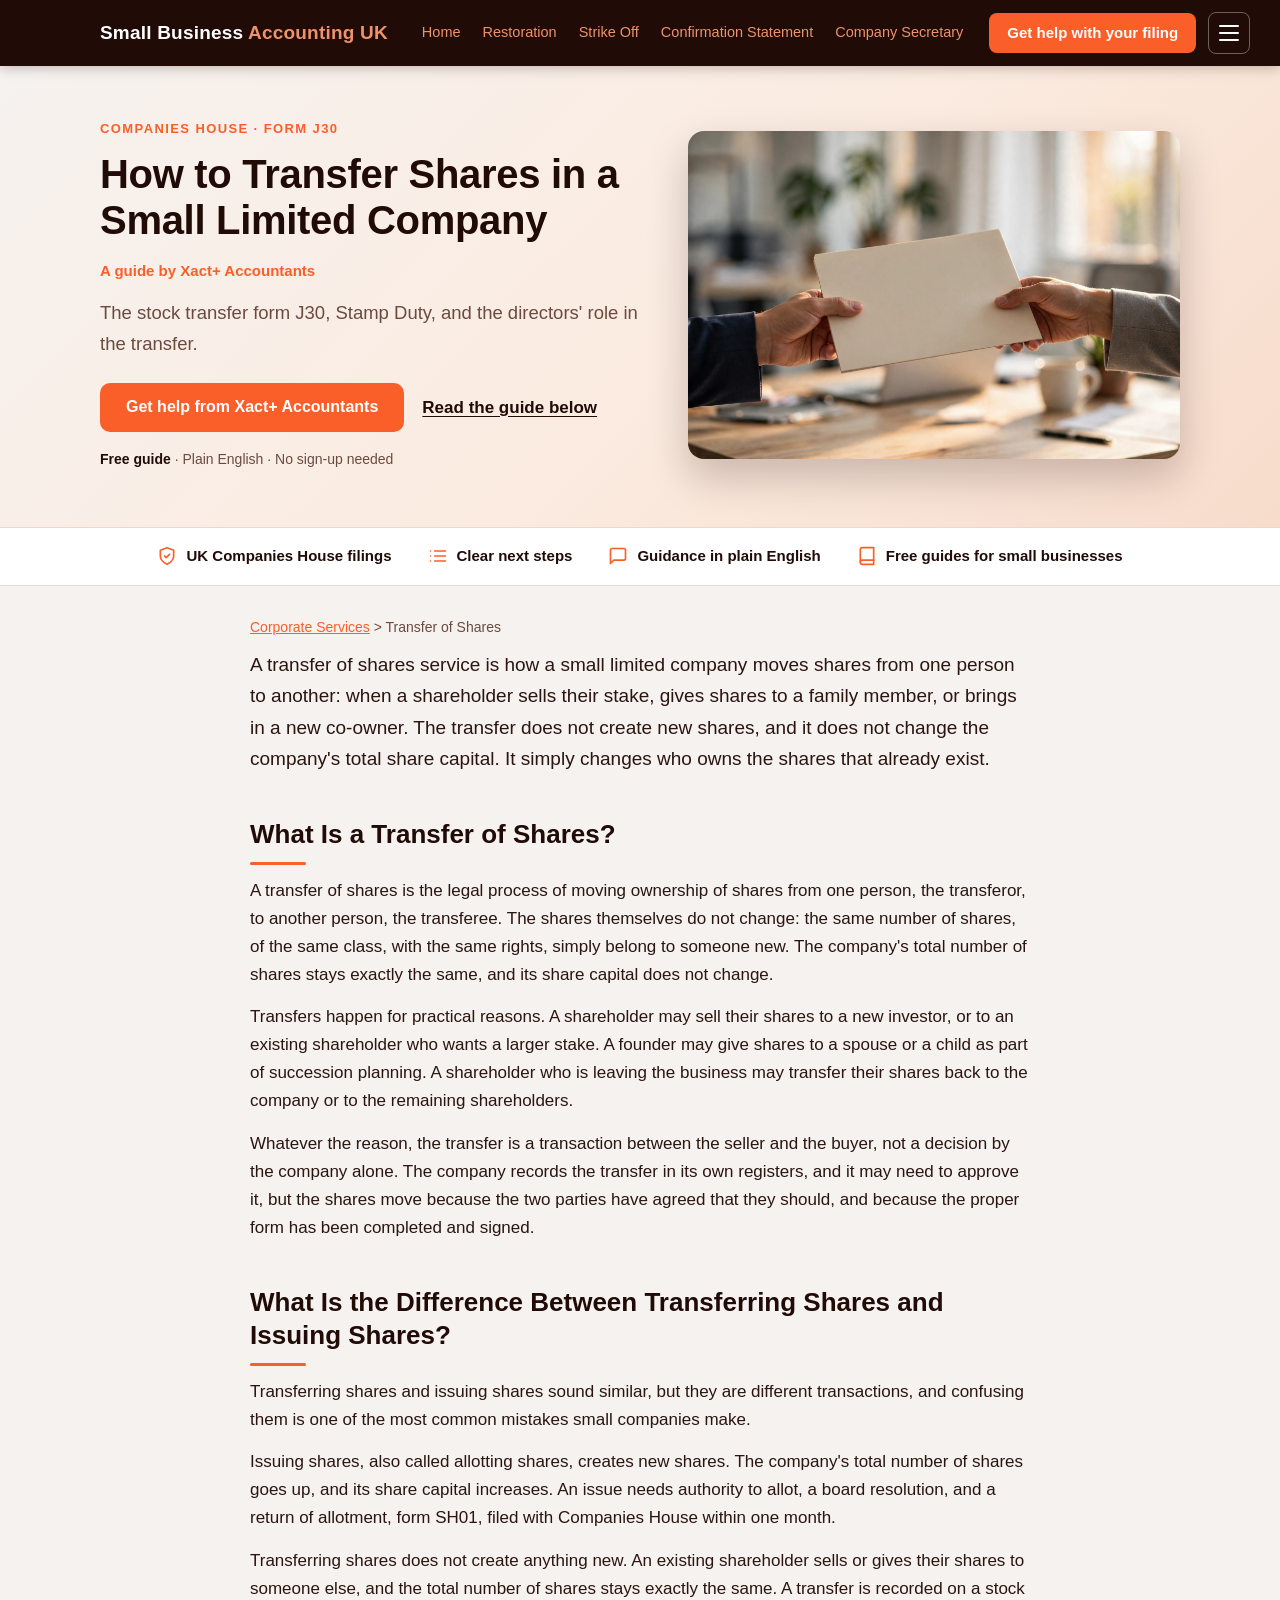
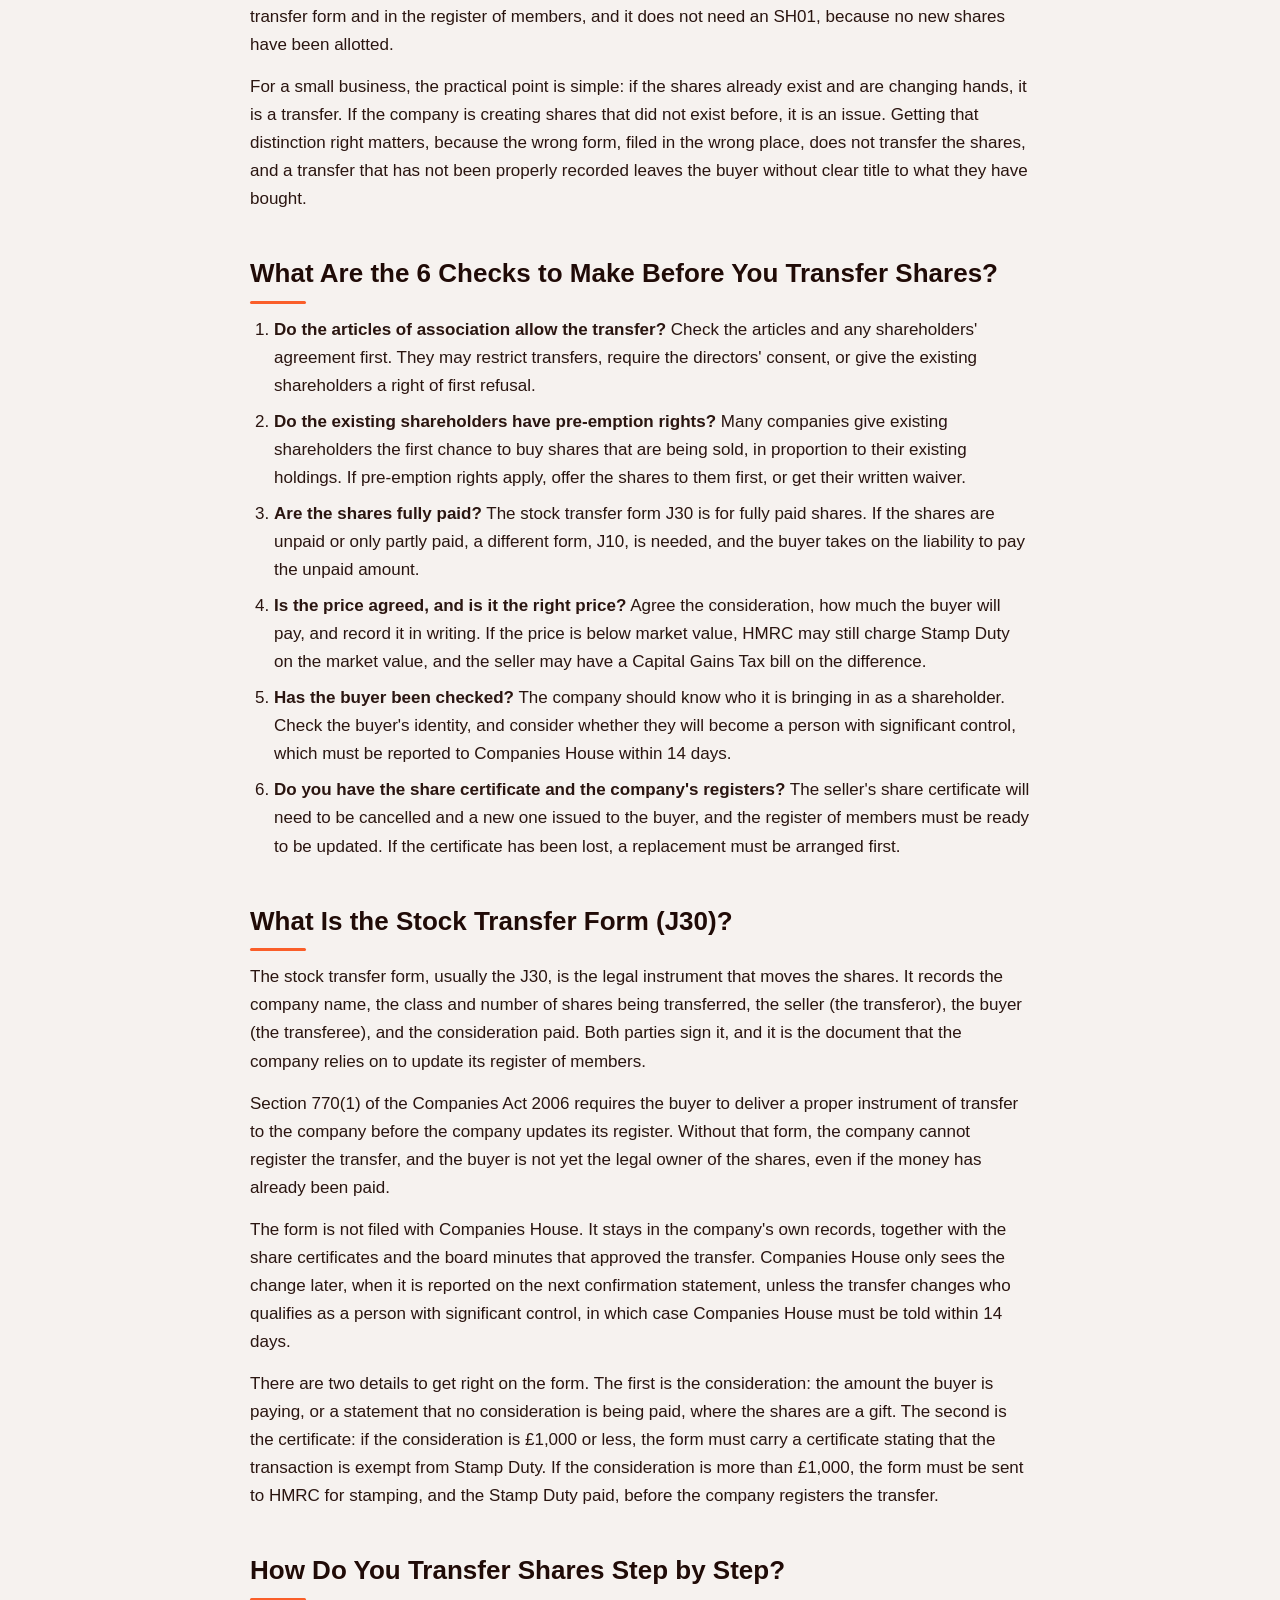
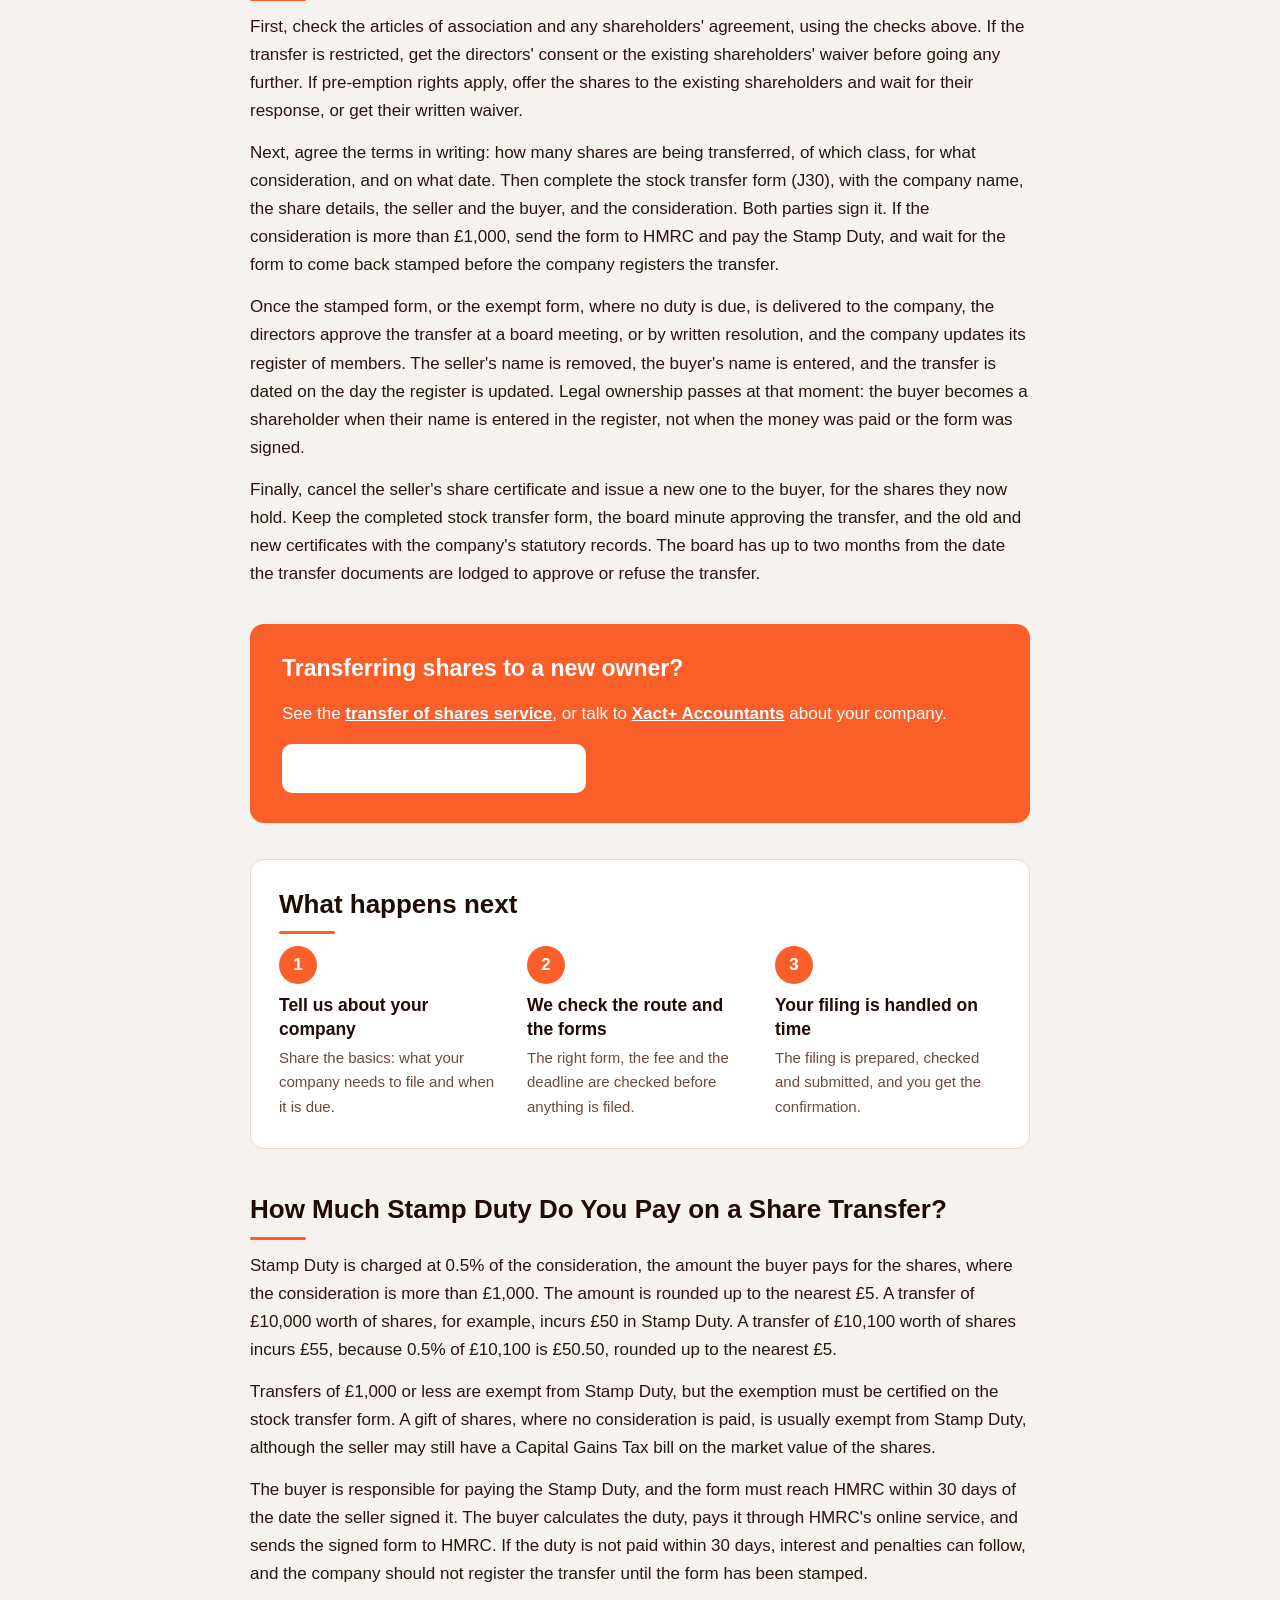
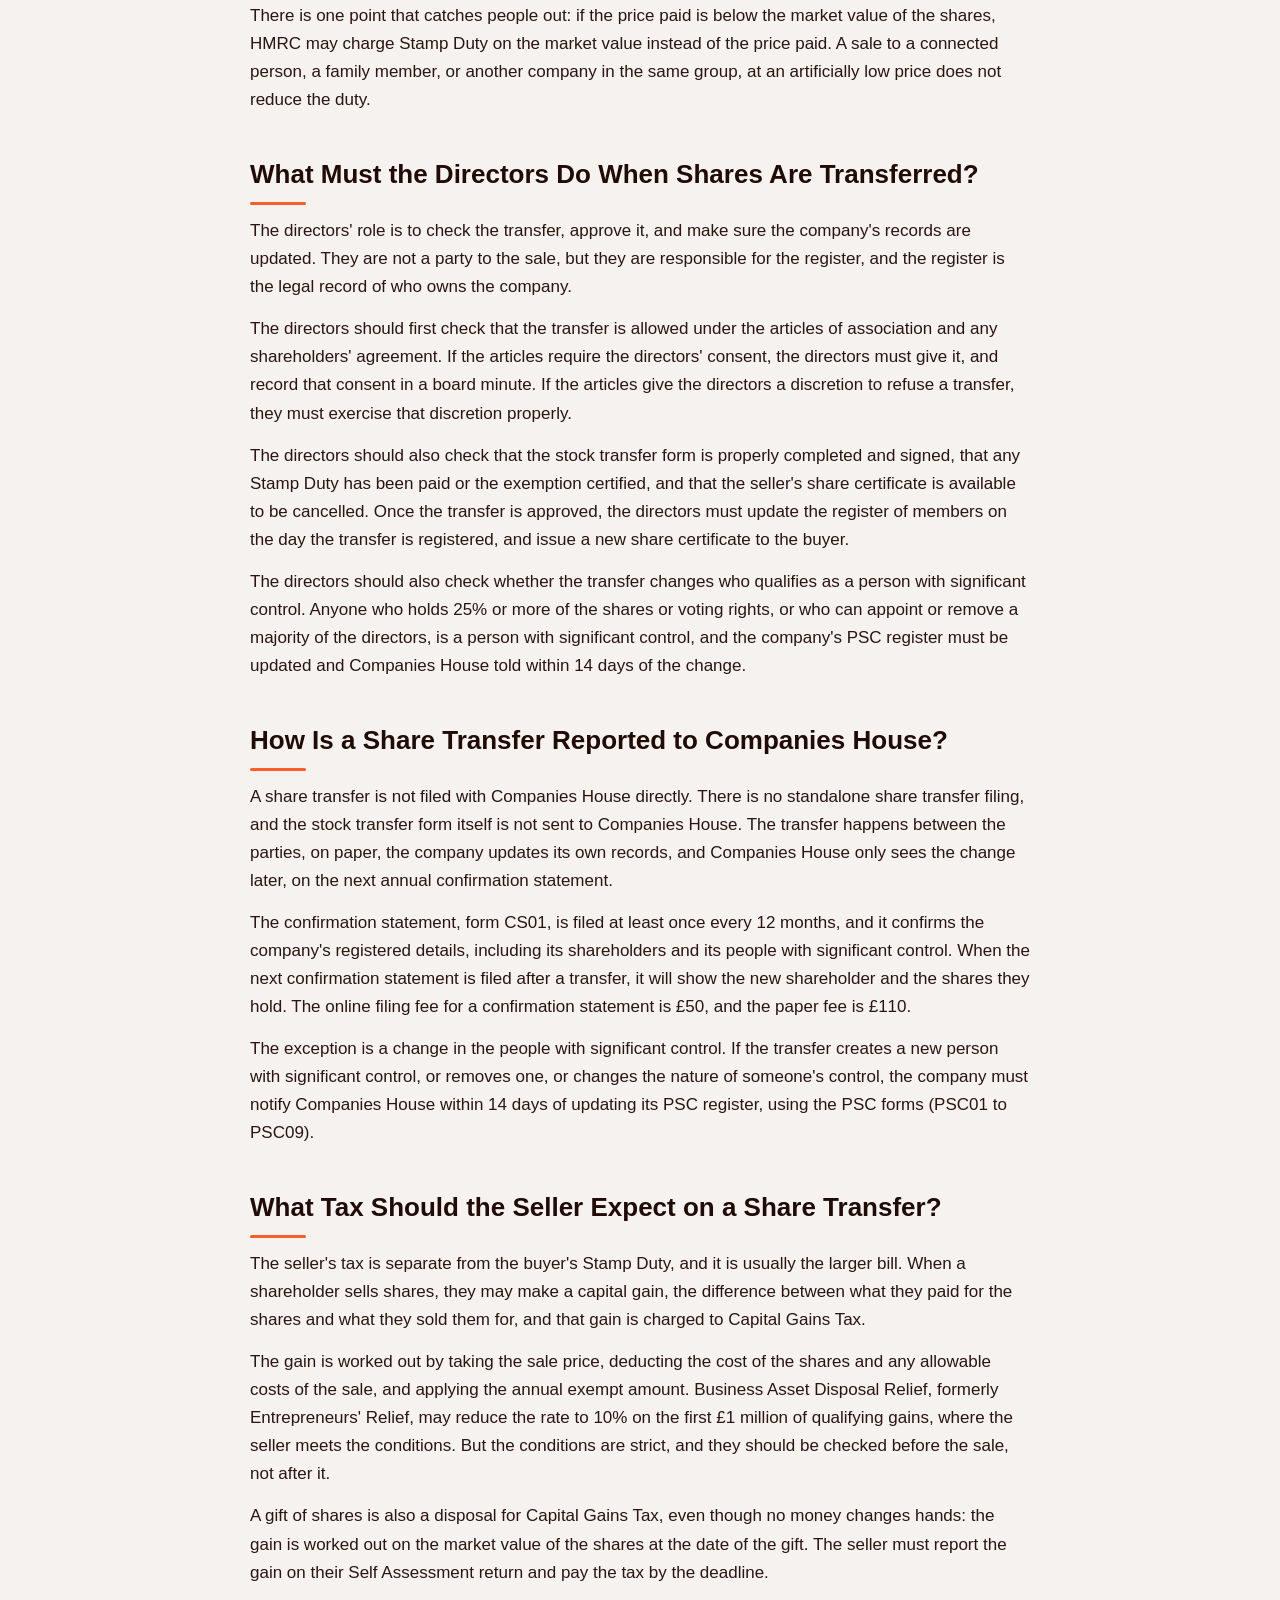
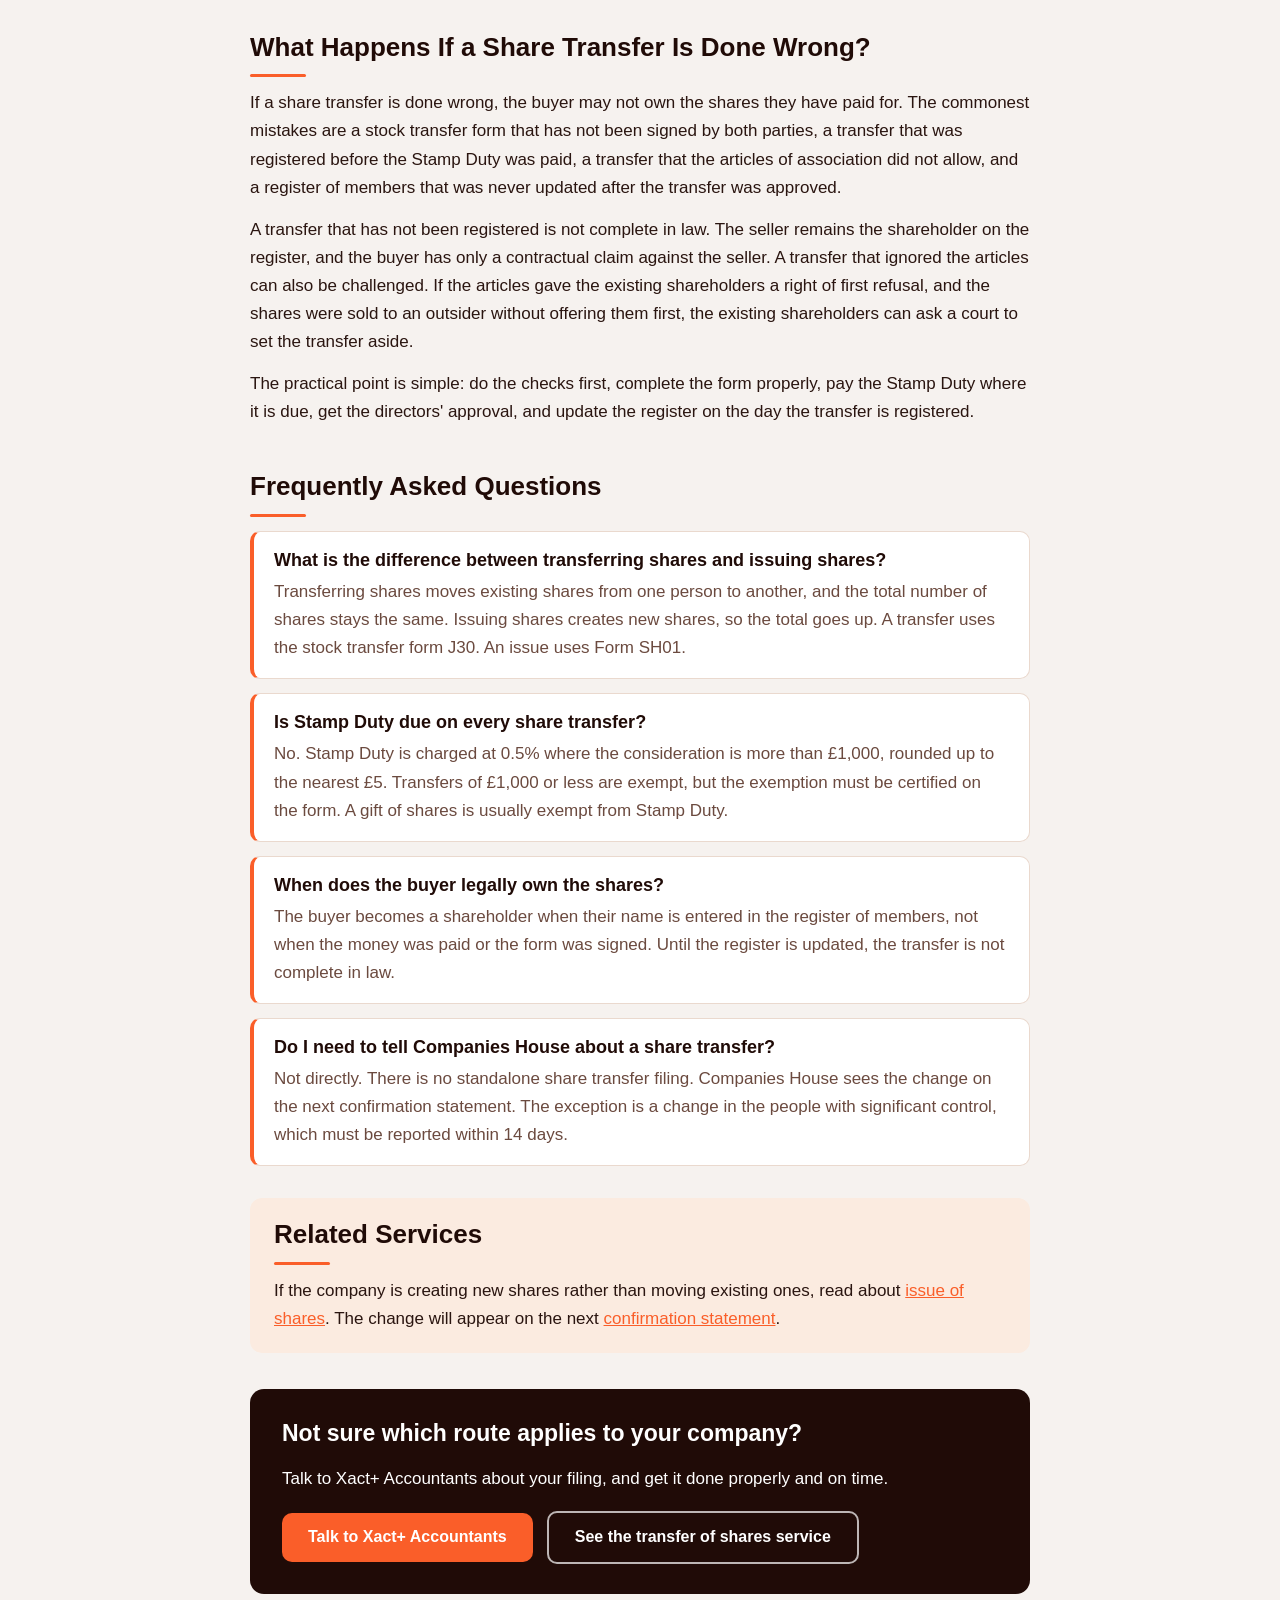
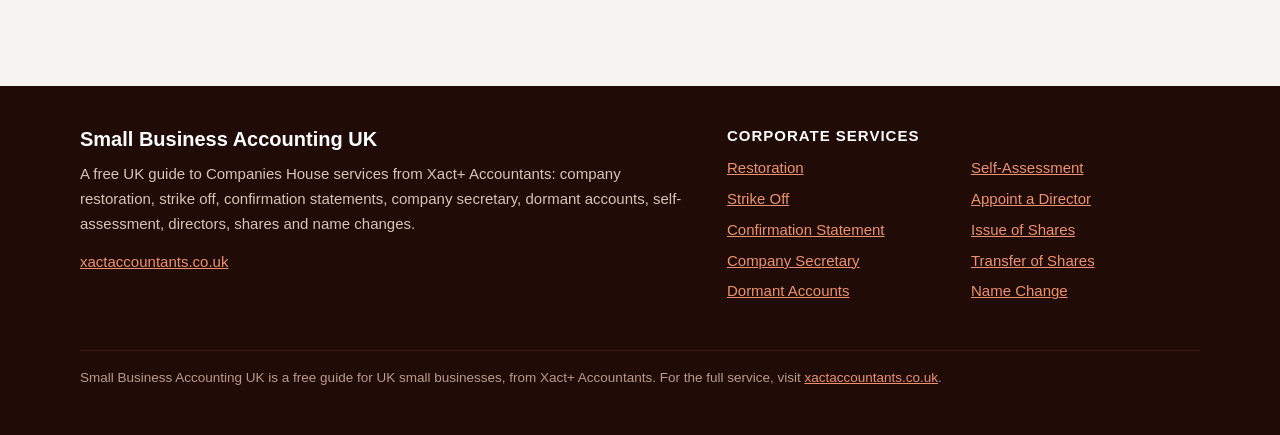
<file: transfer-of-shares.html>
<!DOCTYPE html>
<html lang="en-GB">
<head>
<meta charset="utf-8">
<meta name="viewport" content="width=device-width, initial-scale=1">
<title>How to Transfer Shares in a Small Limited Company (Form J30) | Small Business Accounting UK</title>
<meta name="description" content="Transfer shares with the stock transfer form J30. Stamp Duty is 0.5% on transfers over £1,000. The checks to make, the directors' role, and how the transfer is reported.">
<link rel="stylesheet" href="style.css">
</head>
<body>
<header class="topbar">
<div class="topbar-inner">
<a class="brand" href="index.html">Small Business <span>Accounting UK</span></a>
<nav class="desktop-nav" aria-label="Main">
<a href="index.html">Home</a>
<a href="restoration.html">Restoration</a>
<a href="strike-off.html">Strike Off</a>
<a href="confirmation-statement.html">Confirmation Statement</a>
<a href="company-secretary.html">Company Secretary</a>
</nav>
<div class="header-actions">
<a class="btn btn-sm" href="https://xactaccountants.co.uk/">Get help with your filing</a>
<button class="menu-toggle" type="button" aria-expanded="false" aria-controls="site-menu" aria-label="Menu"><span></span><span></span><span></span></button>
</div>
</div>
<div class="mobile-menu" id="site-menu" hidden>
<a href="index.html">Home</a>
<a href="restoration.html">Restoration</a>
<a href="strike-off.html">Strike Off</a>
<a href="confirmation-statement.html">Confirmation Statement</a>
<a href="company-secretary.html">Company Secretary</a>
<a href="dormant-accounts.html">Dormant Accounts</a>
<a href="self-assessment.html">Self-Assessment</a>
<a href="appoint-a-director.html">Appoint a Director</a>
<a href="issue-of-shares.html">Issue of Shares</a>
<a href="transfer-of-shares.html" class="active">Transfer of Shares</a>
<a href="company-name-change.html">Name Change</a>
</div>
</header>
<section class="hero"><div class="hero-inner">
<div class="hero-copy">
<p class="eyebrow">Companies House · Form J30</p>
<h1>How to Transfer Shares in a Small Limited Company</h1>
<p class="hero-byline">A guide by Xact+ Accountants</p>
<p class="hero-sub">The stock transfer form J30, Stamp Duty, and the directors' role in the transfer.</p>
<div class="hero-cta">
<a class="btn" href="https://xactaccountants.co.uk/transfer-of-shares/">Get help from Xact+ Accountants</a>
<a class="hero-link" href="#guide">Read the guide below</a>
</div>
<p class="trust-line"><strong>Free guide</strong> · Plain English · No sign-up needed</p>
</div>
<div class="hero-media"><img src="images/hero-transfer-of-shares.jpg" alt="Two hands passing a plain folder across a desk" width="1920" height="1280"></div>
</div></section>
<section class="trustbar"><div class="trustbar-inner">
<div class="trust-item"><svg viewBox="0 0 24 24" fill="none" stroke="currentColor" stroke-width="2" stroke-linecap="round" stroke-linejoin="round"><path d="M12 22s8-4 8-10V5l-8-3-8 3v7c0 6 8 10 8 10z"></path><polyline points="9 12 11 14 15 10"></polyline></svg> UK Companies House filings</div>
<div class="trust-item"><svg viewBox="0 0 24 24" fill="none" stroke="currentColor" stroke-width="2" stroke-linecap="round" stroke-linejoin="round"><line x1="8" y1="6" x2="21" y2="6"></line><line x1="8" y1="12" x2="21" y2="12"></line><line x1="8" y1="18" x2="21" y2="18"></line><line x1="3" y1="6" x2="3.01" y2="6"></line><line x1="3" y1="12" x2="3.01" y2="12"></line><line x1="3" y1="18" x2="3.01" y2="18"></line></svg> Clear next steps</div>
<div class="trust-item"><svg viewBox="0 0 24 24" fill="none" stroke="currentColor" stroke-width="2" stroke-linecap="round" stroke-linejoin="round"><path d="M21 15a2 2 0 0 1-2 2H7l-4 4V5a2 2 0 0 1 2-2h14a2 2 0 0 1 2 2z"></path></svg> Guidance in plain English</div>
<div class="trust-item"><svg viewBox="0 0 24 24" fill="none" stroke="currentColor" stroke-width="2" stroke-linecap="round" stroke-linejoin="round"><path d="M4 19.5A2.5 2.5 0 0 1 6.5 17H20"></path><path d="M6.5 2H20v20H6.5A2.5 2.5 0 0 1 4 19.5v-15A2.5 2.5 0 0 1 6.5 2z"></path></svg> Free guides for small businesses</div>
</div></section>
<main id="guide">
<p class="crumb"><a href="index.html">Corporate Services</a> &gt; Transfer of Shares</p>

<p class="lede">A transfer of shares service is how a small limited company moves shares from one person to another: when a shareholder sells their stake, gives shares to a family member, or brings in a new co-owner. The transfer does not create new shares, and it does not change the company's total share capital. It simply changes who owns the shares that already exist.</p>





<h2>What Is a Transfer of Shares?</h2>
<p>A transfer of shares is the legal process of moving ownership of shares from one person, the transferor, to another person, the transferee. The shares themselves do not change: the same number of shares, of the same class, with the same rights, simply belong to someone new. The company's total number of shares stays exactly the same, and its share capital does not change.</p>
<p>Transfers happen for practical reasons. A shareholder may sell their shares to a new investor, or to an existing shareholder who wants a larger stake. A founder may give shares to a spouse or a child as part of succession planning. A shareholder who is leaving the business may transfer their shares back to the company or to the remaining shareholders.</p>
<p>Whatever the reason, the transfer is a transaction between the seller and the buyer, not a decision by the company alone. The company records the transfer in its own registers, and it may need to approve it, but the shares move because the two parties have agreed that they should, and because the proper form has been completed and signed.</p>

<h2>What Is the Difference Between Transferring Shares and Issuing Shares?</h2>
<p>Transferring shares and issuing shares sound similar, but they are different transactions, and confusing them is one of the most common mistakes small companies make.</p>
<p>Issuing shares, also called allotting shares, creates new shares. The company's total number of shares goes up, and its share capital increases. An issue needs authority to allot, a board resolution, and a return of allotment, form SH01, filed with Companies House within one month.</p>
<p>Transferring shares does not create anything new. An existing shareholder sells or gives their shares to someone else, and the total number of shares stays exactly the same. A transfer is recorded on a stock transfer form and in the register of members, and it does not need an SH01, because no new shares have been allotted.</p>
<p>For a small business, the practical point is simple: if the shares already exist and are changing hands, it is a transfer. If the company is creating shares that did not exist before, it is an issue. Getting that distinction right matters, because the wrong form, filed in the wrong place, does not transfer the shares, and a transfer that has not been properly recorded leaves the buyer without clear title to what they have bought.</p>

<h2>What Are the 6 Checks to Make Before You Transfer Shares?</h2>
<ol>
<li><strong>Do the articles of association allow the transfer?</strong> Check the articles and any shareholders' agreement first. They may restrict transfers, require the directors' consent, or give the existing shareholders a right of first refusal.</li>
<li><strong>Do the existing shareholders have pre-emption rights?</strong> Many companies give existing shareholders the first chance to buy shares that are being sold, in proportion to their existing holdings. If pre-emption rights apply, offer the shares to them first, or get their written waiver.</li>
<li><strong>Are the shares fully paid?</strong> The stock transfer form J30 is for fully paid shares. If the shares are unpaid or only partly paid, a different form, J10, is needed, and the buyer takes on the liability to pay the unpaid amount.</li>
<li><strong>Is the price agreed, and is it the right price?</strong> Agree the consideration, how much the buyer will pay, and record it in writing. If the price is below market value, HMRC may still charge Stamp Duty on the market value, and the seller may have a Capital Gains Tax bill on the difference.</li>
<li><strong>Has the buyer been checked?</strong> The company should know who it is bringing in as a shareholder. Check the buyer's identity, and consider whether they will become a person with significant control, which must be reported to Companies House within 14 days.</li>
<li><strong>Do you have the share certificate and the company's registers?</strong> The seller's share certificate will need to be cancelled and a new one issued to the buyer, and the register of members must be ready to be updated. If the certificate has been lost, a replacement must be arranged first.</li>
</ol>

<h2>What Is the Stock Transfer Form (J30)?</h2>
<p>The stock transfer form, usually the J30, is the legal instrument that moves the shares. It records the company name, the class and number of shares being transferred, the seller (the transferor), the buyer (the transferee), and the consideration paid. Both parties sign it, and it is the document that the company relies on to update its register of members.</p>
<p>Section 770(1) of the Companies Act 2006 requires the buyer to deliver a proper instrument of transfer to the company before the company updates its register. Without that form, the company cannot register the transfer, and the buyer is not yet the legal owner of the shares, even if the money has already been paid.</p>
<p>The form is not filed with Companies House. It stays in the company's own records, together with the share certificates and the board minutes that approved the transfer. Companies House only sees the change later, when it is reported on the next confirmation statement, unless the transfer changes who qualifies as a person with significant control, in which case Companies House must be told within 14 days.</p>
<p>There are two details to get right on the form. The first is the consideration: the amount the buyer is paying, or a statement that no consideration is being paid, where the shares are a gift. The second is the certificate: if the consideration is £1,000 or less, the form must carry a certificate stating that the transaction is exempt from Stamp Duty. If the consideration is more than £1,000, the form must be sent to HMRC for stamping, and the Stamp Duty paid, before the company registers the transfer.</p>

<h2>How Do You Transfer Shares Step by Step?</h2>
<p>First, check the articles of association and any shareholders' agreement, using the checks above. If the transfer is restricted, get the directors' consent or the existing shareholders' waiver before going any further. If pre-emption rights apply, offer the shares to the existing shareholders and wait for their response, or get their written waiver.</p>
<p>Next, agree the terms in writing: how many shares are being transferred, of which class, for what consideration, and on what date. Then complete the stock transfer form (J30), with the company name, the share details, the seller and the buyer, and the consideration. Both parties sign it. If the consideration is more than £1,000, send the form to HMRC and pay the Stamp Duty, and wait for the form to come back stamped before the company registers the transfer.</p>
<p>Once the stamped form, or the exempt form, where no duty is due, is delivered to the company, the directors approve the transfer at a board meeting, or by written resolution, and the company updates its register of members. The seller's name is removed, the buyer's name is entered, and the transfer is dated on the day the register is updated. Legal ownership passes at that moment: the buyer becomes a shareholder when their name is entered in the register, not when the money was paid or the form was signed.</p>
<p>Finally, cancel the seller's share certificate and issue a new one to the buyer, for the shares they now hold. Keep the completed stock transfer form, the board minute approving the transfer, and the old and new certificates with the company's statutory records. The board has up to two months from the date the transfer documents are lodged to approve or refuse the transfer.</p>

<aside class="cta cta-mid">
<p class="cta-title">Transferring shares to a new owner?</p>
<p>See the <a href="https://xactaccountants.co.uk/transfer-of-shares/">transfer of shares service</a>, or talk to <a href="https://xactaccountants.co.uk/">Xact+ Accountants</a> about your company.</p>
<a class="btn btn-light" href="https://xactaccountants.co.uk/transfer-of-shares/">Get help from Xact+ Accountants</a>
</aside>

<section class="steps">
<h2>What happens next</h2>
<ol class="steps-list">
<li><span class="step-num">1</span><h3>Tell us about your company</h3><p>Share the basics: what your company needs to file and when it is due.</p></li>
<li><span class="step-num">2</span><h3>We check the route and the forms</h3><p>The right form, the fee and the deadline are checked before anything is filed.</p></li>
<li><span class="step-num">3</span><h3>Your filing is handled on time</h3><p>The filing is prepared, checked and submitted, and you get the confirmation.</p></li>
</ol>
</section>

<h2>How Much Stamp Duty Do You Pay on a Share Transfer?</h2>
<p>Stamp Duty is charged at 0.5% of the consideration, the amount the buyer pays for the shares, where the consideration is more than £1,000. The amount is rounded up to the nearest £5. A transfer of £10,000 worth of shares, for example, incurs £50 in Stamp Duty. A transfer of £10,100 worth of shares incurs £55, because 0.5% of £10,100 is £50.50, rounded up to the nearest £5.</p>
<p>Transfers of £1,000 or less are exempt from Stamp Duty, but the exemption must be certified on the stock transfer form. A gift of shares, where no consideration is paid, is usually exempt from Stamp Duty, although the seller may still have a Capital Gains Tax bill on the market value of the shares.</p>
<p>The buyer is responsible for paying the Stamp Duty, and the form must reach HMRC within 30 days of the date the seller signed it. The buyer calculates the duty, pays it through HMRC's online service, and sends the signed form to HMRC. If the duty is not paid within 30 days, interest and penalties can follow, and the company should not register the transfer until the form has been stamped.</p>
<p>There is one point that catches people out: if the price paid is below the market value of the shares, HMRC may charge Stamp Duty on the market value instead of the price paid. A sale to a connected person, a family member, or another company in the same group, at an artificially low price does not reduce the duty.</p>

<h2>What Must the Directors Do When Shares Are Transferred?</h2>
<p>The directors' role is to check the transfer, approve it, and make sure the company's records are updated. They are not a party to the sale, but they are responsible for the register, and the register is the legal record of who owns the company.</p>
<p>The directors should first check that the transfer is allowed under the articles of association and any shareholders' agreement. If the articles require the directors' consent, the directors must give it, and record that consent in a board minute. If the articles give the directors a discretion to refuse a transfer, they must exercise that discretion properly.</p>
<p>The directors should also check that the stock transfer form is properly completed and signed, that any Stamp Duty has been paid or the exemption certified, and that the seller's share certificate is available to be cancelled. Once the transfer is approved, the directors must update the register of members on the day the transfer is registered, and issue a new share certificate to the buyer.</p>
<p>The directors should also check whether the transfer changes who qualifies as a person with significant control. Anyone who holds 25% or more of the shares or voting rights, or who can appoint or remove a majority of the directors, is a person with significant control, and the company's PSC register must be updated and Companies House told within 14 days of the change.</p>

<h2>How Is a Share Transfer Reported to Companies House?</h2>
<p>A share transfer is not filed with Companies House directly. There is no standalone share transfer filing, and the stock transfer form itself is not sent to Companies House. The transfer happens between the parties, on paper, the company updates its own records, and Companies House only sees the change later, on the next annual confirmation statement.</p>
<p>The confirmation statement, form CS01, is filed at least once every 12 months, and it confirms the company's registered details, including its shareholders and its people with significant control. When the next confirmation statement is filed after a transfer, it will show the new shareholder and the shares they hold. The online filing fee for a confirmation statement is £50, and the paper fee is £110.</p>
<p>The exception is a change in the people with significant control. If the transfer creates a new person with significant control, or removes one, or changes the nature of someone's control, the company must notify Companies House within 14 days of updating its PSC register, using the PSC forms (PSC01 to PSC09).</p>

<h2>What Tax Should the Seller Expect on a Share Transfer?</h2>
<p>The seller's tax is separate from the buyer's Stamp Duty, and it is usually the larger bill. When a shareholder sells shares, they may make a capital gain, the difference between what they paid for the shares and what they sold them for, and that gain is charged to Capital Gains Tax.</p>
<p>The gain is worked out by taking the sale price, deducting the cost of the shares and any allowable costs of the sale, and applying the annual exempt amount. Business Asset Disposal Relief, formerly Entrepreneurs' Relief, may reduce the rate to 10% on the first £1 million of qualifying gains, where the seller meets the conditions. But the conditions are strict, and they should be checked before the sale, not after it.</p>
<p>A gift of shares is also a disposal for Capital Gains Tax, even though no money changes hands: the gain is worked out on the market value of the shares at the date of the gift. The seller must report the gain on their Self Assessment return and pay the tax by the deadline.</p>

<h2>What Happens If a Share Transfer Is Done Wrong?</h2>
<p>If a share transfer is done wrong, the buyer may not own the shares they have paid for. The commonest mistakes are a stock transfer form that has not been signed by both parties, a transfer that was registered before the Stamp Duty was paid, a transfer that the articles of association did not allow, and a register of members that was never updated after the transfer was approved.</p>
<p>A transfer that has not been registered is not complete in law. The seller remains the shareholder on the register, and the buyer has only a contractual claim against the seller. A transfer that ignored the articles can also be challenged. If the articles gave the existing shareholders a right of first refusal, and the shares were sold to an outsider without offering them first, the existing shareholders can ask a court to set the transfer aside.</p>
<p>The practical point is simple: do the checks first, complete the form properly, pay the Stamp Duty where it is due, get the directors' approval, and update the register on the day the transfer is registered.</p>


<h2>Frequently Asked Questions</h2>
<div class="faq">
<div class="faq-item">
<h3>What is the difference between transferring shares and issuing shares?</h3>
<p>Transferring shares moves existing shares from one person to another, and the total number of shares stays the same. Issuing shares creates new shares, so the total goes up. A transfer uses the stock transfer form J30. An issue uses Form SH01.</p>
</div>
<div class="faq-item">
<h3>Is Stamp Duty due on every share transfer?</h3>
<p>No. Stamp Duty is charged at 0.5% where the consideration is more than £1,000, rounded up to the nearest £5. Transfers of £1,000 or less are exempt, but the exemption must be certified on the form. A gift of shares is usually exempt from Stamp Duty.</p>
</div>
<div class="faq-item">
<h3>When does the buyer legally own the shares?</h3>
<p>The buyer becomes a shareholder when their name is entered in the register of members, not when the money was paid or the form was signed. Until the register is updated, the transfer is not complete in law.</p>
</div>
<div class="faq-item">
<h3>Do I need to tell Companies House about a share transfer?</h3>
<p>Not directly. There is no standalone share transfer filing. Companies House sees the change on the next confirmation statement. The exception is a change in the people with significant control, which must be reported within 14 days.</p>
</div>
</div><div class="related">
<h2>Related Services</h2>
<p>If the company is creating new shares rather than moving existing ones, read about <a href="issue-of-shares.html">issue of shares</a>. The change will appear on the next <a href="confirmation-statement.html">confirmation statement</a>.</p>
</div>



<aside class="cta cta-bottom">
<p class="cta-title">Not sure which route applies to your company?</p>
<p>Talk to Xact+ Accountants about your filing, and get it done properly and on time.</p>
<div class="cta-actions">
<a class="btn" href="https://xactaccountants.co.uk/">Talk to Xact+ Accountants</a>
<a class="btn btn-outline-light" href="https://xactaccountants.co.uk/transfer-of-shares/">See the transfer of shares service</a>
</div>
</aside>
</main>
<footer class="site"><div class="inner">
<div>
<h2>Small Business Accounting UK</h2>
<p>A free UK guide to Companies House services from Xact+ Accountants: company restoration, strike off, confirmation statements, company secretary, dormant accounts, self-assessment, directors, shares and name changes.</p>
<p><a href="https://xactaccountants.co.uk/">xactaccountants.co.uk</a></p>
</div>
<div>
<h3>Corporate services</h3>
<ul>
<li><a href="restoration.html">Restoration</a></li>
<li><a href="strike-off.html">Strike Off</a></li>
<li><a href="confirmation-statement.html">Confirmation Statement</a></li>
<li><a href="company-secretary.html">Company Secretary</a></li>
<li><a href="dormant-accounts.html">Dormant Accounts</a></li>
<li><a href="self-assessment.html">Self-Assessment</a></li>
<li><a href="appoint-a-director.html">Appoint a Director</a></li>
<li><a href="issue-of-shares.html">Issue of Shares</a></li>
<li><a href="transfer-of-shares.html">Transfer of Shares</a></li>
<li><a href="company-name-change.html">Name Change</a></li>
</ul>
</div>
<p class="foot-note">Small Business Accounting UK is a free guide for UK small businesses, from Xact+ Accountants. For the full service, visit <a href="https://xactaccountants.co.uk/">xactaccountants.co.uk</a>.</p>
</div></footer>

<script>
(function(){var b=document.querySelector('.menu-toggle'),m=document.getElementById('site-menu');if(!b||!m)return;b.addEventListener('click',function(){var open=m.hidden;m.hidden=!open;b.setAttribute('aria-expanded',String(open));b.classList.toggle('open',open);});m.addEventListener('click',function(e){if(e.target.tagName==='A'){m.hidden=true;b.setAttribute('aria-expanded','false');b.classList.remove('open');}});document.addEventListener('keydown',function(e){if(e.key==='Escape'&&!m.hidden){m.hidden=true;b.setAttribute('aria-expanded','false');b.classList.remove('open');}});})();
</script>
</body>
</html>
</file>
<file: style.css>
:root {
  --orange: #FA5E29;
  --orange-dark: #E04E1C;
  --dark: #200B07;
  --cream: #F6F2EF;
  --peach: #EFC9B4;
  --peach-light: #FBEBE0;
  --accent: #ED926A;
  --ink: #2A1510;
  --muted: #6B4A3F;
  --white: #FFFFFF;
  --line: #EAD9CE;
}
* { box-sizing: border-box; }
body { font-family: -apple-system, BlinkMacSystemFont, "Segoe UI", Roboto, "Helvetica Neue", Arial, sans-serif; margin: 0; background: var(--cream); color: var(--ink); line-height: 1.65; font-size: 17px; }
a { color: var(--orange); }
img { max-width: 100%; height: auto; }
.wrap { max-width: 1120px; margin: 0 auto; padding: 0 20px; }

/* Static header (not sticky: it scrolls away with the page) */
.topbar { position: relative; background: var(--dark); box-shadow: 0 2px 12px rgba(32, 11, 7, 0.25); }
.topbar-inner { max-width: 1120px; margin: 0 auto; padding: 12px 20px; display: flex; align-items: center; justify-content: flex-start; gap: 16px; }
.brand { color: var(--white); font-weight: 800; font-size: 19px; text-decoration: none; letter-spacing: 0.2px; flex: none; }
.brand span { color: var(--accent); }
/* Uber-style menu: main links inline on desktop, hamburger opens the full menu */
.desktop-nav { display: flex; gap: 2px; align-items: center; margin-left: 8px; }
.desktop-nav a { color: var(--accent); text-decoration: none; font-size: 14.5px; padding: 8px 10px; border-radius: 6px; white-space: nowrap; }
.desktop-nav a:hover, .desktop-nav a.active { color: var(--white); background: rgba(250, 94, 41, 0.25); text-decoration: none; }
.header-actions { display: flex; align-items: center; gap: 12px; margin-left: auto; flex: none; }
.menu-toggle { display: inline-flex; flex-direction: column; justify-content: center; gap: 5px; width: 42px; height: 42px; padding: 10px; background: transparent; border: 1px solid rgba(255, 255, 255, 0.35); border-radius: 8px; cursor: pointer; }
.menu-toggle span { display: block; height: 2px; width: 100%; background: var(--white); border-radius: 2px; transition: transform 0.2s ease, opacity 0.2s ease; }
.menu-toggle:hover { border-color: var(--white); }
.menu-toggle.open span:nth-child(1) { transform: translateY(7px) rotate(45deg); }
.menu-toggle.open span:nth-child(2) { opacity: 0; }
.menu-toggle.open span:nth-child(3) { transform: translateY(-7px) rotate(-45deg); }
.mobile-menu { position: absolute; top: 100%; right: 20px; background: var(--white); border: 1px solid var(--line); border-radius: 12px; box-shadow: 0 18px 40px rgba(32, 11, 7, 0.25); padding: 8px; min-width: 260px; z-index: 50; }
.mobile-menu a { display: block; color: var(--dark); text-decoration: none; font-weight: 600; font-size: 15.5px; padding: 10px 12px; border-radius: 8px; }
.mobile-menu a:hover { background: var(--peach-light); color: var(--orange); }
.mobile-menu a.active { color: var(--orange); background: var(--peach-light); }

/* Buttons */
.btn { display: inline-block; background: var(--orange); color: var(--white); font-weight: 700; font-size: 16px; padding: 14px 26px; border-radius: 10px; text-decoration: none; border: none; cursor: pointer; line-height: 1.3; }
.btn:hover { background: var(--orange-dark); color: var(--white); text-decoration: none; }
.btn-sm { padding: 10px 18px; font-size: 15px; border-radius: 8px; }
.btn-light { background: var(--white); color: var(--orange); }
.btn-light:hover { background: var(--peach-light); color: var(--orange-dark); }
.btn-outline-light { background: transparent; color: var(--white); border: 2px solid rgba(255, 255, 255, 0.7); }
.btn-outline-light:hover { border-color: var(--white); background: rgba(255, 255, 255, 0.1); }
.btn-outline { background: transparent; color: var(--orange); border: 2px solid var(--orange); }
.btn-outline:hover { background: var(--orange); color: var(--white); }

/* Hero */
.hero { background: linear-gradient(135deg, var(--cream) 0%, var(--peach-light) 55%, #F7DCCB 100%); border-bottom: 1px solid var(--line); }
.hero-inner { max-width: 1120px; margin: 0 auto; padding: 52px 20px 56px; display: grid; grid-template-columns: 1.05fr 0.95fr; gap: 44px; align-items: center; }
.eyebrow { color: var(--orange); font-weight: 800; font-size: 13px; letter-spacing: 1.4px; text-transform: uppercase; margin: 0 0 12px; }
.hero h1 { font-size: 40px; line-height: 1.15; color: var(--dark); margin: 0 0 16px; letter-spacing: -0.3px; }
.hero-byline { color: var(--orange); font-weight: 700; font-size: 15px; margin: 0 0 14px; }
.hero-sub { font-size: 18.5px; color: var(--muted); margin: 0 0 24px; max-width: 560px; }
.hero-cta { display: flex; align-items: center; gap: 18px; flex-wrap: wrap; }
.hero-link { font-weight: 700; color: var(--dark); text-decoration: underline; text-underline-offset: 3px; }
.hero-link:hover { color: var(--orange); }
.trust-line { font-size: 14px; color: var(--muted); margin: 16px 0 0; }
.trust-line strong { color: var(--dark); }
.hero-media img { width: 100%; border-radius: 16px; box-shadow: 0 18px 40px rgba(32, 11, 7, 0.22); display: block; aspect-ratio: 3 / 2; object-fit: cover; }

/* Trust bar */
.trustbar { background: var(--white); border-bottom: 1px solid var(--line); }
.trustbar-inner { max-width: 1120px; margin: 0 auto; padding: 16px 20px; display: flex; flex-wrap: wrap; gap: 12px 36px; justify-content: center; }
.trust-item { display: flex; align-items: center; gap: 9px; font-size: 15px; font-weight: 600; color: var(--dark); }
.trust-item svg { width: 20px; height: 20px; color: var(--orange); flex: none; }

/* Main content */
main { max-width: 820px; margin: 0 auto; padding: 30px 20px 56px; }
main.wide { max-width: 1120px; }
.crumb { font-size: 14px; color: var(--muted); margin: 0 0 10px; }
.crumb a { color: var(--orange); }
.lede { font-size: 19px; color: var(--ink); margin: 0 0 8px; }
h2 { color: var(--dark); font-size: 26px; line-height: 1.3; margin: 44px 0 12px; }
h2::after { content: ""; display: block; width: 56px; height: 3px; background: var(--orange); margin-top: 10px; border-radius: 2px; }
h3 { color: var(--dark); font-size: 20px; margin: 26px 0 6px; line-height: 1.35; }
p { margin: 0 0 14px; }
ul, ol { margin: 0 0 16px; padding-left: 24px; }
li { margin-bottom: 8px; }
.section-intro { color: var(--muted); font-size: 17px; }

/* Service cards */
.grid { display: grid; grid-template-columns: 1fr 1fr; gap: 18px; margin: 24px 0 8px; }
.card { background: var(--white); border: 1px solid var(--line); border-radius: 14px; padding: 22px; box-shadow: 0 2px 8px rgba(32, 11, 7, 0.05); transition: transform 0.15s ease, box-shadow 0.15s ease; }
.card:hover { transform: translateY(-3px); box-shadow: 0 10px 24px rgba(32, 11, 7, 0.12); }
.card-icon { width: 46px; height: 46px; border-radius: 12px; background: var(--peach-light); display: flex; align-items: center; justify-content: center; margin-bottom: 14px; }
.card-icon svg { width: 24px; height: 24px; color: var(--orange); }
.card h3 { margin: 0 0 6px; font-size: 19px; }
.card h3 a { color: var(--dark); text-decoration: none; }
.card h3 a:hover { color: var(--orange); }
.card p { color: var(--muted); font-size: 15.5px; margin: 0 0 12px; }
.card-link { font-weight: 700; font-size: 15px; }

/* CTA blocks */
.cta { border-radius: 14px; padding: 30px 32px; margin: 36px 0; }
.cta-mid { background: var(--orange); color: var(--white); }
.cta-bottom { background: var(--dark); color: var(--white); }
.cta-title { font-size: 23px; font-weight: 800; line-height: 1.3; margin: 0 0 8px; color: var(--white); }
.cta p { margin: 0 0 16px; }
.cta a { color: var(--white); }
.cta-mid a { color: var(--white); font-weight: 700; }
.cta-actions { display: flex; gap: 14px; flex-wrap: wrap; align-items: center; margin-top: 18px; }
.cta-actions .btn { margin: 0; }
.cta-link { font-weight: 700; }

/* Steps strip */
.steps { background: var(--white); border: 1px solid var(--line); border-radius: 14px; padding: 28px 28px 8px; margin: 36px 0; }
.steps h2 { margin-top: 0; }
.steps-list { list-style: none; padding: 0; margin: 0; display: grid; grid-template-columns: 1fr 1fr 1fr; gap: 22px; }
.steps-list li { margin: 0 0 20px; }
.step-num { display: inline-flex; width: 38px; height: 38px; border-radius: 50%; background: var(--orange); color: var(--white); font-weight: 800; font-size: 17px; align-items: center; justify-content: center; margin-bottom: 10px; }
.steps-list h3 { margin: 0 0 4px; font-size: 17.5px; }
.steps-list p { color: var(--muted); font-size: 15px; margin: 0; }

/* Tables */
.table-wrap { overflow-x: auto; margin: 18px 0; border-radius: 10px; border: 1px solid var(--line); }
table { width: 100%; border-collapse: collapse; margin: 0; background: var(--white); }
th, td { border: 1px solid var(--line); padding: 11px 14px; text-align: left; vertical-align: top; }
th { background: var(--dark); color: var(--cream); font-size: 15px; }
td { font-size: 15.5px; }

/* FAQ */
.faq-item { background: var(--white); border: 1px solid var(--line); border-left: 4px solid var(--orange); border-radius: 10px; padding: 16px 20px; margin: 14px 0; }
.faq-item h3 { margin: 0 0 6px; font-size: 18px; }
.faq-item p { margin: 0; color: var(--muted); }
.faq-item p:last-child { margin: 0; }

/* Related services */
.related { background: var(--peach-light); border-radius: 12px; padding: 20px 24px; margin: 32px 0 8px; }
.related h2 { margin-top: 0; }
.related p:last-child { margin-bottom: 0; }

/* Footer */
footer.site { background: var(--dark); color: var(--cream); padding: 40px 20px 32px; font-size: 15px; }
footer.site .inner { max-width: 1120px; margin: 0 auto; display: grid; grid-template-columns: 1.3fr 1fr; gap: 32px; }
footer.site h2 { color: var(--white); margin: 0 0 10px; font-size: 20px; }
footer.site h2::after { display: none; }
footer.site p { color: #D8C4B8; }
footer.site a { color: var(--accent); }
footer.site h3 { color: var(--white); font-size: 15px; text-transform: uppercase; letter-spacing: 1px; margin: 0 0 10px; }
footer.site ul { list-style: none; padding: 0; margin: 0; columns: 2; }
footer.site li { margin-bottom: 6px; }
footer.site .foot-note { grid-column: 1 / -1; border-top: 1px solid #3A1A12; padding-top: 16px; margin-top: 8px; font-size: 13.5px; color: #B99B8D; }

/* Responsive */
@media (max-width: 900px) {
  .desktop-nav { display: none; }
}
@media (max-width: 860px) {
  .hero-inner { grid-template-columns: 1fr; gap: 28px; padding: 40px 20px 44px; }
  .hero h1 { font-size: 31px; }
  .steps-list { grid-template-columns: 1fr; gap: 0; }
  footer.site .inner { grid-template-columns: 1fr; }
  .grid { grid-template-columns: 1fr; }
}
@media (max-width: 640px) {
  body { font-size: 16px; }
  .topbar-inner { flex-wrap: wrap; }
  .brand { font-size: 17px; }
  .mobile-menu { right: 12px; left: 12px; min-width: 0; }
  .hero h1 { font-size: 27px; }
  .hero-sub { font-size: 17px; }
  h2 { font-size: 23px; }
  .cta { padding: 24px 20px; }
  .steps { padding: 20px 18px 6px; }
  footer.site ul { columns: 1; }
}
</file>
